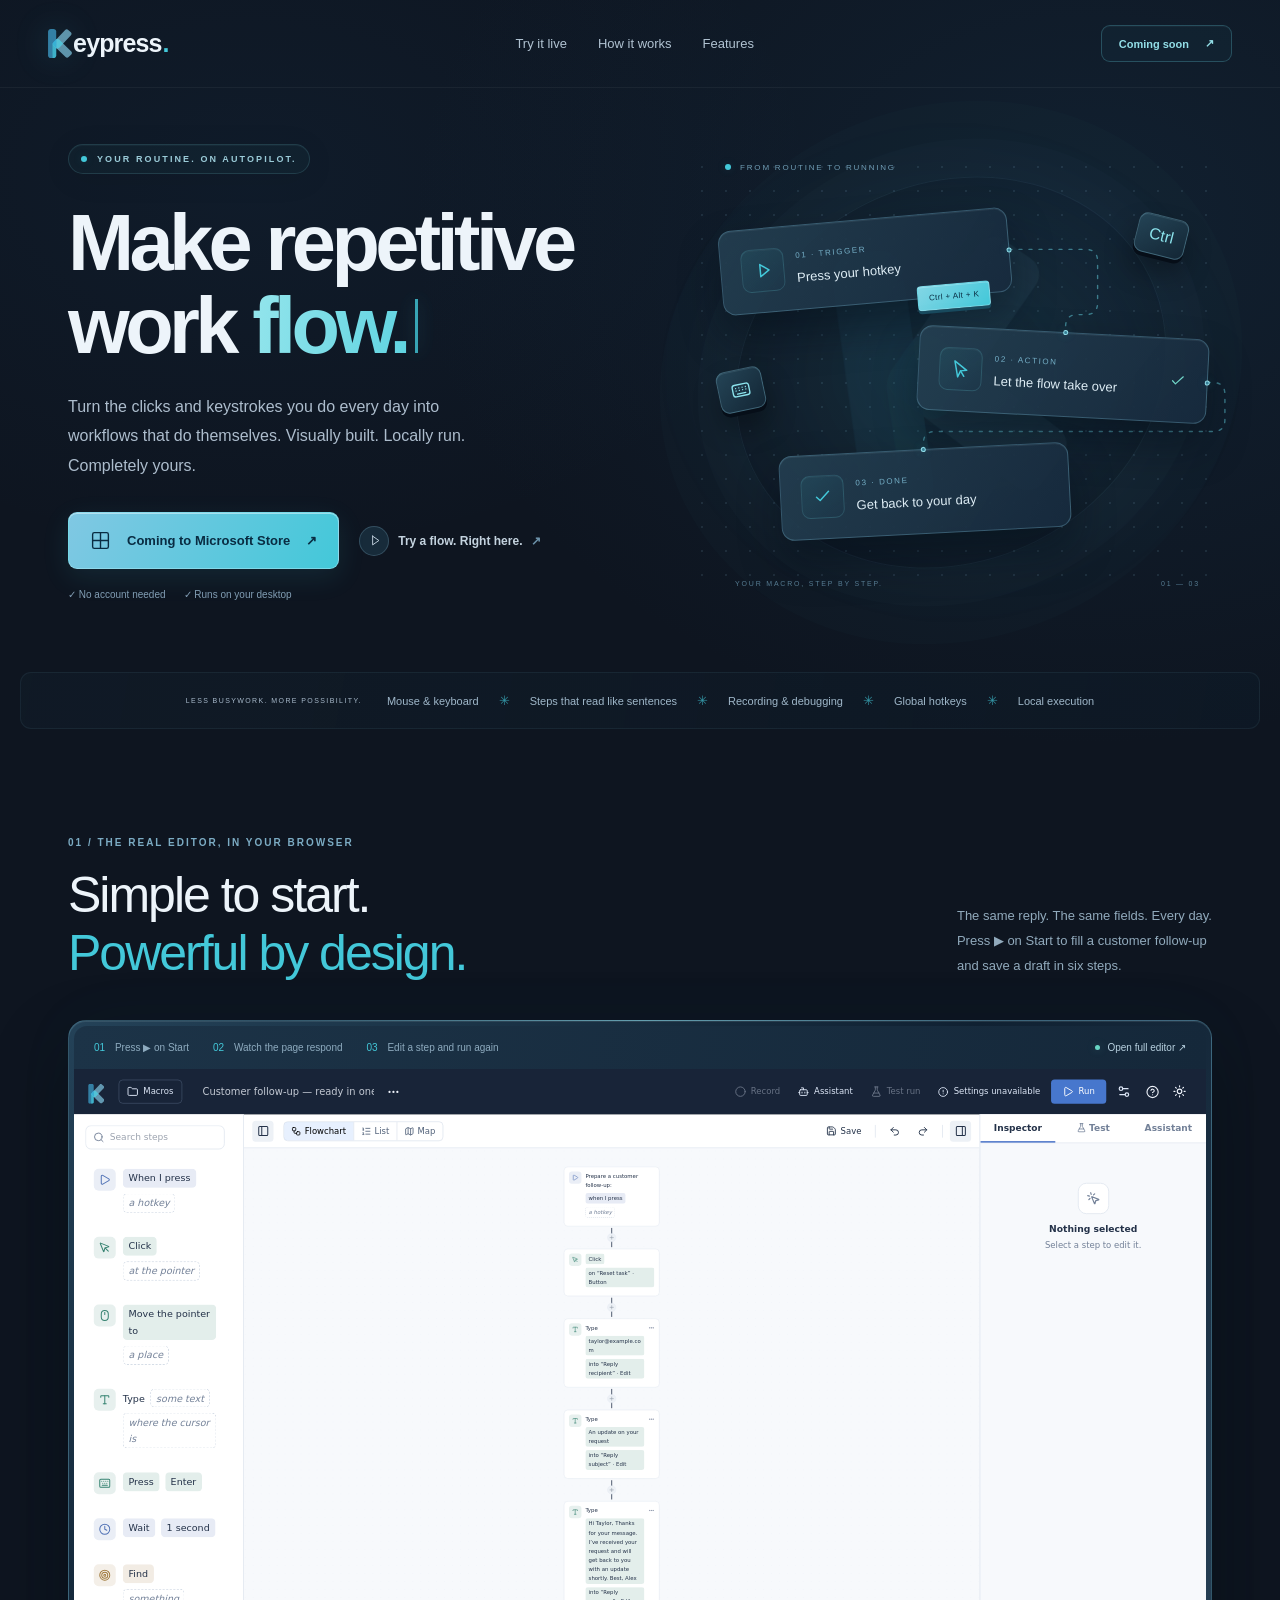
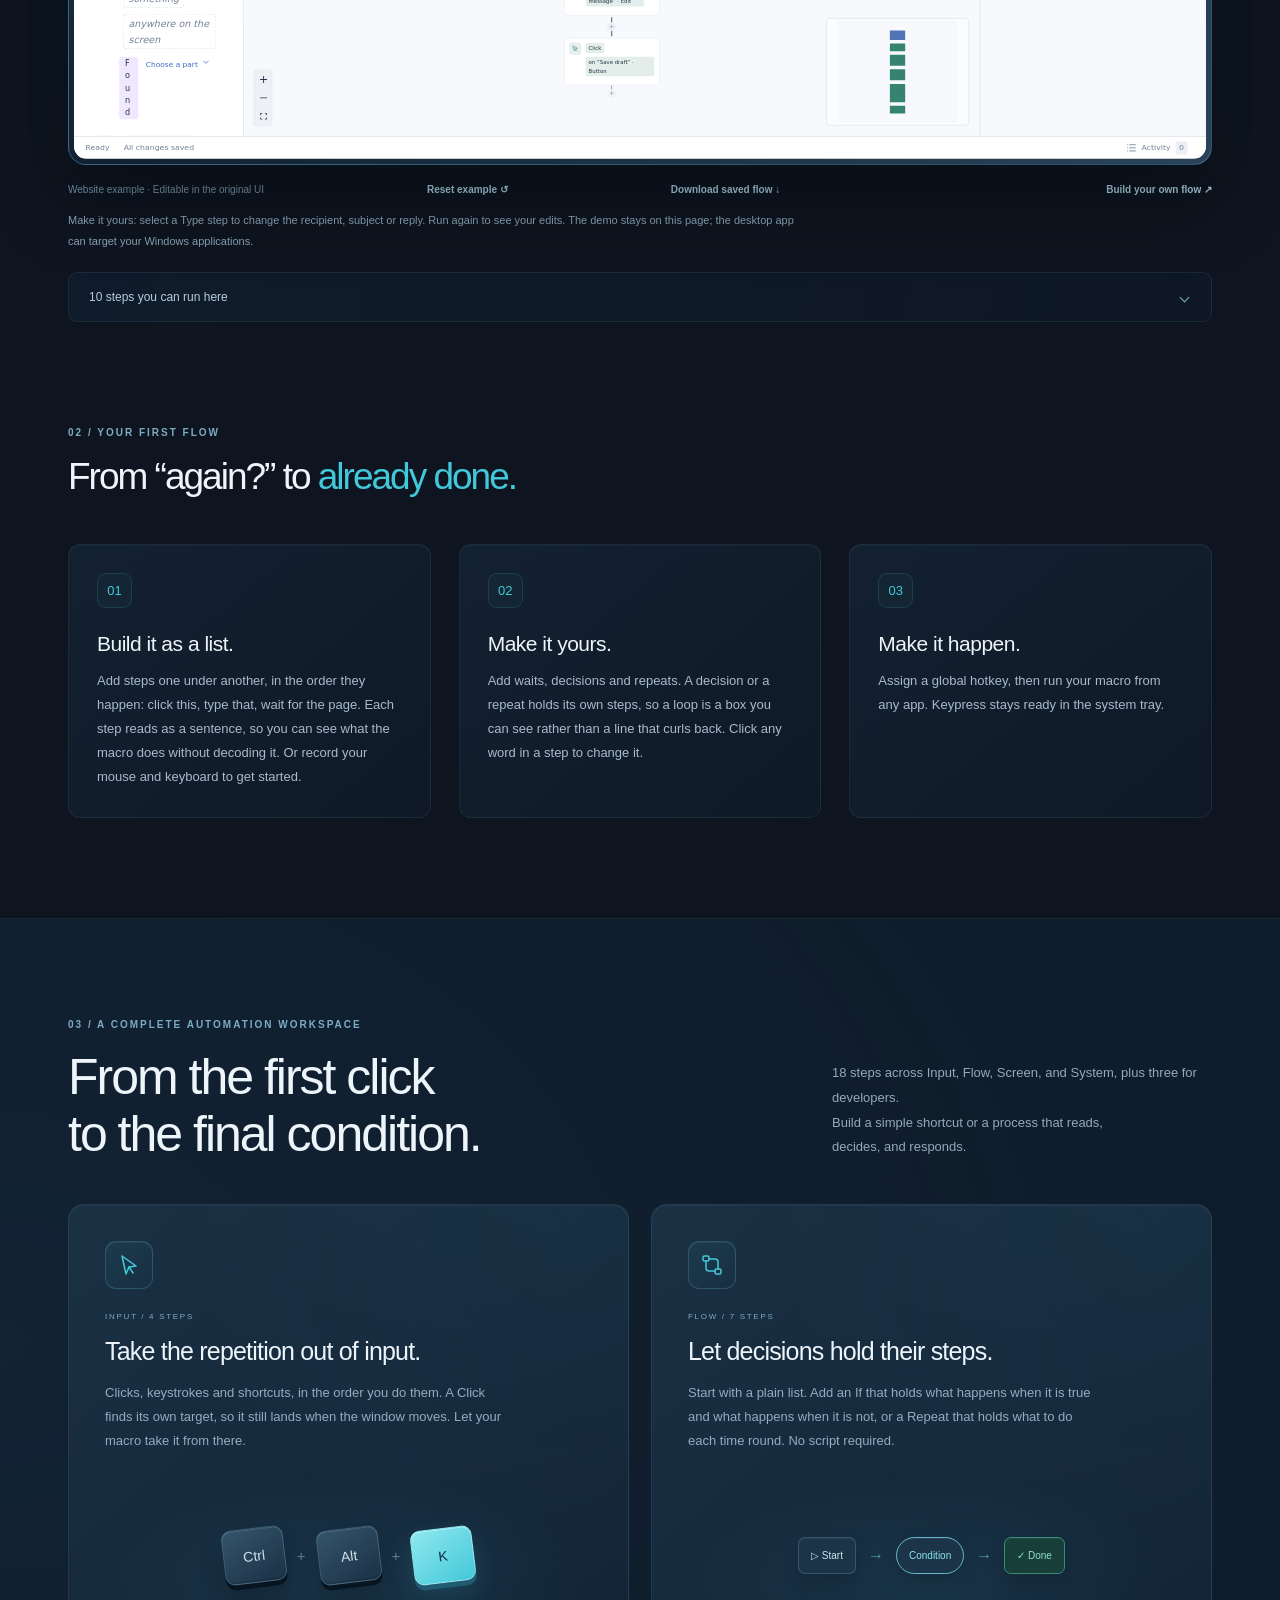
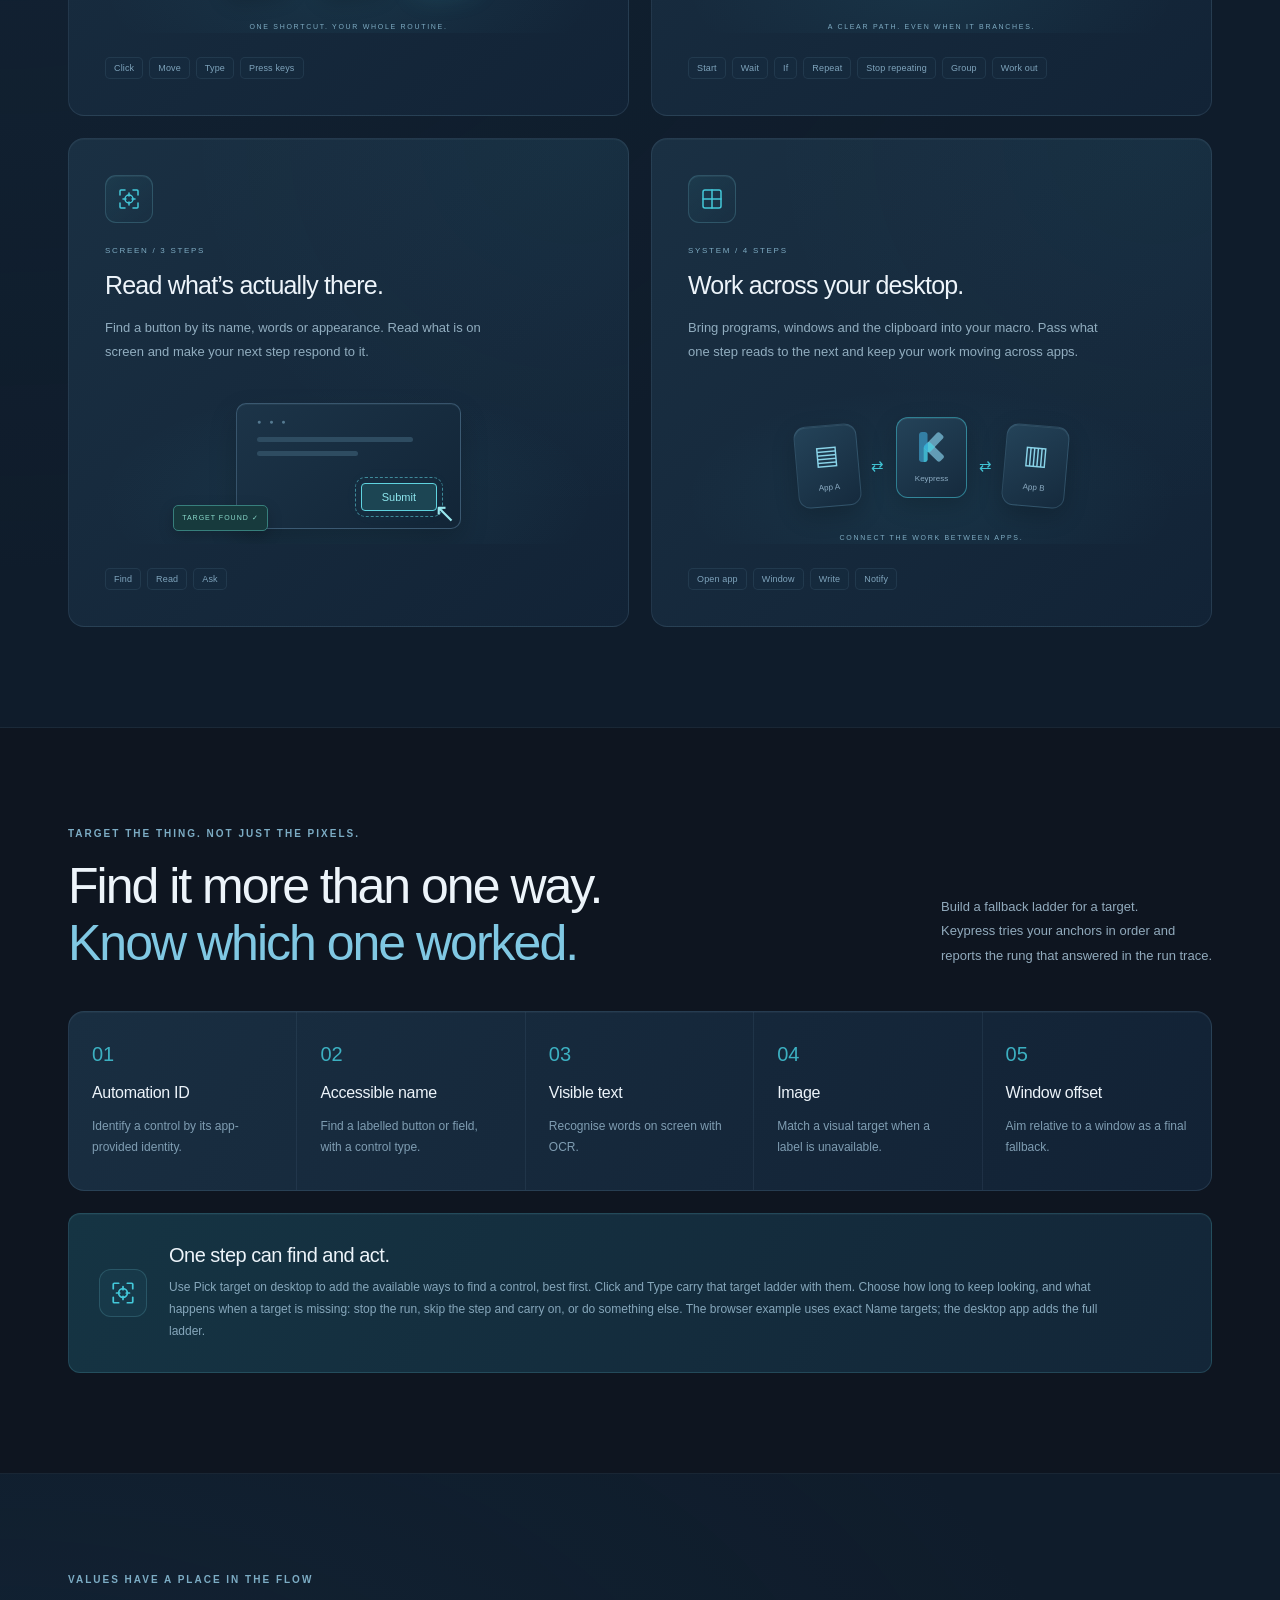
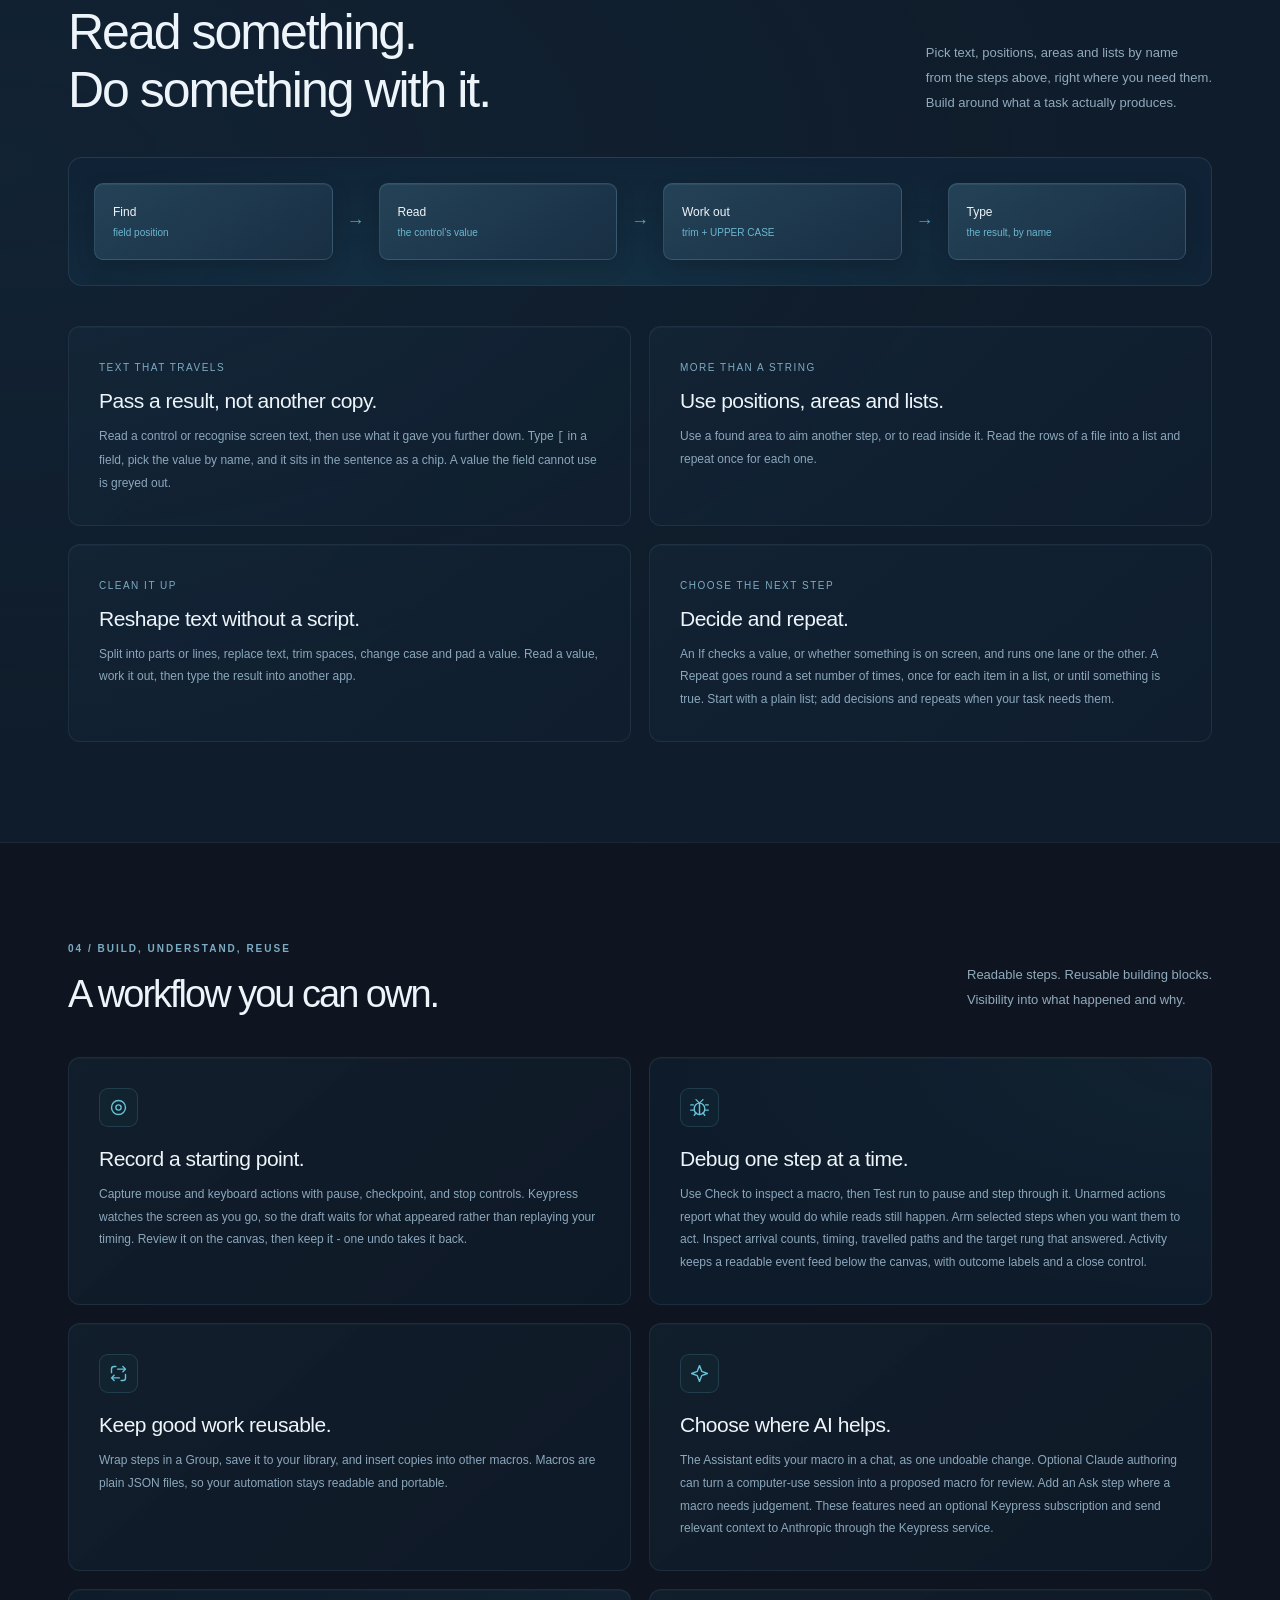
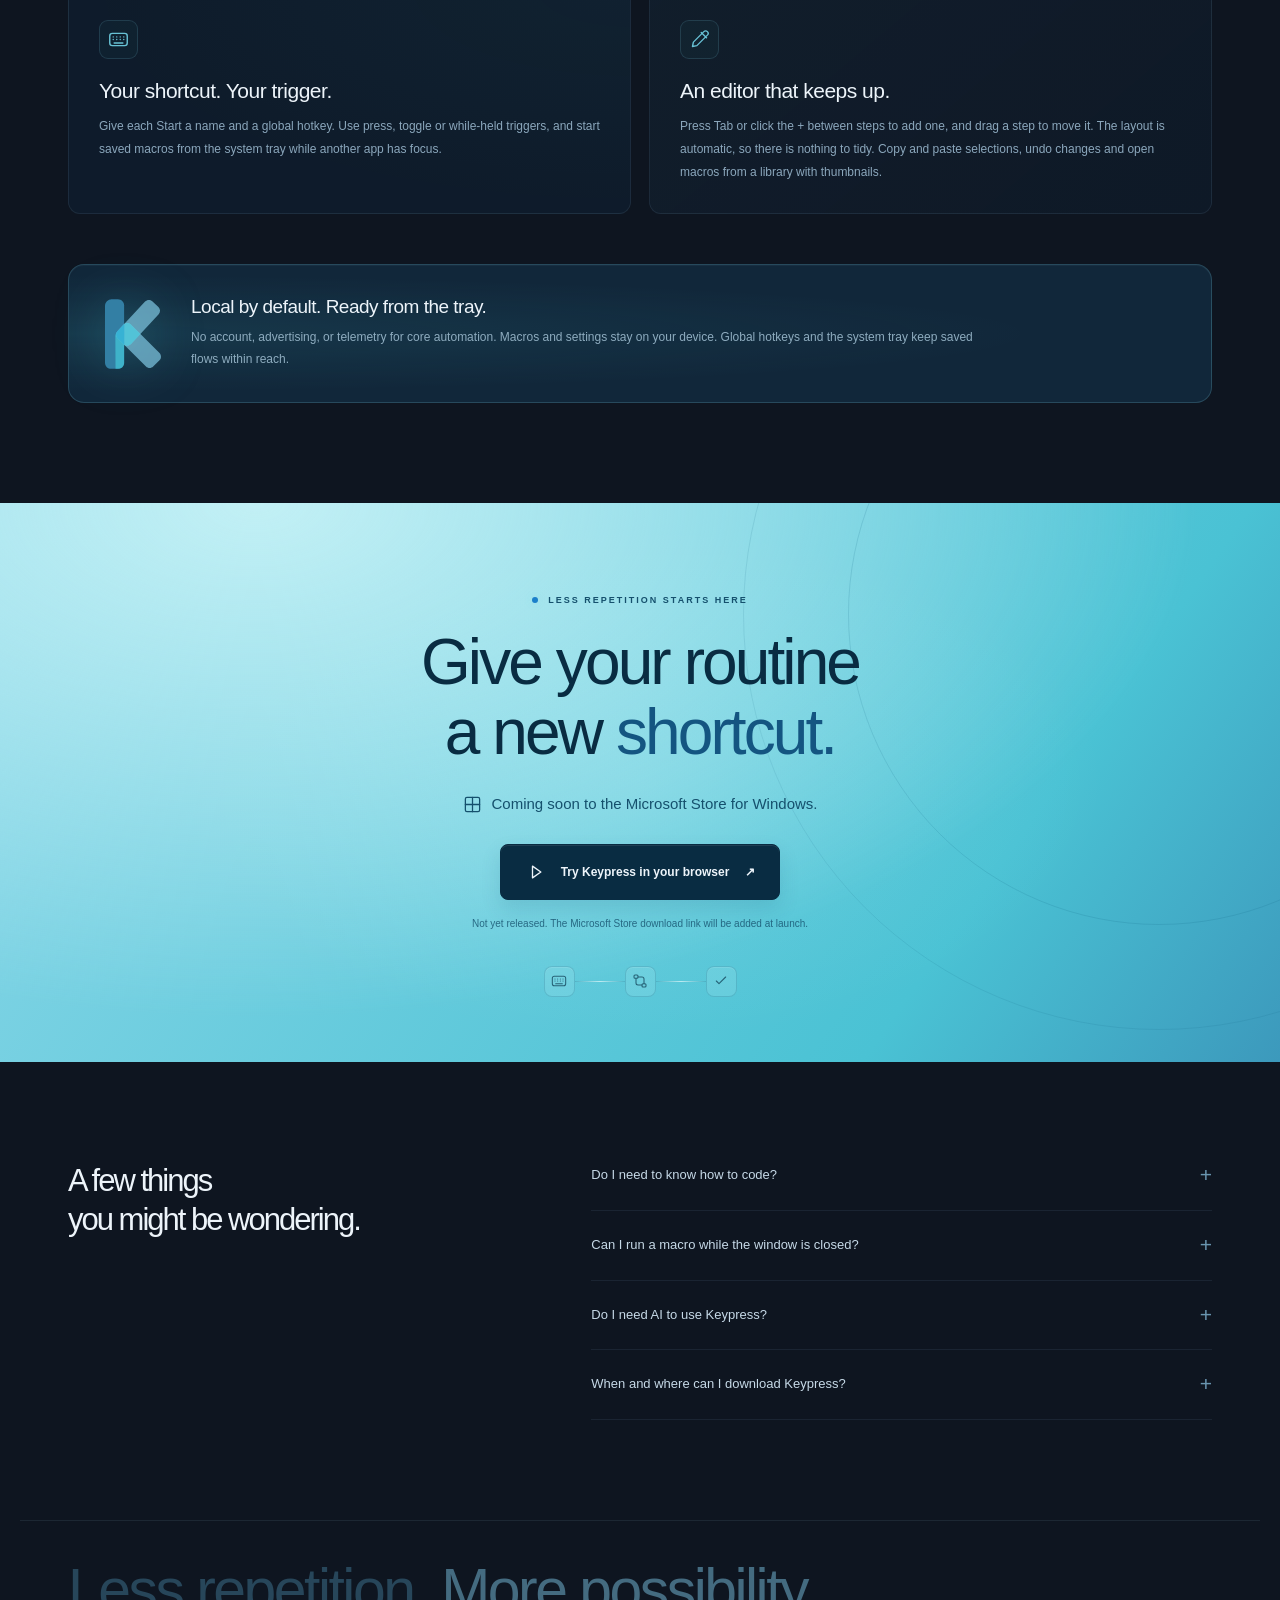
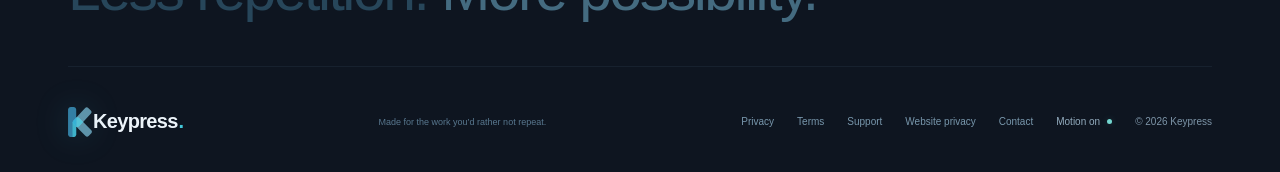
<file: index.html>
<!doctype html>
<html lang="en">
<head>
<meta http-equiv="Content-Security-Policy" content="default-src 'none'; script-src 'self'; style-src 'self' 'unsafe-inline' https://fonts.googleapis.com; font-src 'self' https://fonts.gstatic.com; img-src 'self' data: blob:; frame-src 'self'; connect-src 'none'; object-src 'none'; base-uri 'none'; form-action 'none'">
<meta name="referrer" content="no-referrer">
  <meta charset="UTF-8"><meta name="viewport" content="width=device-width,initial-scale=1">
  <title>Keypress — Make repetitive work flow.</title>
  <meta name="description" content="Turn clicks, keystrokes, and everyday desktop tasks into visual workflows. Meet Keypress, desktop automation you can see and control.">
  <meta name="theme-color" content="#0e1520"><meta property="og:title" content="Keypress — Make repetitive work flow."><meta property="og:description" content="Your routine, on autopilot. Visual desktop automation you can see and control.">
  <link rel="icon" href="assets/keypress-logo.svg"><link rel="stylesheet" href="style.css?v=015b497212e304e92a2a856e849895299030141f"><link rel="stylesheet" href="visual.css?v=015b497212e304e92a2a856e849895299030141f">
</head>
<body>
<svg class="icon-definitions" xmlns="http://www.w3.org/2000/svg" aria-hidden="true"><defs><symbol id="icon-play" viewBox="0 0 24 24"><path d="m9 5 10 7-10 7V5Z"/></symbol><symbol id="icon-pointer" viewBox="0 0 24 24"><path d="m5 3 14 10-7 1-3 7L5 3Z"/><path d="m12 14 4 6"/></symbol><symbol id="icon-check" viewBox="0 0 24 24"><path d="m5 12 4 4L19 6"/></symbol><symbol id="icon-flow" viewBox="0 0 24 24"><rect x="3" y="3" width="6" height="5" rx="1.5"/><rect x="15" y="16" width="6" height="5" rx="1.5"/><path d="M6 8v7a3 3 0 0 0 3 3h6M9 6h6a3 3 0 0 1 3 3v7"/></symbol><symbol id="icon-target" viewBox="0 0 24 24"><path d="M8 3H4a1 1 0 0 0-1 1v4m13-5h4a1 1 0 0 1 1 1v4M3 16v4a1 1 0 0 0 1 1h4m8 0h4a1 1 0 0 0 1-1v-4"/><circle cx="12" cy="12" r="4"/><path d="M12 6v3m0 6v3m-6-6h3m6 0h3"/></symbol><symbol id="icon-windows" viewBox="0 0 24 24"><rect x="3" y="3" width="18" height="18" rx="2"/><path d="M12 3v18M3 12h18"/></symbol><symbol id="icon-arrow" viewBox="0 0 24 24"><path d="M5 19 19 5M5 5h14v14"/></symbol><symbol id="icon-record" viewBox="0 0 24 24"><circle cx="12" cy="12" r="8"/><circle cx="12" cy="12" r="3"/></symbol><symbol id="icon-debug" viewBox="0 0 24 24"><path d="m8 3 4 4 4-4M5 9H2m20 0h-3M5 15H2m20 0h-3M6 21l2-3m10 3-2-3"/><rect x="6" y="7" width="12" height="13" rx="6"/><path d="M12 7v13"/></symbol><symbol id="icon-reuse" viewBox="0 0 24 24"><path d="M20 7h-9m9 0-3-3m3 3-3 3M4 17h9m-9 0 3-3m-3 3 3 3"/><path d="M4 11V7a3 3 0 0 1 3-3h2m11 9v4a3 3 0 0 1-3 3h-2"/></symbol><symbol id="icon-sparkle" viewBox="0 0 24 24"><path d="m12 3 2.5 6.5L21 12l-6.5 2.5L12 21l-2.5-6.5L3 12l6.5-2.5L12 3Z"/></symbol><symbol id="icon-keyboard" viewBox="0 0 24 24"><rect x="2" y="5" width="20" height="14" rx="3"/><path d="M6 9h.01M10 9h.01M14 9h.01M18 9h.01M6 12h.01M10 12h.01M14 12h.01M18 12h.01M7 16h10"/></symbol><symbol id="icon-edit" viewBox="0 0 24 24"><path d="m14 4 6 6M4 20l5-1L21 7a2.8 2.8 0 0 0-4-4L5 15l-1 5Z"/></symbol><symbol id="icon-shield" viewBox="0 0 24 24"><path d="m12 3 8 3v6c0 5-8 9-8 9s-8-4-8-9V6l8-3Z"/><path d="m8 12 3 3 5-6"/></symbol></defs></svg>
<header class="nav"><a class="brand" href="#" aria-label="Keypress home"><img class="brand-logo" src="assets/keypress-logo.svg" alt=""><span class="brand-word">eypress</span><span class="brand-dot">.</span></a><nav aria-label="Main navigation"><a href="#playground">Try it live</a><a href="#how-it-works">How it works</a><a href="#features">Features</a></nav><a class="button small" href="#download">Coming soon <span>↗</span></a></header>
<main>
<section class="hero section-wrap">
  <div class="hero-copy"><div class="eyebrow"><span class="status-dot"></span> YOUR ROUTINE. ON AUTOPILOT.</div><h1>Make repetitive<br>work <em>flow.</em><span class="heading-cursor"></span></h1><p>Turn the clicks and keystrokes you do every day into workflows that do themselves. Visually built. Locally run. Completely yours.</p><div class="hero-actions"><a class="button" href="#download"><svg class="site-icon" aria-hidden="true"><use href="#icon-windows"/></svg> Coming to Microsoft Store <span>↗</span></a><a class="text-link demo-cta" href="#playground"><span class="play-ring"><svg class="site-icon" aria-hidden="true"><use href="#icon-play"/></svg></span> Try a flow. Right here. <span class="link-arrow">↗</span></a></div><div class="hero-note"><span>✓ No account needed</span><span>✓ Runs on your desktop</span></div></div>
  <div class="hero-art" aria-label="Illustrative macro: three steps, one after another"><img class="hero-watermark" src="assets/keypress-logo.svg" alt=""><div class="orbit-label"><span class="status-dot"></span> FROM ROUTINE TO RUNNING</div><svg class="hero-lines" viewBox="0 0 550 420" aria-hidden="true"><path data-connection="first"/><path data-connection="second"/></svg><div class="mini-node start"><span class="hero-port out" data-port="output"></span><span class="node-icon"><svg class="site-icon" aria-hidden="true"><use href="#icon-play"/></svg></span><div><small>01 · TRIGGER</small><strong>Press your hotkey</strong></div><kbd>Ctrl + Alt + K</kbd></div><div class="mini-node middle"><span class="hero-port in" data-port="input"></span><span class="hero-port out" data-port="output"></span><span class="node-icon"><svg class="site-icon" aria-hidden="true"><use href="#icon-pointer"/></svg></span><div><small>02 · ACTION</small><strong>Let the flow take over</strong></div><span class="node-check"><svg class="site-icon" aria-hidden="true"><use href="#icon-check"/></svg></span></div><div class="mini-node end"><span class="hero-port in" data-port="input"></span><span class="node-icon"><svg class="site-icon" aria-hidden="true"><use href="#icon-check"/></svg></span><div><small>03 · DONE</small><strong>Get back to your day</strong></div></div><span class="floating-key key-one">Ctrl</span><span class="floating-key key-two"><svg class="site-icon" aria-hidden="true"><use href="#icon-keyboard"/></svg></span><div class="art-footer"><span>YOUR MACRO, STEP BY STEP.</span><span>01 — 03</span></div></div>
</section>
<div class="capability-strip"><span>LESS BUSYWORK. MORE POSSIBILITY.</span><div>Mouse & keyboard <i>✳</i> Steps that read like sentences <i>✳</i> Recording & debugging <i>✳</i> Global hotkeys <i>✳</i> Local execution</div></div>
<section class="section-wrap playground-section" id="playground"><span id="tour" class="tour-anchor"></span><div class="section-top"><div><div class="eyebrow">01 / THE REAL EDITOR, IN YOUR BROWSER</div><h2>Simple to start.<br><em>Powerful by design.</em></h2></div><p>The same reply. The same fields. Every day.<br>Press ▶ on Start to fill a customer follow-up<br>and save a draft in six steps.</p></div><div class="editor-shell"><div class="editor-intro"><span><b>01</b> Press ▶ on Start</span><span><b>02</b> Watch the page respond</span><span><b>03</b> Edit a step and run again</span><a href="flow-editor.html" target="_blank" rel="noopener"><span class="editor-live-dot"></span> Open full editor ↗</a></div><iframe class="live-editor" id="tour-editor" src="flow-editor.html?tour=1&v=015b497212e304e92a2a856e849895299030141f" title="Interactive Keypress flow editor"></iframe></div><div class="under-demo"><span>Website example · Editable in the original UI</span><button class="text-link" id="reset-tour" type="button">Reset example ↺</button><button class="text-link" id="export-flow" type="button">Download saved flow ↓</button><span id="export-status" role="status"></span><a href="flow-editor.html" target="_blank" rel="noopener" class="text-link">Build your own flow ↗</a></div><p class="editor-boundary">Make it yours: select a Type step to change the recipient, subject or reply. Run again to see your edits. The demo stays on this page; the desktop app can target your Windows applications.</p><details class="browser-coverage"><summary>10 steps you can run here</summary><p>Start · Click · Type · Wait · Find · Read · If · Repeat · Stop repeating · Group</p><p>Use exact page targets, fixed waits and counted repeats. Other steps can still be added and edited here, and run in the desktop app.</p></details></section>
<section class="section-wrap automation-lab" id="automation-lab" hidden><div class="section-top"><div><div class="eyebrow">YOUR FLOW. IN ACTION.</div><h2>The follow-up.<br><em>Already drafted.</em></h2></div><p>Three fields filled. A draft saved.<br>Watch the canvas do the repetitive part,<br>then review the result.</p></div><div class="lab-grid"><div class="lab-form reply-composer"><div class="composer-heading"><span>Customer follow-up</span><span class="demo-pill">Demo workspace</span></div><label for="reply-recipient">To</label><input id="reply-recipient" data-demo-field aria-label="Reply recipient" type="email" maxlength="400" autocomplete="off" placeholder="Recipient"><label for="reply-subject">Subject</label><input id="reply-subject" data-demo-field aria-label="Reply subject" maxlength="400" autocomplete="off" placeholder="Subject"><label for="task-output">Message</label><textarea id="task-output" data-demo-field aria-label="Reply message" rows="6" maxlength="400" placeholder="Your follow-up will be written here…"></textarea><div class="lab-tools"><button type="button" id="reply-save" data-demo-click="Save draft">Save draft</button><button type="button" id="task-reset" data-demo-click="Reset task">Clear fields</button></div><p class="composer-note">A demo draft on this page. No email is sent.</p></div><div class="lab-result"><span class="feature-kicker result-label"><span class="status-dot"></span> LIVE RESULT</span><strong id="task-state" role="status">Ready to draft</strong><div id="draft-preview" class="draft-preview" hidden><dl><dt>To</dt><dd id="draft-recipient"></dd><dt>Subject</dt><dd id="draft-subject"></dd></dl><p id="draft-message"></p><span class="draft-caption">Saved for review · Demo only</span></div><p id="task-log">Press Play on the canvas to fill the fields and save a follow-up for review.</p></div></div><details class="browser-coverage navigation-disclosure"><summary>Explore the available page targets ↗</summary><div class="lab-navigation" aria-label="Targets used by the canvas example"><span>Choose a destination for your flow</span><button type="button" data-tour-target="features" aria-label="Explore actions">Explore actions ↗</button><button type="button" data-tour-target="targeting" aria-label="Explore targeting">Explore targeting ↗</button><button type="button" data-tour-target="data-flow" aria-label="Explore data connections">Explore data connections ↗</button><button type="button" data-tour-target="real-app" aria-label="Explore the workspace">Explore the workspace ↗</button><button type="button" data-tour-target="automation-lab" aria-label="Explore the task result">Explore the task result ↗</button><button type="button" data-tour-target="download" aria-label="Explore downloads">Explore downloads ↗</button><button type="button" data-tour-target="playground" aria-label="Back to the flow">Back to the flow ↗</button></div></details></section>
<section class="section-wrap steps-section" id="how-it-works"><div class="eyebrow">02 / YOUR FIRST FLOW</div><h2>From “again?” to <em>already done.</em></h2><div class="steps"><article><span class="step-number">01</span><h3>Build it as a list.</h3><p>Add steps one under another, in the order they happen: click this, type that, wait for the page. Each step reads as a sentence, so you can see what the macro does without decoding it. Or record your mouse and keyboard to get started.</p></article><article><span class="step-number">02</span><h3>Make it yours.</h3><p>Add waits, decisions and repeats. A decision or a repeat holds its own steps, so a loop is a box you can see rather than a line that curls back. Click any word in a step to change it.</p></article><article><span class="step-number">03</span><h3>Make it happen.</h3><p>Assign a global hotkey, then run your macro from any app. Keypress stays ready in the system tray.</p></article></div></section>
<section class="features-section" id="features"><div class="section-wrap"><div class="section-top"><div><div class="eyebrow">03 / A COMPLETE AUTOMATION WORKSPACE</div><h2>From the first click<br>to the final condition.</h2></div><p>18 steps across Input, Flow, Screen, and System, plus three for developers.<br>Build a simple shortcut or a process that reads,<br>decides, and responds.</p></div><div class="feature-grid expanded-features">
<article class="feature"><span class="feature-icon"><svg class="site-icon" aria-hidden="true"><use href="#icon-pointer"/></svg></span><span class="feature-kicker">INPUT / 4 STEPS</span><h3>Take the repetition out of input.</h3><p>Clicks, keystrokes and shortcuts, in the order you do them. A Click finds its own target, so it still lands when the window moves. Let your macro take it from there.</p><div class="feature-art key-art" aria-hidden="true"><kbd>Ctrl</kbd><span>+</span><kbd>Alt</kbd><span>+</span><kbd class="lit-key">K</kbd><div class="art-caption">ONE SHORTCUT. YOUR WHOLE ROUTINE.</div></div><div class="feature-tags"><span>Click</span><span>Move</span><span>Type</span><span>Press keys</span></div></article>
<article class="feature"><span class="feature-icon"><svg class="site-icon" aria-hidden="true"><use href="#icon-flow"/></svg></span><span class="feature-kicker">FLOW / 7 STEPS</span><h3>Let decisions hold their steps.</h3><p>Start with a plain list. Add an If that holds what happens when it is true and what happens when it is not, or a Repeat that holds what to do each time round. No script required.</p><div class="feature-art route-art" aria-hidden="true"><span class="route-start">▷ Start</span><i>→</i><span class="route-decision">Condition</span><i>→</i><span class="route-result">✓ Done</span><div class="art-caption">A CLEAR PATH. EVEN WHEN IT BRANCHES.</div></div><div class="feature-tags"><span>Start</span><span>Wait</span><span>If</span><span>Repeat</span><span>Stop repeating</span><span>Group</span><span>Work out</span></div></article>
<article class="feature"><span class="feature-icon"><svg class="site-icon" aria-hidden="true"><use href="#icon-target"/></svg></span><span class="feature-kicker">SCREEN / 3 STEPS</span><h3>Read what’s actually there.</h3><p>Find a button by its name, words or appearance. Read what is on screen and make your next step respond to it.</p><div class="feature-art scan-art" aria-hidden="true"><div class="scan-window"><div class="scan-dots">● ● ●</div><span class="scan-line"></span><span class="scan-line short"></span><span class="scan-target">Submit <b>↖</b></span></div><span class="scan-badge">TARGET FOUND ✓</span></div><div class="feature-tags"><span>Find</span><span>Read</span><span>Ask</span></div></article>
<article class="feature"><span class="feature-icon"><svg class="site-icon" aria-hidden="true"><use href="#icon-windows"/></svg></span><span class="feature-kicker">SYSTEM / 4 STEPS</span><h3>Work across your desktop.</h3><p>Bring programs, windows and the clipboard into your macro. Pass what one step reads to the next and keep your work moving across apps.</p><div class="feature-art apps-art" aria-hidden="true"><span class="app-tile">▤<small>App A</small></span><i>⇄</i><span class="app-tile"><img src="assets/keypress-logo.svg" alt=""><small>Keypress</small></span><i>⇄</i><span class="app-tile">▥<small>App B</small></span><div class="art-caption">CONNECT THE WORK BETWEEN APPS.</div></div><div class="feature-tags"><span>Open app</span><span>Window</span><span>Write</span><span>Notify</span></div></article>
</div></div></section>
<section class="section-wrap targeting-section" id="targeting"><div class="section-top"><div><div class="eyebrow">TARGET THE THING. NOT JUST THE PIXELS.</div><h2>Find it more than one way.<br><em>Know which one worked.</em></h2></div><p>Build a fallback ladder for a target.<br>Keypress tries your anchors in order and<br>reports the rung that answered in the run trace.</p></div><div class="target-ladder"><article><b>01</b><h3>Automation ID</h3><p>Identify a control by its app-provided identity.</p></article><article><b>02</b><h3>Accessible name</h3><p>Find a labelled button or field, with a control type.</p></article><article><b>03</b><h3>Visible text</h3><p>Recognise words on screen with OCR.</p></article><article><b>04</b><h3>Image</h3><p>Match a visual target when a label is unavailable.</p></article><article><b>05</b><h3>Window offset</h3><p>Aim relative to a window as a final fallback.</p></article></div><div class="feature-callout"><span><svg class="site-icon" aria-hidden="true"><use href="#icon-target"/></svg></span><div><h3>One step can find and act.</h3><p>Use Pick target on desktop to add the available ways to find a control, best first. Click and Type carry that target ladder with them. Choose how long to keep looking, and what happens when a target is missing: stop the run, skip the step and carry on, or do something else. The browser example uses exact Name targets; the desktop app adds the full ladder.</p></div></div></section>
<section class="features-section" id="data-flow"><div class="section-wrap"><div class="section-top"><div><div class="eyebrow">VALUES HAVE A PLACE IN THE FLOW</div><h2>Read something.<br>Do something with it.</h2></div><p>Pick text, positions, areas and lists by name<br>from the steps above, right where you need them.<br>Build around what a task actually produces.</p></div><div class="value-pipeline" aria-label="A macro can read a value, reshape it and type it"><span>Find<small>field position</small></span><i>→</i><span>Read<small>the control’s value</small></span><i>→</i><span>Work out<small>trim + UPPER CASE</small></span><i>→</i><span>Type<small>the result, by name</small></span></div><div class="depth-grid"><article><span class="depth-number">TEXT THAT TRAVELS</span><h3>Pass a result, not another copy.</h3><p>Read a control or recognise screen text, then use what it gave you further down. Type <kbd>[</kbd> in a field, pick the value by name, and it sits in the sentence as a chip. A value the field cannot use is greyed out.</p></article><article><span class="depth-number">MORE THAN A STRING</span><h3>Use positions, areas and lists.</h3><p>Use a found area to aim another step, or to read inside it. Read the rows of a file into a list and repeat once for each one.</p></article><article><span class="depth-number">CLEAN IT UP</span><h3>Reshape text without a script.</h3><p>Split into parts or lines, replace text, trim spaces, change case and pad a value. Read a value, work it out, then type the result into another app.</p></article><article><span class="depth-number">CHOOSE THE NEXT STEP</span><h3>Decide and repeat.</h3><p>An If checks a value, or whether something is on screen, and runs one lane or the other. A Repeat goes round a set number of times, once for each item in a list, or until something is true. Start with a plain list; add decisions and repeats when your task needs them.</p></article></div></div></section>
<section class="section-wrap real-app" id="real-app"><div class="section-top"><div><div class="eyebrow">04 / BUILD, UNDERSTAND, REUSE</div><h2>A workflow you can own.</h2></div><p>Readable steps. Reusable building blocks.<br>Visibility into what happened and why.</p></div><div class="depth-grid"><article><span class="workspace-feature-icon"><svg class="site-icon" aria-hidden="true"><use href="#icon-record"/></svg></span><h3>Record a starting point.</h3><p>Capture mouse and keyboard actions with pause, checkpoint, and stop controls. Keypress watches the screen as you go, so the draft waits for what appeared rather than replaying your timing. Review it on the canvas, then keep it - one undo takes it back.</p></article><article><span class="workspace-feature-icon"><svg class="site-icon" aria-hidden="true"><use href="#icon-debug"/></svg></span><h3>Debug one step at a time.</h3><p>Use Check to inspect a macro, then Test run to pause and step through it. Unarmed actions report what they would do while reads still happen. Arm selected steps when you want them to act. Inspect arrival counts, timing, travelled paths and the target rung that answered. Activity keeps a readable event feed below the canvas, with outcome labels and a close control.</p></article><article><span class="workspace-feature-icon"><svg class="site-icon" aria-hidden="true"><use href="#icon-reuse"/></svg></span><h3>Keep good work reusable.</h3><p>Wrap steps in a Group, save it to your library, and insert copies into other macros. Macros are plain JSON files, so your automation stays readable and portable.</p></article><article><span class="workspace-feature-icon"><svg class="site-icon" aria-hidden="true"><use href="#icon-sparkle"/></svg></span><h3>Choose where AI helps.</h3><p>The Assistant edits your macro in a chat, as one undoable change. Optional Claude authoring can turn a computer-use session into a proposed macro for review. Add an Ask step where a macro needs judgement. These features need an optional Keypress subscription and send relevant context to Anthropic through the Keypress service.</p></article><article><span class="workspace-feature-icon"><svg class="site-icon" aria-hidden="true"><use href="#icon-keyboard"/></svg></span><h3>Your shortcut. Your trigger.</h3><p>Give each Start a name and a global hotkey. Use press, toggle or while-held triggers, and start saved macros from the system tray while another app has focus.</p></article><article><span class="workspace-feature-icon"><svg class="site-icon" aria-hidden="true"><use href="#icon-edit"/></svg></span><h3>An editor that keeps up.</h3><p>Press Tab or click the + between steps to add one, and drag a step to move it. The layout is automatic, so there is nothing to tidy. Copy and paste selections, undo changes and open macros from a library with thumbnails.</p></article></div><div class="privacy-band"><img src="assets/keypress-logo.svg" alt=""><div><h3>Local by default. Ready from the tray.</h3><p>No account, advertising, or telemetry for core automation. Macros and settings stay on your device. Global hotkeys and the system tray keep saved flows within reach.</p></div></div></section>
<section class="download-section" id="download"><div class="section-wrap download-inner"><div class="eyebrow"><span class="status-dot"></span> LESS REPETITION STARTS HERE</div><h2>Give your routine<br>a new <em>shortcut.</em></h2><p class="store-availability"><svg class="site-icon" aria-hidden="true"><use href="#icon-windows"/></svg>Coming soon to the Microsoft Store for Windows.</p><a class="button download-button" href="#playground"><svg class="site-icon" aria-hidden="true"><use href="#icon-play"/></svg> Try Keypress in your browser <span>↗</span></a><p class="download-note">Not yet released. The Microsoft Store download link will be added at launch.</p><div class="download-line" aria-hidden="true"><span><svg class="site-icon" aria-hidden="true"><use href="#icon-keyboard"/></svg></span><i></i><span><svg class="site-icon" aria-hidden="true"><use href="#icon-flow"/></svg></span><i></i><span><svg class="site-icon" aria-hidden="true"><use href="#icon-check"/></svg></span></div></div></section>
<section class="section-wrap faq-section"><h2>A few things<br>you might be wondering.</h2><div class="faq-list"><details><summary>Do I need to know how to code?<span>+</span></summary><p>No. A macro is a list of steps that read like sentences: add a step, then click the words in it to change what it does.</p></details><details><summary>Can I run a macro while the window is closed?<span>+</span></summary><p>Yes. Closing the window keeps Keypress running in the system tray. Start a saved macro from the tray or its global hotkey. Quit Keypress from the tray when you want to exit.</p></details><details><summary>Do I need AI to use Keypress?<span>+</span></summary><p>No. Build and run macros locally. Optional Claude features need an optional Keypress subscription, and send the context needed for those features to Anthropic through the Keypress service. Nothing is sent unless you use one of those features.</p></details><details><summary>When and where can I download Keypress?<span>+</span></summary><p>Keypress has not been released yet. It is planned for the Microsoft Store; a launch date has not been announced. The download link will appear here when Keypress launches. Until then, try the interactive editor above.</p></details></div></section>
</main>
<aside id="tour-panel" class="tour-panel" aria-label="Website flow progress" hidden><img src="assets/keypress-logo.svg" alt=""><div class="tour-panel-copy"><strong id="tour-title">Running from the canvas</strong><p id="tour-status" role="status" aria-live="polite"></p><progress id="tour-progress" max="9" value="0" aria-label="Flow progress"></progress></div><button id="tour-stop" type="button" class="tour-control">Stop</button><a href="#playground" class="tour-control" id="tour-return">View flow</a><button id="tour-dismiss" type="button" class="tour-dismiss" aria-label="Dismiss tour progress" hidden>×</button></aside>
<footer class="section-wrap"><div class="footer-signature" aria-hidden="true">Less repetition.<span>More possibility.</span></div><a class="brand" href="#"><img class="brand-logo" src="assets/keypress-logo.svg" alt="">Keypress<span class="brand-dot">.</span></a><span>Made for the work you’d rather not repeat.</span><div><a href="app-privacy.html">Privacy</a><a href="terms.html">Terms</a><a href="support.html">Support</a><a href="privacy.html">Website privacy</a><a href="mailto:alex@keypress.download">Contact</a><button class="motion-toggle" id="motion-toggle" type="button" aria-pressed="false" aria-label="Pause decorative animations">Motion on<span class="motion-indicator" aria-hidden="true"></span></button><span>© 2026 Keypress</span></div></footer>

<script type="module" src="site.js?v=015b497212e304e92a2a856e849895299030141f"></script></body></html>
</file>
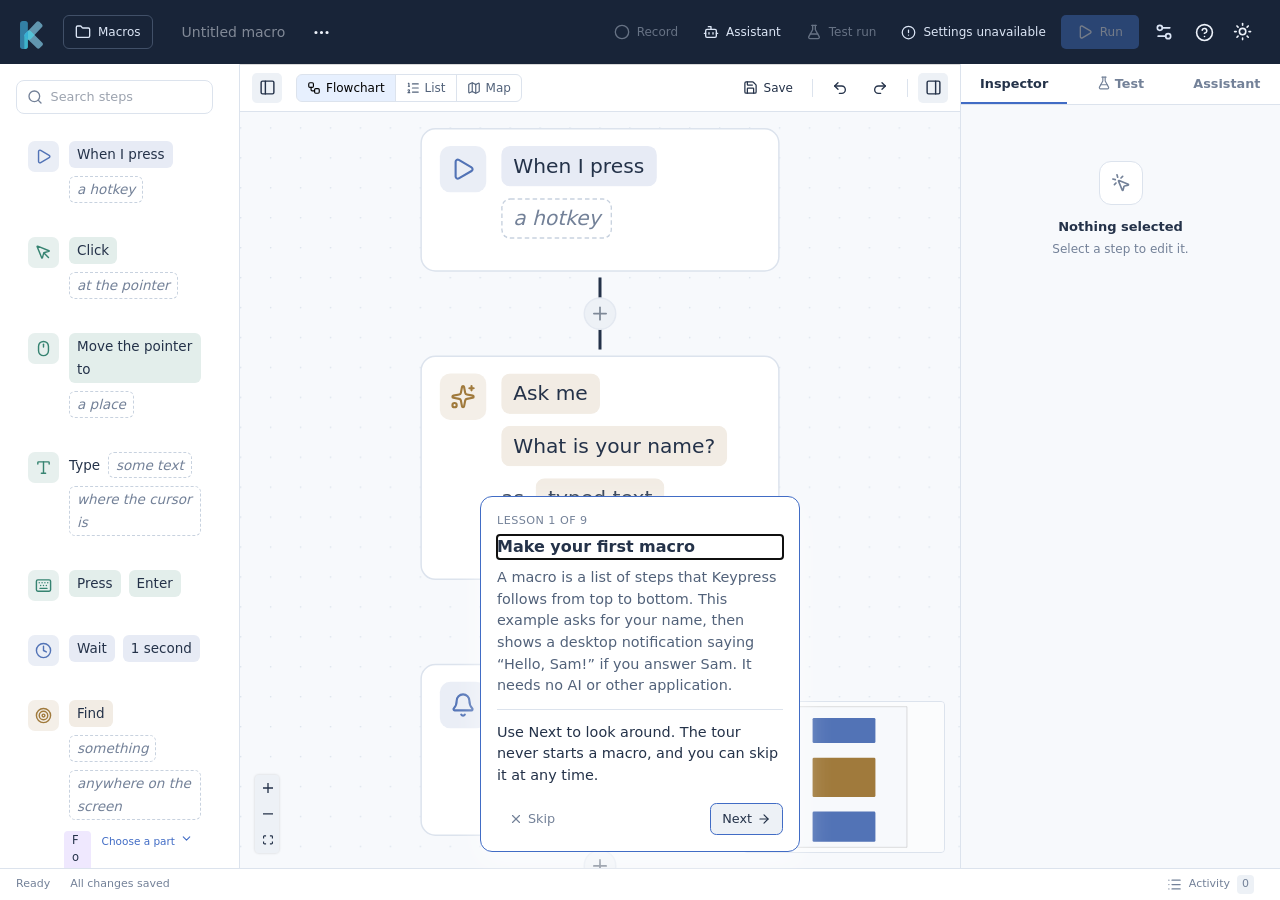
<file: editor/index.html>
<!doctype html><html lang="en" class="dark"><head>
<meta http-equiv="Content-Security-Policy" content="default-src 'none'; script-src 'self'; style-src 'self' 'unsafe-inline' https://fonts.googleapis.com; font-src 'self' https://fonts.gstatic.com; img-src 'self' data: blob:; frame-src 'self'; connect-src 'none'; object-src 'none'; base-uri 'none'; form-action 'none'">
<meta name="referrer" content="no-referrer"><meta charset="UTF-8"><meta name="viewport" content="width=device-width,initial-scale=1"><title>Try the Keypress flow editor</title>  <script type="module" crossorigin src="/editor/assets/index-2ybAHAB-.js"></script>
  <link rel="stylesheet" crossorigin href="/editor/assets/index-B3IIEtPk.css">
</head><body><div id="app"></div></body></html>
</file>
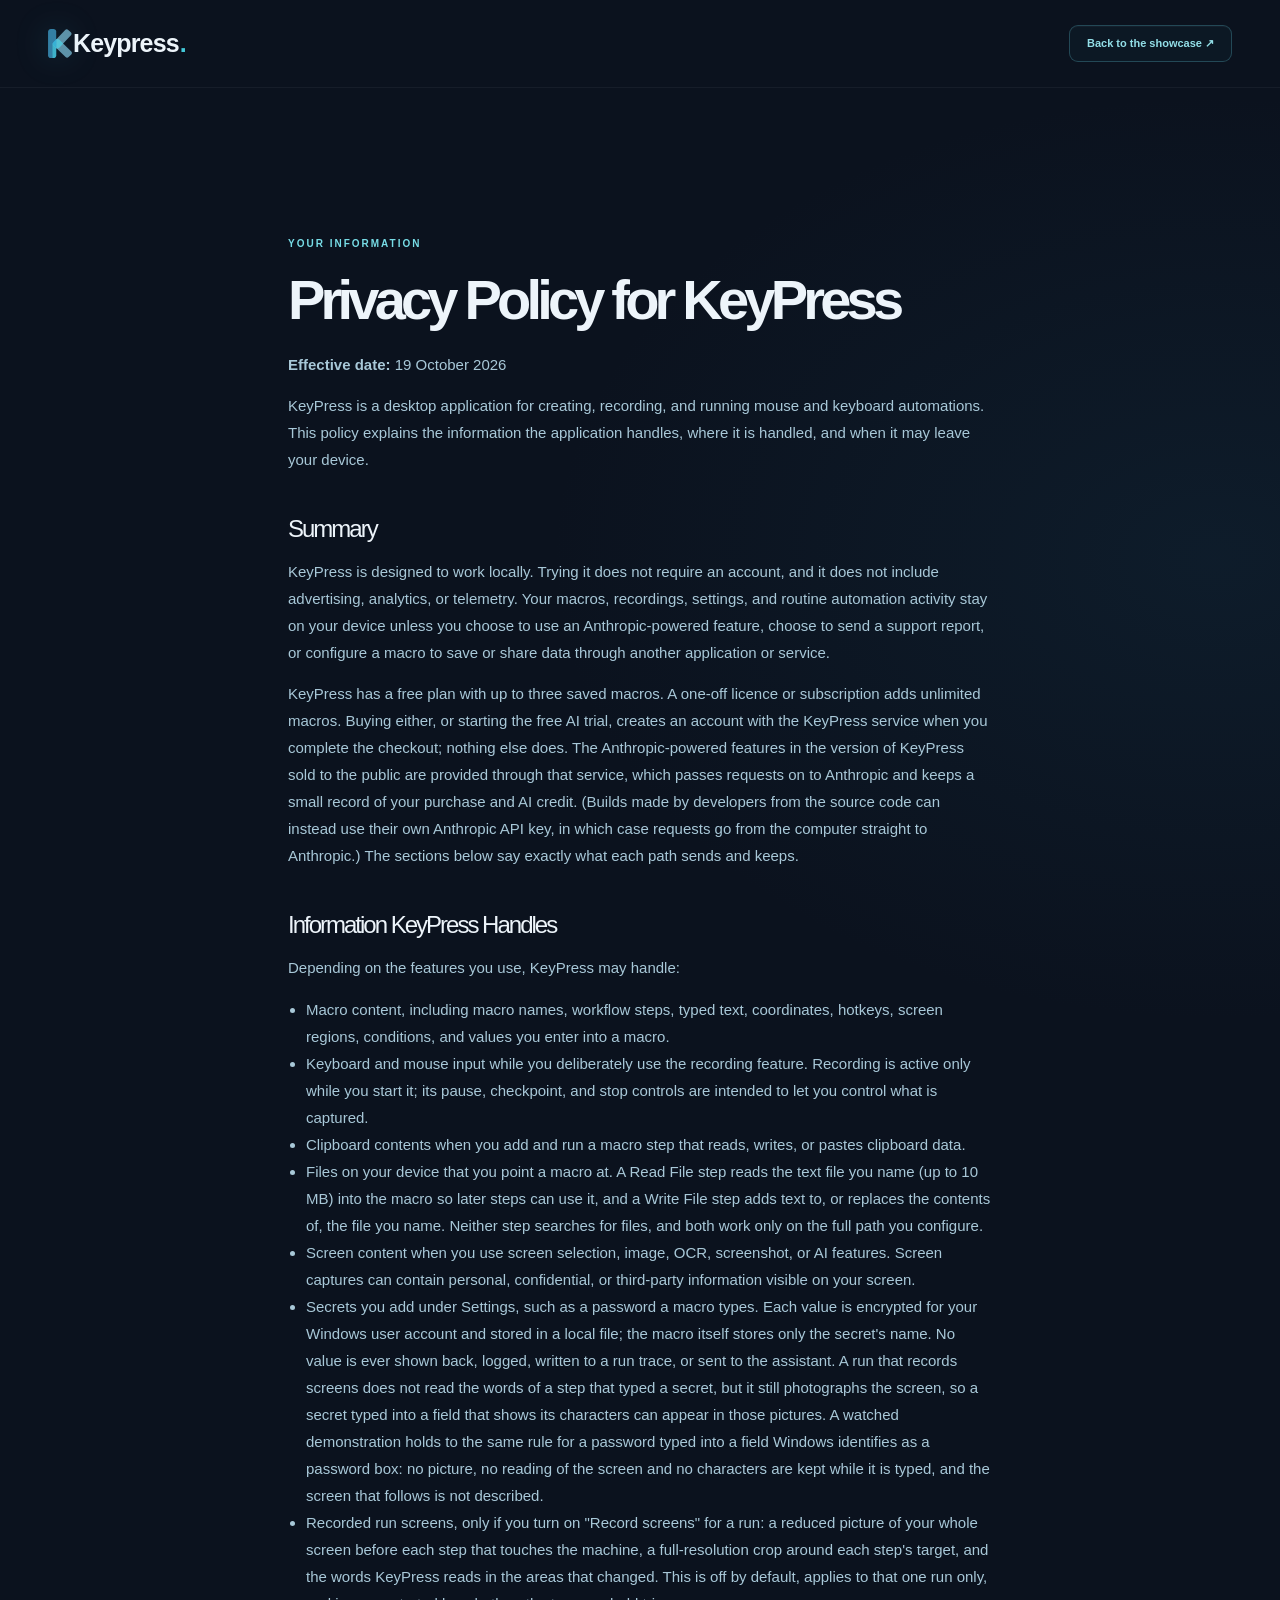
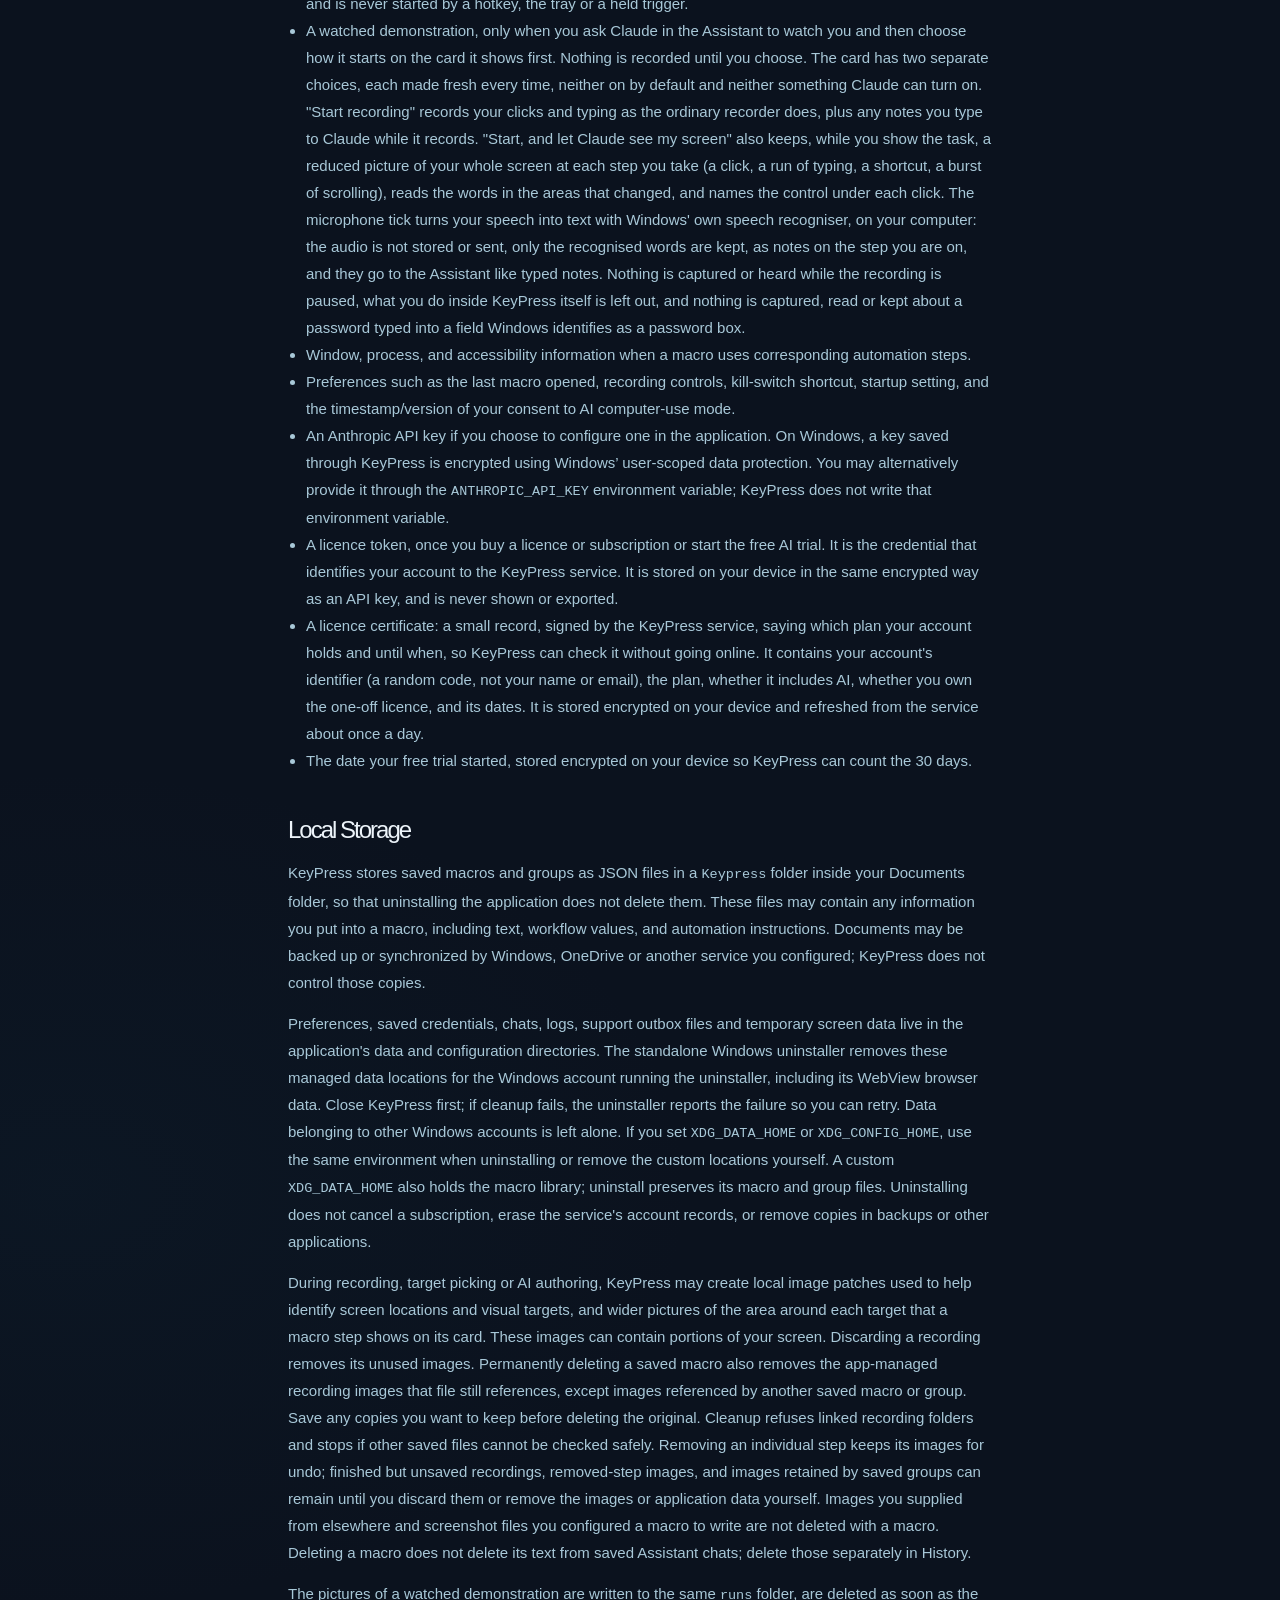
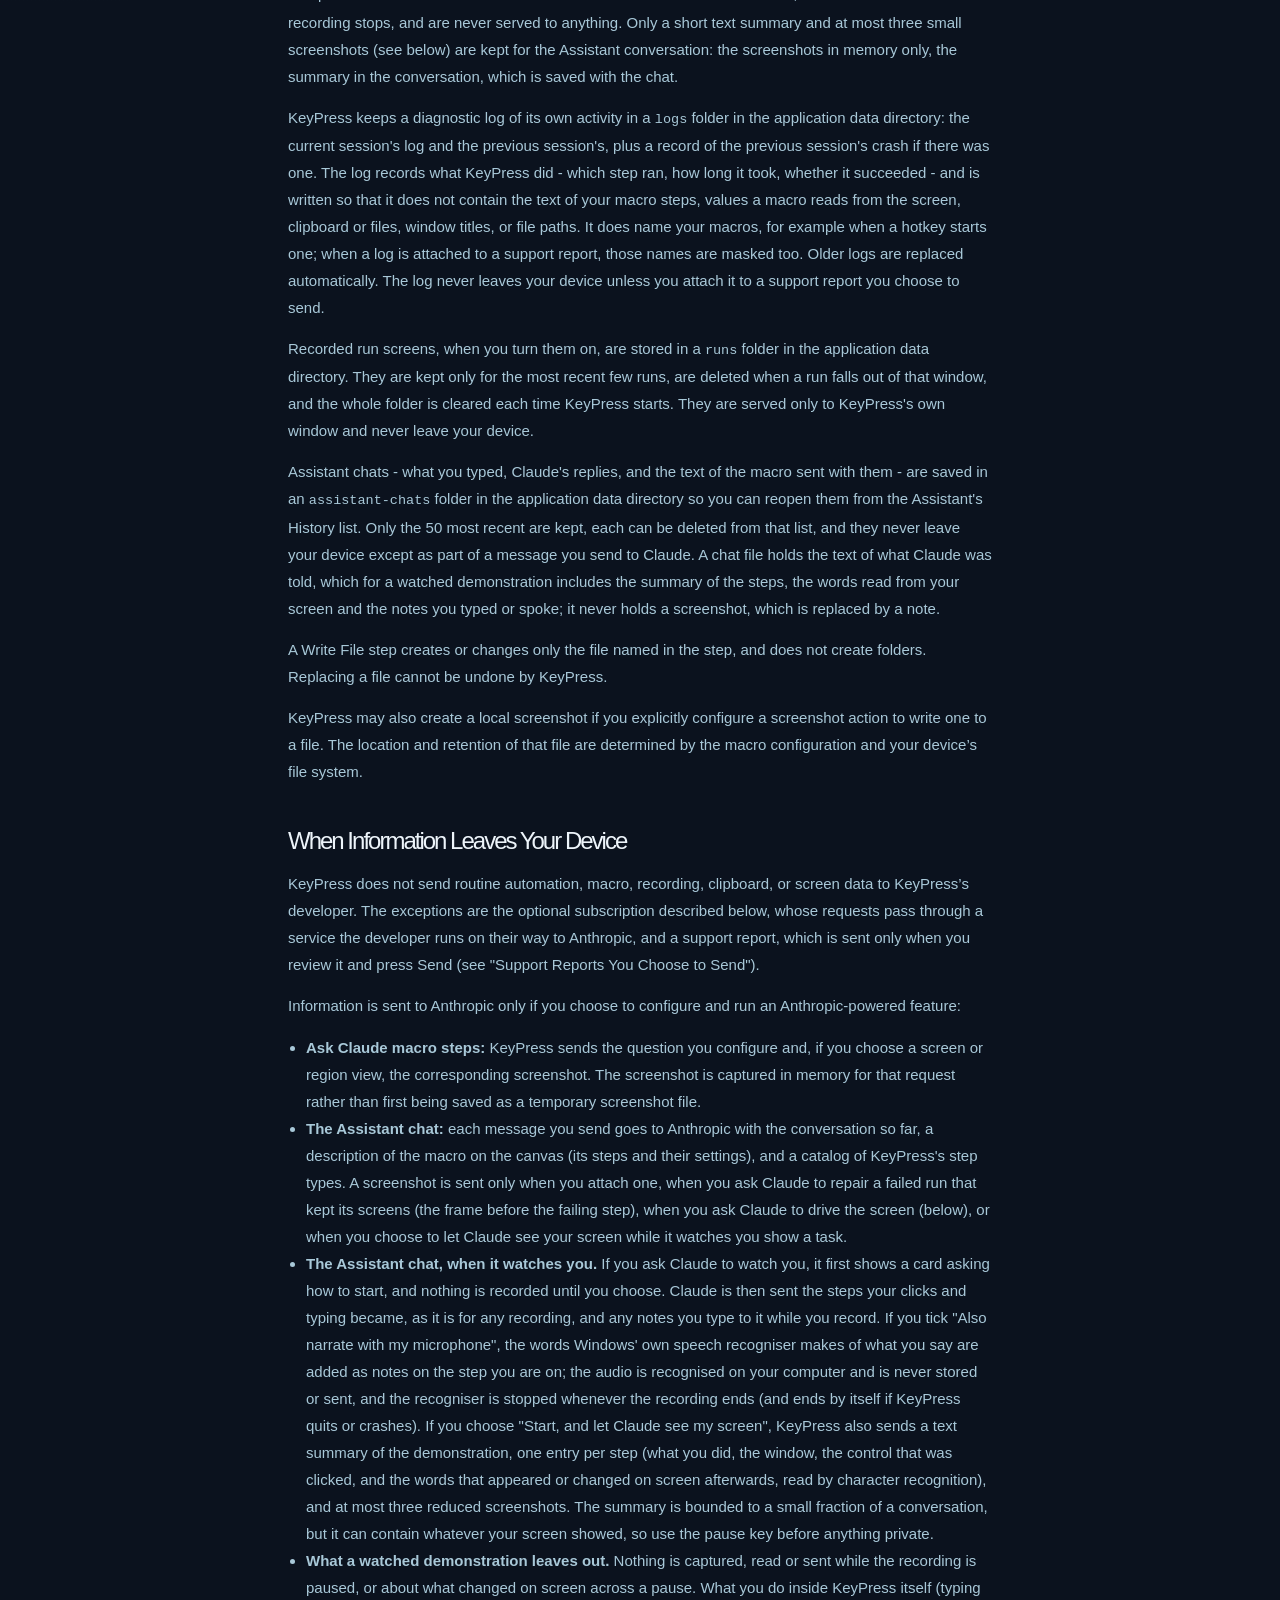
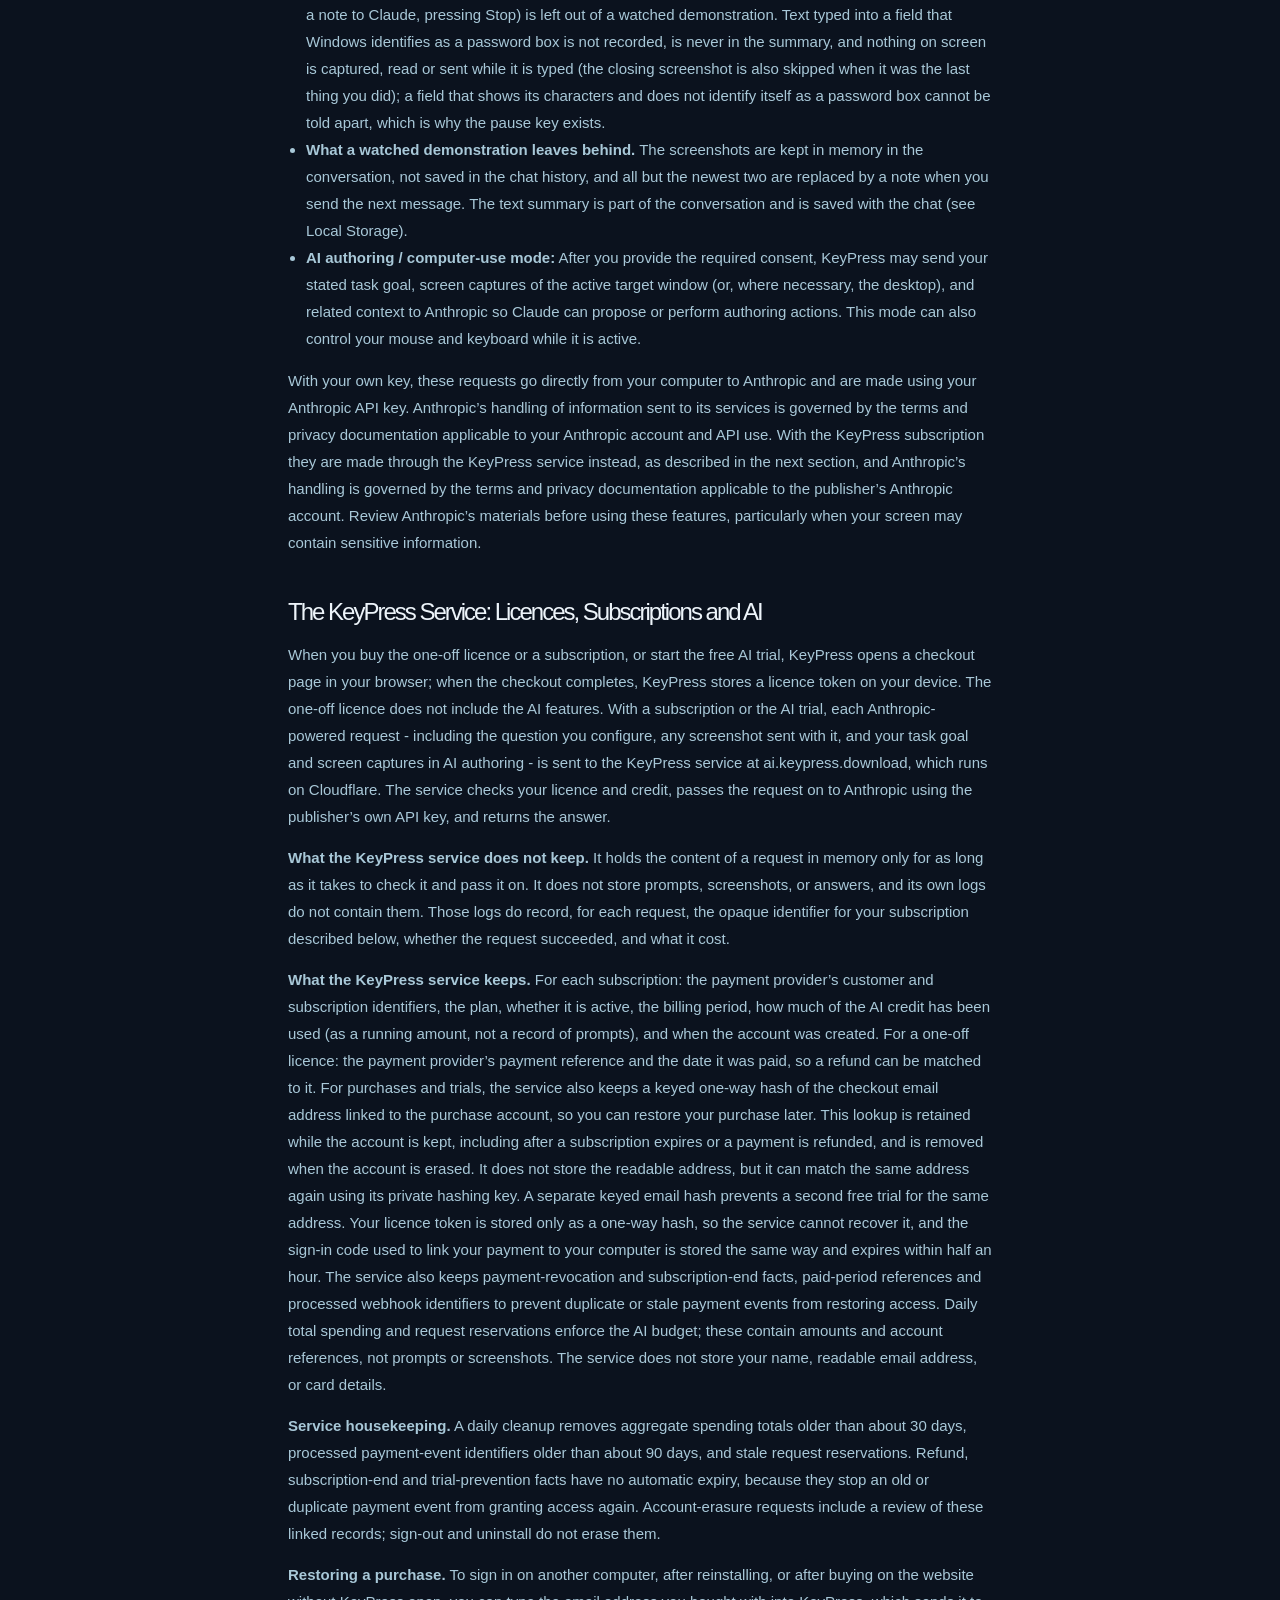
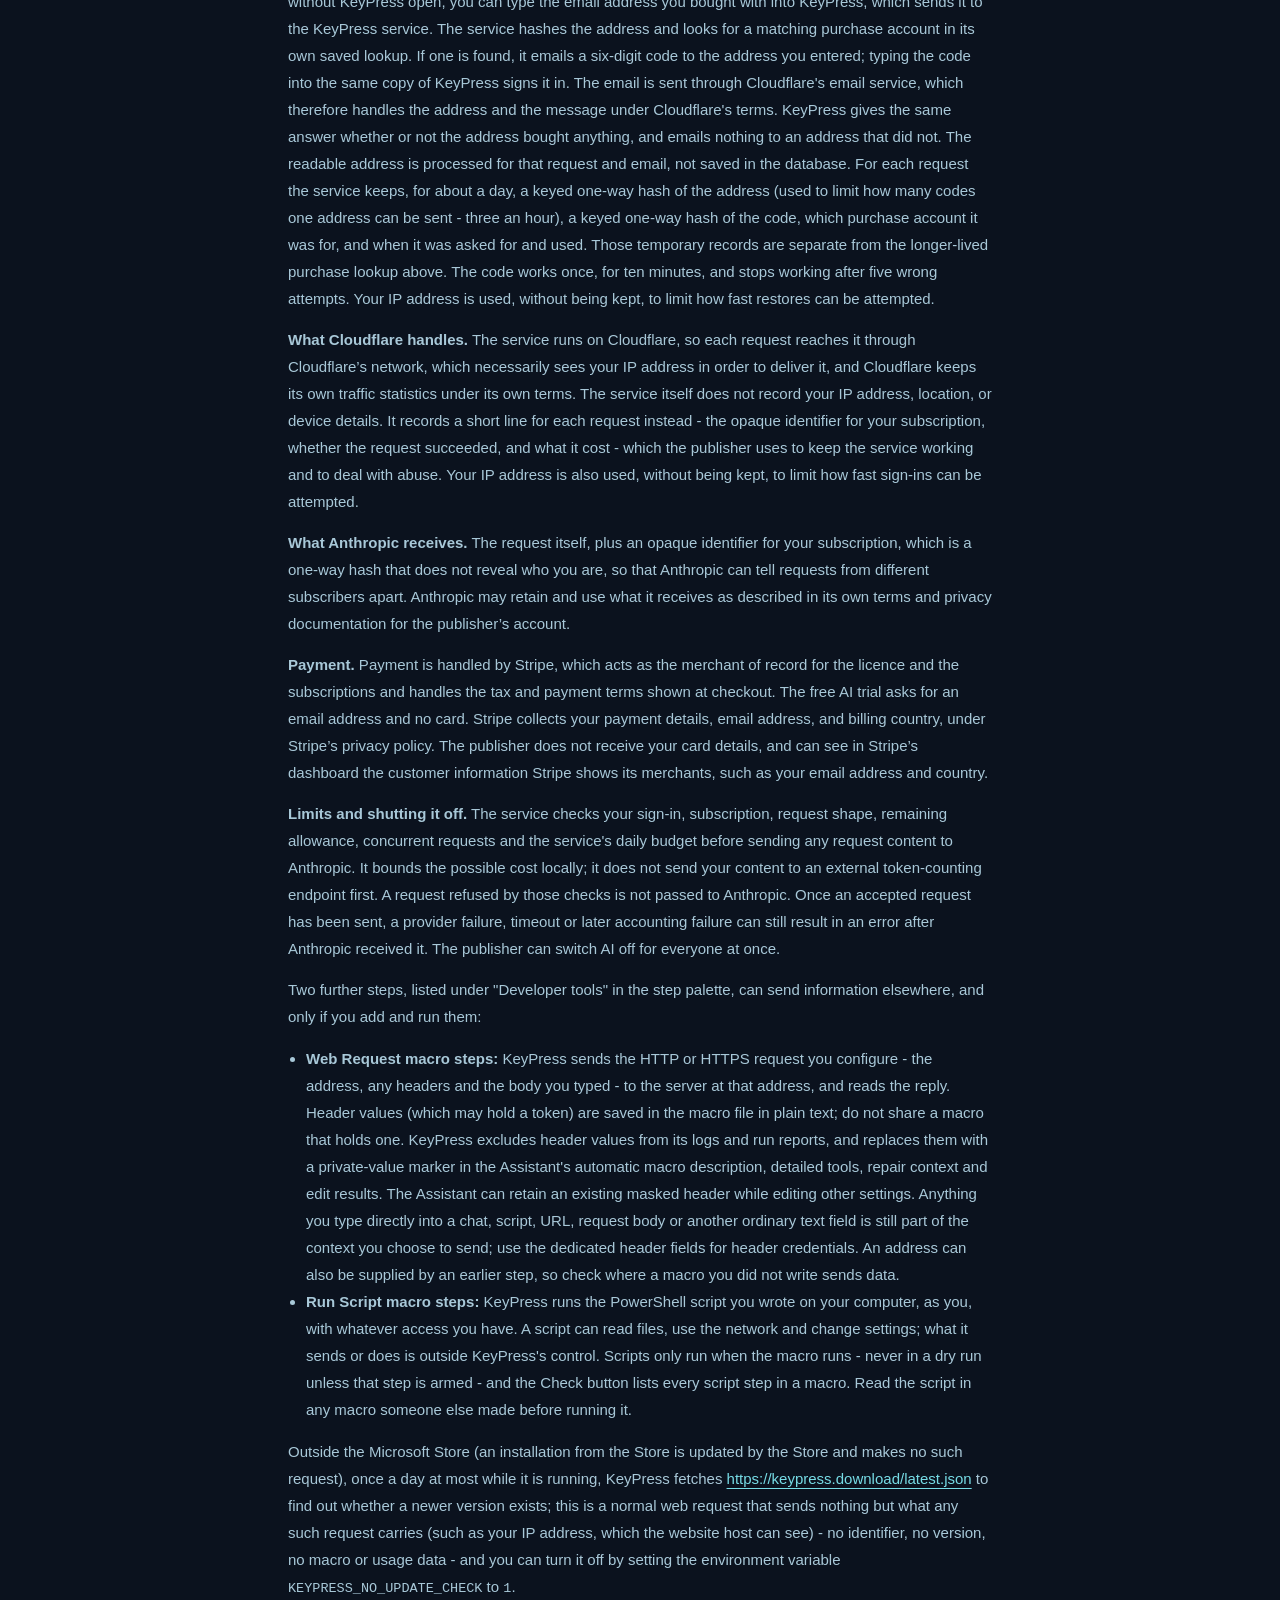
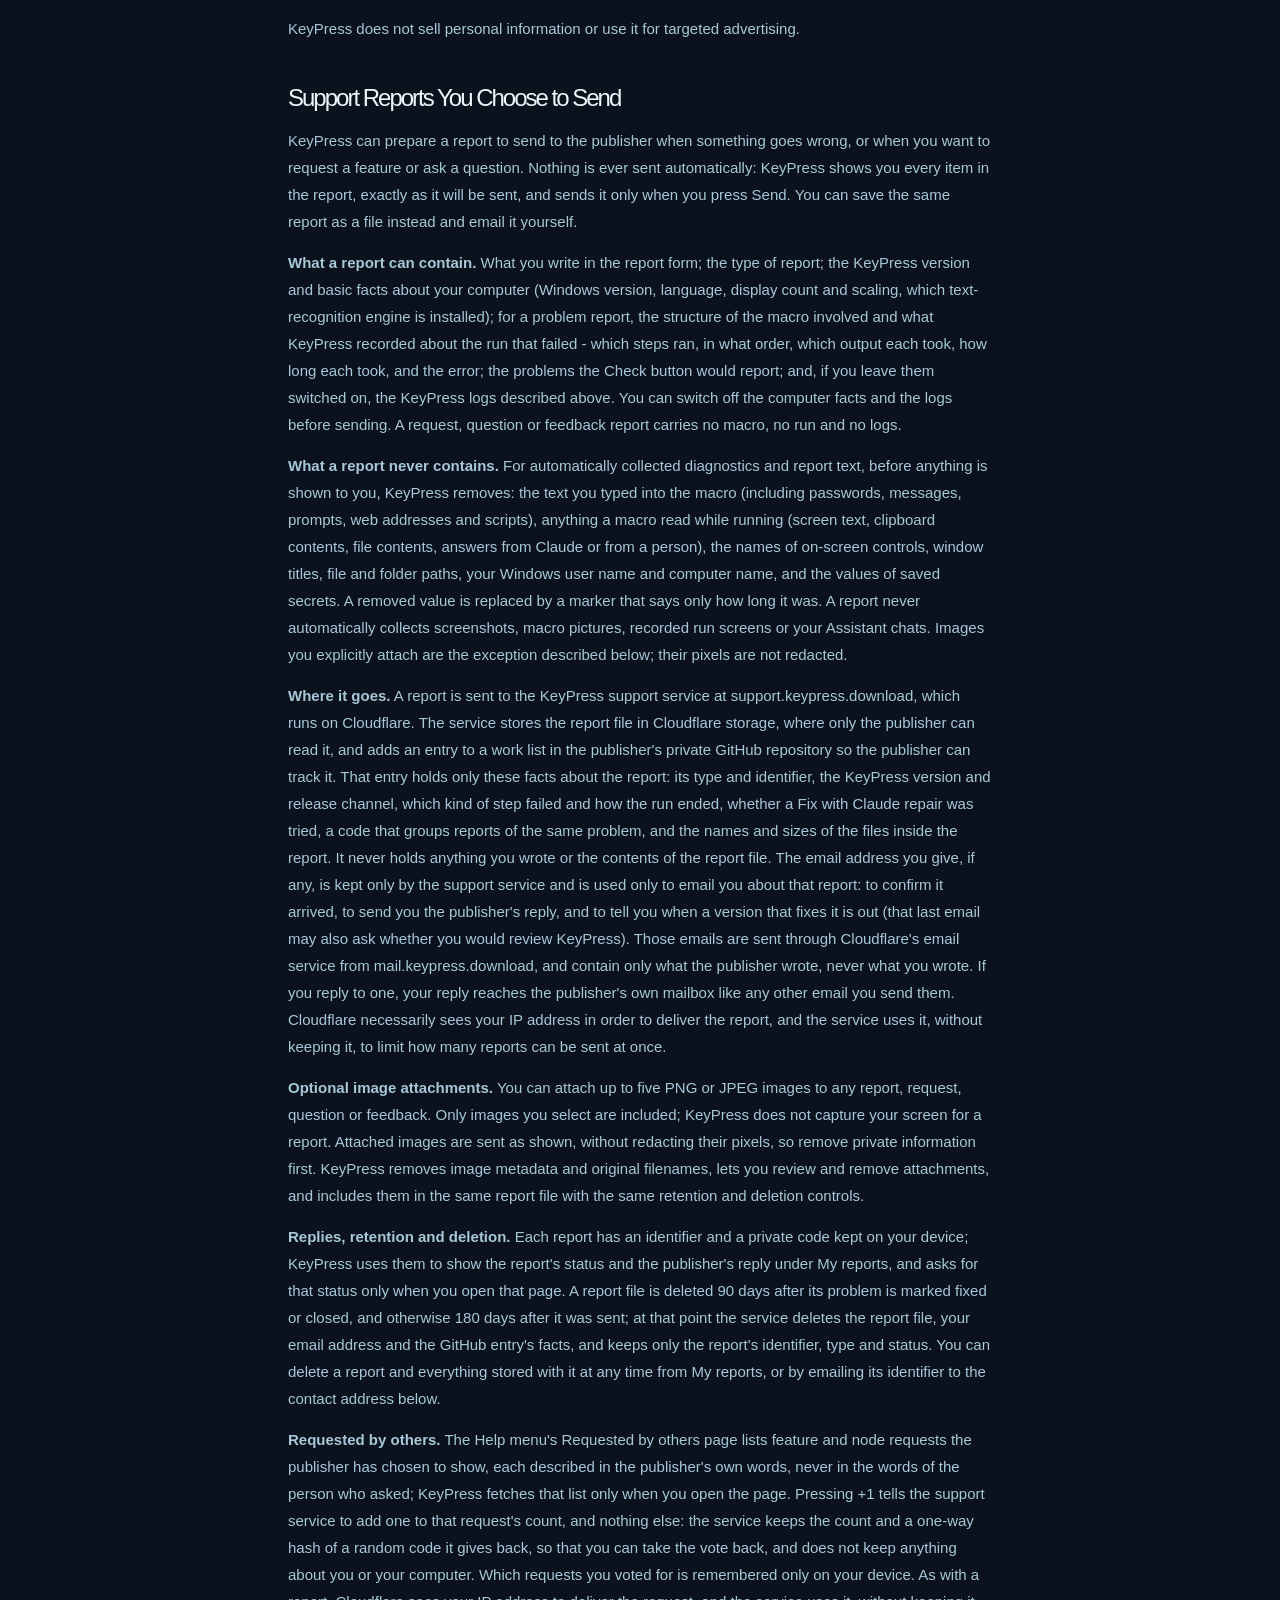
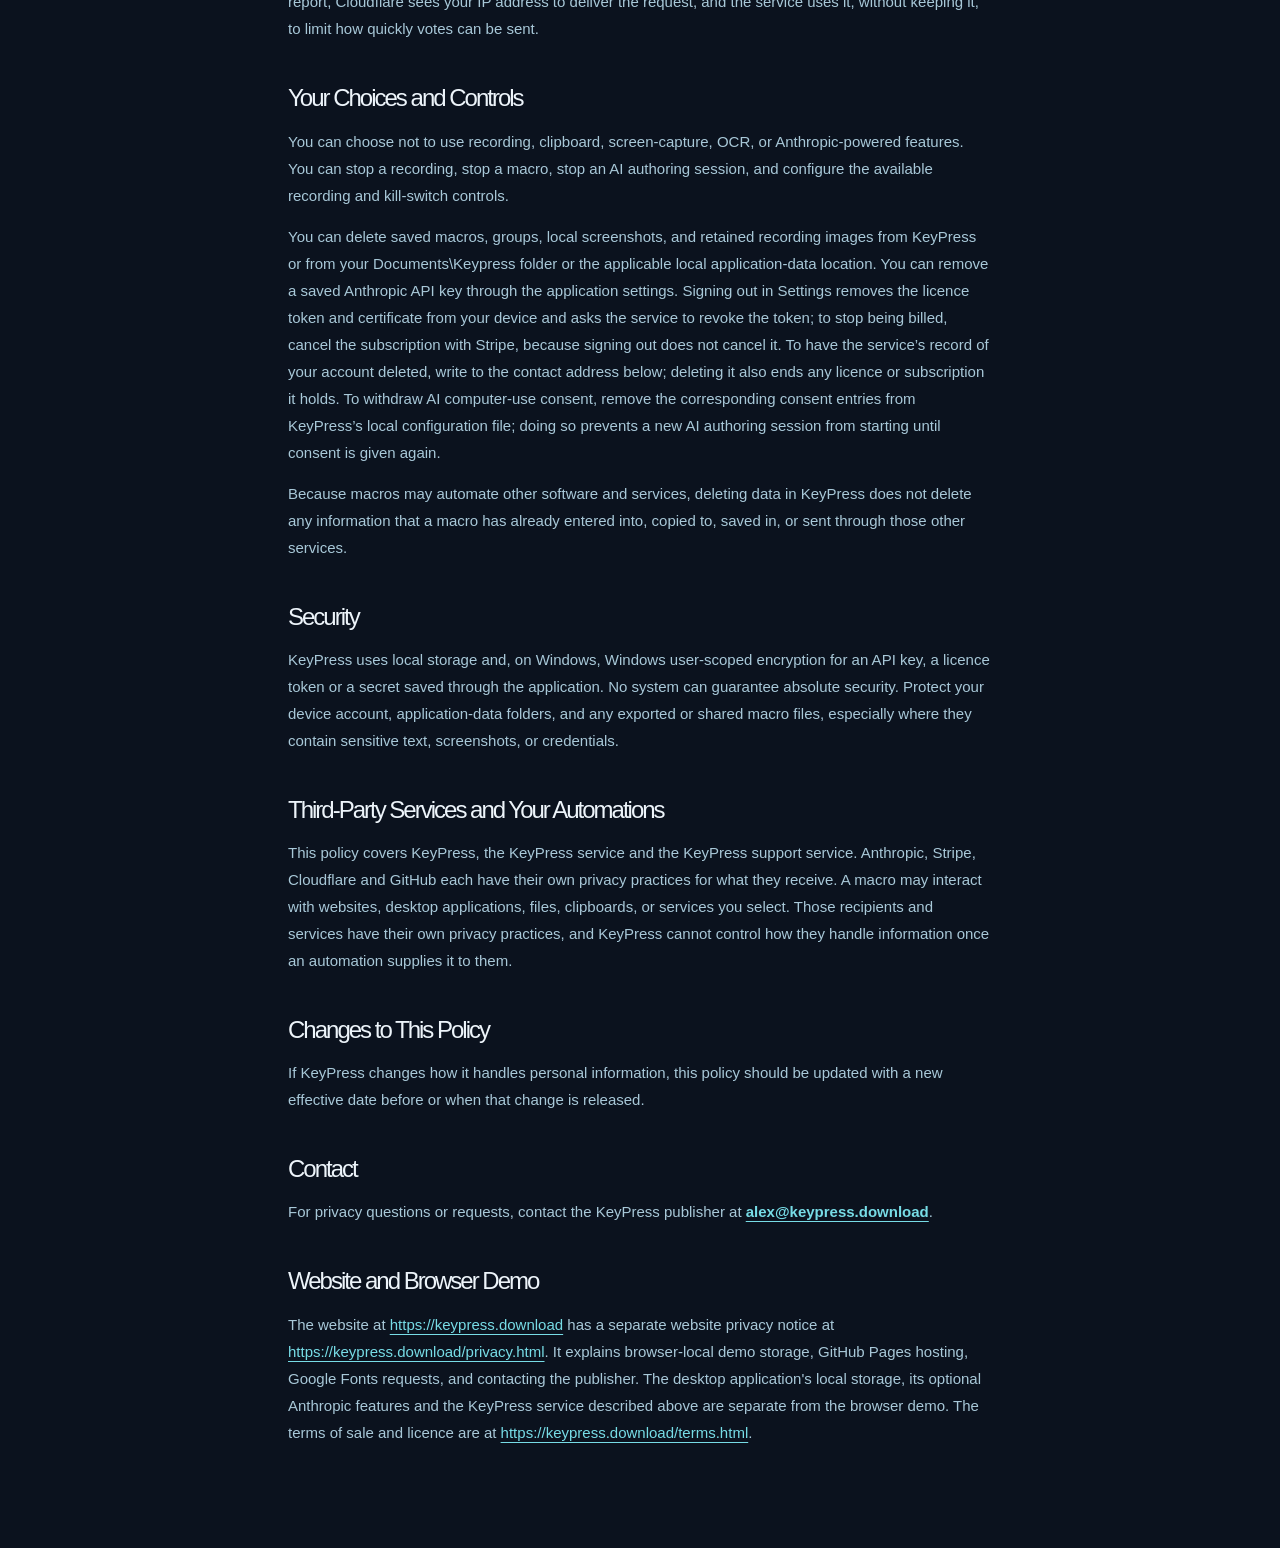
<file: app-privacy.html>
<!doctype html>
<html lang="en">
<head>
<meta http-equiv="Content-Security-Policy" content="default-src 'none'; script-src 'self'; style-src 'self' 'unsafe-inline' https://fonts.googleapis.com; font-src 'self' https://fonts.gstatic.com; img-src 'self' data: blob:; frame-src 'self'; connect-src 'none'; object-src 'none'; base-uri 'none'; form-action 'none'">
<meta name="referrer" content="no-referrer">
  <meta charset="UTF-8"><meta name="viewport" content="width=device-width,initial-scale=1">
  <title>Privacy policy — Keypress</title>
  <meta name="description" content="What the Keypress application handles, keeps and sends.">
  <link rel="icon" href="assets/keypress-logo.svg"><link rel="stylesheet" href="style.css?v=015b497212e304e92a2a856e849895299030141f">
  <style>
    .legal-content{max-width:800px;padding-top:150px;padding-bottom:100px}
    .legal-content h1{font-size:clamp(34px,6vw,56px);line-height:1.1;margin:20px 0}
    .legal-content h2{font-size:24px;line-height:1.3;margin:40px 0 14px}
    .legal-content p,.legal-content li,.legal-content td,.legal-content th{color:#a8c8d8;line-height:1.8}
    .legal-content p{margin:14px 0}
    .legal-content ul{padding-left:1.2em}
    .legal-content table{border-collapse:collapse;margin:14px 0;width:100%}
    .legal-content th,.legal-content td{border:1px solid #23414f;padding:8px 10px;text-align:left;vertical-align:top}
    .legal-content a{color:#77dce6;text-decoration:underline;text-underline-offset:4px}
    .legal-content code{font-size:.9em}
    .legal-content .eyebrow{color:#77dce6}
  </style>
</head>
<body>
  <header class="nav"><a class="brand" href="./" aria-label="Keypress home"><img class="brand-logo" src="assets/keypress-logo.svg" alt="">Keypress<span class="brand-dot">.</span></a><a class="button small" href="./#playground">Back to the showcase ↗</a></header>
  <main class="section-wrap legal-content">
    <div class="eyebrow">YOUR INFORMATION</div>
<h1>Privacy Policy for KeyPress</h1>
<p><strong>Effective date:</strong> 19 October 2026</p>
<p>KeyPress is a desktop application for creating, recording, and running mouse and keyboard automations. This policy explains the information the application handles, where it is handled, and when it may leave your device.</p>
<h2>Summary</h2>
<p>KeyPress is designed to work locally. Trying it does not require an account, and it does not include advertising, analytics, or telemetry. Your macros, recordings, settings, and routine automation activity stay on your device unless you choose to use an Anthropic-powered feature, choose to send a support report, or configure a macro to save or share data through another application or service.</p>
<p>KeyPress has a free plan with up to three saved macros. A one-off licence or subscription adds unlimited macros. Buying either, or starting the free AI trial, creates an account with the KeyPress service when you complete the checkout; nothing else does. The Anthropic-powered features in the version of KeyPress sold to the public are provided through that service, which passes requests on to Anthropic and keeps a small record of your purchase and AI credit. (Builds made by developers from the source code can instead use their own Anthropic API key, in which case requests go from the computer straight to Anthropic.) The sections below say exactly what each path sends and keeps.</p>
<h2>Information KeyPress Handles</h2>
<p>Depending on the features you use, KeyPress may handle:</p>
<ul><li>Macro content, including macro names, workflow steps, typed text, coordinates, hotkeys, screen regions, conditions, and values you enter into a macro.</li><li>Keyboard and mouse input while you deliberately use the recording feature. Recording is active only while you start it; its pause, checkpoint, and stop controls are intended to let you control what is captured.</li><li>Clipboard contents when you add and run a macro step that reads, writes, or pastes clipboard data.</li><li>Files on your device that you point a macro at. A Read File step reads the text file you name (up to 10 MB) into the macro so later steps can use it, and a Write File step adds text to, or replaces the contents of, the file you name. Neither step searches for files, and both work only on the full path you configure.</li><li>Screen content when you use screen selection, image, OCR, screenshot, or AI features. Screen captures can contain personal, confidential, or third-party information visible on your screen.</li><li>Secrets you add under Settings, such as a password a macro types. Each value is encrypted for your Windows user account and stored in a local file; the macro itself stores only the secret's name. No value is ever shown back, logged, written to a run trace, or sent to the assistant. A run that records screens does not read the words of a step that typed a secret, but it still photographs the screen, so a secret typed into a field that shows its characters can appear in those pictures. A watched demonstration holds to the same rule for a password typed into a field Windows identifies as a password box: no picture, no reading of the screen and no characters are kept while it is typed, and the screen that follows is not described.</li><li>Recorded run screens, only if you turn on &quot;Record screens&quot; for a run: a reduced picture of your whole screen before each step that touches the machine, a full-resolution crop around each step's target, and the words KeyPress reads in the areas that changed. This is off by default, applies to that one run only, and is never started by a hotkey, the tray or a held trigger.</li><li>A watched demonstration, only when you ask Claude in the Assistant to watch you and then choose how it starts on the card it shows first. Nothing is recorded until you choose. The card has two separate choices, each made fresh every time, neither on by default and neither something Claude can turn on. &quot;Start recording&quot; records your clicks and typing as the ordinary recorder does, plus any notes you type to Claude while it records. &quot;Start, and let Claude see my screen&quot; also keeps, while you show the task, a reduced picture of your whole screen at each step you take (a click, a run of typing, a shortcut, a burst of scrolling), reads the words in the areas that changed, and names the control under each click. The microphone tick turns your speech into text with Windows' own speech recogniser, on your computer: the audio is not stored or sent, only the recognised words are kept, as notes on the step you are on, and they go to the Assistant like typed notes. Nothing is captured or heard while the recording is paused, what you do inside KeyPress itself is left out, and nothing is captured, read or kept about a password typed into a field Windows identifies as a password box.</li><li>Window, process, and accessibility information when a macro uses corresponding automation steps.</li><li>Preferences such as the last macro opened, recording controls, kill-switch shortcut, startup setting, and the timestamp/version of your consent to AI computer-use mode.</li><li>An Anthropic API key if you choose to configure one in the application. On Windows, a key saved through KeyPress is encrypted using Windows’ user-scoped data protection. You may alternatively provide it through the <code>ANTHROPIC_API_KEY</code> environment variable; KeyPress does not write that environment variable.</li><li>A licence token, once you buy a licence or subscription or start the free AI trial. It is the credential that identifies your account to the KeyPress service. It is stored on your device in the same encrypted way as an API key, and is never shown or exported.</li><li>A licence certificate: a small record, signed by the KeyPress service, saying which plan your account holds and until when, so KeyPress can check it without going online. It contains your account's identifier (a random code, not your name or email), the plan, whether it includes AI, whether you own the one-off licence, and its dates. It is stored encrypted on your device and refreshed from the service about once a day.</li><li>The date your free trial started, stored encrypted on your device so KeyPress can count the 30 days.</li></ul>
<h2>Local Storage</h2>
<p>KeyPress stores saved macros and groups as JSON files in a <code>Keypress</code> folder inside your Documents folder, so that uninstalling the application does not delete them. These files may contain any information you put into a macro, including text, workflow values, and automation instructions. Documents may be backed up or synchronized by Windows, OneDrive or another service you configured; KeyPress does not control those copies.</p>
<p>Preferences, saved credentials, chats, logs, support outbox files and temporary screen data live in the application's data and configuration directories. The standalone Windows uninstaller removes these managed data locations for the Windows account running the uninstaller, including its WebView browser data. Close KeyPress first; if cleanup fails, the uninstaller reports the failure so you can retry. Data belonging to other Windows accounts is left alone. If you set <code>XDG_DATA_HOME</code> or <code>XDG_CONFIG_HOME</code>, use the same environment when uninstalling or remove the custom locations yourself. A custom <code>XDG_DATA_HOME</code> also holds the macro library; uninstall preserves its macro and group files. Uninstalling does not cancel a subscription, erase the service's account records, or remove copies in backups or other applications.</p>
<p>During recording, target picking or AI authoring, KeyPress may create local image patches used to help identify screen locations and visual targets, and wider pictures of the area around each target that a macro step shows on its card. These images can contain portions of your screen. Discarding a recording removes its unused images. Permanently deleting a saved macro also removes the app-managed recording images that file still references, except images referenced by another saved macro or group. Save any copies you want to keep before deleting the original. Cleanup refuses linked recording folders and stops if other saved files cannot be checked safely. Removing an individual step keeps its images for undo; finished but unsaved recordings, removed-step images, and images retained by saved groups can remain until you discard them or remove the images or application data yourself. Images you supplied from elsewhere and screenshot files you configured a macro to write are not deleted with a macro. Deleting a macro does not delete its text from saved Assistant chats; delete those separately in History.</p>
<p>The pictures of a watched demonstration are written to the same <code>runs</code> folder, are deleted as soon as the recording stops, and are never served to anything. Only a short text summary and at most three small screenshots (see below) are kept for the Assistant conversation: the screenshots in memory only, the summary in the conversation, which is saved with the chat.</p>
<p>KeyPress keeps a diagnostic log of its own activity in a <code>logs</code> folder in the application data directory: the current session's log and the previous session's, plus a record of the previous session's crash if there was one. The log records what KeyPress did - which step ran, how long it took, whether it succeeded - and is written so that it does not contain the text of your macro steps, values a macro reads from the screen, clipboard or files, window titles, or file paths. It does name your macros, for example when a hotkey starts one; when a log is attached to a support report, those names are masked too. Older logs are replaced automatically. The log never leaves your device unless you attach it to a support report you choose to send.</p>
<p>Recorded run screens, when you turn them on, are stored in a <code>runs</code> folder in the application data directory. They are kept only for the most recent few runs, are deleted when a run falls out of that window, and the whole folder is cleared each time KeyPress starts. They are served only to KeyPress's own window and never leave your device.</p>
<p>Assistant chats - what you typed, Claude's replies, and the text of the macro sent with them - are saved in an <code>assistant-chats</code> folder in the application data directory so you can reopen them from the Assistant's History list. Only the 50 most recent are kept, each can be deleted from that list, and they never leave your device except as part of a message you send to Claude. A chat file holds the text of what Claude was told, which for a watched demonstration includes the summary of the steps, the words read from your screen and the notes you typed or spoke; it never holds a screenshot, which is replaced by a note.</p>
<p>A Write File step creates or changes only the file named in the step, and does not create folders. Replacing a file cannot be undone by KeyPress.</p>
<p>KeyPress may also create a local screenshot if you explicitly configure a screenshot action to write one to a file. The location and retention of that file are determined by the macro configuration and your device’s file system.</p>
<h2>When Information Leaves Your Device</h2>
<p>KeyPress does not send routine automation, macro, recording, clipboard, or screen data to KeyPress’s developer. The exceptions are the optional subscription described below, whose requests pass through a service the developer runs on their way to Anthropic, and a support report, which is sent only when you review it and press Send (see &quot;Support Reports You Choose to Send&quot;).</p>
<p>Information is sent to Anthropic only if you choose to configure and run an Anthropic-powered feature:</p>
<ul><li><strong>Ask Claude macro steps:</strong> KeyPress sends the question you configure and, if you choose a screen or region view, the corresponding screenshot. The screenshot is captured in memory for that request rather than first being saved as a temporary screenshot file.</li><li><strong>The Assistant chat:</strong> each message you send goes to Anthropic with the conversation so far, a description of the macro on the canvas (its steps and their settings), and a catalog of KeyPress's step types. A screenshot is sent only when you attach one, when you ask Claude to repair a failed run that kept its screens (the frame before the failing step), when you ask Claude to drive the screen (below), or when you choose to let Claude see your screen while it watches you show a task.</li><li><strong>The Assistant chat, when it watches you.</strong> If you ask Claude to watch you, it first shows a card asking how to start, and nothing is recorded until you choose. Claude is then sent the steps your clicks and typing became, as it is for any recording, and any notes you type to it while you record. If you tick &quot;Also narrate with my microphone&quot;, the words Windows' own speech recogniser makes of what you say are added as notes on the step you are on; the audio is recognised on your computer and is never stored or sent, and the recogniser is stopped whenever the recording ends (and ends by itself if KeyPress quits or crashes). If you choose &quot;Start, and let Claude see my screen&quot;, KeyPress also sends a text summary of the demonstration, one entry per step (what you did, the window, the control that was clicked, and the words that appeared or changed on screen afterwards, read by character recognition), and at most three reduced screenshots. The summary is bounded to a small fraction of a conversation, but it can contain whatever your screen showed, so use the pause key before anything private.</li><li><strong>What a watched demonstration leaves out.</strong> Nothing is captured, read or sent while the recording is paused, or about what changed on screen across a pause. What you do inside KeyPress itself (typing a note to Claude, pressing Stop) is left out of a watched demonstration. Text typed into a field that Windows identifies as a password box is not recorded, is never in the summary, and nothing on screen is captured, read or sent while it is typed (the closing screenshot is also skipped when it was the last thing you did); a field that shows its characters and does not identify itself as a password box cannot be told apart, which is why the pause key exists.</li><li><strong>What a watched demonstration leaves behind.</strong> The screenshots are kept in memory in the conversation, not saved in the chat history, and all but the newest two are replaced by a note when you send the next message. The text summary is part of the conversation and is saved with the chat (see Local Storage).</li><li><strong>AI authoring / computer-use mode:</strong> After you provide the required consent, KeyPress may send your stated task goal, screen captures of the active target window (or, where necessary, the desktop), and related context to Anthropic so Claude can propose or perform authoring actions. This mode can also control your mouse and keyboard while it is active.</li></ul>
<p>With your own key, these requests go directly from your computer to Anthropic and are made using your Anthropic API key. Anthropic’s handling of information sent to its services is governed by the terms and privacy documentation applicable to your Anthropic account and API use. With the KeyPress subscription they are made through the KeyPress service instead, as described in the next section, and Anthropic’s handling is governed by the terms and privacy documentation applicable to the publisher’s Anthropic account. Review Anthropic’s materials before using these features, particularly when your screen may contain sensitive information.</p>
<h2>The KeyPress Service: Licences, Subscriptions and AI</h2>
<p>When you buy the one-off licence or a subscription, or start the free AI trial, KeyPress opens a checkout page in your browser; when the checkout completes, KeyPress stores a licence token on your device. The one-off licence does not include the AI features. With a subscription or the AI trial, each Anthropic-powered request - including the question you configure, any screenshot sent with it, and your task goal and screen captures in AI authoring - is sent to the KeyPress service at ai.keypress.download, which runs on Cloudflare. The service checks your licence and credit, passes the request on to Anthropic using the publisher’s own API key, and returns the answer.</p>
<p><strong>What the KeyPress service does not keep.</strong> It holds the content of a request in memory only for as long as it takes to check it and pass it on. It does not store prompts, screenshots, or answers, and its own logs do not contain them. Those logs do record, for each request, the opaque identifier for your subscription described below, whether the request succeeded, and what it cost.</p>
<p><strong>What the KeyPress service keeps.</strong> For each subscription: the payment provider’s customer and subscription identifiers, the plan, whether it is active, the billing period, how much of the AI credit has been used (as a running amount, not a record of prompts), and when the account was created. For a one-off licence: the payment provider’s payment reference and the date it was paid, so a refund can be matched to it. For purchases and trials, the service also keeps a keyed one-way hash of the checkout email address linked to the purchase account, so you can restore your purchase later. This lookup is retained while the account is kept, including after a subscription expires or a payment is refunded, and is removed when the account is erased. It does not store the readable address, but it can match the same address again using its private hashing key. A separate keyed email hash prevents a second free trial for the same address. Your licence token is stored only as a one-way hash, so the service cannot recover it, and the sign-in code used to link your payment to your computer is stored the same way and expires within half an hour. The service also keeps payment-revocation and subscription-end facts, paid-period references and processed webhook identifiers to prevent duplicate or stale payment events from restoring access. Daily total spending and request reservations enforce the AI budget; these contain amounts and account references, not prompts or screenshots. The service does not store your name, readable email address, or card details.</p>
<p><strong>Service housekeeping.</strong> A daily cleanup removes aggregate spending totals older than about 30 days, processed payment-event identifiers older than about 90 days, and stale request reservations. Refund, subscription-end and trial-prevention facts have no automatic expiry, because they stop an old or duplicate payment event from granting access again. Account-erasure requests include a review of these linked records; sign-out and uninstall do not erase them.</p>
<p><strong>Restoring a purchase.</strong> To sign in on another computer, after reinstalling, or after buying on the website without KeyPress open, you can type the email address you bought with into KeyPress, which sends it to the KeyPress service. The service hashes the address and looks for a matching purchase account in its own saved lookup. If one is found, it emails a six-digit code to the address you entered; typing the code into the same copy of KeyPress signs it in. The email is sent through Cloudflare's email service, which therefore handles the address and the message under Cloudflare's terms. KeyPress gives the same answer whether or not the address bought anything, and emails nothing to an address that did not. The readable address is processed for that request and email, not saved in the database. For each request the service keeps, for about a day, a keyed one-way hash of the address (used to limit how many codes one address can be sent - three an hour), a keyed one-way hash of the code, which purchase account it was for, and when it was asked for and used. Those temporary records are separate from the longer-lived purchase lookup above. The code works once, for ten minutes, and stops working after five wrong attempts. Your IP address is used, without being kept, to limit how fast restores can be attempted.</p>
<p><strong>What Cloudflare handles.</strong> The service runs on Cloudflare, so each request reaches it through Cloudflare’s network, which necessarily sees your IP address in order to deliver it, and Cloudflare keeps its own traffic statistics under its own terms. The service itself does not record your IP address, location, or device details. It records a short line for each request instead - the opaque identifier for your subscription, whether the request succeeded, and what it cost - which the publisher uses to keep the service working and to deal with abuse. Your IP address is also used, without being kept, to limit how fast sign-ins can be attempted.</p>
<p><strong>What Anthropic receives.</strong> The request itself, plus an opaque identifier for your subscription, which is a one-way hash that does not reveal who you are, so that Anthropic can tell requests from different subscribers apart. Anthropic may retain and use what it receives as described in its own terms and privacy documentation for the publisher’s account.</p>
<p><strong>Payment.</strong> Payment is handled by Stripe, which acts as the merchant of record for the licence and the subscriptions and handles the tax and payment terms shown at checkout. The free AI trial asks for an email address and no card. Stripe collects your payment details, email address, and billing country, under Stripe’s privacy policy. The publisher does not receive your card details, and can see in Stripe’s dashboard the customer information Stripe shows its merchants, such as your email address and country.</p>
<p><strong>Limits and shutting it off.</strong> The service checks your sign-in, subscription, request shape, remaining allowance, concurrent requests and the service's daily budget before sending any request content to Anthropic. It bounds the possible cost locally; it does not send your content to an external token-counting endpoint first. A request refused by those checks is not passed to Anthropic. Once an accepted request has been sent, a provider failure, timeout or later accounting failure can still result in an error after Anthropic received it. The publisher can switch AI off for everyone at once.</p>
<p>Two further steps, listed under &quot;Developer tools&quot; in the step palette, can send information elsewhere, and only if you add and run them:</p>
<ul><li><strong>Web Request macro steps:</strong> KeyPress sends the HTTP or HTTPS request you configure - the address, any headers and the body you typed - to the server at that address, and reads the reply. Header values (which may hold a token) are saved in the macro file in plain text; do not share a macro that holds one. KeyPress excludes header values from its logs and run reports, and replaces them with a private-value marker in the Assistant's automatic macro description, detailed tools, repair context and edit results. The Assistant can retain an existing masked header while editing other settings. Anything you type directly into a chat, script, URL, request body or another ordinary text field is still part of the context you choose to send; use the dedicated header fields for header credentials. An address can also be supplied by an earlier step, so check where a macro you did not write sends data.</li><li><strong>Run Script macro steps:</strong> KeyPress runs the PowerShell script you wrote on your computer, as you, with whatever access you have. A script can read files, use the network and change settings; what it sends or does is outside KeyPress's control. Scripts only run when the macro runs - never in a dry run unless that step is armed - and the Check button lists every script step in a macro. Read the script in any macro someone else made before running it.</li></ul>
<p>Outside the Microsoft Store (an installation from the Store is updated by the Store and makes no such request), once a day at most while it is running, KeyPress fetches <a href="https://keypress.download/latest.json" rel="noopener">https://keypress.download/latest.json</a> to find out whether a newer version exists; this is a normal web request that sends nothing but what any such request carries (such as your IP address, which the website host can see) - no identifier, no version, no macro or usage data - and you can turn it off by setting the environment variable <code>KEYPRESS_NO_UPDATE_CHECK</code> to <code>1</code>.</p>
<p>KeyPress does not sell personal information or use it for targeted advertising.</p>
<h2>Support Reports You Choose to Send</h2>
<p>KeyPress can prepare a report to send to the publisher when something goes wrong, or when you want to request a feature or ask a question. Nothing is ever sent automatically: KeyPress shows you every item in the report, exactly as it will be sent, and sends it only when you press Send. You can save the same report as a file instead and email it yourself.</p>
<p><strong>What a report can contain.</strong> What you write in the report form; the type of report; the KeyPress version and basic facts about your computer (Windows version, language, display count and scaling, which text-recognition engine is installed); for a problem report, the structure of the macro involved and what KeyPress recorded about the run that failed - which steps ran, in what order, which output each took, how long each took, and the error; the problems the Check button would report; and, if you leave them switched on, the KeyPress logs described above. You can switch off the computer facts and the logs before sending. A request, question or feedback report carries no macro, no run and no logs.</p>
<p><strong>What a report never contains.</strong> For automatically collected diagnostics and report text, before anything is shown to you, KeyPress removes: the text you typed into the macro (including passwords, messages, prompts, web addresses and scripts), anything a macro read while running (screen text, clipboard contents, file contents, answers from Claude or from a person), the names of on-screen controls, window titles, file and folder paths, your Windows user name and computer name, and the values of saved secrets. A removed value is replaced by a marker that says only how long it was. A report never automatically collects screenshots, macro pictures, recorded run screens or your Assistant chats. Images you explicitly attach are the exception described below; their pixels are not redacted.</p>
<p><strong>Where it goes.</strong> A report is sent to the KeyPress support service at support.keypress.download, which runs on Cloudflare. The service stores the report file in Cloudflare storage, where only the publisher can read it, and adds an entry to a work list in the publisher's private GitHub repository so the publisher can track it. That entry holds only these facts about the report: its type and identifier, the KeyPress version and release channel, which kind of step failed and how the run ended, whether a Fix with Claude repair was tried, a code that groups reports of the same problem, and the names and sizes of the files inside the report. It never holds anything you wrote or the contents of the report file. The email address you give, if any, is kept only by the support service and is used only to email you about that report: to confirm it arrived, to send you the publisher's reply, and to tell you when a version that fixes it is out (that last email may also ask whether you would review KeyPress). Those emails are sent through Cloudflare's email service from mail.keypress.download, and contain only what the publisher wrote, never what you wrote. If you reply to one, your reply reaches the publisher's own mailbox like any other email you send them. Cloudflare necessarily sees your IP address in order to deliver the report, and the service uses it, without keeping it, to limit how many reports can be sent at once.</p>
<p><strong>Optional image attachments.</strong> You can attach up to five PNG or JPEG images to any report, request, question or feedback. Only images you select are included; KeyPress does not capture your screen for a report. Attached images are sent as shown, without redacting their pixels, so remove private information first. KeyPress removes image metadata and original filenames, lets you review and remove attachments, and includes them in the same report file with the same retention and deletion controls.</p>
<p><strong>Replies, retention and deletion.</strong> Each report has an identifier and a private code kept on your device; KeyPress uses them to show the report's status and the publisher's reply under My reports, and asks for that status only when you open that page. A report file is deleted 90 days after its problem is marked fixed or closed, and otherwise 180 days after it was sent; at that point the service deletes the report file, your email address and the GitHub entry's facts, and keeps only the report's identifier, type and status. You can delete a report and everything stored with it at any time from My reports, or by emailing its identifier to the contact address below.</p>
<p><strong>Requested by others.</strong> The Help menu's Requested by others page lists feature and node requests the publisher has chosen to show, each described in the publisher's own words, never in the words of the person who asked; KeyPress fetches that list only when you open the page. Pressing +1 tells the support service to add one to that request's count, and nothing else: the service keeps the count and a one-way hash of a random code it gives back, so that you can take the vote back, and does not keep anything about you or your computer. Which requests you voted for is remembered only on your device. As with a report, Cloudflare sees your IP address to deliver the request, and the service uses it, without keeping it, to limit how quickly votes can be sent.</p>
<h2>Your Choices and Controls</h2>
<p>You can choose not to use recording, clipboard, screen-capture, OCR, or Anthropic-powered features. You can stop a recording, stop a macro, stop an AI authoring session, and configure the available recording and kill-switch controls.</p>
<p>You can delete saved macros, groups, local screenshots, and retained recording images from KeyPress or from your Documents\Keypress folder or the applicable local application-data location. You can remove a saved Anthropic API key through the application settings. Signing out in Settings removes the licence token and certificate from your device and asks the service to revoke the token; to stop being billed, cancel the subscription with Stripe, because signing out does not cancel it. To have the service’s record of your account deleted, write to the contact address below; deleting it also ends any licence or subscription it holds. To withdraw AI computer-use consent, remove the corresponding consent entries from KeyPress’s local configuration file; doing so prevents a new AI authoring session from starting until consent is given again.</p>
<p>Because macros may automate other software and services, deleting data in KeyPress does not delete any information that a macro has already entered into, copied to, saved in, or sent through those other services.</p>
<h2>Security</h2>
<p>KeyPress uses local storage and, on Windows, Windows user-scoped encryption for an API key, a licence token or a secret saved through the application. No system can guarantee absolute security. Protect your device account, application-data folders, and any exported or shared macro files, especially where they contain sensitive text, screenshots, or credentials.</p>
<h2>Third-Party Services and Your Automations</h2>
<p>This policy covers KeyPress, the KeyPress service and the KeyPress support service. Anthropic, Stripe, Cloudflare and GitHub each have their own privacy practices for what they receive. A macro may interact with websites, desktop applications, files, clipboards, or services you select. Those recipients and services have their own privacy practices, and KeyPress cannot control how they handle information once an automation supplies it to them.</p>
<h2>Changes to This Policy</h2>
<p>If KeyPress changes how it handles personal information, this policy should be updated with a new effective date before or when that change is released.</p>
<h2>Contact</h2>
<p>For privacy questions or requests, contact the KeyPress publisher at <strong><a href="mailto:alex@keypress.download" rel="noopener">alex@keypress.download</a></strong>.</p>
<h2>Website and Browser Demo</h2>
<p>The website at <a href="https://keypress.download" rel="noopener">https://keypress.download</a> has a separate website privacy notice at <a href="https://keypress.download/privacy.html" rel="noopener">https://keypress.download/privacy.html</a>. It explains browser-local demo storage, GitHub Pages hosting, Google Fonts requests, and contacting the publisher. The desktop application's local storage, its optional Anthropic features and the KeyPress service described above are separate from the browser demo. The terms of sale and licence are at <a href="https://keypress.download/terms.html" rel="noopener">https://keypress.download/terms.html</a>.</p>
  </main>
</body>
</html>
</file>
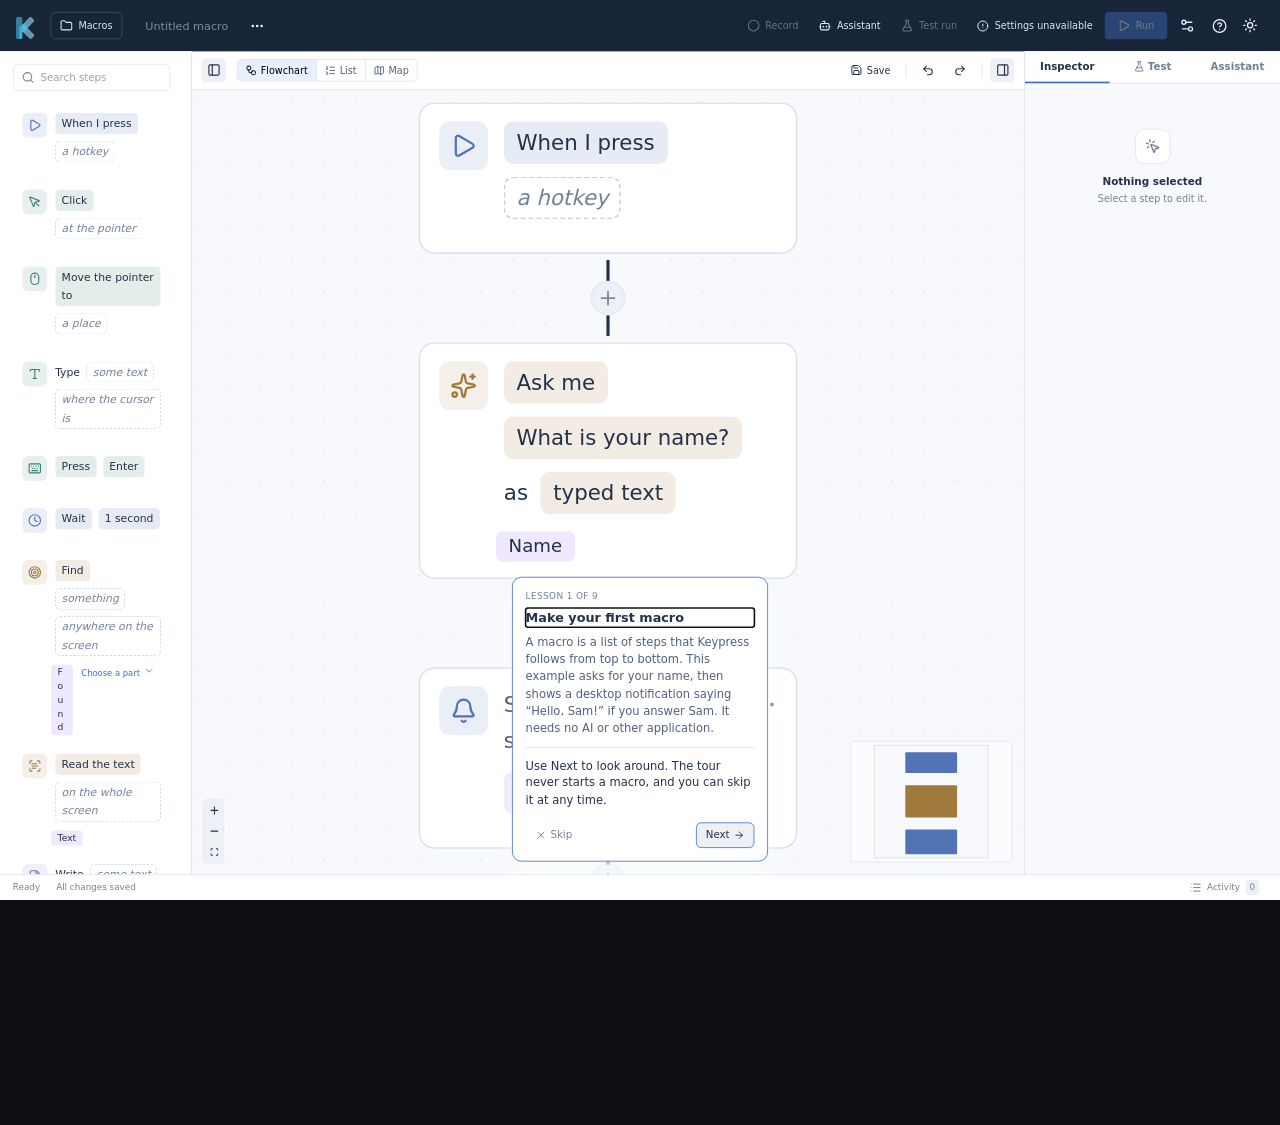
<file: flow-editor.html>
<!doctype html>
<html lang="en">
<head>
<meta http-equiv="Content-Security-Policy" content="default-src 'none'; script-src 'self'; style-src 'self' 'unsafe-inline' https://fonts.googleapis.com; font-src 'self' https://fonts.gstatic.com; img-src 'self' data: blob:; frame-src 'self'; connect-src 'none'; object-src 'none'; base-uri 'none'; form-action 'none'">
<meta name="referrer" content="no-referrer">
  <meta charset="utf-8">
  <meta name="viewport" content="width=device-width,initial-scale=1">
  <title>Keypress — Interactive workspace</title>
  <style>
    html,body {margin:0; width:100%; height:100%; overflow:hidden; background:#101014}
    iframe {display:block; border:0; transform-origin:top left}
  </style>
</head>
<body>
  <!-- A viewport adapter, with no replacement app controls. The entire frame
       is the original desktop layout; narrow browser panels scale it to fit. -->
  <iframe id="workspace" src="editor/index.html?v=015b497212e304e92a2a856e849895299030141f" title="Original Keypress application UI"></iframe>
  <script type="module" src="flow-editor.js?v=015b497212e304e92a2a856e849895299030141f"></script>
</body>
</html>
</file>
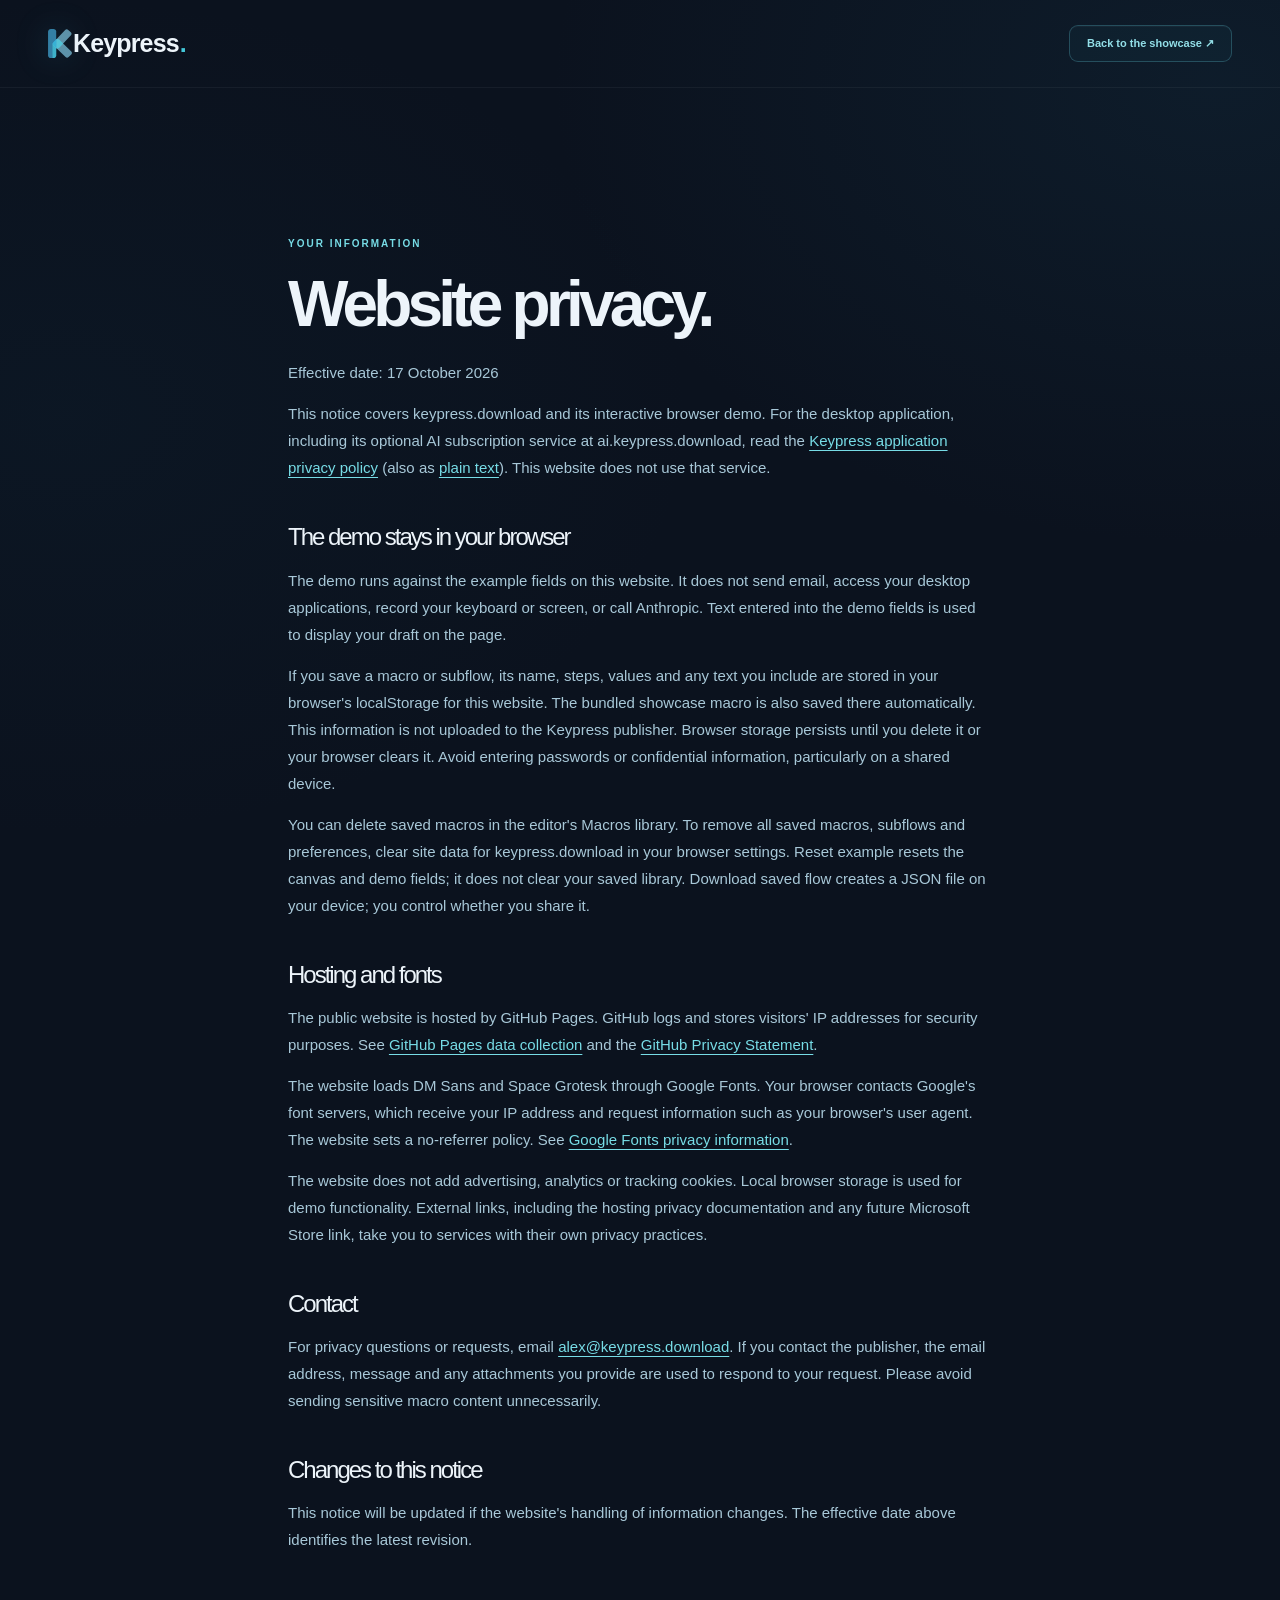
<file: privacy.html>
<!doctype html>
<html lang="en">
<head>
<meta http-equiv="Content-Security-Policy" content="default-src 'none'; script-src 'self'; style-src 'self' 'unsafe-inline' https://fonts.googleapis.com; font-src 'self' https://fonts.gstatic.com; img-src 'self' data: blob:; frame-src 'self'; connect-src 'none'; object-src 'none'; base-uri 'none'; form-action 'none'">
<meta name="referrer" content="no-referrer">
  <meta charset="UTF-8"><meta name="viewport" content="width=device-width,initial-scale=1">
  <title>Website privacy — Keypress</title>
  <meta name="description" content="How the Keypress website and browser demo handle your information.">
  <link rel="icon" href="assets/keypress-logo.svg"><link rel="stylesheet" href="style.css?v=015b497212e304e92a2a856e849895299030141f">
  <style>
    .privacy-content{max-width:800px;padding-top:150px;padding-bottom:100px}
    .privacy-content h1{font-size:clamp(38px,7vw,64px);line-height:1.1;margin:20px 0}
    .privacy-content h2{font-size:24px;line-height:1.3;margin:40px 0 14px}
    .privacy-content p{color:#a8c8d8;line-height:1.8;margin:14px 0}
    .privacy-content a{color:#77dce6;text-decoration:underline;text-underline-offset:4px}
    .privacy-content .eyebrow{color:#77dce6}
  </style>
</head>
<body>
  <header class="nav"><a class="brand" href="./" aria-label="Keypress home"><img class="brand-logo" src="assets/keypress-logo.svg" alt="">Keypress<span class="brand-dot">.</span></a><a class="button small" href="./#playground">Back to the showcase ↗</a></header>
  <main class="section-wrap privacy-content">
    <div class="eyebrow">YOUR INFORMATION</div>
    <h1>Website privacy.</h1>
    <p>Effective date: 17 October 2026</p>
    <p>This notice covers keypress.download and its interactive browser demo. For the desktop application, including its optional AI subscription service at ai.keypress.download, read the <a href="app-privacy.html">Keypress application privacy policy</a> (also as <a href="application-privacy.txt">plain text</a>). This website does not use that service.</p>
    <h2>The demo stays in your browser</h2>
    <p>The demo runs against the example fields on this website. It does not send email, access your desktop applications, record your keyboard or screen, or call Anthropic. Text entered into the demo fields is used to display your draft on the page.</p>
    <p>If you save a macro or subflow, its name, steps, values and any text you include are stored in your browser's localStorage for this website. The bundled showcase macro is also saved there automatically. This information is not uploaded to the Keypress publisher. Browser storage persists until you delete it or your browser clears it. Avoid entering passwords or confidential information, particularly on a shared device.</p>
    <p>You can delete saved macros in the editor's Macros library. To remove all saved macros, subflows and preferences, clear site data for keypress.download in your browser settings. Reset example resets the canvas and demo fields; it does not clear your saved library. Download saved flow creates a JSON file on your device; you control whether you share it.</p>
    <h2>Hosting and fonts</h2>
    <p>The public website is hosted by GitHub Pages. GitHub logs and stores visitors' IP addresses for security purposes. See <a href="https://docs.github.com/en/pages/getting-started-with-github-pages/what-is-github-pages#data-collection" rel="noopener">GitHub Pages data collection</a> and the <a href="https://docs.github.com/en/site-policy/privacy-policies/github-general-privacy-statement" rel="noopener">GitHub Privacy Statement</a>.</p>
    <p>The website loads DM Sans and Space Grotesk through Google Fonts. Your browser contacts Google's font servers, which receive your IP address and request information such as your browser's user agent. The website sets a no-referrer policy. See <a href="https://developers.google.com/fonts/faq/privacy" rel="noopener">Google Fonts privacy information</a>.</p>
    <p>The website does not add advertising, analytics or tracking cookies. Local browser storage is used for demo functionality. External links, including the hosting privacy documentation and any future Microsoft Store link, take you to services with their own privacy practices.</p>
    <h2>Contact</h2>
    <p>For privacy questions or requests, email <a href="mailto:alex@keypress.download">alex@keypress.download</a>. If you contact the publisher, the email address, message and any attachments you provide are used to respond to your request. Please avoid sending sensitive macro content unnecessarily.</p>
    <h2>Changes to this notice</h2>
    <p>This notice will be updated if the website's handling of information changes. The effective date above identifies the latest revision.</p>
  </main>
</body>
</html>
</file>
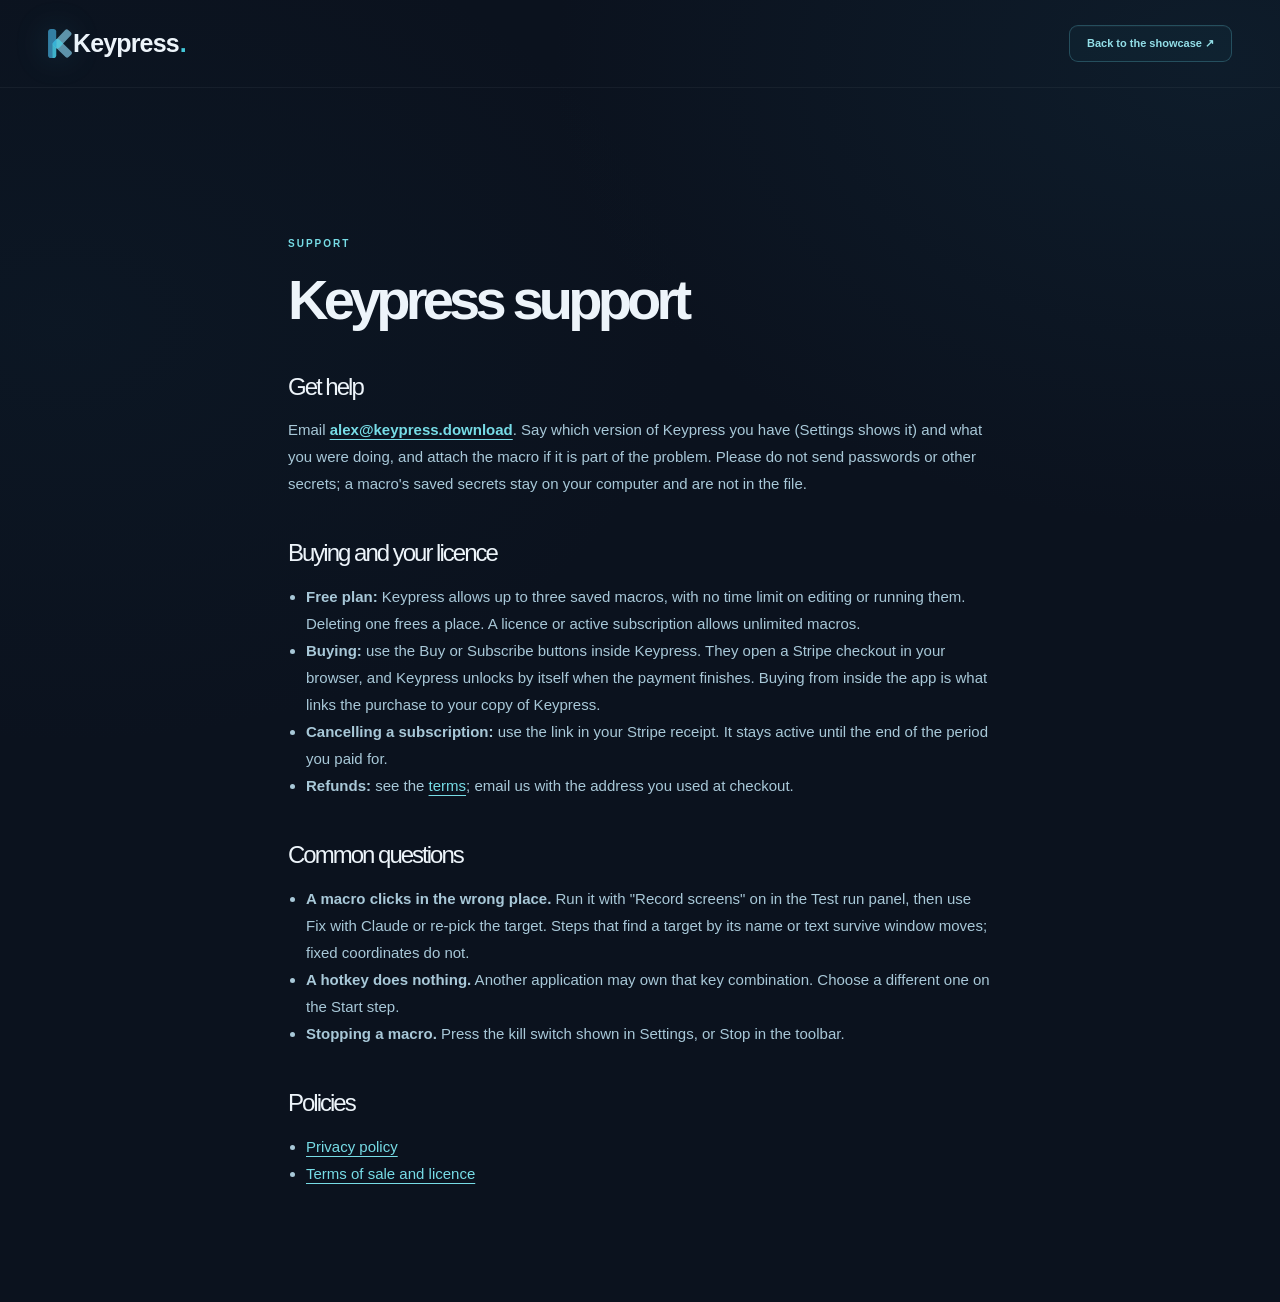
<file: support.html>
<!doctype html>
<html lang="en">
<head>
<meta http-equiv="Content-Security-Policy" content="default-src 'none'; script-src 'self'; style-src 'self' 'unsafe-inline' https://fonts.googleapis.com; font-src 'self' https://fonts.gstatic.com; img-src 'self' data: blob:; frame-src 'self'; connect-src 'none'; object-src 'none'; base-uri 'none'; form-action 'none'">
<meta name="referrer" content="no-referrer">
  <meta charset="UTF-8"><meta name="viewport" content="width=device-width,initial-scale=1">
  <title>Support — Keypress</title>
  <meta name="description" content="How to get help with Keypress.">
  <link rel="icon" href="assets/keypress-logo.svg"><link rel="stylesheet" href="style.css?v=015b497212e304e92a2a856e849895299030141f">
  <style>
    .legal-content{max-width:800px;padding-top:150px;padding-bottom:100px}
    .legal-content h1{font-size:clamp(34px,6vw,56px);line-height:1.1;margin:20px 0}
    .legal-content h2{font-size:24px;line-height:1.3;margin:40px 0 14px}
    .legal-content p,.legal-content li,.legal-content td,.legal-content th{color:#a8c8d8;line-height:1.8}
    .legal-content p{margin:14px 0}
    .legal-content ul{padding-left:1.2em}
    .legal-content table{border-collapse:collapse;margin:14px 0;width:100%}
    .legal-content th,.legal-content td{border:1px solid #23414f;padding:8px 10px;text-align:left;vertical-align:top}
    .legal-content a{color:#77dce6;text-decoration:underline;text-underline-offset:4px}
    .legal-content code{font-size:.9em}
    .legal-content .eyebrow{color:#77dce6}
  </style>
</head>
<body>
  <header class="nav"><a class="brand" href="./" aria-label="Keypress home"><img class="brand-logo" src="assets/keypress-logo.svg" alt="">Keypress<span class="brand-dot">.</span></a><a class="button small" href="./#playground">Back to the showcase ↗</a></header>
  <main class="section-wrap legal-content">
    <div class="eyebrow">SUPPORT</div>
<h1>Keypress support</h1>
<h2>Get help</h2>
<p>Email <strong><a href="mailto:alex@keypress.download" rel="noopener">alex@keypress.download</a></strong>. Say which version of Keypress you have (Settings shows it) and what you were doing, and attach the macro if it is part of the problem. Please do not send passwords or other secrets; a macro's saved secrets stay on your computer and are not in the file.</p>
<h2>Buying and your licence</h2>
<ul><li><strong>Free plan:</strong> Keypress allows up to three saved macros, with no time limit on editing or running them. Deleting one frees a place. A licence or active subscription allows unlimited macros.</li><li><strong>Buying:</strong> use the Buy or Subscribe buttons inside Keypress. They open a Stripe checkout in your browser, and Keypress unlocks by itself when the payment finishes. Buying from inside the app is what links the purchase to your copy of Keypress.</li><li><strong>Cancelling a subscription:</strong> use the link in your Stripe receipt. It stays active until the end of the period you paid for.</li><li><strong>Refunds:</strong> see the <a href="https://keypress.download/terms.html" rel="noopener">terms</a>; email us with the address you used at checkout.</li></ul>
<h2>Common questions</h2>
<ul><li><strong>A macro clicks in the wrong place.</strong> Run it with &quot;Record screens&quot; on in the Test run panel, then use Fix with Claude or re-pick the target. Steps that find a target by its name or text survive window moves; fixed coordinates do not.</li><li><strong>A hotkey does nothing.</strong> Another application may own that key combination. Choose a different one on the Start step.</li><li><strong>Stopping a macro.</strong> Press the kill switch shown in Settings, or Stop in the toolbar.</li></ul>
<h2>Policies</h2>
<ul><li><a href="https://keypress.download/app-privacy.html" rel="noopener">Privacy policy</a></li><li><a href="https://keypress.download/terms.html" rel="noopener">Terms of sale and licence</a></li></ul>
  </main>
</body>
</html>
</file>
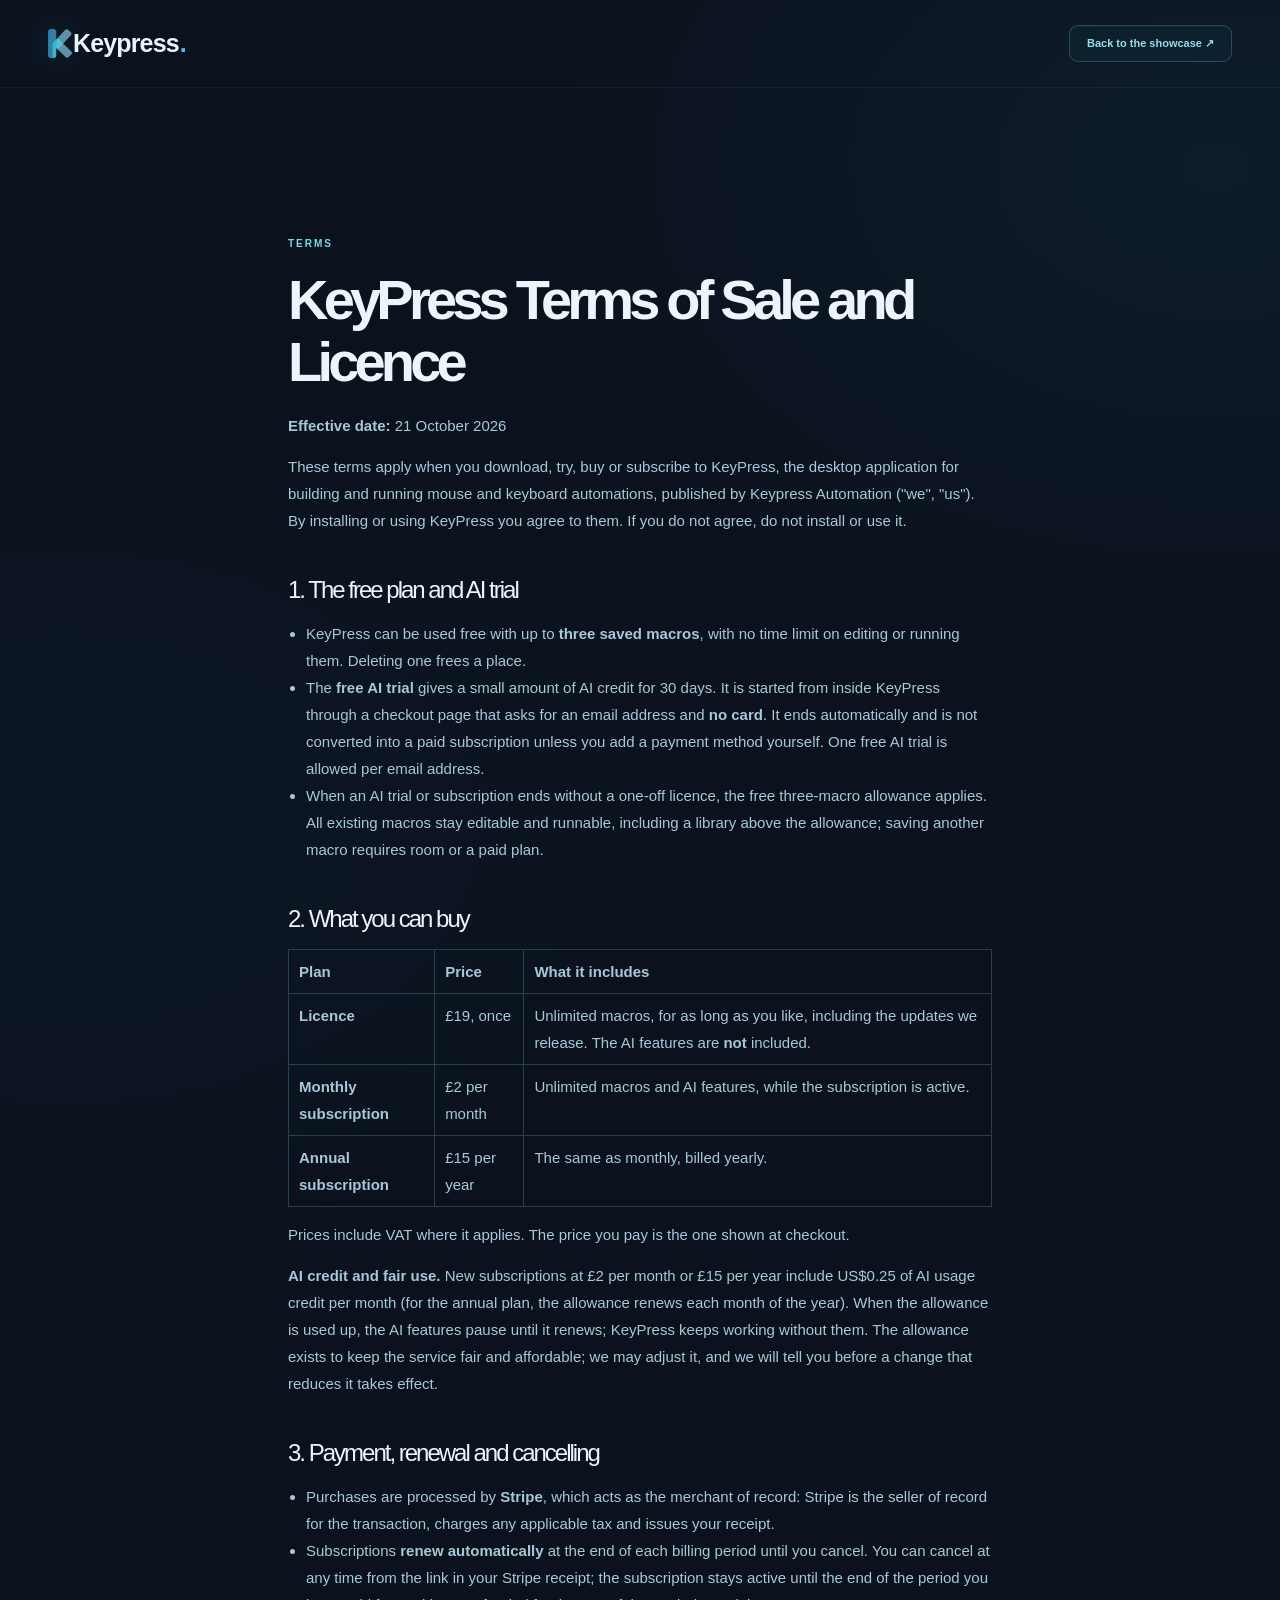
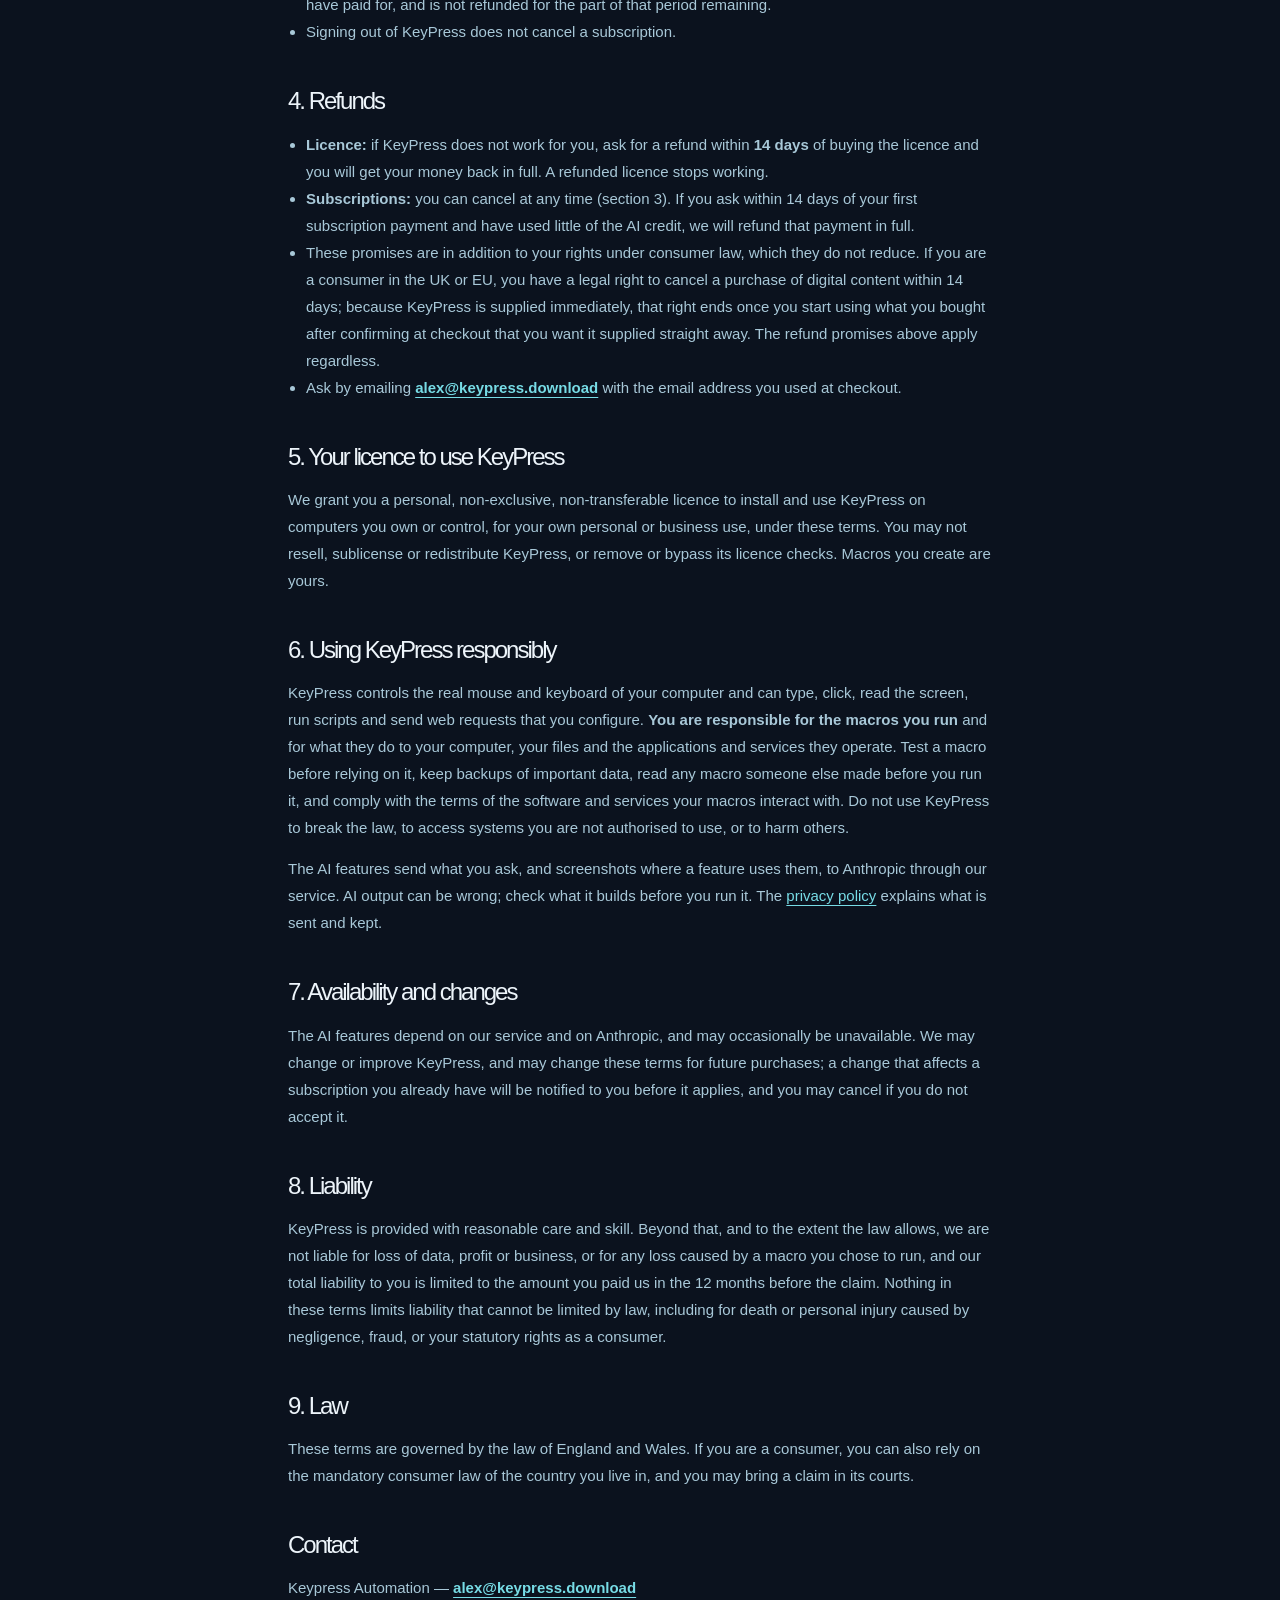
<file: terms.html>
<!doctype html>
<html lang="en">
<head>
<meta http-equiv="Content-Security-Policy" content="default-src 'none'; script-src 'self'; style-src 'self' 'unsafe-inline' https://fonts.googleapis.com; font-src 'self' https://fonts.gstatic.com; img-src 'self' data: blob:; frame-src 'self'; connect-src 'none'; object-src 'none'; base-uri 'none'; form-action 'none'">
<meta name="referrer" content="no-referrer">
  <meta charset="UTF-8"><meta name="viewport" content="width=device-width,initial-scale=1">
  <title>Terms of sale and licence — Keypress</title>
  <meta name="description" content="Keypress trial, prices, refunds and licence terms.">
  <link rel="icon" href="assets/keypress-logo.svg"><link rel="stylesheet" href="style.css?v=015b497212e304e92a2a856e849895299030141f">
  <style>
    .legal-content{max-width:800px;padding-top:150px;padding-bottom:100px}
    .legal-content h1{font-size:clamp(34px,6vw,56px);line-height:1.1;margin:20px 0}
    .legal-content h2{font-size:24px;line-height:1.3;margin:40px 0 14px}
    .legal-content p,.legal-content li,.legal-content td,.legal-content th{color:#a8c8d8;line-height:1.8}
    .legal-content p{margin:14px 0}
    .legal-content ul{padding-left:1.2em}
    .legal-content table{border-collapse:collapse;margin:14px 0;width:100%}
    .legal-content th,.legal-content td{border:1px solid #23414f;padding:8px 10px;text-align:left;vertical-align:top}
    .legal-content a{color:#77dce6;text-decoration:underline;text-underline-offset:4px}
    .legal-content code{font-size:.9em}
    .legal-content .eyebrow{color:#77dce6}
  </style>
</head>
<body>
  <header class="nav"><a class="brand" href="./" aria-label="Keypress home"><img class="brand-logo" src="assets/keypress-logo.svg" alt="">Keypress<span class="brand-dot">.</span></a><a class="button small" href="./#playground">Back to the showcase ↗</a></header>
  <main class="section-wrap legal-content">
    <div class="eyebrow">TERMS</div>
<h1>KeyPress Terms of Sale and Licence</h1>
<p><strong>Effective date:</strong> 21 October 2026</p>
<p>These terms apply when you download, try, buy or subscribe to KeyPress, the desktop application for building and running mouse and keyboard automations, published by Keypress Automation (&quot;we&quot;, &quot;us&quot;). By installing or using KeyPress you agree to them. If you do not agree, do not install or use it.</p>
<h2>1. The free plan and AI trial</h2>
<ul><li>KeyPress can be used free with up to <strong>three saved macros</strong>, with no time limit on editing or running them. Deleting one frees a place.</li><li>The <strong>free AI trial</strong> gives a small amount of AI credit for 30 days. It is started from inside KeyPress through a checkout page that asks for an email address and <strong>no card</strong>. It ends automatically and is not converted into a paid subscription unless you add a payment method yourself. One free AI trial is allowed per email address.</li><li>When an AI trial or subscription ends without a one-off licence, the free three-macro allowance applies. All existing macros stay editable and runnable, including a library above the allowance; saving another macro requires room or a paid plan.</li></ul>
<h2>2. What you can buy</h2>
<table><thead><tr><th>Plan</th><th>Price</th><th>What it includes</th></tr></thead><tbody><tr><td><strong>Licence</strong></td><td>£19, once</td><td>Unlimited macros, for as long as you like, including the updates we release. The AI features are <strong>not</strong> included.</td></tr><tr><td><strong>Monthly subscription</strong></td><td>£2 per month</td><td>Unlimited macros and AI features, while the subscription is active.</td></tr><tr><td><strong>Annual subscription</strong></td><td>£15 per year</td><td>The same as monthly, billed yearly.</td></tr></tbody></table>
<p>Prices include VAT where it applies. The price you pay is the one shown at checkout.</p>
<p><strong>AI credit and fair use.</strong> New subscriptions at £2 per month or £15 per year include US$0.25 of AI usage credit per month (for the annual plan, the allowance renews each month of the year). When the allowance is used up, the AI features pause until it renews; KeyPress keeps working without them. The allowance exists to keep the service fair and affordable; we may adjust it, and we will tell you before a change that reduces it takes effect.</p>
<h2>3. Payment, renewal and cancelling</h2>
<ul><li>Purchases are processed by <strong>Stripe</strong>, which acts as the merchant of record: Stripe is the seller of record for the transaction, charges any applicable tax and issues your receipt.</li><li>Subscriptions <strong>renew automatically</strong> at the end of each billing period until you cancel. You can cancel at any time from the link in your Stripe receipt; the subscription stays active until the end of the period you have paid for, and is not refunded for the part of that period remaining.</li><li>Signing out of KeyPress does not cancel a subscription.</li></ul>
<h2>4. Refunds</h2>
<ul><li><strong>Licence:</strong> if KeyPress does not work for you, ask for a refund within <strong>14 days</strong> of buying the licence and you will get your money back in full. A refunded licence stops working.</li><li><strong>Subscriptions:</strong> you can cancel at any time (section 3). If you ask within 14 days of your first subscription payment and have used little of the AI credit, we will refund that payment in full.</li><li>These promises are in addition to your rights under consumer law, which they do not reduce. If you are a consumer in the UK or EU, you have a legal right to cancel a purchase of digital content within 14 days; because KeyPress is supplied immediately, that right ends once you start using what you bought after confirming at checkout that you want it supplied straight away. The refund promises above apply regardless.</li><li>Ask by emailing <strong><a href="mailto:alex@keypress.download" rel="noopener">alex@keypress.download</a></strong> with the email address you used at checkout.</li></ul>
<h2>5. Your licence to use KeyPress</h2>
<p>We grant you a personal, non-exclusive, non-transferable licence to install and use KeyPress on computers you own or control, for your own personal or business use, under these terms. You may not resell, sublicense or redistribute KeyPress, or remove or bypass its licence checks. Macros you create are yours.</p>
<h2>6. Using KeyPress responsibly</h2>
<p>KeyPress controls the real mouse and keyboard of your computer and can type, click, read the screen, run scripts and send web requests that you configure. <strong>You are responsible for the macros you run</strong> and for what they do to your computer, your files and the applications and services they operate. Test a macro before relying on it, keep backups of important data, read any macro someone else made before you run it, and comply with the terms of the software and services your macros interact with. Do not use KeyPress to break the law, to access systems you are not authorised to use, or to harm others.</p>
<p>The AI features send what you ask, and screenshots where a feature uses them, to Anthropic through our service. AI output can be wrong; check what it builds before you run it. The <a href="https://keypress.download/app-privacy.html" rel="noopener">privacy policy</a> explains what is sent and kept.</p>
<h2>7. Availability and changes</h2>
<p>The AI features depend on our service and on Anthropic, and may occasionally be unavailable. We may change or improve KeyPress, and may change these terms for future purchases; a change that affects a subscription you already have will be notified to you before it applies, and you may cancel if you do not accept it.</p>
<h2>8. Liability</h2>
<p>KeyPress is provided with reasonable care and skill. Beyond that, and to the extent the law allows, we are not liable for loss of data, profit or business, or for any loss caused by a macro you chose to run, and our total liability to you is limited to the amount you paid us in the 12 months before the claim. Nothing in these terms limits liability that cannot be limited by law, including for death or personal injury caused by negligence, fraud, or your statutory rights as a consumer.</p>
<h2>9. Law</h2>
<p>These terms are governed by the law of England and Wales. If you are a consumer, you can also rely on the mandatory consumer law of the country you live in, and you may bring a claim in its courts.</p>
<h2>Contact</h2>
<p>Keypress Automation — <strong><a href="mailto:alex@keypress.download" rel="noopener">alex@keypress.download</a></strong></p>
  </main>
</body>
</html>
</file>
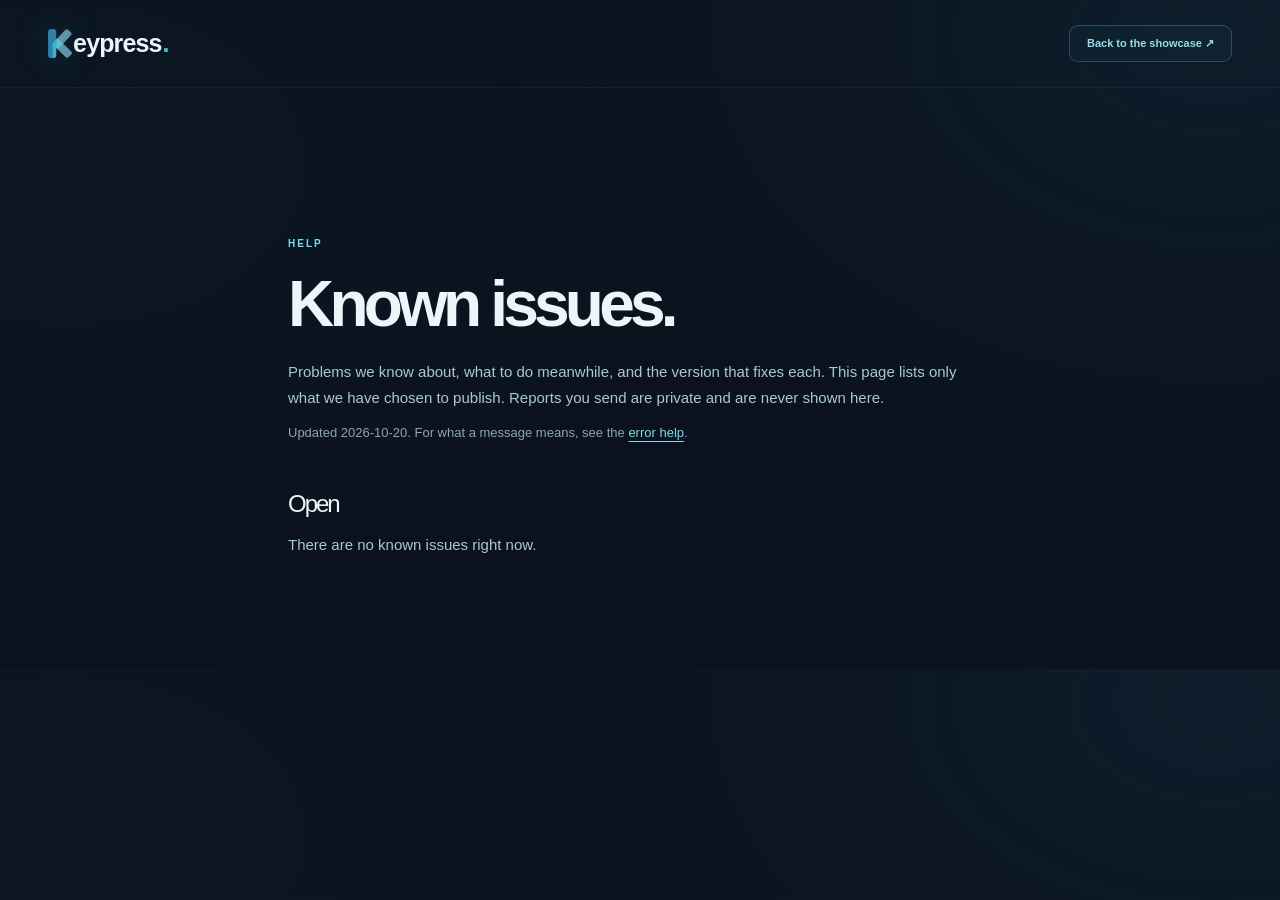
<file: help/known-issues.html>
<!doctype html>
<html lang="en">
<head>
<meta http-equiv="Content-Security-Policy" content="default-src 'none'; script-src 'self'; style-src 'self' 'unsafe-inline' https://fonts.googleapis.com; font-src 'self' https://fonts.gstatic.com; img-src 'self' data: blob:; frame-src 'self'; connect-src 'none'; object-src 'none'; base-uri 'none'; form-action 'none'">
<meta name="referrer" content="no-referrer">
  <meta charset="UTF-8"><meta name="viewport" content="width=device-width,initial-scale=1">
  <title>Known issues — Keypress</title>
  <meta name="description" content="Problems in Keypress that are known, with workarounds and the version that fixes them.">
  <link rel="icon" href="../assets/keypress-logo.svg"><link rel="stylesheet" href="../style.css?v=015b497212e304e92a2a856e849895299030141f">
  <style>
    .help-content{max-width:800px;padding-top:150px;padding-bottom:100px}
    .help-content h1{font-size:clamp(38px,7vw,64px);line-height:1.1;margin:20px 0}
    .help-content h2{font-size:24px;line-height:1.3;margin:44px 0 12px}
    .help-content h3{font-size:14px;letter-spacing:1px;text-transform:uppercase;color:#77dce6;margin:22px 0 8px}
    .help-content p,.help-content li{color:#a8c8d8;line-height:1.7}
    .help-content p{margin:12px 0}
    .help-content ul,.help-content ol{margin:8px 0;padding-left:22px}
    .help-content a{color:#77dce6;text-decoration:underline;text-underline-offset:4px}
    .help-content .eyebrow{color:#77dce6}
    .help-content code{font-family:ui-monospace,Consolas,monospace;font-size:.92em;color:#edf4fa}
    .help-content .sentence{border-left:3px solid #293a4b;padding:4px 0 4px 14px;margin:12px 0}
    .help-content .index{columns:2;column-gap:32px;padding-left:18px}
    .help-content .meta{font-size:13px;color:#8aa4b8}
    .help-content .issue{border:1px solid #293a4b;border-radius:8px;padding:6px 20px 14px;margin:18px 0;background:#182331}
    @media (max-width:640px){.help-content{padding-left:20px;padding-right:20px}.help-content .index{columns:1}}
  </style>
</head>
<body>
  <header class="nav"><a class="brand" href="../" aria-label="Keypress home"><img class="brand-logo" src="../assets/keypress-logo.svg" alt=""><span class="brand-word">eypress</span><span class="brand-dot">.</span></a><a class="button small" href="../">Back to the showcase ↗</a></header>
  <main class="section-wrap help-content">
    <div class="eyebrow">HELP</div>
    <h1>Known issues.</h1>
    <p>Problems we know about, what to do meanwhile, and the version that fixes each. This page lists only what we have chosen to publish. Reports you send are private and are never shown here.</p>
    <p class="meta">Updated 2026-10-20. For what a message means, see the <a href="errors.html">error help</a>.</p>
    <h2 class="group">Open</h2>
    <p>There are no known issues right now.</p>

  </main>
</body>
</html>
</file>
<file: style.css>
@import url('https://fonts.googleapis.com/css2?family=DM+Sans:wght@400;500;600;700&family=Space+Grotesk:wght@400;500;600;700&display=swap');
:root{--bg:#0e1520;--panel:#182331;--text:#edf4fa;--muted:#a5b9ca;--lime:#43c8d9;--line:#293a4b}*{box-sizing:border-box}html{scroll-behavior:smooth;scroll-padding-top:90px}body{margin:0;background:var(--bg);color:var(--text);font-family:'DM Sans',sans-serif;font-size:15px}a{color:inherit;text-decoration:none}button{font:inherit}button,a,summary{-webkit-tap-highlight-color:transparent}a:focus-visible,button:focus-visible,summary:focus-visible{outline:2px solid var(--lime);outline-offset:6px}h1,h2,h3,.brand{font-family:'Space Grotesk',sans-serif}h1,h2,h3,p{margin:0}em{font-style:normal;color:var(--lime)}.section-wrap{max-width:1240px;margin:auto;padding-left:48px;padding-right:48px}.nav{max-width:1344px;margin:auto;padding:26px 48px;display:flex;align-items:center;justify-content:space-between;border-bottom:1px solid var(--line);gap:30px}.brand{font-size:25px;font-weight:700;display:flex;align-items:center;letter-spacing:-1px;white-space:nowrap}.brand-mark{position:relative;display:inline-flex;width:34px;margin-right:9px;font-size:29px;color:var(--lime)}.brand-mark span{font-size:20px;position:absolute;left:12px;top:4px;background:var(--bg);line-height:20px}.brand-dot{color:var(--lime)}nav{display:flex;gap:31px;color:#b1c3d2;font-size:13px}nav a:hover,.text-link:hover,footer a:hover{color:var(--lime)}.button{display:inline-flex;align-items:center;justify-content:center;gap:16px;background:var(--lime);color:#092c42;padding:18px 24px;border:1px solid var(--lime);border-radius:7px;font-weight:700;font-size:14px;transition:background .2s,transform .2s}.button:hover{background:#80c8e3;transform:translateY(-2px)}.button.small{padding:12px 18px;font-size:12px}.hero{display:grid;grid-template-columns:1.1fr 1fr;gap:25px;padding-top:88px;padding-bottom:83px;align-items:center}.eyebrow{font-size:10px;letter-spacing:2px;font-weight:700;display:flex;align-items:center;gap:10px;color:#9ab6cb}.status-dot{height:6px;width:6px;border-radius:50%;display:inline-block;background:var(--lime);flex-shrink:0;box-shadow:0 0 10px #43c8d925}h1{font-size:clamp(48px,5.5vw,76px);line-height:1.04;letter-spacing:-4.8px;margin:25px 0}.heading-cursor{display:inline-block;height:.75em;width:4px;background:var(--lime);margin-left:9px;vertical-align:baseline}.hero-copy>p{font-size:16px;line-height:1.75;color:var(--muted);max-width:435px}.hero-actions{display:flex;gap:25px;align-items:center;margin-top:31px;flex-wrap:wrap}.windows-icon{font-size:24px;line-height:14px}.text-link{font-size:12px;font-weight:600}.hero-note{display:flex;gap:22px;font-size:10px;color:var(--muted);margin-top:20px}.hero-art{height:422px;position:relative;background-image:radial-gradient(#26475b 1px,transparent 1px);background-size:19px 19px;mask-image:linear-gradient(to right,transparent,#000 8%,#000 95%,transparent)}.orbit-label{position:absolute;top:12px;left:47px;font-size:9px;letter-spacing:2px;color:var(--muted);display:flex;gap:9px;align-items:center}.hero-lines{position:absolute;inset:0;width:100%;height:100%;fill:none;stroke:#337fa4;stroke-width:1.3;stroke-dasharray:5 5}.mini-node{position:absolute;display:flex;align-items:center;gap:12px;border:1px solid #337fa4;background:#172d40;box-shadow:0 12px 40px #0005;padding:18px 20px;border-radius:10px;width:290px}.mini-node small{display:block;font-size:8px;letter-spacing:1.5px;color:#80c8e3;margin-bottom:7px}.mini-node strong{font-size:12px;font-weight:500}.node-icon{background:#20425a;color:var(--lime);border-radius:7px;padding:9px;font-size:21px}.mini-node kbd{font-size:8px;position:absolute;bottom:-13px;right:22px;background:#43c8d9;color:#092c42;border-radius:4px;padding:6px 9px}.mini-node.start{top:64px;left:30px;transform:rotate(-5deg)}.mini-node.middle{top:177px;right:4px;transform:rotate(3deg)}.mini-node.end{top:294px;left:90px;transform:rotate(-3deg)}.node-check{margin-left:auto;color:var(--lime)}.floating-key{position:absolute;padding:8px 13px;border-radius:8px;background:#182c40;border:1px solid #337fa4;color:#80c8e3;font-size:27px;box-shadow:0 4px #060806}.key-one{right:25px;top:61px;transform:rotate(14deg)}.key-two{left:28px;top:214px;transform:rotate(-12deg)}.art-footer{position:absolute;bottom:2px;left:45px;right:12px;display:flex;justify-content:space-between;font-size:8px;letter-spacing:1.5px;color:#738fa5}.capability-strip{border-block:1px solid var(--line);padding:23px 48px;display:flex;gap:40px;align-items:center;justify-content:center}.capability-strip>span{font-size:8px;letter-spacing:1.5px;color:var(--muted)}.capability-strip>div{font-size:12px;display:flex;gap:23px;align-items:center}.capability-strip i{font-style:normal;color:var(--lime);font-size:15px}.playground-section{padding-top:90px;padding-bottom:67px}.section-top{display:flex;align-items:flex-end;justify-content:space-between;gap:35px;margin-bottom:35px}h2{font-size:44px;line-height:1.12;letter-spacing:-2px}.section-top h2{margin-top:20px}.section-top>p{font-size:13px;line-height:1.8;color:var(--muted);padding-bottom:4px}.demo-window{border:1px solid #3d4336;border-radius:12px;overflow:hidden;box-shadow:0 35px 75px #0003}.window-bar{height:39px;background:#1c201a;display:flex;align-items:center;padding:0 18px;font-size:9px;color:#a9af9f;gap:18px;border-bottom:1px solid #30362a}.window-dots{display:flex;gap:5px}.window-dots b{display:block;width:6px;height:6px;border-radius:50%;background:#555d4b}.window-bar i{font-style:normal;margin:0 8px;color:#59634e}.demo-label{margin-left:auto;font-size:7px;letter-spacing:1.5px;color:#727c67}.demo-toolbar{display:flex;justify-content:space-between;padding:17px 22px;background:#151914;border-bottom:1px solid #30362a;align-items:center;font-size:11px}.file-icon{color:var(--lime);margin-right:7px;font-size:16px}.pill{color:#939e86;background:#252b20;border-radius:4px;padding:4px 7px;margin-left:12px;font-size:8px}.run-button{background:var(--lime);border:0;border-radius:5px;padding:9px 14px;color:#243413;font-weight:600;font-size:10px;cursor:pointer}.run-button:disabled{opacity:.65;cursor:wait}.demo-body{display:flex;min-height:280px}.demo-body aside{width:157px;flex-shrink:0;border-right:1px solid #30362a;background:#181c16;padding:22px 17px;color:#98a38b}.palette-title{font-size:7px;letter-spacing:1.5px;color:#7e8a6e}.demo-body aside>div:not(.palette-note){margin-top:18px;display:flex;align-items:center;gap:13px;font-size:14px}.demo-body aside>div>span{font-size:10px;color:#b5bcaa}.palette-note{font-size:9px;line-height:1.7;margin-top:30px;color:#68775c}.flow-canvas{position:relative;flex:1;min-width:0;background-color:#131810;background-image:radial-gradient(#35412b 1px,transparent 1px);background-size:15px 15px;display:flex;align-items:center;justify-content:center;padding:30px 22px 55px}.flow-row{display:flex;align-items:center;width:100%;justify-content:center}.flow-node{width:153px;flex-shrink:1;min-width:0;border:1px solid #414f33;background:#20271b;border-radius:7px;position:relative;transition:box-shadow .3s,transform .3s}.flow-node:before,.flow-node:after{content:'';position:absolute;top:50%;width:5px;height:5px;background:#9daa8b;border-radius:50%;border:2px solid #151b10}.flow-node:before{left:-5px}.flow-node:after{right:-5px}.node-head{padding:11px 10px;font-size:9px;font-weight:600;border-bottom:1px solid #3b4432;border-radius:6px 6px 0 0;display:flex;gap:8px;align-items:center}.node-head span{font-size:14px}.lime{color:#43c8d9;background:#2e3b21}.blue{color:#a4c7df;background:#24313b}.violet{color:#c7b4e7;background:#332b40}.peach{color:#e6bea0;background:#3c3027}.node-content{padding:13px 10px 16px}.node-content small{font-size:6px;letter-spacing:1px;color:#8f9d82;display:block;margin-bottom:11px}.node-content div,.node-content kbd{font-family:inherit;font-size:8px;background:#151b11;border:1px solid #36422b;border-radius:3px;display:block;padding:7px;color:#c6cfba;white-space:nowrap;overflow:hidden;text-overflow:ellipsis}.connector{height:1px;background:#788b5c;flex:1;max-width:39px;min-width:12px}.flow-node.active{box-shadow:0 0 0 2px var(--lime),0 0 30px #43c8d930;transform:translateY(-4px)}.flow-node.done{border-color:#b3d576}.canvas-bottom{position:absolute;bottom:15px;left:20px;right:20px;display:flex;justify-content:space-between;align-items:center;font-size:6px;letter-spacing:1px;color:#738165}.canvas-bottom>span:first-child{font-size:14px;background:#1e2717;padding:5px 10px;border:1px solid #39462b;border-radius:4px}.canvas-bottom span span{font-size:7px;margin:0 9px}.demo-status{display:flex;justify-content:space-between;gap:12px;padding:13px 20px;background:#1b2116;border-top:1px solid #303b24;font-size:8px;color:#8f9f7e}.demo-status>span:first-child{display:flex;align-items:center;gap:8px}.under-demo{display:flex;justify-content:space-between;margin-top:18px;font-size:11px;color:var(--muted)}.under-demo .text-link{color:var(--lime);font-size:10px}.steps-section{padding-block:45px 92px}.steps-section h2{margin-top:18px;font-size:37px}.steps{display:grid;grid-template-columns:repeat(3,1fr);gap:45px;margin-top:45px}.steps article{border-top:1px solid #4d5840;padding-top:20px}.step-number{font-family:'Space Grotesk',sans-serif;font-size:13px;color:var(--lime)}h3{font-size:20px;letter-spacing:-.5px}.steps h3{margin:23px 0 13px}.steps p,.feature p{font-size:13px;line-height:1.8;color:var(--muted)}.features-section{border-block:1px solid var(--line);background:#111c29;padding:83px 0 88px}.feature-grid{display:grid;grid-template-columns:1.25fr 1fr;gap:16px;margin-top:40px}.feature{border:1px solid #2d4257;background:#172638;border-radius:10px;padding:31px;overflow:hidden;min-height:265px}.feature-icon{display:block;color:var(--lime);font-size:27px;margin-bottom:20px}.feature h3{margin-bottom:12px}.feature p{max-width:390px}.keyboard-art{display:flex;gap:10px;align-items:center;margin-top:29px;transform:rotate(-4deg);padding:12px}.keyboard-art kbd{font:12px 'DM Sans',sans-serif;white-space:nowrap;display:inline-flex;align-items:center;justify-content:center;min-height:46px;padding:10px 19px;background:#2b3325;border:1px solid #515f44;border-radius:7px;box-shadow:0 5px #0f140b;color:#bbc8ab}.keyboard-art span{font-size:10px;color:#78856c}.keyboard-art kbd.accent-key{color:#08243a;background:var(--lime);border-color:#e0ffab;box-shadow:0 5px #687d47}.target-art{display:flex;justify-content:center;margin-top:27px}.target-art span{border:1px solid #75944f;outline:1px dashed #59713e;outline-offset:8px;padding:12px 20px;font-size:11px;background:#26321d;color:#b9d797}.target-art b{margin-left:28px;color:var(--lime)}.logic-art{display:flex;align-items:center;flex-direction:column;font-size:9px;margin:20px auto 0;max-width:210px}.logic-art>span{border:1px solid #65794d;padding:8px 28px;border-radius:20px;color:#43c8d9}.logic-art i{color:#647a4d;font-size:25px;font-style:normal}.logic-art>div{display:flex;justify-content:space-between;width:100%}.logic-art b{border:1px solid #455437;padding:7px 16px;border-radius:4px;font-weight:400}.privacy-feature{background:radial-gradient(ellipse at 95% 95%,#35482555,transparent 65%),#172638}.local-tag{font-size:8px;letter-spacing:2px;display:flex;gap:9px;align-items:center;margin-top:29px;color:#b6caa2}.real-app{padding-block:85px}.real-app h2{font-size:38px}.screenshot-link{display:block;position:relative;border:1px solid #48513c;border-radius:10px;overflow:hidden}.screenshot-link img{display:block;width:100%;height:auto;filter:saturate(.65)}.screenshot-link>span{position:absolute;bottom:20px;right:20px;background:#43c8d9;color:#223011;font-size:11px;padding:11px 18px;border-radius:5px;box-shadow:0 4px 20px #0005}.screenshot-caption{margin-top:12px;color:#7f8876;font-size:10px}.download-section{background:#43c8d9;color:#092c42;position:relative;overflow:hidden}.download-inner{text-align:center;padding-block:72px 50px;position:relative}.download-inner .eyebrow{justify-content:center;color:#154a66}.download-inner .status-dot{background:#344d1c}.download-inner h2{font-size:62px;letter-spacing:-3px;margin:22px 0}.download-inner em{color:#145581}.download-inner>p{font-size:15px;color:#15506d}.download-button{background:#092c42;color:#eff8e6;border-color:#092c42;margin-top:27px}.download-button:hover{background:#1b7fca}.download-inner p.download-note{font-size:10px;margin:15px auto 0;max-width:440px;line-height:1.7}.other-platforms{display:inline-block;margin-top:18px;font-size:10px;border-bottom:1px solid #337fa4;padding-bottom:4px}.download-line{display:flex;justify-content:center;align-items:center;margin-top:40px;opacity:.6}.download-line>span{border:1px solid #1b7fca;border-radius:8px;width:36px;height:36px;display:grid;place-items:center;font-size:20px}.download-line i{height:1px;width:70px;background:#1b7fca}.faq-section{display:grid;grid-template-columns:1fr 1.4fr;gap:60px;padding-block:85px}.faq-section h2{font-size:30px}.faq-list details{border-bottom:1px solid var(--line);padding:20px 0}.faq-list details:first-child{padding-top:3px}.faq-list summary{cursor:pointer;list-style:none;font-size:12px;display:flex;justify-content:space-between;gap:15px}.faq-list summary::-webkit-details-marker{display:none}.faq-list summary span{color:var(--lime);font-size:18px;line-height:12px;transition:transform .2s}.faq-list details[open] summary span{transform:rotate(45deg)}.faq-list p{font-size:12px;line-height:1.8;color:var(--muted);padding:17px 20px 0 0}.faq-list p a{color:var(--lime);text-decoration:underline}footer{border-top:1px solid var(--line);padding-block:31px;display:flex;justify-content:space-between;align-items:center;gap:20px}footer .brand{font-size:20px}footer .brand-mark{font-size:25px}footer>span{font-size:9px;color:#91a8ba}footer>div{display:flex;gap:23px;font-size:9px;color:#a1aa96}footer>div>span{color:#7d95a8}
@media(min-width:1500px){.hero{padding-block:110px}.hero-art{transform:scale(1.08)}}
@media(max-width:1000px){.section-wrap{padding-left:30px;padding-right:30px}.nav{padding-inline:30px}.hero{gap:15px}h1{font-size:59px;letter-spacing:-3px}.hero-actions{gap:20px}.hero-actions .button{padding-inline:16px;font-size:12px}.hero-art{transform:scale(.9);transform-origin:center right}.capability-strip{padding-inline:25px;gap:20px}.capability-strip>span{display:none}.capability-strip>div{gap:15px;font-size:10px}.demo-body aside{width:120px;padding-inline:12px}.flow-canvas{padding-inline:15px}.node-head{font-size:8px;padding-inline:7px}.node-content{padding-inline:7px}.section-top>p{font-size:12px}.keyboard-art{gap:6px;padding-inline:0}.keyboard-art kbd{padding-inline:12px;font-size:10px}footer>span{display:none}}
@media(max-width:720px){.nav{padding:20px 22px;gap:12px}.nav .brand{font-size:22px}nav{gap:14px}nav a{font-size:11px}nav a:first-child,nav a:last-child{display:none}.button.small{padding:10px 12px;font-size:10px;gap:10px}.section-wrap{padding-inline:22px}.hero{grid-template-columns:1fr;padding-top:54px;padding-bottom:38px;gap:35px}h1{font-size:62px;letter-spacing:-3.5px}.hero-copy>p{font-size:14px;max-width:390px}.hero-actions{gap:22px}.hero-note{font-size:9px}.hero-art{width:min(100%,470px);height:380px;transform:none;justify-self:center}.mini-node{width:255px;padding:16px;gap:10px}.mini-node.middle{top:160px;right:7px}.mini-node.start{left:5px;top:57px}.mini-node.end{left:40px;top:265px}.key-one{right:15px;top:45px}.key-two{left:4px;top:186px}.orbit-label{left:13px;font-size:8px}.art-footer{left:15px}.capability-strip{padding:20px 22px;overflow:hidden;justify-content:flex-start}.capability-strip>div{white-space:nowrap;font-size:10px;gap:17px}.playground-section{padding-top:58px;padding-bottom:35px}.section-top{display:block;margin-bottom:25px}h2{font-size:36px}.section-top>p{margin-top:18px;font-size:12px}.section-top>p br{display:none}.demo-label{display:none}.demo-toolbar{padding:13px 12px;font-size:9px}.pill{display:none}.demo-body aside{display:none}.demo-body{min-height:360px}.flow-canvas{padding:26px 16px 50px}.flow-row{display:grid;grid-template-columns:1fr 25px 1fr;row-gap:26px;max-width:360px}.flow-node{width:100%}.flow-row>.connector:nth-child(4){display:none}.flow-row>.flow-node:nth-child(5){grid-column:1;grid-row:2}.flow-row>.connector:nth-child(6){grid-column:2;grid-row:2}.flow-row>.flow-node:nth-child(7){grid-column:3;grid-row:2}.node-head{font-size:10px}.node-content small{font-size:7px}.node-content div,.node-content kbd{font-size:9px}.canvas-bottom{font-size:5px;left:12px;right:12px;letter-spacing:.3px}.demo-status{padding-inline:12px;font-size:7px}.demo-status>span:last-child{display:none}.under-demo{gap:15px;font-size:9px}.under-demo .text-link{font-size:9px}.steps-section{padding-block:34px 55px}.steps-section h2{font-size:31px}.steps{grid-template-columns:1fr;gap:27px;margin-top:30px}.steps article{position:relative;padding-left:38px;padding-top:23px}.step-number{position:absolute;left:0;top:24px}.steps h3{margin-top:0;font-size:19px;margin-bottom:10px}.steps p{font-size:12px}.features-section{padding-block:55px}.feature-grid{grid-template-columns:1fr;margin-top:26px}.feature{padding:26px;min-height:230px}.feature p{font-size:12px}.keyboard-art{justify-content:center}.keyboard-art kbd{font-size:10px}.real-app{padding-block:55px}.real-app h2{font-size:32px}.screenshot-link>span{font-size:8px;bottom:10px;right:10px;padding:8px 10px}.screenshot-caption{font-size:8px;line-height:1.6}.download-inner{padding-block:56px 38px}.download-inner h2{font-size:46px;letter-spacing:-2px}.download-inner>p{font-size:13px}.download-inner .eyebrow{font-size:8px;letter-spacing:1.5px}.download-inner p.download-note{font-size:9px;max-width:280px}.faq-section{grid-template-columns:1fr;gap:32px;padding-block:55px}.faq-section h2{font-size:30px}footer{flex-wrap:wrap;padding-block:25px}footer>div{gap:17px;font-size:8px}}
@media(prefers-reduced-motion:reduce){html{scroll-behavior:auto}*,*:before,*:after{transition:none!important;animation:none!important}}

.brand-logo{width:27px;height:34px;object-fit:contain;margin-right:11px}.hero-art{background-image:radial-gradient(#26475b 1px,transparent 1px)}.hero-art .node-icon{background:#20425a}.hero .button{background:linear-gradient(120deg,#80c8e3,#43c8d9);color:#092c42}.hero h1 em{background:linear-gradient(100deg,#80c8e3,#43c8d9,#1b7fca);background-clip:text;color:transparent}.floating-key{font-size:17px}.editor-intro{display:flex;align-items:center;gap:24px;padding:17px 20px;border:1px solid #2d4257;border-bottom:0;border-radius:10px 10px 0 0;background:#172638;color:#a7c2d7;font-size:10px}.editor-intro b{color:#43c8d9;margin-right:7px}.editor-intro a{margin-left:auto;color:#80c8e3}.live-editor{width:100%;height:690px;display:block;border:1px solid #337fa4;border-radius:0 0 10px 10px;background:#14171c;box-shadow:0 20px 70px #0003}.editor-boundary{font-size:11px;line-height:1.8;color:#829caf;max-width:890px;margin-top:18px}.feature-kicker{display:block;font-size:9px;letter-spacing:1.8px;color:#80c8e3;margin-bottom:15px}.expanded-features{grid-template-columns:1fr 1fr}.expanded-features .feature{min-height:330px;background:linear-gradient(130deg,#172638,#142130);border-color:#2b4359}.expanded-features .feature p{max-width:none}.feature-tags{display:flex;flex-wrap:wrap;gap:7px;margin-top:23px}.feature-tags span{font-size:9px;color:#9ec7df;background:#20374b;border:1px solid #2d506a;border-radius:4px;padding:6px 9px}.depth-grid{display:grid;grid-template-columns:1fr 1fr;gap:35px 50px;margin-top:40px}.depth-grid article{border-top:1px solid #2d4257;padding-top:20px}.depth-number{color:#43c8d9;font-size:11px;font-family:'Space Grotesk',sans-serif}.depth-grid h3{margin:15px 0 12px}.depth-grid p{color:#a5b9ca;font-size:13px;line-height:1.8}.privacy-band{margin-top:50px;border:1px solid #337fa4;background:linear-gradient(100deg,#1c3449,#142333);border-radius:10px;padding:28px 32px;display:flex;align-items:center;gap:30px}.privacy-band img{height:70px;width:56px}.privacy-band h3{font-size:19px}.privacy-band p{font-size:12px;color:#a5b9ca;line-height:1.8;margin-top:9px;max-width:800px}.download-section{background:linear-gradient(120deg,#80c8e3,#43c8d9 60%,#337fa4);color:#092c42}.download-button{background:#092c42;color:#edf4fa}.download-inner .status-dot{background:#1b7fca}.steps article{border-color:#337fa4}footer>div{color:#a5b9ca}.under-demo{color:#a5b9ca}.feature-icon{color:#43c8d9}@media(max-width:900px){.live-editor{height:auto;aspect-ratio:16/10}.editor-intro{gap:12px;font-size:9px;padding:14px}.editor-intro span:last-of-type{display:none}}@media(max-width:720px){.expanded-features,.depth-grid{grid-template-columns:1fr}.editor-intro span:not(:first-child){display:none}.editor-intro a{font-size:10px}.live-editor{height:auto;aspect-ratio:16/10}.under-demo{flex-wrap:wrap;line-height:1.8}.privacy-band{padding:23px;gap:20px}.privacy-band img{width:35px;height:46px}.hero-art .mini-node{border-color:#337fa4}}
.tour-showcase{display:grid;grid-template-columns:1.15fr 1fr;gap:65px;padding-block:76px}.tour-copy>p{max-width:480px;line-height:1.9;color:#a5b9ca;font-size:14px;margin-block:23px}.tour-copy em{color:#80c8e3}.tour-actions{display:flex;align-items:center;gap:24px}.tour-copy .tour-caption{font-size:11px;color:#829caf}.tour-route{align-self:center;border:1px solid #337fa4;border-radius:14px;padding:27px;background:linear-gradient(140deg,#1c3449,#142130)}.tour-route-label{font-size:10px;letter-spacing:2px;color:#80c8e3}.tour-route button{display:flex;width:100%;align-items:center;gap:17px;text-align:left;border:1px solid #2d506a;border-radius:7px;background:#20374b;padding:15px;margin-top:12px;color:#edf4fa;font:inherit;font-size:13px;cursor:pointer}.tour-route button span:first-child{font-size:10px;color:#80c8e3}.tour-route button span:last-child{margin-left:auto;color:#43c8d9}.tour-route p{color:#a5b9ca;font-size:12px;line-height:1.8;margin-top:20px}.tour-panel{position:fixed;bottom:22px;left:50%;transform:translateX(-50%);z-index:100;display:flex;align-items:center;gap:18px;padding:18px 22px;width:min(780px,calc(100% - 32px));border:1px solid #43c8d9;border-radius:12px;background:#142333f5;box-shadow:0 18px 60px #0008;backdrop-filter:blur(18px);color:#edf4fa}.tour-panel[hidden],.tour-panel [hidden]{display:none}.tour-panel img{width:30px;height:38px}.tour-panel-copy{flex:1;min-width:0}.tour-panel strong{font-size:13px}.tour-panel p{font-size:12px;line-height:1.6;margin:4px 0 8px;color:#b9cfdf}.tour-panel progress{width:100%;height:4px;accent-color:#43c8d9;display:block}.tour-control{background:#20374b;border:1px solid #337fa4;border-radius:6px;padding:10px 13px;color:#edf4fa;font-size:12px;cursor:pointer;white-space:nowrap}.tour-dismiss{border:0;background:none;color:#b9cfdf;font-size:22px;cursor:pointer}.tour-highlight{outline:2px solid #43c8d9;outline-offset:-2px;box-shadow:inset 0 0 80px #43c8d910}#features,#real-app,#download,#playground,#tour{scroll-margin-top:30px}button:disabled{cursor:wait;opacity:.6}button:focus-visible,a:focus-visible{outline:2px solid #80c8e3;outline-offset:4px}.tour-route button:hover,.tour-control:hover{background:#2b5068}@media(max-width:720px){.tour-showcase{grid-template-columns:1fr;gap:24px;padding-block:45px}.tour-panel{bottom:12px;padding:14px;gap:10px;flex-wrap:wrap}.tour-panel img{display:none}.tour-panel-copy{flex-basis:100%}.tour-actions{gap:17px}.nav nav a:first-child{display:inline}}
.tour-anchor{display:block;scroll-margin-top:30px}.automation-lab{padding-block:68px}.lab-grid{display:grid;grid-template-columns:1.2fr 1fr;gap:24px;margin-top:30px}.lab-form,.lab-result{border:1px solid #337fa4;background:linear-gradient(140deg,#1c3449,#142130);border-radius:12px;padding:28px}.lab-form label{display:block;font-size:12px;letter-spacing:.5px;color:#b9cfdf;margin-bottom:9px}.lab-form input,.lab-form textarea{display:block;box-sizing:border-box;width:100%;border:1px solid #41657e;border-radius:6px;background:#0e1c2a;padding:14px;color:#edf4fa;font:inherit;font-size:14px}.lab-form p,.lab-result p{font-size:12px;line-height:1.8;color:#a5b9ca;margin:12px 0 23px}.lab-result>strong{font-size:28px;display:block;color:#80c8e3;margin:16px 0}.lab-result>strong[data-state=ready]{color:#6de1be}.lab-result>strong[data-state=review]{color:#ffd494}.lab-tools{display:flex;gap:10px;flex-wrap:wrap;margin-top:18px}.lab-tools button,.lab-navigation button{cursor:pointer;font:inherit;font-size:11px;padding:9px 12px;color:#b9cfdf;background:#20374b;border:1px solid #337fa4;border-radius:5px}.checkpoint-list{display:flex;gap:8px;flex-wrap:wrap;min-height:36px;margin:20px 0}.checkpoint-list span{padding:9px 12px;border-radius:5px;background:#133c3a;border:1px solid #287969;color:#82e2c5;font-size:11px}.lab-navigation{display:flex;align-items:center;flex-wrap:wrap;gap:9px;margin-top:20px}.lab-navigation>span{font-size:10px;color:#829caf;margin-right:10px}.target-ladder{display:grid;grid-template-columns:repeat(5,1fr);gap:14px;margin-top:36px}.target-ladder article{border:1px solid #337fa4;border-radius:9px;background:#172638;padding:24px 19px}.target-ladder b{font-size:11px;color:#43c8d9}.target-ladder h3{font-size:16px;margin:17px 0 12px}.target-ladder p{font-size:12px;line-height:1.8;color:#a5b9ca}.feature-callout{display:flex;gap:25px;align-items:center;border:1px solid #2d506a;border-radius:9px;background:#142333;padding:26px;margin-top:22px}.feature-callout>span{font-size:32px;color:#43c8d9}.feature-callout p{color:#a5b9ca;font-size:13px;line-height:1.9;max-width:940px;margin-top:9px}.value-pipeline{display:flex;align-items:center;gap:14px;margin-top:35px}.value-pipeline>span{flex:1;border:1px solid #41657e;border-radius:8px;background:#20374b;padding:20px;color:#edf4fa;font-size:14px}.value-pipeline small{display:block;font-size:11px;color:#80c8e3;margin-top:10px}.value-pipeline i{color:#43c8d9;font-style:normal}.targeting-section em{color:#80c8e3}.lab-tools button:hover,.lab-navigation button:hover{background:#2b5068}@media(max-width:900px){.target-ladder{grid-template-columns:repeat(3,1fr)}.value-pipeline{gap:8px}.value-pipeline>span{padding:16px;font-size:12px}}@media(max-width:720px){.lab-grid{grid-template-columns:1fr}.lab-form,.lab-result{padding:22px}.target-ladder{grid-template-columns:1fr 1fr}.value-pipeline{flex-direction:column;align-items:stretch}.value-pipeline i{text-align:center;transform:rotate(90deg)}.value-pipeline>span{padding:18px}.feature-callout{padding:22px;gap:16px}.tour-panel-copy{flex-basis:100%}.lab-navigation>span{flex-basis:100%}.automation-lab{padding-block:48px}}
.browser-coverage{margin-top:20px;border:1px solid #2d506a;border-radius:8px;padding:16px 20px;color:#a5b9ca;font-size:12px}.browser-coverage summary{cursor:pointer;color:#80c8e3}.browser-coverage p{line-height:1.9;margin-top:12px}

/* Keypress presentation: deep navy, luminous cyan and visual examples. */
:root{--bg:#0b121e;--panel:#142234;--muted:#a8bacb;--line:#25384d}
body{background:radial-gradient(ellipse 900px 650px at 85% 200px,#15435b45,transparent 75%),radial-gradient(ellipse 600px 600px at -10% 1500px,#13596624,transparent 75%),var(--bg)}
.nav{border-color:#ffffff0c;padding-block:24px}.brand-logo{filter:drop-shadow(0 0 12px #43c8d940)}
.hero{padding-top:100px;padding-bottom:100px;gap:42px}.hero-copy .eyebrow{color:#7cdae4}.hero-copy h1{font-size:clamp(58px,6.2vw,86px);letter-spacing:-5px;line-height:1.04}.hero-copy h1 em{background:linear-gradient(100deg,#8ce4ed,#43c8d9 70%,#72bce8);background-clip:text;-webkit-background-clip:text;color:transparent}.hero-copy>p{font-size:17px;line-height:1.85;max-width:450px}.button{border-radius:9px;box-shadow:0 5px 24px #43c8d920;transition:transform .2s,box-shadow .2s,background .2s}.button:hover{box-shadow:0 8px 35px #43c8d945}.hero-note{font-size:11px;color:#90a7bc}.hero-art{overflow:visible;isolation:isolate;mask-image:none;background-image:radial-gradient(#37657b65 1px,transparent 1px);background-size:22px 22px}.hero-art:before{content:'';position:absolute;inset:0;border-radius:50%;background:radial-gradient(ellipse,#43c8d922,transparent 65%);filter:blur(24px);z-index:-1}.hero-watermark{position:absolute;width:210px;height:265px;object-fit:contain;left:50%;top:50%;transform:translate(-50%,-50%) rotate(-8deg);opacity:.09;filter:drop-shadow(0 0 36px #43c8d9)}.mini-node{background:linear-gradient(120deg,#20384af0,#142536f5);border-color:#67d7e354;box-shadow:0 18px 50px #0005,inset 0 1px #ffffff0c;border-radius:14px;padding-block:22px}.mini-node strong{font-size:14px}.node-icon{background:#43c8d914;border:1px solid #43c8d935}.hero-lines{stroke:#55d4df;stroke-width:1.5}.floating-key{background:linear-gradient(140deg,#244456,#132635);color:#8ce4ed;border-color:#67d7e360;box-shadow:0 5px #050a12,0 16px 35px #0005}.art-footer{color:#6c94ae}.capability-strip{border-color:#ffffff0b;background:#11223150;padding-block:22px}.capability-strip>div{color:#b9cddd;font-size:12px}
h2{font-size:clamp(36px,4vw,50px);letter-spacing:-2.5px}.section-top>p{font-size:14px;line-height:1.9;max-width:380px}.eyebrow{color:#7cacc4}.playground-section{padding-block:100px 60px;position:relative}.editor-intro{background:linear-gradient(120deg,#1b3347,#132234);border-color:#45b8cd50;border-radius:15px 15px 0 0;padding:20px 24px;color:#c2d9e7;font-size:11px}.live-editor{border-color:#45b8cd50;border-radius:0 0 15px 15px;box-shadow:0 30px 90px #0005,0 0 60px #43c8d908}.under-demo{align-items:center;gap:18px;flex-wrap:wrap}.under-demo button{border:0;background:none;padding:0;cursor:pointer}.editor-boundary{font-size:12px;line-height:1.9;max-width:800px;color:#9db5c8}.browser-coverage{border-color:#ffffff10;background:#15263865;border-radius:10px;padding:18px 22px}.browser-coverage summary{font-size:12px}.browser-coverage input{width:100%;max-width:580px;background:#0b1725;border:1px solid #41657e;border-radius:7px;color:#edf4fa;padding:12px;margin-top:12px;font:inherit}.browser-coverage label{display:block;margin-top:16px}
.automation-lab{padding-top:42px;padding-bottom:85px}.lab-grid{gap:18px}.lab-form,.lab-result{background:radial-gradient(ellipse at 100% 0,#43c8d916,transparent 70%),linear-gradient(130deg,#192d40,#112034);border-color:#37556d70;border-radius:16px;padding:32px}.lab-form label{font-size:10px;text-transform:uppercase;letter-spacing:2px;color:#7fb4cc}.lab-form textarea{border-color:#365970;background:#091728;border-radius:9px;min-height:130px;line-height:1.8;font-size:15px;resize:vertical}.lab-result>strong{font-size:30px;letter-spacing:-1px}.lab-result p{font-size:13px;max-width:340px}.checkpoint-list:empty{min-height:0;margin:0}.lab-tools button,.lab-navigation button{border-color:#42627780;background:#213b4c70;border-radius:7px}.lab-navigation{margin-top:18px}.steps-section{padding-bottom:100px}.steps{gap:28px}.steps article{padding:28px;border:1px solid #ffffff10;border-radius:14px;background:linear-gradient(135deg,#162739,#0f1c2b)}.steps h3{margin-top:24px}.step-number{font-size:20px}.features-section{background:radial-gradient(ellipse at 0 30%,#22496525,transparent 60%),#0f1c2b;border-color:#ffffff0b;padding-block:100px}.expanded-features{gap:22px}.expanded-features .feature{background:linear-gradient(140deg,#1b3043,#112134);border-color:#496d8950;padding:34px;border-radius:18px;min-height:0;transition:transform .25s,border-color .25s,box-shadow .25s}.expanded-features .feature:hover{transform:translateY(-4px);border-color:#43c8d980;box-shadow:0 18px 45px #0003}.feature-icon{font-size:30px;width:53px;height:53px;display:grid;place-items:center;border:1px solid #43c8d92b;background:#43c8d90e;border-radius:12px;margin-bottom:24px}.feature h3{font-size:25px;letter-spacing:-.8px;max-width:350px}.feature p{font-size:14px;line-height:1.8;max-width:410px!important}.feature-tags{gap:6px;margin-top:24px}.feature-tags span{border:1px solid #6c91a726;background:#263f512b;font-size:10px;padding:6px 9px;border-radius:5px;color:#a9c5d7}
.feature-art{position:relative;height:150px;margin-top:24px;display:flex;align-items:center;justify-content:center;gap:12px;border-radius:12px;background:radial-gradient(ellipse at 50% 100%,#43c8d912,transparent 75%);overflow:hidden}.art-caption{position:absolute;bottom:3px;font-size:8px;letter-spacing:1.8px;color:#6d94ab}.key-art kbd{font:15px 'Space Grotesk',sans-serif;display:grid;place-items:center;height:58px;min-width:65px;padding:0 14px;border:1px solid #57768c;border-radius:10px;background:linear-gradient(145deg,#284459,#172c40);box-shadow:0 6px #07121f,0 12px 20px #0003;transform:rotate(-7deg);color:#d2e1eb}.key-art>span{color:#617d91}.key-art .lit-key{background:linear-gradient(145deg,#8fe8ef,#43c8d9);color:#0d3245;border-color:#a9edf4;box-shadow:0 6px #216778,0 0 25px #43c8d925}.route-art>span{font-size:11px;padding:12px;border:1px solid #49758a;border-radius:7px;background:#1b3448;color:#cce3ee}.route-art .route-decision{border-radius:24px;border-color:#65b8cd;color:#8be4ec}.route-art i,.apps-art i{font-style:normal;color:#43c8d9}.route-art .route-result{color:#8de2c7;border-color:#3b8b78;background:#173e38}.scan-window{width:225px;padding:14px 20px;border:1px solid #466a82;border-radius:10px;background:#122638;position:relative;height:126px}.scan-dots{font-size:7px;letter-spacing:3px;color:#557a91;margin-bottom:12px}.scan-line{display:block;height:5px;width:85%;background:#2e4c61;border-radius:4px;margin-bottom:9px}.scan-line.short{width:55%}.scan-target{position:absolute;right:23px;bottom:17px;font-size:11px;color:#8ee7ee;background:#1c4553;border:1px solid #5fd3df;padding:7px 20px;outline:1px dashed #5fd3df90;outline-offset:5px;border-radius:4px}.scan-target b{position:absolute;right:-20px;bottom:-19px;font-size:26px;font-weight:400;color:#9ae8ef}.scan-badge{position:absolute;left:9%;bottom:18px;background:#173a3d;border:1px solid #377f7c;color:#8adacb;font-size:8px;letter-spacing:1px;padding:8px;border-radius:5px}.app-tile{display:flex;align-items:center;flex-direction:column;gap:12px;padding:14px 18px;color:#8ad4e9;font-size:26px;background:linear-gradient(145deg,#244359,#152a3d);border:1px solid #496d86;border-radius:12px;box-shadow:0 8px 25px #0003;transform:rotate(-5deg)}.app-tile:nth-of-type(2){transform:translateY(-9px);border-color:#43c8d985;color:#43c8d9}.app-tile:last-of-type{transform:rotate(5deg)}.app-tile small{font-size:9px;color:#c2d9e6}
.targeting-section{padding-block:100px}.target-ladder{gap:0;border:1px solid #41637a65;border-radius:16px;overflow:hidden;background:linear-gradient(120deg,#192e41,#122235)}.target-ladder article{border:0;border-right:1px solid #41637a45;border-radius:0;background:none;padding:30px 22px;position:relative}.target-ladder article:last-child{border-right:0}.target-ladder b{font-size:23px;font-weight:400;color:#43c8d9}.target-ladder h3{font-size:17px}.target-ladder p{font-size:13px}.feature-callout{border-radius:14px;border-color:#43c8d935;background:linear-gradient(120deg,#153443,#132638);padding:30px}.feature-callout>span{font-size:40px}.value-pipeline{padding:26px;border:1px solid #45657c50;border-radius:16px;background:radial-gradient(ellipse at 40% 100%,#43c8d913,transparent 75%),#102336;gap:16px}.value-pipeline>span{padding:24px 18px;background:linear-gradient(140deg,#284459,#193046);border-color:#5b829966;border-radius:10px;box-shadow:0 8px 24px #0002}.value-pipeline>i{font-size:22px}.depth-grid{gap:18px}.depth-grid article{padding:28px;border:1px solid #ffffff10;border-radius:14px;background:linear-gradient(140deg,#1b304140,#10203560)}.depth-number{font-size:10px;letter-spacing:1.5px}.depth-grid h3{font-size:22px;letter-spacing:-.6px}.depth-grid p{font-size:13px;line-height:1.85}.real-app{padding-block:100px}.privacy-band{border-radius:16px;border-color:#43c8d944;background:radial-gradient(ellipse at 0 50%,#43c8d917,transparent 65%),#13283b;padding:36px}.privacy-band img{filter:drop-shadow(0 0 24px #43c8d940)}.download-section{background:radial-gradient(ellipse at 20% 0,#c0f4f7,transparent 65%),linear-gradient(120deg,#81dae7,#43c8d9 70%,#3390b8)}.download-inner{padding-block:92px 65px}.download-inner h2{font-size:clamp(46px,5vw,68px);letter-spacing:-3px}.download-inner .eyebrow{color:#15506d}.download-line{opacity:.4}.faq-section{padding-block:100px}.faq-list summary{font-size:14px}.faq-list p{font-size:13px}.faq-list details{padding-block:24px}footer{padding-block:36px}.tour-highlight{outline-color:#43c8d940;box-shadow:inset 0 0 100px #43c8d907}
@media(max-width:1000px){.hero{gap:20px;padding-top:75px;padding-bottom:75px}.hero-copy h1{font-size:65px;letter-spacing:-4px}.hero-copy>p{font-size:15px}.hero-art{transform:scale(.87)}.feature h3{font-size:22px}.route-art{gap:8px}.route-art>span{padding:10px 8px;font-size:10px}.target-ladder{grid-template-columns:repeat(3,1fr)}.target-ladder article{border-bottom:1px solid #41637a45}}
@media(max-width:720px){.hero{padding-top:55px;padding-bottom:45px;gap:35px}.hero-copy h1{font-size:clamp(54px,9vw,68px);letter-spacing:-3.5px}.hero-art{transform:none}.mini-node{padding-block:18px}.mini-node strong{font-size:13px}.hero-watermark{width:185px;height:230px}.section-top>p{font-size:13px;line-height:1.85;max-width:440px}.playground-section{padding-top:65px;padding-bottom:40px}.editor-intro{padding:16px;gap:12px}.automation-lab{padding-block:25px 60px}.steps-section{padding-bottom:65px}.steps article{padding:26px 26px 26px 62px}.step-number{top:26px;left:22px}.steps h3{margin-top:0}.features-section,.targeting-section,.real-app{padding-block:65px}.expanded-features .feature{padding:28px}.feature h3{font-size:25px}.feature-art{margin-top:14px}.target-ladder{grid-template-columns:1fr 1fr}.target-ladder article{padding:25px 20px}.value-pipeline{padding:20px}.value-pipeline>span{padding:18px}.depth-grid article{padding:25px}.lab-form,.lab-result{padding:26px}.lab-result>strong{font-size:27px}.privacy-band{padding:26px}.download-inner{padding-block:65px 45px}.faq-section{padding-block:65px}.capability-strip>div{font-size:11px}}
@media(prefers-reduced-motion:reduce){html{scroll-behavior:auto}*,*:before,*:after{transition:none!important;animation:none!important}}

@media(max-width:480px){.nav{gap:12px}.nav nav a:not(:first-child){display:none}.nav nav{gap:0;white-space:nowrap;flex-shrink:0}.nav .brand{font-size:21px}.nav .brand-logo{width:25px}.nav .button.small{white-space:nowrap;padding:10px;font-size:9px;gap:5px}.hero-copy h1{font-size:54px}.hero-art{width:100%;max-width:360px}.orbit-label{font-size:7px}.feature h3{font-size:23px}.feature-art{gap:8px}.app-tile{padding:12px 15px}.route-art>span{font-size:10px;padding:10px 8px}}

/* Detail pass: one icon language, crisp layers and consistent controls. */
:root{--edge:rgba(121,175,200,.2);--edge-light:rgba(204,239,249,.12)}
::selection{background:#43c8d93d;color:#ecfcff}body{background:radial-gradient(ellipse 950px 660px at 95% 5%,#173c523e,transparent 70%),radial-gradient(ellipse 900px 600px at 5% 25%,#12384d1f,transparent 70%),#0b121e;-webkit-font-smoothing:antialiased}button,input,textarea{font:inherit}a,button,summary{touch-action:manipulation}input:focus-visible,textarea:focus-visible{outline:2px solid #60d5e0;outline-offset:4px}
.icon-definitions{position:absolute;width:0;height:0;overflow:hidden;pointer-events:none}.site-icon{display:block;width:22px;height:22px;fill:none;stroke:currentColor;stroke-width:1.6;stroke-linecap:round;stroke-linejoin:round;flex-shrink:0}
.nav{padding-block:25px}.nav nav a{position:relative;padding-block:9px;transition:color .2s}.nav nav a:after{content:'';position:absolute;bottom:0;left:0;width:100%;height:1px;background:#43c8d9;transform:scaleX(0);transform-origin:left;transition:transform .2s}.nav nav a:hover:after,.nav nav a:focus-visible:after{transform:scaleX(1)}.brand{letter-spacing:-.8px}.brand-logo{height:36px;width:29px;filter:drop-shadow(0 0 16px #43c8d930)}.nav .button.small{border:1px solid #65cddb44;background:#43c8d909;color:#93dfe8;box-shadow:inset 0 1px #ffffff08;font-size:11px;padding:11px 17px}.nav .button.small:hover{background:#43c8d918;color:#dcfcff}
.hero{padding-block:104px 92px;gap:48px}.hero-copy{min-width:0}.hero-copy .eyebrow{font-size:9px;letter-spacing:2.1px;width:fit-content;padding:9px 12px;border:1px solid #73c9d02b;border-radius:30px;background:#43c8d908;color:#9bcbd8}.hero-copy h1{font-weight:600;letter-spacing:-4.6px;margin-top:27px;margin-bottom:24px;line-height:1.05}.hero-copy h1 em{background-image:linear-gradient(100deg,#94e5ec,#49ccdc 75%,#6fafd7)}.heading-cursor{height:.68em;width:3px;opacity:.8;margin-left:8px}.hero-copy>p{font-size:16px;line-height:1.85;max-width:415px;color:#adbdcd}.hero-actions{gap:20px;margin-top:32px}.hero-actions .button{padding:17px 21px;font-size:13px;border-color:#a4ebf580;box-shadow:0 8px 28px #43c8d91c,inset 0 1px #eafcff80}.hero-actions .button>.site-icon{width:21px;height:21px}.hero .demo-cta{display:flex;align-items:center;gap:9px;font-size:12px;color:#c4d3df}.play-ring{display:grid;place-items:center;height:30px;width:30px;border:1px solid #81b0c546;border-radius:50%;background:#172b3a}.play-ring .site-icon{width:15px;height:15px;stroke-width:1.5}.demo-cta:hover{color:#8ae1e9}.demo-cta:hover .play-ring{background:#224453;border-color:#60c8d5}.link-arrow{color:#6d92aa;transition:transform .2s}.demo-cta:hover .link-arrow{transform:translate(2px,-2px)}.hero-note{gap:18px;color:#839eb4;font-size:10px;margin-top:20px}.hero-art{height:435px;background-size:24px 24px;background-image:radial-gradient(#688fa42c .8px,transparent .8px)}.hero-art:before{inset:-30px;background:radial-gradient(ellipse,#43c8d91c,transparent 68%)}.orbit-label{font-size:8px;letter-spacing:1.8px;left:35px;top:8px;color:#6f9cb4}.mini-node{border-color:#76b6ce50;background:linear-gradient(125deg,#243f51e6,#172a3df5);box-shadow:inset 0 1px #d9f9ff12,0 22px 42px #03091366;padding:20px;border-radius:13px;width:290px}.mini-node .node-icon{padding:10px;border:1px solid #71cfdb2c;background:linear-gradient(145deg,#24546470,#1b354960);border-radius:9px;box-shadow:inset 0 1px #ffffff09}.node-icon .site-icon{width:21px;height:21px;stroke-width:1.7}.mini-node small{font-size:8px;letter-spacing:1.6px;margin-bottom:8px;color:#75afc7}.mini-node strong{font-size:13px;font-weight:500;color:#deedf5}.mini-node kbd{background:linear-gradient(135deg,#82d6e5,#43c8d9);box-shadow:0 3px 0 #194b5f,inset 0 1px #d5f9ff50;font:8px 'Space Grotesk',sans-serif;letter-spacing:.4px;padding:7px 10px;border:1px solid #98e1ed70}.node-check .site-icon{width:18px;height:18px;color:#71d7c9}.mini-node:after{content:'';height:5px;width:5px;position:absolute;right:-3px;top:50%;background:#7ed2df;border-radius:50%;box-shadow:0 0 10px #43c8d970}.hero-lines{stroke:#62cddd85;stroke-width:1.4;stroke-linecap:round;stroke-dasharray:3 7}.floating-key{border-radius:9px;font:16px 'Space Grotesk',sans-serif;border-color:#8acbdd4d;padding:10px 12px;box-shadow:inset 0 1px #c9f5ff18,0 4px #060e18,0 16px 28px #0005}.floating-key .site-icon{width:20px;height:20px}.art-footer{font-size:7px;letter-spacing:1.8px;bottom:3px;color:#557b91}.capability-strip{max-width:1240px;margin:auto;border:1px solid #688fa41c;border-radius:11px;background:linear-gradient(100deg,#172a383c,#0e1d2b70);padding:20px 32px;gap:25px}.capability-strip>span{font-size:7px;letter-spacing:1.4px}.capability-strip>div{font-size:11px;gap:20px;color:#9fb7c9}.capability-strip i{font-size:13px;opacity:.7}
h2{text-wrap:balance;font-weight:500;letter-spacing:-2px;line-height:1.15}.section-top{margin-bottom:38px}.section-top h2{margin-top:19px}.section-top>.eyebrow{color:#72a8bf}.section-top>p{font-size:13px;color:#91aabc;line-height:1.9}.playground-section{padding-top:108px}.editor-shell{position:relative;border:1px solid #72b9cf50;background:linear-gradient(140deg,#244258,#102132 45%,#29445a);padding:5px;border-radius:18px;box-shadow:0 35px 80px #0005,inset 0 1px #deffff18}.editor-shell:before{content:'';position:absolute;pointer-events:none;left:18%;right:18%;height:1px;top:-1px;background:linear-gradient(90deg,transparent,#91e0ec80,transparent)}.editor-intro{border:0;border-radius:13px 13px 0 0;background:linear-gradient(100deg,#1c3347,#15283a);padding:16px 20px;font-size:10px;color:#8eabbf}.editor-intro b{font-weight:500;font-family:'Space Grotesk',sans-serif}.editor-intro a{display:flex;align-items:center;gap:7px;color:#b7d0df}.editor-live-dot{width:5px;height:5px;border-radius:50%;background:#68d5c4;box-shadow:0 0 8px #68d5c440}.live-editor{border:0;border-radius:0 0 13px 13px;box-shadow:none}.under-demo{font-size:10px;gap:15px;margin-top:19px}.under-demo>span:first-child{color:#7894ab}.under-demo .text-link{font-size:10px;color:#a6cbdc}.under-demo .text-link:hover{color:#8be6ed}.editor-boundary{max-width:740px;margin-top:15px;font-size:11px;color:#718da4}.browser-coverage{padding:17px 20px;border:1px solid #56768e2c;background:linear-gradient(100deg,#14253870,#10203150);border-radius:9px}.browser-coverage summary{list-style:none;display:flex;align-items:center;justify-content:space-between;gap:20px;color:#b5ccdc;font-size:12px}.browser-coverage summary::-webkit-details-marker{display:none}.browser-coverage summary:after{content:'';border-right:1px solid #74b5cc;border-bottom:1px solid #74b5cc;width:6px;height:6px;transform:rotate(45deg);transition:transform .2s;flex-shrink:0;margin-right:3px}.browser-coverage[open] summary:after{transform:rotate(225deg)}.browser-coverage[open]{border-color:#5898b04a}.browser-coverage p{color:#8fa8bc}.browser-coverage input{font-size:13px;border-color:#42647a}.lab-grid{gap:16px}.lab-form,.lab-result{border:1px solid var(--edge);background:radial-gradient(ellipse at 0 0,#58b9d30d,transparent 65%),linear-gradient(125deg,#162a3d,#101f30);box-shadow:inset 0 1px #e5faff07;border-radius:14px;padding:30px}.lab-form label,.result-label{font-size:9px;letter-spacing:1.8px;color:#7fabc2}.result-label{display:flex;align-items:center;gap:8px}.result-label .status-dot{width:4px;height:4px}.lab-form textarea{min-height:125px;border-color:#54829c40;box-shadow:inset 0 2px 8px #0002;background:#0b1a2a;font-size:14px;line-height:1.8;color:#d1e5f0;padding:18px}.lab-form textarea::placeholder{color:#58788f}.lab-result>strong{font-family:'Space Grotesk',sans-serif;font-size:27px;letter-spacing:-.8px;color:#a9d4e5;margin-top:18px}.lab-result p{font-size:12px;color:#7694ac;line-height:1.85}.lab-tools button,.lab-navigation button{font-size:10px;color:#9dbdd1;background:#1c344780;border:1px solid #53789146;transition:background .2s,border-color .2s}.lab-tools button:hover,.lab-navigation button:hover{background:#28485c;border-color:#6aacbf70}.automation-lab{padding-top:36px}.steps article{border-color:#56778d2c;background:linear-gradient(140deg,#192d3f80,#101e2e80);box-shadow:inset 0 1px #c5f5ff08;border-radius:12px;padding:28px}.steps h3{font-size:21px;font-weight:500}.steps p{font-size:13px;line-height:1.85}.step-number{display:grid;place-items:center;height:35px;width:35px;font-size:13px;border:1px solid #43c8d928;background:#43c8d908;border-radius:9px}
.expanded-features .feature{border-color:#67879c32;background:radial-gradient(ellipse at 90% 0,#4ac5d509,transparent 55%),linear-gradient(140deg,#1a3043,#122336);box-shadow:inset 0 1px #d0f5ff0a;padding:36px;border-radius:16px;display:flex;flex-direction:column}.expanded-features .feature:hover{box-shadow:inset 0 1px #d0f5ff14,0 24px 50px #0002;transform:translateY(-3px);border-color:#66c6d563}.feature-icon{width:48px;height:48px;border-color:#72b8cc3b;background:linear-gradient(140deg,#24546550,#1a35492e);border-radius:11px;box-shadow:inset 0 1px #b8efff10;margin-bottom:23px}.feature-icon .site-icon{width:24px;height:24px;stroke-width:1.5}.feature-kicker{font-size:8px;letter-spacing:1.7px;color:#689bb5}.feature h3{font-size:25px;font-weight:500;letter-spacing:-.8px;line-height:1.25;margin-bottom:14px;max-width:380px}.feature p{font-size:13px;color:#91adbf;line-height:1.85}.feature-art{height:155px;margin-top:25px;flex-shrink:0;background:radial-gradient(ellipse at 50% 70%,#42c5da13,transparent 72%)}.feature-tags{margin-top:24px;gap:6px}.feature-tags span{font-size:9px;letter-spacing:.15px;color:#7fa4bc;border-color:#6994ae24;padding:5px 8px;background:#1a344733}.art-caption{font-size:7px;letter-spacing:1.7px;color:#517f98}.key-art kbd{box-shadow:inset 0 1px #d5efff22,inset 0 -2px #0002,0 5px #071521,0 16px 22px #0003;border-color:#6d99b55e;background:linear-gradient(150deg,#34546a,#1b3146);font-size:14px;min-width:62px;height:55px}.key-art .lit-key{box-shadow:inset 0 1px #e7ffff70,0 5px #215b71,0 12px 28px #43c8d927;border-color:#b9edf580}.route-art>span{box-shadow:inset 0 1px #b3f0ff10,0 9px 18px #0002;font-size:10px;border-color:#5c839e70}.route-art i{color:#5897b2;font-size:16px}.scan-window{background:linear-gradient(140deg,#1c3448,#122537);border-color:#6b95b369;box-shadow:inset 0 1px #c6f2ff0d,0 12px 28px #0003}.scan-target{box-shadow:0 0 20px #43c8d90e}.scan-badge{font-size:7px;left:14%;bottom:13px;box-shadow:0 5px 15px #0003}.app-tile{border-color:#547e9859;box-shadow:inset 0 1px #caedff15,0 8px 24px #0003}.app-tile img{width:26px;height:30px;object-fit:contain}.app-tile small{font-size:8px;color:#8cacc3}
.target-ladder{border-color:#5e849c3b;box-shadow:inset 0 1px #d3f4ff0a}.target-ladder article{padding:31px 23px;border-color:#60839b24}.target-ladder b{font:20px 'Space Grotesk',sans-serif;opacity:.85}.target-ladder h3{font-size:16px;font-weight:500;letter-spacing:-.3px;line-height:1.3}.target-ladder p{font-size:12px;line-height:1.8;color:#7f9db2}.feature-callout{border-color:#5db5c535;box-shadow:inset 0 1px #d6ffff09;border-radius:12px;gap:22px}.feature-callout>span{height:48px;width:48px;display:grid;place-items:center;flex-shrink:0;border:1px solid #72c5d335;border-radius:12px;background:#43c8d90b}.feature-callout>span .site-icon{width:26px;height:26px}.feature-callout h3{font-size:20px;font-weight:500}.feature-callout p{font-size:12px;color:#86a7bb;line-height:1.85}.value-pipeline{border-color:#5b839c36;padding:25px;border-radius:14px;gap:14px}.value-pipeline>span{border-color:#6892ac4d;background:linear-gradient(145deg,#244257,#182e43);font-size:12px;border-radius:9px;padding:21px 18px;box-shadow:inset 0 1px #d6f6ff10,0 6px 20px #0002}.value-pipeline small{font-size:10px;color:#6cb7d0;margin-top:8px}.value-pipeline i{font-size:18px;color:#599db9}.depth-grid article{border-color:#65869c29;background:linear-gradient(140deg,#19314550,#10203260);box-shadow:inset 0 1px #c9f5ff07;padding:30px;border-radius:12px}.depth-grid h3{font-size:21px;font-weight:500;letter-spacing:-.5px}.depth-grid p{font-size:12px;color:#8ba7bc;line-height:1.9}.workspace-feature-icon{display:grid;place-items:center;height:39px;width:39px;color:#68c2d5;border:1px solid #64a9bc33;background:#43c8d908;border-radius:9px;margin-bottom:20px}.workspace-feature-icon .site-icon{width:21px;height:21px}.real-app .depth-grid article:nth-child(2),.real-app .depth-grid article:nth-child(5){background:radial-gradient(ellipse at 100% 0,#43c8d909,transparent 70%),#12263970}.privacy-band{padding:31px 36px;border-color:#72b8ca3b;box-shadow:inset 0 1px #d1faff0a;background:radial-gradient(ellipse at 0 50%,#43c8d91b,transparent 60%),#11273a}.privacy-band p{font-size:12px;color:#8eacbf}.privacy-band h3{font-weight:500}
.download-section{isolation:isolate;background:radial-gradient(ellipse at 20% 0,#c2f0f5,transparent 65%),linear-gradient(125deg,#8bd7e8,#4ac2d4 75%,#3c99bc)}.download-section:before,.download-section:after{content:'';width:620px;height:620px;border:1px solid #1162801c;border-radius:50%;position:absolute;right:-190px;top:-200px;z-index:-1}.download-section:after{width:830px;height:830px;right:-295px;top:-305px}.download-inner .eyebrow{font-size:9px;letter-spacing:2px}.download-inner h2{font-weight:500;line-height:1.1;letter-spacing:-2.9px;margin-bottom:24px}.download-button{padding:17px 24px;border-radius:8px;box-shadow:0 9px 20px #0a446521,inset 0 1px #ffffff18;font-size:12px}.download-button .site-icon{width:20px;height:20px}.download-inner p.download-note{font-size:10px;opacity:.8}.other-platforms{opacity:.8;border-color:#13557540}.download-line{gap:0;opacity:.65;margin-top:34px}.download-line>span{width:31px;height:31px;border-radius:8px;border-color:#165e7b50;background:#c5f3f516}.download-line .site-icon{width:16px;height:16px}.download-line i{background:#165e7b50;width:50px}.faq-section{gap:80px}.faq-section h2{font-weight:500;line-height:1.25;font-size:31px}.faq-list summary{font-size:13px;color:#c6d9e7;line-height:1.6}.faq-list summary span{font-size:21px;font-weight:400;color:#6995af;line-height:20px}.faq-list details{border-color:#63839a24}.faq-list p{font-size:12px;color:#809fb5;line-height:1.9}.faq-list details[open] summary{color:#8ddde7}.faq-list details[open] summary span{color:#73d0db}footer{position:relative;display:flex;flex-wrap:wrap;padding-top:34px;padding-bottom:36px;border-color:#6e90a225}footer .footer-signature{display:block;flex-basis:100%;font:500 clamp(32px,4.6vw,62px) 'Space Grotesk',sans-serif;letter-spacing:-2.5px;color:#27465a;padding:0 0 40px;margin-bottom:20px;border-bottom:1px solid #63839a1c;line-height:1.2}footer .footer-signature span{margin-left:14px;color:#446b80}footer>span{font-size:9px;color:#58778e}footer>div:not(.footer-signature){font-size:10px;color:#7897ac}.tour-panel{border-color:#74c7d26b;background:linear-gradient(120deg,#193345f5,#122536f5);box-shadow:0 12px 55px #0008,inset 0 1px #c7f8ff10;border-radius:13px;padding:17px 20px}.tour-panel strong{font-size:12px;font-weight:500}.tour-panel p{font-size:11px;color:#9ec3d7}.tour-control{border-color:#6594ad45;font-size:11px;background:#28475a60}.tour-panel progress{height:3px}.tour-dismiss{font-size:20px;color:#7b9eb5}
@media(min-width:1500px){.hero{padding-block:116px 108px}}
@media(max-width:1000px){.hero{padding-block:80px;gap:28px}.hero-copy h1{font-size:63px;letter-spacing:-3.8px}.hero-actions{gap:16px}.hero-actions .button{padding:16px 18px;font-size:12px}.hero-copy>p{font-size:15px}.hero .demo-cta{font-size:11px}.capability-strip{margin-inline:30px;padding-inline:22px}.capability-strip>div{gap:16px;font-size:10px}.value-pipeline{gap:10px;padding:20px}.value-pipeline>span{padding:18px 14px;font-size:11px}.feature h3{font-size:23px}.feature-art{gap:10px}.target-ladder article{padding:27px 21px}}
@media(max-width:720px){.hero{padding-block:55px 45px;gap:35px}.hero-copy h1{font-size:clamp(54px,9vw,66px);letter-spacing:-3.3px}.hero-copy>p{font-size:14px;line-height:1.9}.hero-copy .eyebrow{font-size:8px;letter-spacing:1.5px}.hero-actions .button{padding:17px 20px}.hero-art{height:397px}.mini-node{width:255px;padding:17px}.mini-node .node-icon{padding:9px}.hero-art .mini-node{border-color:#76b6ce50}.mini-node.start{top:62px}.mini-node.middle{top:177px}.mini-node.end{top:286px}.orbit-label{left:15px;top:8px}.key-one{right:9px;top:44px}.key-two{top:218px;left:3px}.art-footer{left:13px;right:10px;font-size:6px}.capability-strip{margin-inline:22px;padding:18px;border-radius:9px}.capability-strip>div{gap:16px;font-size:10px}.playground-section{padding-top:65px}.editor-shell{border-radius:13px;padding:3px}.editor-intro{padding:14px 13px;border-radius:10px 10px 0 0}.live-editor{border-radius:0 0 10px 10px}.section-top>p{font-size:12px;line-height:1.9}.under-demo{gap:12px;font-size:9px}.editor-boundary{font-size:10px}.browser-coverage{padding:16px 18px}.browser-coverage summary{font-size:11px}.lab-form,.lab-result{padding:25px}.steps article{padding:25px 25px 25px 75px}.step-number{position:absolute;left:23px;top:25px;height:33px;width:33px}.steps h3{font-size:20px;margin-top:0}.expanded-features .feature{padding:30px}.feature h3{font-size:24px}.feature p{font-size:13px}.feature-art{margin-top:22px}.target-ladder article{padding:25px 20px}.target-ladder h3{font-size:16px}.feature-callout{padding:24px;align-items:flex-start;gap:16px}.feature-callout h3{font-size:18px}.value-pipeline{padding:20px;gap:13px}.value-pipeline>span{padding:20px;font-size:13px}.value-pipeline small{font-size:11px}.depth-grid article{padding:27px}.privacy-band{padding:27px;align-items:flex-start}.privacy-band h3{font-size:18px}.download-inner h2{font-size:46px;letter-spacing:-2px}.faq-section{gap:32px}.faq-section h2{font-size:30px}footer .footer-signature{font-size:38px;letter-spacing:-1.7px;padding-bottom:30px}footer .footer-signature span{display:block;margin:4px 0 0}.tour-panel{padding:14px}}
@media(max-width:480px){.hero-copy h1{font-size:53px;letter-spacing:-3px}.hero .demo-cta{font-size:12px}.hero-actions{gap:20px}.hero-note{font-size:9px}.hero-art{height:385px;max-width:345px}.hero-art .mini-node{width:240px;padding:15px}.mini-node strong{font-size:12px}.mini-node small{font-size:7px}.mini-node .node-icon{padding:9px}.node-icon .site-icon{width:19px;height:19px}.hero-art .mini-node.middle{right:2px;top:173px}.hero-art .mini-node.end{left:30px;top:280px}.key-one{right:5px;top:48px;padding:9px}.key-two{left:0;top:215px;padding:9px}.hero-watermark{width:155px;height:195px}.art-footer{font-size:5px;letter-spacing:1.3px}.expanded-features .feature{padding:27px}.feature h3{font-size:23px}.route-art{gap:7px}.route-art>span{font-size:9px;padding:10px 8px}.key-art kbd{min-width:54px;height:53px;font-size:13px}.feature-art{height:150px}.app-tile{padding:12px 15px}.target-ladder h3{font-size:15px}.target-ladder p{font-size:11px}.feature-callout{padding:22px;gap:13px}.feature-callout>span{height:37px;width:37px;border-radius:9px}.feature-callout>span .site-icon{width:22px;height:22px}.nav .button.small{padding:10px;font-size:9px}.footer-signature span{white-space:normal}}

.mini-node:after{display:none}.hero-lines{overflow:visible;pointer-events:none}.hero-port{position:absolute;width:5px;height:5px;border:1px solid #91dde8;background:#367f96;border-radius:50%;box-shadow:0 0 9px #43c8d940}.hero-port.out{right:-3px;top:calc(50% - 2px)}.hero-port.in{top:-3px;left:calc(50% - 2px)}

/* Decorative SVG strokes must never create horizontal page scrolling. */
html{overflow-x:clip}

.automation-lab[hidden]{display:none}

.composer-heading{display:flex;align-items:center;justify-content:space-between;gap:12px;border-bottom:1px solid #63839a26;padding-bottom:18px;margin-bottom:22px;font-family:'Space Grotesk',sans-serif;font-size:15px;color:#cce1ed}.demo-pill{font:9px 'DM Sans',sans-serif;border:1px solid #59829b44;border-radius:5px;padding:5px 7px;white-space:nowrap;color:#7da7be}.reply-composer label{margin-top:18px}.reply-composer input{font-size:13px;line-height:1.5;background:#0b1a2a;border-color:#54829c40;padding:12px 15px;border-radius:7px}.reply-composer textarea{min-height:260px;resize:vertical}.lab-tools #reply-save{background:#43c8d9;color:#0a3246;border-color:#8be1ed70;font-weight:600;padding:10px 15px}.lab-tools #reply-save:hover{background:#89e2ec}.reply-composer .composer-note{font-size:10px;color:#708fa6;margin:15px 0 0}.draft-preview{margin:24px 0 16px;padding:18px;border:1px solid #4f8a8b50;border-radius:10px;background:linear-gradient(135deg,#14313880,#10273360)}.draft-preview[hidden]{display:none}.draft-preview dl{display:grid;grid-template-columns:48px 1fr;gap:10px;margin:0;padding-bottom:16px;border-bottom:1px solid #63839a24;font-size:11px}.draft-preview dt{color:#658b9e}.draft-preview dd{margin:0;color:#bed6e3;overflow-wrap:anywhere}.draft-preview #draft-message{white-space:pre-wrap;color:#a8c8d8;margin:16px 0;font-size:12px;line-height:1.8}.draft-caption{display:block;font-size:9px;color:#69bcb4}.lab-result{align-self:stretch}@media(max-width:480px){.composer-heading{font-size:14px}.reply-composer textarea{min-height:280px}.draft-preview{padding:16px}}

/* The logo mark supplies the capital K; the closely spaced word completes Keypress. */
.brand { gap: 1px; letter-spacing: -0.035em; }
.brand-logo { display: block; width: auto; height: 30px; margin-right: 0; object-fit: contain; }
.brand-word { font-family: 'Space Grotesk', 'DM Sans', sans-serif; font-size: 25px; font-weight: 700; letter-spacing: inherit; }
</file>
<file: visual.css>
/* Light follows a workflow: quiet ambience, clear actions, purposeful motion. */
body{background:radial-gradient(ellipse 900px 700px at 85% 220px,#17375155,transparent 75%),radial-gradient(ellipse 750px 500px at 20% 180px,#236aa514,transparent 75%),#0e1520}
.hero{position:relative;isolation:isolate;padding-block:56px 72px}
.hero:before{content:none}
.hero-copy h1 em{background-size:200% 100%;animation:light-shift 12s ease-in-out infinite;animation-play-state:paused}
.hero-copy .eyebrow{box-shadow:inset 0 1px #b4faff0a,0 5px 30px #00000015}
.heading-cursor{animation:cursor-breathe 3s ease-in-out infinite;box-shadow:0 0 18px #43c8d955;animation-play-state:paused}
.hero-copy.motion-visible h1 em,.hero-copy.motion-visible .heading-cursor{animation-play-state:running}
.hero-art:before{animation:ambient-breathe 8s ease-in-out infinite;animation-play-state:paused}
.hero-art.motion-visible:before{animation-play-state:running}
.hero-art:after{content:'';position:absolute;pointer-events:none;z-index:-1;inset:28px 40px;border:1px solid #79b7d015;border-radius:50%;transform:rotate(-26deg);box-shadow:0 0 0 38px #73c8df04,0 0 0 76px #73c8df03}
.hero-watermark{filter:drop-shadow(0 0 25px #43c8d910)}
.mini-node{animation:node-arrival 9s ease-in-out infinite;animation-play-state:paused}
.mini-node.middle{animation-delay:2.5s}
.mini-node.end{animation-delay:5s}
.hero-art.motion-visible .mini-node{animation-play-state:running}
.hero-lines path{animation:wire-travel 2s linear infinite;animation-play-state:paused}
.hero-art.motion-visible .hero-lines path{animation-play-state:running}
.hero-lines path[data-connection=second]{animation-delay:.7s}
.hero-port{animation:port-breathe 3s ease-in-out infinite;animation-play-state:paused}
.hero-art.motion-visible .hero-port{animation-play-state:running}
.hero .button,.download-button{position:relative;overflow:hidden;transition:transform .25s,box-shadow .25s,background .25s}
.hero .button:after,.download-button:after{content:'';position:absolute;inset:-80% auto -80% -100%;width:55%;background:linear-gradient(90deg,transparent,#eaffff30,transparent);transform:skewX(-25deg);pointer-events:none;transition:left .6s ease}
.hero .button:hover:after,.download-button:hover:after{left:150%}
.hero .button:hover{box-shadow:0 10px 35px #43c8d933,inset 0 1px #eaffff80}
.button>span:last-child{transition:transform .2s}
.button:hover>span:last-child{transform:translate(2px,-2px)}
.reveal{transition:opacity .7s ease,translate .7s cubic-bezier(.2,.7,.2,1)}
.reveal:not(.revealed){opacity:0;translate:0 22px}
.reveal.revealed{opacity:1;translate:0 0}
.steps article:nth-child(2),.expanded-features .feature:nth-child(2),.depth-grid article:nth-child(2){transition-delay:65ms}
.steps article:nth-child(3),.expanded-features .feature:nth-child(4),.depth-grid article:nth-child(4){transition-delay:110ms}
.steps article,.target-ladder article,.depth-grid article{position:relative;transition:border-color .25s,background .25s,opacity .7s,translate .7s}
.steps article:hover,.target-ladder article:hover,.depth-grid article:hover{border-color:#67cad064;background-color:#18384a66}
.steps article:after{content:'';position:absolute;left:28px;right:28px;bottom:0;height:1px;background:linear-gradient(90deg,transparent,#63d1d755,transparent);opacity:0;transition:opacity .25s}
.steps article:hover:after{opacity:1}
.expanded-features .feature{position:relative;isolation:isolate;transition:transform .25s,border-color .25s,box-shadow .25s,opacity .7s,translate .7s}
.expanded-features .feature:after{content:'';position:absolute;z-index:-1;inset:0;pointer-events:none;background:radial-gradient(ellipse at 75% 15%,#6bd7e412,transparent 65%);opacity:0;transition:opacity .4s}
.expanded-features .feature:hover:after{opacity:1}
.feature-tags span{transition:color .2s,border-color .2s}
.feature:hover .feature-tags span{color:#9dc5d8;border-color:#6994ae40}
.feature-art .lit-key{animation:shortcut-press 6s ease-in-out infinite;animation-play-state:paused}
.feature-art.motion-visible .lit-key{animation-play-state:running}
.scan-window{position:relative;overflow:hidden}
.scan-window:after{content:'';position:absolute;inset:0 0 auto;height:2px;pointer-events:none;background:linear-gradient(90deg,transparent,#80e9e6,transparent);box-shadow:0 0 14px #43c8d970;opacity:0;animation:target-scan 6s ease-in-out infinite;animation-play-state:paused}
.feature-art.motion-visible .scan-window:after{animation-play-state:running}
.route-art i,.apps-art i{animation:signal-pass 6s ease-in-out infinite;animation-play-state:paused}
.route-art i:nth-of-type(2),.apps-art i:nth-of-type(2){animation-delay:.6s}
.feature-art.motion-visible i{animation-play-state:running}
.value-pipeline>span{animation:value-arrival 10s ease-in-out infinite;animation-play-state:paused}
.value-pipeline>span:nth-of-type(2){animation-delay:1.5s}
.value-pipeline>span:nth-of-type(3){animation-delay:3s}
.value-pipeline>span:nth-of-type(4){animation-delay:4.5s}
.value-pipeline.motion-visible>span{animation-play-state:running}
.editor-shell{box-shadow:0 35px 80px #0005,0 0 70px #3ab6d009,inset 0 1px #deffff18}
.editor-intro a:hover{color:#96edf1}
.editor-boundary{color:#88a2b6}
.feature-kicker,.art-caption,.depth-number{color:#7eabc2}
.store-availability{display:flex;align-items:center;justify-content:center;gap:10px;line-height:1.7}
.store-availability .site-icon{width:19px;height:19px;flex-shrink:0}
.download-section:before{border-color:#11628028}
.download-section:after{border-color:#11628020}
.download-inner:before{content:'';position:absolute;z-index:-1;pointer-events:none;left:12%;right:12%;top:20px;bottom:20px;background:radial-gradient(ellipse,#d5fbfc24,transparent 70%)}
.download-line>span{background:#dbfcff33;box-shadow:inset 0 1px #edffff30}
.download-line i{position:relative;overflow:hidden}
.download-line i:after{content:'';position:absolute;inset:0;background:linear-gradient(90deg,transparent,#efffff,transparent);animation:download-signal 3s linear infinite;animation-play-state:paused}
.download-line.motion-visible i:after{animation-play-state:running}
.faq-list summary{transition:color .2s}
.faq-list summary:hover,.faq-list details[open] summary{color:#b2edf2}
footer>div{align-items:center;flex-wrap:wrap;row-gap:16px}
.motion-toggle{display:inline-flex;align-items:center;gap:7px;padding:0;border:0;background:none;color:#93acbe;font-size:inherit;cursor:pointer;white-space:nowrap}
.motion-toggle:hover{color:#a5e4e9}
.motion-indicator{width:5px;height:5px;border-radius:50%;background:#73d6cf;box-shadow:0 0 7px #73d6cf33}
.motion-toggle[aria-pressed=true] .motion-indicator{background:#73899b;box-shadow:none}
.motion-paused *,.motion-paused *:before,.motion-paused *:after{animation-play-state:paused!important}
.motion-paused .reveal{transition:none;opacity:1;translate:none}
@keyframes light-shift{0%,100%{background-position:0% 50%}50%{background-position:100% 50%}}
@keyframes cursor-breathe{0%,100%{opacity:.35}50%{opacity:.9}}
@keyframes ambient-breathe{0%,100%{opacity:.6;scale:.95}50%{opacity:1;scale:1.04}}
@keyframes node-arrival{0%,5%,42%,100%{border-color:#76b6ce50;box-shadow:inset 0 1px #d9f9ff12,0 22px 42px #03091366}12%,30%{border-color:#91e7eaba;box-shadow:inset 0 1px #e4ffff30,0 0 28px #43c8d918,0 22px 42px #03091366}}
@keyframes wire-travel{to{stroke-dashoffset:-20}}
@keyframes port-breathe{0%,100%{box-shadow:0 0 4px #43c8d930}50%{box-shadow:0 0 12px #78e8ec99}}
@keyframes shortcut-press{0%,20%,40%,100%{translate:0 0}26%,32%{translate:0 3px;box-shadow:inset 0 1px #e7ffff70,0 2px #215b71,0 8px 25px #43c8d944}}
@keyframes target-scan{0%,12%{top:0;opacity:0}18%{opacity:.7}45%{top:100%;opacity:.7}48%,100%{top:100%;opacity:0}}
@keyframes signal-pass{0%,15%,70%,100%{opacity:.45}35%,50%{opacity:1;color:#8de8ec}}
@keyframes value-arrival{0%,5%,40%,100%{border-color:#5a819c70}15%,25%{border-color:#8bdde4aa;box-shadow:inset 0 1px #b7ffff25,0 0 22px #43c8d911}}
@keyframes download-signal{from{translate:-100% 0}to{translate:100% 0}}
@media(min-width:1500px){.hero{padding-block:60px 76px}}
@media(max-width:1000px){.hero{padding-block:48px 60px}}
@media(max-width:720px){.hero{padding-block:36px 40px}.hero-art:after{inset:30px 20px}.store-availability{font-size:12px!important;gap:8px}.store-availability .site-icon{width:17px;height:17px}.reveal:not(.revealed){translate:0 14px}footer>div{gap:17px}.download-inner:before{left:0;right:0}}
@media(prefers-reduced-motion:reduce){.reveal,.reveal:not(.revealed){opacity:1;translate:none;transition:none}.motion-toggle{display:none}*,*:before,*:after{animation:none!important;transition:none!important}}
</file>
<file: editor/assets/index-B3IIEtPk.css>
.theme-toggle-btn.svelte-6upawv{cursor:pointer;background:0 0;border:none;border-radius:.5rem;padding:.5rem}.spin.svelte-6upawv{animation:.3s linear infinite svelte-6upawv-spin}@keyframes svelte-6upawv-spin{0%{transform:rotate(0)}to{transform:rotate(360deg)}}.crash-banner.svelte-qzesfv{z-index:30;max-width:calc(100vw - 2rem);color:var(--main-text);background:var(--main);border:1px solid var(--border);box-shadow:0 6px 20px var(--main-60);border-radius:.6rem;align-items:center;gap:.6rem;padding:.5rem .75rem;font-size:.8rem;display:flex;position:fixed;bottom:1rem;left:1rem}.crash-text.svelte-qzesfv{flex:1}.crash-button.svelte-qzesfv{color:var(--main-text);background:var(--tertiary);border:1px solid var(--border);cursor:pointer;border-radius:.4rem;padding:.25rem .6rem;font-size:.75rem}.crash-button.svelte-qzesfv:hover{background:var(--tertiary-hover)}.crash-button.quiet.svelte-qzesfv{color:var(--tertiary-text);background:0 0;border-color:#0000}.button-group.svelte-1onqvn5{background:var(--tertiary);border-radius:7px;flex-wrap:wrap;align-items:stretch;gap:2px;width:100%;min-width:0;min-height:30px;padding:2px;display:flex}.segment.svelte-ij90e0{min-width:0;min-height:26px;color:var(--secondary-text);text-align:center;overflow-wrap:anywhere;cursor:pointer;background:0 0;border-radius:5px;flex:auto;justify-content:center;align-items:center;gap:5px;padding:3px 8px;font-size:12px;font-weight:500;line-height:1.25;transition:background-color .12s,color .12s;display:flex}.segment.svelte-ij90e0:hover:not(:disabled){color:var(--main-text)}.segment-active.svelte-ij90e0{background:var(--main);color:var(--main-text);font-weight:600;box-shadow:0 1px 2px #0f1e321f,0 0 0 1px #0f1e320a}html.dark .segment-active.svelte-ij90e0{background:var(--tertiary-hover);box-shadow:0 1px 2px #0000004d}.segment-danger.segment-active.svelte-ij90e0{color:var(--danger,#c2414b)}.segment.svelte-ij90e0:disabled{opacity:.45;cursor:not-allowed}.segment.svelte-ij90e0:focus-visible{outline:2px solid var(--link);outline-offset:1px}.report-images.svelte-1p5mcxo{flex-wrap:wrap;gap:12px;display:flex}.report-images.svelte-1p5mcxo>div:where(.svelte-1p5mcxo){flex-direction:column;align-items:flex-start;display:flex}.report-images.svelte-1p5mcxo img:where(.svelte-1p5mcxo){object-fit:contain;width:120px;height:90px}.report-image-preview.svelte-1p5mcxo{object-fit:contain;max-width:100%;max-height:24rem}.report-row.svelte-1p5mcxo{border-top:1px solid var(--border);align-items:center;gap:6px;padding:6px 0;display:flex}.report-row.svelte-1p5mcxo:first-child{border-top:none;padding-top:0}.report-row-name.svelte-1p5mcxo{font-weight:500}.report-row-size.svelte-1p5mcxo{font-variant-numeric:tabular-nums;color:var(--tertiary-text);margin-left:auto;font-size:12px}.report-switches.svelte-1p5mcxo{border-top:1px solid var(--border);flex-direction:column;gap:8px;padding-top:10px;display:flex}.report-contents.svelte-1p5mcxo{flex-direction:column;gap:10px;display:flex}.report-item-name.svelte-1p5mcxo{margin:0 0 4px;font-size:12px;font-weight:600}.report-item-text.svelte-1p5mcxo{white-space:pre-wrap;word-break:break-word;background:var(--main);border:1px solid var(--border);border-radius:6px;max-height:10rem;margin:0;padding:8px;overflow:auto}.report-help.svelte-1p5mcxo{flex-direction:column;gap:8px;display:flex}.report-other-ways.svelte-1p5mcxo{flex-direction:column;gap:8px;padding-left:2px;display:flex}.report-quiet-actions.svelte-1p5mcxo{flex-wrap:wrap;gap:4px;margin-left:-8px;display:flex}.report-diagnostics.svelte-1p5mcxo summary:where(.svelte-1p5mcxo){color:var(--tertiary-text);cursor:pointer;font-size:12px}.report-diagnostics.svelte-1p5mcxo .dlg-field:where(.svelte-1p5mcxo){margin-top:8px}.is-error.svelte-1p5mcxo{color:var(--danger)}.report-result.svelte-1p5mcxo{text-align:center;flex-direction:column;align-items:center;gap:8px;padding:12px 0 4px;display:flex}.report-result-icon.svelte-1p5mcxo{display:flex}.report-result-icon.is-ok.svelte-1p5mcxo{color:var(--node-family-input)}.report-result-icon.is-waiting.svelte-1p5mcxo{color:var(--warn-ink)}.report-result-title.svelte-1p5mcxo{margin:0;font-size:16px;font-weight:600}.report-result-text.svelte-1p5mcxo{max-width:26rem;color:var(--secondary-text);overflow-wrap:anywhere;margin:0}.report-path.svelte-1p5mcxo{word-break:break-all}.report-id.svelte-1p5mcxo{color:var(--secondary-text);flex-wrap:wrap;justify-content:center;align-items:center;gap:6px;margin:4px 0 0;display:flex}.mine-list.svelte-jp1ken{flex-direction:column;gap:10px;display:flex}.mine-row.svelte-jp1ken{gap:6px}.mine-row-head.svelte-jp1ken{align-items:baseline;gap:8px;display:flex}.mine-row-title.svelte-jp1ken{word-break:break-word;flex:1;font-size:13px;font-weight:600}.mine-meta.svelte-jp1ken{color:var(--tertiary-text);gap:12px;font-size:12px;display:flex}.mine-state.svelte-jp1ken{color:var(--secondary-text)}.mine-fixed.svelte-jp1ken,.mine-pending.svelte-jp1ken{margin:0;font-size:12.5px}.mine-reply.svelte-jp1ken{white-space:pre-wrap;word-break:break-word;background:var(--main);border-left:3px solid var(--link);border-radius:5px;margin:0;padding:7px 10px;font-size:12.5px;line-height:1.45}.mine-actions.svelte-jp1ken{flex-wrap:wrap;align-items:center;gap:8px;margin-top:2px;display:flex}.mine-confirm.svelte-jp1ken{font-size:12px}.req-list.svelte-1a2gtbc{flex-direction:column;gap:10px;display:flex}.req-error.svelte-1a2gtbc p:where(.svelte-1a2gtbc){margin:0}.req-error.svelte-1a2gtbc{flex-wrap:wrap;align-items:center;gap:8px;display:flex}.req-row.svelte-1a2gtbc{gap:6px}.req-row-head.svelte-1a2gtbc{align-items:baseline;gap:8px;display:flex}.req-row-title.svelte-1a2gtbc{word-break:break-word;flex:1;font-size:13px;font-weight:600}.req-summary.svelte-1a2gtbc{word-break:break-word;margin:0;font-size:12.5px;line-height:1.45}.req-meta.svelte-1a2gtbc{color:var(--tertiary-text);gap:12px;font-size:12px;display:flex}.req-state.svelte-1a2gtbc{color:var(--secondary-text)}.req-state.is-shipped.svelte-1a2gtbc{color:var(--link)}.req-actions.svelte-1a2gtbc{margin-top:2px;display:flex}.req-foot.svelte-1a2gtbc{justify-content:flex-start}.req-foot-label.svelte-1a2gtbc{color:var(--tertiary-text);font-size:12.5px}.ai-access-notice.svelte-7l1gfo{z-index:60;border:1px solid var(--border);background:var(--main);width:min(420px,100vw - 40px);max-height:calc(100vh - 40px);color:var(--main-text);border-radius:14px;padding:20px;font-size:13px;position:fixed;bottom:20px;right:20px;overflow:auto;box-shadow:0 8px 32px #0003}p.svelte-7l1gfo{margin:10px 0;line-height:1.5}div.svelte-7l1gfo{flex-wrap:wrap;gap:10px;margin-top:16px;display:flex}button.svelte-7l1gfo{border:1px solid var(--border);border-radius:8px;padding:8px 12px}.upgrade.svelte-7l1gfo{background:var(--main-text);color:var(--main)}button.svelte-7l1gfo:focus-visible{outline:2px solid var(--main-text);outline-offset:3px}.restore.svelte-hn1ub5{flex-direction:column;gap:.4rem;margin-top:.5rem;display:flex}.restore.compact.svelte-hn1ub5{gap:.3rem;margin-top:.3rem}.restore-field.svelte-hn1ub5{display:block}.restore-label.svelte-hn1ub5{color:var(--tertiary-text);margin-bottom:.25rem;font-size:.75rem;display:block}.restore-input.svelte-hn1ub5{box-sizing:border-box;width:100%;color:var(--main-text);background:var(--tertiary);border:1px solid var(--border);border-radius:.4rem;padding:.3rem .5rem;font-family:inherit;font-size:.8rem}.restore-actions.svelte-hn1ub5{flex-wrap:wrap;align-items:center;gap:.4rem .8rem;display:flex}.restore-button.svelte-hn1ub5{color:var(--main-text);background:var(--tertiary);border:1px solid var(--border);cursor:pointer;border-radius:.4rem;padding:.3rem .7rem;font-size:.8rem}.restore-button.svelte-hn1ub5:disabled{opacity:.5;cursor:default}.restore-link.svelte-hn1ub5{color:var(--link);cursor:pointer;background:0 0;border:0;padding:0;font-size:.75rem;text-decoration:underline}.restore-link.svelte-hn1ub5:disabled{opacity:.6;cursor:default}.restore-text.svelte-hn1ub5{color:var(--tertiary-text);margin:0;font-size:.75rem;line-height:1.5}.restore-done.svelte-hn1ub5{color:var(--main-text);margin-top:.4rem}.restore-error.svelte-hn1ub5{color:var(--error);margin:.4rem 0 0;font-size:.75rem}.upgrade-backdrop.svelte-158ibgs{z-index:70;-webkit-backdrop-filter:blur(5px);backdrop-filter:blur(5px);background:#0912208f;position:fixed;inset:0}.upgrade-dialog.svelte-158ibgs{z-index:71;border:1px solid var(--border);background:var(--main);width:min(760px,100vw - 32px);max-height:calc(100vh - 40px);color:var(--main-text);text-align:left;isolation:isolate;border-radius:20px;font-size:13px;position:fixed;inset:50% auto auto 50%;overflow:auto;transform:translate(-50%,-50%);box-shadow:0 28px 90px #0000004d}header.svelte-158ibgs{justify-content:space-between;align-items:center;padding:18px 22px 0;display:flex}.upgrade-brand.svelte-158ibgs{color:var(--link);align-items:center;gap:7px;font-weight:650;display:flex}.upgrade-close.svelte-158ibgs{color:var(--tertiary-text);cursor:pointer;background:0 0;border:0;border-radius:7px;place-items:center;padding:5px;display:grid}.upgrade-close.svelte-158ibgs:hover{background:var(--secondary);color:var(--main-text)}.upgrade-intro.svelte-158ibgs{text-align:center;padding:22px 20px 24px}.upgrade-eyebrow.svelte-158ibgs{color:var(--link);letter-spacing:.035em;font-size:11px;font-weight:600}h1.svelte-158ibgs{letter-spacing:-.8px;margin:10px 0;font-size:28px;font-weight:650;line-height:1.2}p.svelte-158ibgs{color:var(--tertiary-text);margin:8px 0 0;line-height:1.55}.upgrade-intro.svelte-158ibgs p:where(.svelte-158ibgs){font-size:13px}.upgrade-trial.svelte-158ibgs{border:1px solid color-mix(in srgb, var(--link) 38%, var(--border));background:linear-gradient(110deg, color-mix(in srgb, var(--link) 12%, var(--main)), var(--main));border-radius:13px;justify-content:space-between;align-items:center;gap:16px;margin:0 22px 20px;padding:16px;display:flex}.upgrade-trial.svelte-158ibgs strong:where(.svelte-158ibgs){font-size:13px;display:block}.upgrade-trial.svelte-158ibgs span:where(.svelte-158ibgs){color:var(--tertiary-text);margin-top:5px;font-size:11px;display:block}.upgrade-plans.ai-plans.svelte-158ibgs{grid-template-columns:repeat(2,minmax(0,1fr))}.owner-offer.svelte-158ibgs{border:1px solid var(--border);background:var(--secondary);text-align:center;border-radius:10px;margin:0 22px 24px;padding:12px 16px;font-size:12px}.upgrade-plans.svelte-158ibgs{grid-template-columns:repeat(3,minmax(0,1fr));gap:12px;padding:0 22px;display:grid}article.svelte-158ibgs{border:1px solid var(--border);background:var(--secondary);border-radius:13px;flex-direction:column;padding:20px 16px 16px;display:flex;position:relative}.plan-featured.svelte-158ibgs{border-color:var(--link);background:color-mix(in srgb, var(--link) 6%, var(--main));box-shadow:0 0 0 1px color-mix(in srgb, var(--link) 14%, transparent)}.plan-saving.svelte-158ibgs{background:var(--link);color:var(--main);border-radius:20px;padding:3px 9px;font-size:10px;font-weight:650;position:absolute;top:-10px;right:12px}.plan-name.svelte-158ibgs{font-size:12px;font-weight:600}.plan-price.svelte-158ibgs{letter-spacing:-1px;color:var(--main-text);margin:12px 0 0;font-size:29px;font-weight:650;line-height:1.2}.plan-price.svelte-158ibgs span:where(.svelte-158ibgs){letter-spacing:0;color:var(--tertiary-text);margin-left:5px;font-size:11px;font-weight:400}article.svelte-158ibgs p:where(.svelte-158ibgs):not(.plan-price){min-height:35px;font-size:11px}ul.svelte-158ibgs{gap:9px;margin:0 0 5px;padding:15px 0;font-size:11px;list-style:none;display:grid}li.svelte-158ibgs{align-items:center;gap:6px;display:flex}li.svelte-158ibgs svg{color:var(--link);flex-shrink:0}.plan-muted.svelte-158ibgs{color:var(--tertiary-text);padding-left:19px}.upgrade-primary.svelte-158ibgs,.upgrade-secondary.svelte-158ibgs{cursor:pointer;border-radius:8px;justify-content:center;align-items:center;gap:7px;padding:9px 13px;font-size:12px;font-weight:600;transition:background .15s,transform .15s;display:inline-flex}.upgrade-primary.svelte-158ibgs{border:1px solid var(--link);background:var(--link);color:var(--main)}.upgrade-secondary.svelte-158ibgs{border:1px solid var(--border);background:var(--main);color:var(--main-text)}.upgrade-primary.svelte-158ibgs:hover,.upgrade-secondary.svelte-158ibgs:hover{filter:brightness(1.08);transform:translateY(-1px)}article.svelte-158ibgs button:where(.svelte-158ibgs){width:100%;margin-top:auto}button.svelte-158ibgs:focus-visible,input.svelte-158ibgs:focus-visible{outline:2px solid var(--link);outline-offset:3px}button.svelte-158ibgs:disabled{opacity:.6;cursor:wait;transform:none}.upgrade-text.svelte-158ibgs{color:var(--link);cursor:pointer;background:0 0;border:0;padding:5px 2px;font-size:11px}.upgrade-text.svelte-158ibgs:hover{text-decoration:underline}footer.svelte-158ibgs{text-align:center;color:var(--tertiary-text);padding:20px 28px 18px;font-size:11px}footer.svelte-158ibgs p:where(.svelte-158ibgs){max-width:560px;margin:7px auto;font-size:10px}.upgrade-progress.svelte-158ibgs{text-align:center;padding:24px 32px 30px}.progress-emblem.svelte-158ibgs{background:color-mix(in srgb, var(--link) 12%, var(--main));width:54px;height:54px;color:var(--link);border-radius:17px;place-items:center;margin:0 auto 16px;display:grid}h2.svelte-158ibgs{letter-spacing:-.4px;margin:0;font-size:22px;font-weight:650}.upgrade-progress.svelte-158ibgs>p:where(.svelte-158ibgs){max-width:440px;margin:10px auto;font-size:13px}.upgrade-steps.svelte-158ibgs{color:var(--tertiary-text);justify-content:center;gap:22px;margin:0;padding:20px 0;list-style:none;display:flex}.upgrade-steps.svelte-158ibgs li:where(.svelte-158ibgs){flex-direction:column;gap:7px;font-size:10px;display:flex}.upgrade-steps.svelte-158ibgs span:where(.svelte-158ibgs){border:1px solid var(--border);border-radius:50%;place-items:center;width:23px;height:23px;margin:auto;display:grid}.upgrade-steps.svelte-158ibgs .done:where(.svelte-158ibgs){color:var(--link)}.upgrade-steps.svelte-158ibgs .done:where(.svelte-158ibgs) span:where(.svelte-158ibgs){background:var(--link);color:var(--main);border-color:var(--link)}.progress-actions.svelte-158ibgs{flex-wrap:wrap;justify-content:center;align-items:center;gap:9px;margin-top:17px;display:flex}.upgrade-progress.svelte-158ibgs .upgrade-error:where(.svelte-158ibgs){color:var(--error);background:var(--secondary);border-radius:8px;padding:10px 12px;font-size:12px}.upgrade-progress.svelte-158ibgs input:where(.svelte-158ibgs){box-sizing:border-box;border:1px solid var(--border);background:var(--secondary);width:100%;color:var(--main-text);border-radius:7px;margin-top:15px;padding:8px;font-size:11px}.stop-waiting.svelte-158ibgs{color:var(--tertiary-text);margin-top:12px}.upgrade-toast.svelte-158ibgs{z-index:65;border:1px solid color-mix(in srgb, var(--link) 45%, var(--border));background:var(--main);max-width:min(360px,100vw - 40px);color:var(--link);border-radius:13px;align-items:center;gap:11px;padding:13px 14px;display:flex;position:fixed;bottom:48px;right:20px;box-shadow:0 12px 38px #0003}.toast-content.svelte-158ibgs{text-align:left;color:var(--main-text);cursor:pointer;background:0 0;border:0;flex-direction:column;align-items:flex-start;gap:3px;display:flex}.toast-content.svelte-158ibgs strong:where(.svelte-158ibgs){font-size:12px;font-weight:600}.toast-content.svelte-158ibgs span:where(.svelte-158ibgs){color:var(--tertiary-text);font-size:10px}svg.upgrade-spin{animation:1.4s linear infinite svelte-158ibgs-upgrade-spin}@keyframes svelte-158ibgs-upgrade-spin{to{transform:rotate(360deg)}}@media (width<=620px){.upgrade-plans.svelte-158ibgs,.upgrade-plans.ai-plans.svelte-158ibgs{grid-template-columns:1fr;gap:16px}.upgrade-trial.svelte-158ibgs{flex-direction:column;align-items:stretch}.upgrade-intro.svelte-158ibgs h1:where(.svelte-158ibgs){font-size:23px}article.svelte-158ibgs{padding:16px}article.svelte-158ibgs p:where(.svelte-158ibgs):not(.plan-price){min-height:0}ul.svelte-158ibgs{padding:10px 0}.upgrade-steps.svelte-158ibgs{gap:12px}.upgrade-progress.svelte-158ibgs{padding:24px 20px}}@media (prefers-reduced-motion:reduce){svg.upgrade-spin{animation:none}.upgrade-primary.svelte-158ibgs,.upgrade-secondary.svelte-158ibgs{transition:none}}@layer properties{@supports (((-webkit-hyphens:none)) and (not (margin-trim:inline))) or ((-moz-orient:inline) and (not (color:rgb(from red r g b)))){*,:before,:after,::backdrop{--tw-scale-x:1;--tw-scale-y:1;--tw-scale-z:1;--tw-rotate-x:initial;--tw-rotate-y:initial;--tw-rotate-z:initial;--tw-skew-x:initial;--tw-skew-y:initial;--tw-border-style:solid;--tw-shadow:0 0 #0000;--tw-shadow-color:initial;--tw-shadow-alpha:100%;--tw-inset-shadow:0 0 #0000;--tw-inset-shadow-color:initial;--tw-inset-shadow-alpha:100%;--tw-ring-color:initial;--tw-ring-shadow:0 0 #0000;--tw-inset-ring-color:initial;--tw-inset-ring-shadow:0 0 #0000;--tw-ring-inset:initial;--tw-ring-offset-width:0px;--tw-ring-offset-color:#fff;--tw-ring-offset-shadow:0 0 #0000;--tw-outline-style:solid;--tw-blur:initial;--tw-brightness:initial;--tw-contrast:initial;--tw-grayscale:initial;--tw-hue-rotate:initial;--tw-invert:initial;--tw-opacity:initial;--tw-saturate:initial;--tw-sepia:initial;--tw-drop-shadow:initial;--tw-drop-shadow-color:initial;--tw-drop-shadow-alpha:100%;--tw-drop-shadow-size:initial;--tw-backdrop-blur:initial;--tw-backdrop-brightness:initial;--tw-backdrop-contrast:initial;--tw-backdrop-grayscale:initial;--tw-backdrop-hue-rotate:initial;--tw-backdrop-invert:initial;--tw-backdrop-opacity:initial;--tw-backdrop-saturate:initial;--tw-backdrop-sepia:initial;--tw-duration:initial;--tw-ease:initial}}}@layer theme{:root,:host{--font-sans:-apple-system, BlinkMacSystemFont, "Segoe UI", Roboto, "Helvetica Neue", "Noto Sans", Arial, sans-serif, "Apple Color Emoji", "Segoe UI Emoji", "Segoe UI Symbol", "Noto Color Emoji";--font-mono:ui-monospace, SFMono-Regular, Menlo, Monaco, Consolas, "Liberation Mono", "Courier New", monospace;--color-red-500:#ef4444;--color-yellow-500:#eab308;--color-green-500:#22c55e;--color-blue-500:#3b82f6;--color-gray-200:#e5e7eb;--color-gray-400:#9ca3af;--color-white:#fff;--spacing:.25rem;--text-sm:.875rem;--text-sm--line-height:calc(1.25 / .875);--ease-out:cubic-bezier(0, 0, .2, 1);--ease-in-out:cubic-bezier(.4, 0, .2, 1);--default-transition-duration:.15s;--default-transition-timing-function:cubic-bezier(.4, 0, .2, 1);--default-font-family:var(--font-sans);--default-mono-font-family:var(--font-mono)}}@layer base{*,:after,:before,::backdrop{box-sizing:border-box;border:0 solid;margin:0;padding:0}::file-selector-button{box-sizing:border-box;border:0 solid;margin:0;padding:0}html,:host{-webkit-text-size-adjust:100%;tab-size:4;line-height:1.5;font-family:var(--default-font-family,-apple-system, BlinkMacSystemFont, "Segoe UI", Roboto, "Helvetica Neue", "Noto Sans", Arial, sans-serif, "Apple Color Emoji", "Segoe UI Emoji", "Segoe UI Symbol", "Noto Color Emoji");font-feature-settings:var(--default-font-feature-settings,normal);font-variation-settings:var(--default-font-variation-settings,normal);-webkit-tap-highlight-color:transparent}hr{height:0;color:inherit;border-top-width:1px}abbr:where([title]){-webkit-text-decoration:underline dotted;text-decoration:underline dotted}h1,h2,h3,h4,h5,h6{font-size:inherit;font-weight:inherit}a{color:inherit;-webkit-text-decoration:inherit;-webkit-text-decoration:inherit;-webkit-text-decoration:inherit;-webkit-text-decoration:inherit;text-decoration:inherit}b,strong{font-weight:bolder}code,kbd,samp,pre{font-family:var(--default-mono-font-family,ui-monospace, SFMono-Regular, Menlo, Monaco, Consolas, "Liberation Mono", "Courier New", monospace);font-feature-settings:var(--default-mono-font-feature-settings,normal);font-variation-settings:var(--default-mono-font-variation-settings,normal);font-size:1em}small{font-size:80%}sub,sup{vertical-align:baseline;font-size:75%;line-height:0;position:relative}sub{bottom:-.25em}sup{top:-.5em}table{text-indent:0;border-color:inherit;border-collapse:collapse}:-moz-focusring:where(:not(iframe)){outline:auto}progress{vertical-align:baseline}summary{display:list-item}ol,ul,menu{list-style:none}img,svg,video,canvas,audio,iframe,embed,object{vertical-align:middle;display:block}img,video{max-width:100%;height:auto}button,input,select,optgroup,textarea{font:inherit;font-feature-settings:inherit;font-variation-settings:inherit;letter-spacing:inherit;color:inherit;opacity:1;background-color:#0000;border-radius:0}::file-selector-button{font:inherit;font-feature-settings:inherit;font-variation-settings:inherit;letter-spacing:inherit;color:inherit;opacity:1;background-color:#0000;border-radius:0}:where(select:is([multiple],[size])) optgroup{font-weight:bolder}:where(select:is([multiple],[size])) optgroup option{padding-inline-start:20px}::file-selector-button{margin-inline-end:4px}::placeholder{opacity:1}@supports (not ((-webkit-appearance:-apple-pay-button))) or (contain-intrinsic-size:1px){::placeholder{color:currentColor}@supports (color:color-mix(in lab, red, red)){::placeholder{color:color-mix(in oklab, currentcolor 50%, transparent)}}}textarea{resize:vertical}::-webkit-search-decoration{-webkit-appearance:none}::-webkit-date-and-time-value{min-height:1lh;text-align:inherit}::-webkit-datetime-edit{display:inline-flex}::-webkit-datetime-edit-fields-wrapper{padding:0}::-webkit-datetime-edit{padding-block:0}::-webkit-datetime-edit-year-field{padding-block:0}::-webkit-datetime-edit-month-field{padding-block:0}::-webkit-datetime-edit-day-field{padding-block:0}::-webkit-datetime-edit-hour-field{padding-block:0}::-webkit-datetime-edit-minute-field{padding-block:0}::-webkit-datetime-edit-second-field{padding-block:0}::-webkit-datetime-edit-millisecond-field{padding-block:0}::-webkit-datetime-edit-meridiem-field{padding-block:0}::-webkit-calendar-picker-indicator{line-height:1}:-moz-ui-invalid{box-shadow:none}button,input:where([type=button],[type=reset],[type=submit]){appearance:button}::file-selector-button{appearance:button}::-webkit-inner-spin-button{height:auto}::-webkit-outer-spin-button{height:auto}[hidden]:where(:not([hidden=until-found])){display:none!important}*,:after,:before,::backdrop{border-color:var(--color-gray-200,currentcolor)}::file-selector-button{border-color:var(--color-gray-200,currentcolor)}input::placeholder,textarea::placeholder{color:var(--color-gray-400)}button:not(:disabled),[role=button]:not(:disabled){cursor:pointer}html{font-family:Inter,"system-ui"}@supports (font-variation-settings:normal){html{font-family:InterVariable,"system-ui"}}body{margin:0}*{transition-property:background,border-color,opacity,box-shadow,top,bottom,left,margin,right;transition-duration:.2s}body,h1,h2,h3,h4,h5,h6{font-family:InterVariable,"system-ui"}}@layer components;@layer utilities{.\@container{container-type:inline-size}.collapse{visibility:collapse}.invisible{visibility:hidden}.visible{visibility:visible}.sr-only{clip-path:inset(50%);white-space:nowrap;border-width:0;width:1px;height:1px;margin:-1px;padding:0;position:absolute;overflow:hidden}.absolute{position:absolute}.fixed{position:fixed}.relative{position:relative}.static{position:static}.container{width:100%}@media (width>=40rem){.container{max-width:40rem}}@media (width>=48rem){.container{max-width:48rem}}@media (width>=64rem){.container{max-width:64rem}}@media (width>=80rem){.container{max-width:80rem}}@media (width>=96rem){.container{max-width:96rem}}.mr-1{margin-right:var(--spacing)}.mr-6{margin-right:calc(var(--spacing) * 6)}.ml-4{margin-left:calc(var(--spacing) * 4)}.\!hidden{display:none!important}.block{display:block}.contents{display:contents}.flex{display:flex}.grid{display:grid}.hidden{display:none}.inline{display:inline}.inline-block{display:inline-block}.table{display:table}.h-3\.5{height:calc(var(--spacing) * 3.5)}.h-4{height:calc(var(--spacing) * 4)}.h-5{height:calc(var(--spacing) * 5)}.h-8{height:calc(var(--spacing) * 8)}.h-\[1\.2rem\]{height:1.2rem}.h-full{height:100%}.h-screen{height:100vh}.w-3\.5{width:calc(var(--spacing) * 3.5)}.w-4{width:calc(var(--spacing) * 4)}.w-5{width:calc(var(--spacing) * 5)}.w-8{width:calc(var(--spacing) * 8)}.w-\[1\.2rem\]{width:1.2rem}.w-auto{width:auto}.w-full{width:100%}.max-w-full{max-width:100%}.flex-1{flex:1}.flex-shrink,.shrink{flex-shrink:1}.shrink-0{flex-shrink:0}.grow{flex-grow:1}.border-collapse{border-collapse:collapse}.scale-0{--tw-scale-x:0%;--tw-scale-y:0%;--tw-scale-z:0%;scale:var(--tw-scale-x) var(--tw-scale-y)}.scale-100{--tw-scale-x:100%;--tw-scale-y:100%;--tw-scale-z:100%;scale:var(--tw-scale-x) var(--tw-scale-y)}.rotate-0{rotate:0deg}.rotate-90{rotate:90deg}.transform{transform:var(--tw-rotate-x,) var(--tw-rotate-y,) var(--tw-rotate-z,) var(--tw-skew-x,) var(--tw-skew-y,)}.resize{resize:both}.flex-wrap{flex-wrap:wrap}.items-center{align-items:center}.justify-center{justify-content:center}.gap-1{gap:var(--spacing)}.gap-1\.5{gap:calc(var(--spacing) * 1.5)}.gap-2{gap:calc(var(--spacing) * 2)}.gap-3{gap:calc(var(--spacing) * 3)}.gap-4{gap:calc(var(--spacing) * 4)}.overflow-hidden{overflow:hidden}.rounded{border-radius:.25rem}.border{border-style:var(--tw-border-style);border-width:1px}.stroke-white{stroke:var(--color-white)}.object-contain{object-fit:contain}.pr-0{padding-right:0}.pl-0{padding-left:0}.pl-80{padding-left:calc(var(--spacing) * 80)}.text-sm{font-size:var(--text-sm);line-height:var(--tw-leading,var(--text-sm--line-height))}.text-\[var\(--accent-text\)\]{color:var(--accent-text)}.text-\[var\(--main-text\)\]{color:var(--main-text)}.text-\[var\(--tertiary-text\)\]{color:var(--tertiary-text)}.text-blue-500{color:var(--color-blue-500)}.text-green-500{color:var(--color-green-500)}.text-red-500{color:var(--color-red-500)}.text-white{color:var(--color-white)}.text-yellow-500{color:var(--color-yellow-500)}.italic{font-style:italic}.underline{text-decoration-line:underline}.shadow{--tw-shadow:0 1px 3px 0 var(--tw-shadow-color,#0000001a), 0 1px 2px -1px var(--tw-shadow-color,#0000001a);box-shadow:var(--tw-inset-shadow), var(--tw-inset-ring-shadow), var(--tw-ring-offset-shadow), var(--tw-ring-shadow), var(--tw-shadow)}.ring{--tw-ring-shadow:var(--tw-ring-inset,) 0 0 0 calc(1px + var(--tw-ring-offset-width)) var(--tw-ring-color,currentcolor);box-shadow:var(--tw-inset-shadow), var(--tw-inset-ring-shadow), var(--tw-ring-offset-shadow), var(--tw-ring-shadow), var(--tw-shadow)}.outline{outline-style:var(--tw-outline-style);outline-width:1px}.blur{--tw-blur:blur(8px);filter:var(--tw-blur,) var(--tw-brightness,) var(--tw-contrast,) var(--tw-grayscale,) var(--tw-hue-rotate,) var(--tw-invert,) var(--tw-saturate,) var(--tw-sepia,) var(--tw-drop-shadow,)}.invert{--tw-invert:invert(100%);filter:var(--tw-blur,) var(--tw-brightness,) var(--tw-contrast,) var(--tw-grayscale,) var(--tw-hue-rotate,) var(--tw-invert,) var(--tw-saturate,) var(--tw-sepia,) var(--tw-drop-shadow,)}.filter{filter:var(--tw-blur,) var(--tw-brightness,) var(--tw-contrast,) var(--tw-grayscale,) var(--tw-hue-rotate,) var(--tw-invert,) var(--tw-saturate,) var(--tw-sepia,) var(--tw-drop-shadow,)}.backdrop-filter{-webkit-backdrop-filter:var(--tw-backdrop-blur,) var(--tw-backdrop-brightness,) var(--tw-backdrop-contrast,) var(--tw-backdrop-grayscale,) var(--tw-backdrop-hue-rotate,) var(--tw-backdrop-invert,) var(--tw-backdrop-opacity,) var(--tw-backdrop-saturate,) var(--tw-backdrop-sepia,);backdrop-filter:var(--tw-backdrop-blur,) var(--tw-backdrop-brightness,) var(--tw-backdrop-contrast,) var(--tw-backdrop-grayscale,) var(--tw-backdrop-hue-rotate,) var(--tw-backdrop-invert,) var(--tw-backdrop-opacity,) var(--tw-backdrop-saturate,) var(--tw-backdrop-sepia,)}.transition{transition-property:color,background-color,border-color,outline-color,text-decoration-color,fill,stroke,--tw-gradient-from,--tw-gradient-via,--tw-gradient-to,opacity,box-shadow,transform,translate,scale,rotate,filter,-webkit-backdrop-filter,backdrop-filter,display,content-visibility,overlay,pointer-events;transition-timing-function:var(--tw-ease,var(--default-transition-timing-function));transition-duration:var(--tw-duration,var(--default-transition-duration))}.transition-all{transition-property:all;transition-timing-function:var(--tw-ease,var(--default-transition-timing-function));transition-duration:var(--tw-duration,var(--default-transition-duration))}.duration-300{--tw-duration:.3s;transition-duration:.3s}.ease-in-out{--tw-ease:var(--ease-in-out);transition-timing-function:var(--ease-in-out)}.ease-out{--tw-ease:var(--ease-out);transition-timing-function:var(--ease-out)}.select-all{-webkit-user-select:all;user-select:all}.dark\:scale-0:where(.dark,.dark *){--tw-scale-x:0%;--tw-scale-y:0%;--tw-scale-z:0%;scale:var(--tw-scale-x) var(--tw-scale-y)}.dark\:scale-100:where(.dark,.dark *){--tw-scale-x:100%;--tw-scale-y:100%;--tw-scale-z:100%;scale:var(--tw-scale-x) var(--tw-scale-y)}.dark\:-rotate-90:where(.dark,.dark *){rotate:-90deg}.dark\:rotate-0:where(.dark,.dark *){rotate:0deg}}*{scrollbar-width:thin;scrollbar-color:var(--tertiary-text) transparent}@supports (color:color-mix(in lab, red, red)){*{scrollbar-color:color-mix(in srgb, var(--tertiary-text) 38%, transparent) transparent}}::-webkit-scrollbar{width:12px;height:12px}::-webkit-scrollbar-track{background:0 0}::-webkit-scrollbar-thumb{background-color:var(--tertiary-text);border:3px solid #0000;border-radius:2px;min-width:28px;min-height:28px}@supports (color:color-mix(in lab, red, red)){::-webkit-scrollbar-thumb{background-color:color-mix(in srgb, var(--tertiary-text) 38%, transparent)}}::-webkit-scrollbar-thumb{background-image:linear-gradient(var(--main), var(--main)), linear-gradient(var(--main), var(--main)), linear-gradient(var(--main), var(--main))}@supports (color:color-mix(in lab, red, red)){::-webkit-scrollbar-thumb{background-image:linear-gradient(color-mix(in srgb, var(--main) 78%, transparent), color-mix(in srgb, var(--main) 78%, transparent)), linear-gradient(color-mix(in srgb, var(--main) 78%, transparent), color-mix(in srgb, var(--main) 78%, transparent)), linear-gradient(color-mix(in srgb, var(--main) 78%, transparent), color-mix(in srgb, var(--main) 78%, transparent))}}::-webkit-scrollbar-thumb{background-position:50% calc(50% - 3px),50%,50% calc(50% + 3px);background-repeat:no-repeat;background-size:8px 1px;background-clip:padding-box}::-webkit-scrollbar-thumb:hover{background-color:var(--tertiary-text)}@supports (color:color-mix(in lab, red, red)){::-webkit-scrollbar-thumb:hover{background-color:color-mix(in srgb, var(--tertiary-text) 58%, transparent)}}::-webkit-scrollbar-thumb:horizontal{background-position:calc(50% - 3px),50%,calc(50% + 3px);background-size:1px 8px}::-webkit-scrollbar-corner{background:0 0}:root{--dark-0:#000;--dark-00:#3b3b3b;--dark-1:#1e1e1e;--dark-2:#2e2e2e;--dark-3:#3e3e3e;--dark-4:#4e4e4e;--dark-5:#5e5e5e;--dark-6:#6e6e6e;--dark-7:#7e7e7e;--dark-8:#8e8e8e;--light-0:#fff;--light-00:#fffffff5;--light-1:#e1e1e1;--light-2:#d1d1d1;--light-3:#c1c1c1;--light-4:#b1b1b1;--light-5:#a1a1a1;--light-6:#919191;--light-7:#818181;--light-8:#717171;--link-light:#2563eb;--link-dark:#3b82f6;--error-color-light:#dc2626;--error-color-dark:#f87171;--unreachable-glow-light:#71717a;--unreachable-glow-soft-light:#71717a73;--unreachable-glow-dark:#a1a1aa;--unreachable-glow-soft-dark:#a1a1aa8c;--assistant-glow-light:#0891b2;--assistant-glow-soft-light:#0891b259;--assistant-glow-dark:#22d3ee;--assistant-glow-soft-dark:#22d3ee66;--succeeded-glow-light:#16a34a;--succeeded-glow-soft-light:#16a34a59;--succeeded-glow-dark:#4ade80;--succeeded-glow-soft-dark:#4ade8066;--failed-glow-light:#dc2626;--failed-glow-soft-light:#dc262673;--failed-glow-dark:#f87171;--failed-glow-soft-dark:#f871718c;--armed-outline-light:#e11d48;--armed-outline-dark:#fb7185;--travelled-edge-light:#0f172abf;--travelled-edge-soft-light:#0f172a66;--travelled-edge-dark:#fffc;--travelled-edge-soft-dark:#ffffff73;--skipped-mark-light:#475569;--skipped-mark-dark:#94a3b8;--dark-0-60:#0009;--light-0-60:#fff9;--keypress-1-dark:#000020;--keypress-1-light:#000020;--radius:.5rem}@keyframes spin{0%{transform:rotate(0)}to{transform:rotate(360deg)}}[data-popover]{transition-property:background,border-color,opacity,box-shadow}:root{--lightningcss-light:initial;--lightningcss-dark: ;color-scheme:light;--main:var(--light-0);--main-close:var(--light-0);--main-hover:var(--light-1);--secondary:var(--light-1);--secondary-hover:var(--light-2);--tertiary:var(--light-2);--tertiary-hover:var(--light-3);--accent:var(--light-3);--accent-hover:var(--light-4);--main-text:var(--dark-0);--main-text-hover:var(--dark-1);--secondary-text:var(--dark-1);--secondary-text-hover:var(--dark-2);--tertiary-text:var(--dark-2);--tertiary-text-hover:var(--dark-3);--accent-text:var(--dark-3);--accent-text-hover:var(--dark-4);--border:var(--dark-2);--border-hover:var(--light-7);--main-60:var(--light-0-60);--link:var(--link-light);--error:var(--error-color-light);--keypress-1:var(--keypress-1-light);--keypress-1-text:var(--light-0);--unreachable-glow:var(--unreachable-glow-light);--unreachable-glow-soft:var(--unreachable-glow-soft-light);--failed-glow:var(--failed-glow-light);--assistant-glow:var(--assistant-glow-light);--assistant-glow-soft:var(--assistant-glow-soft-light);--succeeded-glow:var(--succeeded-glow-light);--succeeded-glow-soft:var(--succeeded-glow-soft-light);--failed-glow-soft:var(--failed-glow-soft-light);--armed-outline:var(--armed-outline-light);--travelled-edge:var(--travelled-edge-light);--travelled-edge-soft:var(--travelled-edge-soft-light);--skipped-mark:var(--skipped-mark-light);--node-family-flow:#5273b6;--node-family-input:#368371;--node-family-screen:#a07a3c;--node-family-system:#8873ae}:root.dark{--lightningcss-light: ;--lightningcss-dark:initial;color-scheme:dark;--main:var(--dark-0);--main-close:var(--dark-00);--main-hover:var(--dark-1);--secondary:var(--dark-1);--secondary-hover:var(--dark-2);--tertiary:var(--dark-2);--tertiary-hover:var(--dark-3);--accent:var(--dark-3);--accent-hover:var(--dark-4);--main-text:var(--light-0);--main-text-hover:var(--light-1);--secondary-text:var(--light-1);--secondary-text-hover:var(--light-2);--tertiary-text:var(--light-2);--tertiary-text-hover:var(--light-3);--accent-text:var(--light-3);--accent-text-hover:var(--light-4);--border:var(--light-1);--border-hover:var(--dark-8);--main-60:var(--dark-0-60);--link:var(--link-dark);--error:var(--error-color-dark);--keypress-1:var(--keypress-1-dark);--keypress-1-text:var(--light-0);--unreachable-glow:var(--unreachable-glow-dark);--unreachable-glow-soft:var(--unreachable-glow-soft-dark);--failed-glow:var(--failed-glow-dark);--assistant-glow:var(--assistant-glow-dark);--assistant-glow-soft:var(--assistant-glow-soft-dark);--succeeded-glow:var(--succeeded-glow-dark);--succeeded-glow-soft:var(--succeeded-glow-soft-dark);--failed-glow-soft:var(--failed-glow-soft-dark);--armed-outline:var(--armed-outline-dark);--travelled-edge:var(--travelled-edge-dark);--travelled-edge-soft:var(--travelled-edge-soft-dark);--skipped-mark:var(--skipped-mark-dark);--node-family-flow:#92b1f2;--node-family-input:#73c8ae;--node-family-screen:#ddbc7b;--node-family-system:#baa6e0}.assistant-edited-field.assistant-edited-field.assistant-edited-field{box-shadow:0 0 0 1px var(--assistant-glow), 0 0 10px 2px var(--assistant-glow-soft);border-radius:5px}.assistant-edited-field:focus-visible{outline:2px solid var(--link);outline-offset:3px}@property --tw-scale-x{syntax:"*";inherits:false;initial-value:1}@property --tw-scale-y{syntax:"*";inherits:false;initial-value:1}@property --tw-scale-z{syntax:"*";inherits:false;initial-value:1}@property --tw-rotate-x{syntax:"*";inherits:false}@property --tw-rotate-y{syntax:"*";inherits:false}@property --tw-rotate-z{syntax:"*";inherits:false}@property --tw-skew-x{syntax:"*";inherits:false}@property --tw-skew-y{syntax:"*";inherits:false}@property --tw-border-style{syntax:"*";inherits:false;initial-value:solid}@property --tw-shadow{syntax:"*";inherits:false;initial-value:0 0 #0000}@property --tw-shadow-color{syntax:"*";inherits:false}@property --tw-shadow-alpha{syntax:"<percentage>";inherits:false;initial-value:100%}@property --tw-inset-shadow{syntax:"*";inherits:false;initial-value:0 0 #0000}@property --tw-inset-shadow-color{syntax:"*";inherits:false}@property --tw-inset-shadow-alpha{syntax:"<percentage>";inherits:false;initial-value:100%}@property --tw-ring-color{syntax:"*";inherits:false}@property --tw-ring-shadow{syntax:"*";inherits:false;initial-value:0 0 #0000}@property --tw-inset-ring-color{syntax:"*";inherits:false}@property --tw-inset-ring-shadow{syntax:"*";inherits:false;initial-value:0 0 #0000}@property --tw-ring-inset{syntax:"*";inherits:false}@property --tw-ring-offset-width{syntax:"<length>";inherits:false;initial-value:0}@property --tw-ring-offset-color{syntax:"*";inherits:false;initial-value:#fff}@property --tw-ring-offset-shadow{syntax:"*";inherits:false;initial-value:0 0 #0000}@property --tw-outline-style{syntax:"*";inherits:false;initial-value:solid}@property --tw-blur{syntax:"*";inherits:false}@property --tw-brightness{syntax:"*";inherits:false}@property --tw-contrast{syntax:"*";inherits:false}@property --tw-grayscale{syntax:"*";inherits:false}@property --tw-hue-rotate{syntax:"*";inherits:false}@property --tw-invert{syntax:"*";inherits:false}@property --tw-opacity{syntax:"*";inherits:false}@property --tw-saturate{syntax:"*";inherits:false}@property --tw-sepia{syntax:"*";inherits:false}@property --tw-drop-shadow{syntax:"*";inherits:false}@property --tw-drop-shadow-color{syntax:"*";inherits:false}@property --tw-drop-shadow-alpha{syntax:"<percentage>";inherits:false;initial-value:100%}@property --tw-drop-shadow-size{syntax:"*";inherits:false}@property --tw-backdrop-blur{syntax:"*";inherits:false}@property --tw-backdrop-brightness{syntax:"*";inherits:false}@property --tw-backdrop-contrast{syntax:"*";inherits:false}@property --tw-backdrop-grayscale{syntax:"*";inherits:false}@property --tw-backdrop-hue-rotate{syntax:"*";inherits:false}@property --tw-backdrop-invert{syntax:"*";inherits:false}@property --tw-backdrop-opacity{syntax:"*";inherits:false}@property --tw-backdrop-saturate{syntax:"*";inherits:false}@property --tw-backdrop-sepia{syntax:"*";inherits:false}@property --tw-duration{syntax:"*";inherits:false}@property --tw-ease{syntax:"*";inherits:false}.navbar-container{z-index:10;background-color:var(--keypress-1);justify-content:space-between;align-items:center;height:4rem;padding:0 1.5rem;display:flex;position:fixed;top:0;left:0;right:0}.navbar-left{flex-wrap:nowrap;align-items:center;display:flex}.nav-btn{transition:background-color all .3s ease;-webkit-backdrop-filter:blur(10px);backdrop-filter:blur(10px);color:var(--keypress-1-text);background:#ffffff26;border-radius:.375rem;flex-shrink:0;margin-right:1rem;padding:.5rem 1rem;box-shadow:0 4px 30px #0003}.nav-btn:hover{background-color:#ffffff40}.nav-btn:focus-visible{outline:2px solid var(--keypress-1-text);outline-offset:2px}.navbar-left .logo{flex-shrink:0;margin-right:1rem;transition:opacity .3s,margin-right .3s}@media (width<=500px){.navbar-left .logo{opacity:0;width:0;margin-right:0;overflow:hidden}.nav-btn{margin-right:.5rem}}:root{--main:#fff;--secondary:#f7f9fc;--tertiary:#edf1f6;--tertiary-hover:#e3eaf3;--main-text:#243249;--secondary-text:#52627a;--tertiary-text:#738198;--border:#dce3ed;--glass-fill:#fafcffa3;--glass-line:#96a6be42;--glass-sheen:#ffffff9e;--glass-highlight:#ffffffe6;--glass-rim:#8294b214;--glass-shadow:#1c305014;--glass-header:var(--main);--link:#416cc5;--accent:#d6dfe9;--main-hover:var(--secondary);--secondary-hover:var(--tertiary);--border-strong:#c8d2df;--danger:#c2414b;--warn-ink:#8a5a14;--warn-bg:#fdf6e9;--warn-line:#f0dcb4}:root.dark{--main:#202a39;--secondary:#182231;--tertiary:#2b3749;--tertiary-hover:#354258;--main-text:#e1e7f1;--secondary-text:#b3bfd1;--tertiary-text:#94a3ba;--border:#354154;--glass-fill:#24283052;--glass-line:#ebf1ff24;--glass-sheen:#f5f8ff21;--glass-highlight:#fafcff61;--glass-rim:#e6edff0f;--glass-shadow:#0307104d;--link:#7b9de0;--accent:#344154;--border-strong:#445169;--danger:#f07983;--warn-ink:#f1cd8a;--warn-bg:#2e2a22;--warn-line:#5a4a2c}.navbar-container{background:#182438}.navbar-container .nav-btn{-webkit-backdrop-filter:none;backdrop-filter:none;box-shadow:none;background:0 0;border:1px solid #415068;border-radius:6px}.navbar-container .logo img{width:26px;margin:0}.dlg-backdrop{z-index:50;background:var(--main-60);position:fixed;inset:0}.dlg{z-index:51;text-align:left;width:min(34rem,100vw - 2rem);max-height:88vh;color:var(--main-text);background:var(--main);border:1px solid var(--border);border-radius:12px;flex-direction:column;font-size:13px;line-height:1.4;display:flex;position:fixed;top:50%;left:50%;transform:translate(-50%,-50%);box-shadow:0 18px 48px #0f1e3247}.dlg-head{align-items:flex-start;gap:8px;padding:14px 16px 10px;display:flex}.dlg-head-text{flex:1;min-width:0}.dlg-title{margin:0;font-size:15px;font-weight:600}.dlg-sub{color:var(--tertiary-text);overflow-wrap:anywhere;margin:2px 0 0;font-size:12px}.dlg-close{color:var(--tertiary-text);cursor:pointer;border-radius:6px;flex:none;margin-left:auto;padding:4px;display:flex}.dlg-close:hover{background:var(--tertiary);color:var(--main-text)}.dlg-body{flex-direction:column;flex:auto;gap:14px;min-height:0;padding:4px 16px 16px;display:flex;overflow-y:auto}.dlg-foot{border-top:1px solid var(--border);flex-wrap:wrap;justify-content:flex-end;align-items:center;gap:8px;padding:12px 16px;display:flex}.dlg-foot-note{flex:12rem;min-width:0}.dlg-field{flex-direction:column;gap:5px;display:flex}.dlg-label{color:var(--secondary-text);font-size:12px;font-weight:500}.dlg-input{width:100%;color:var(--main-text);background:var(--main);border:1px solid var(--border-strong,var(--border));border-radius:7px;padding:7px 9px;font-size:13px;line-height:1.4}.dlg-input:focus{border-color:var(--link);box-shadow:0 0 0 2px color-mix(in srgb, var(--link) 28%, transparent);outline:none}.dlg-input::placeholder{color:var(--tertiary-text)}textarea.dlg-input{resize:vertical}.dlg-mono{font-family:ui-monospace,Cascadia Mono,Consolas,monospace;font-size:11.5px;line-height:1.45}.dlg-help{color:var(--tertiary-text);margin:0;font-size:11.5px;line-height:1.45}.dlg-help strong{color:var(--secondary-text);font-weight:600}.dlg-error{color:var(--danger);margin:0;font-size:12px;line-height:1.45}.dlg-quiet{color:var(--tertiary-text);margin:0;font-size:12px;line-height:1.5}.dlg-switch-row{cursor:pointer;align-items:center;gap:9px;font-size:13px;display:flex}.dlg-btn{height:32px;color:var(--secondary-text);border:1px solid var(--border-strong,var(--border));cursor:pointer;background:0 0;border-radius:7px;justify-content:center;align-items:center;gap:6px;padding:0 12px;font-size:12.5px;font-weight:500;display:inline-flex}.dlg-btn:hover:not(:disabled){color:var(--link);border-color:var(--link);background:color-mix(in srgb, var(--link) 5%, transparent)}.dlg-btn:disabled{opacity:.5;cursor:default}.dlg-btn:focus-visible,.dlg-link:focus-visible,.dlg-close:focus-visible,.dlg-disclosure:focus-visible{outline:2px solid var(--link);outline-offset:2px}.dlg-btn-primary{color:#fff;background:#4777cd;border-color:#4777cd}.dlg-btn-primary:hover:not(:disabled){color:#fff;background:#5688e0;border-color:#5688e0}.dlg-btn-quiet{border-color:#0000;height:28px;padding:0 8px}.dlg-btn-quiet:hover:not(:disabled){color:var(--main-text);background:var(--tertiary);border-color:#0000}.dlg-btn-small{height:24px;padding:0 8px;font-size:12px}.dlg-btn-danger{color:var(--danger);border-color:var(--danger)}.dlg-btn-danger:hover:not(:disabled){color:var(--danger);border-color:var(--danger);background:color-mix(in srgb, var(--danger) 8%, transparent)}.dlg-link{font-size:inherit;color:var(--link);cursor:pointer;text-decoration:underline}.dlg-disclosure{color:var(--secondary-text);cursor:pointer;align-self:flex-start;align-items:center;gap:4px;padding:2px 4px 2px 0;font-size:12.5px;font-weight:500;display:inline-flex}.dlg-disclosure:hover{color:var(--main-text)}.dlg-card{background:var(--secondary);border:1px solid var(--border);border-radius:8px;flex-direction:column;gap:10px;padding:12px;display:flex}.dlg-card-head{align-items:baseline;gap:8px;display:flex}.dlg-card-title{flex:1;margin:0;font-size:13px;font-weight:600}.dlg-list{margin:0;padding:0;list-style:none}.dlg-tag{color:var(--tertiary-text);background:var(--tertiary);white-space:nowrap;border-radius:999px;padding:1px 7px;font-size:10.5px;font-weight:500;line-height:1.5;display:inline-block}.dlg-code{color:var(--main-text);background:var(--tertiary);-webkit-user-select:all;user-select:all;border-radius:5px;padding:2px 7px;font-family:ui-monospace,Cascadia Mono,Consolas,monospace;font-size:12px}input.switch{appearance:none;background:var(--border-strong,var(--border));cursor:pointer;border-radius:9px;flex:none;width:30px;height:18px;margin:1px 0 0;transition:background-color .15s;position:relative}input.switch:after{content:"";background:#fff;border-radius:50%;width:14px;height:14px;transition:transform .15s;position:absolute;top:2px;left:2px;box-shadow:0 1px 2px #00000040}input.switch:checked{background:var(--link)}input.switch:checked:after{transform:translate(12px)}input.switch:focus-visible{outline:2px solid var(--link);outline-offset:2px}input.switch:disabled{opacity:.4;cursor:not-allowed}.transparent.svelte-15a703b{background:0 0}.a11y-hidden.svelte-eimof7{display:none}.a11y-live-msg.svelte-eimof7{clip:rect(0px, 0px, 0px, 0px);clip-path:inset(100%);border:0;width:1px;height:1px;margin:-1px;padding:0;position:absolute;overflow:hidden}.svelte-flow__selection.svelte-1sjun5r{position:absolute;top:0;left:0}.svelte-flow__selection-wrapper.svelte-1yh2bar{z-index:2000;pointer-events:all;position:absolute;top:0;left:0}.svelte-flow__selection-wrapper.svelte-1yh2bar:focus,.svelte-flow__selection-wrapper.svelte-1yh2bar:focus-visible{outline:none}.svelte-flow.svelte-174kh4s{z-index:0;width:100%;height:100%;position:relative;overflow:hidden}.svelte-flow{--xy-edge-stroke-default:#b1b1b7;--xy-edge-stroke-width-default:1;--xy-edge-stroke-selected-default:#555;--xy-connectionline-stroke-default:#b1b1b7;--xy-connectionline-stroke-width-default:1;--xy-attribution-background-color-default:#ffffff80;--xy-minimap-background-color-default:#fff;--xy-minimap-mask-background-color-default:#f0f0f099;--xy-minimap-mask-stroke-color-default:transparent;--xy-minimap-mask-stroke-width-default:1;--xy-minimap-node-background-color-default:#e2e2e2;--xy-minimap-node-stroke-color-default:transparent;--xy-minimap-node-stroke-width-default:2;--xy-background-color-default:transparent;--xy-background-pattern-dots-color-default:#91919a;--xy-background-pattern-lines-color-default:#eee;--xy-background-pattern-cross-color-default:#e2e2e2;background-color:var(--xy-background-color,var(--xy-background-color-default));--xy-node-color-default:inherit;--xy-node-border-default:1px solid #1a192b;--xy-node-background-color-default:#fff;--xy-node-group-background-color-default:#f0f0f040;--xy-node-boxshadow-hover-default:0 1px 4px 1px #00000014;--xy-node-boxshadow-selected-default:0 0 0 .5px #1a192b;--xy-node-border-radius-default:3px;--xy-handle-background-color-default:#1a192b;--xy-handle-border-color-default:#fff;--xy-selection-background-color-default:#0059dc14;--xy-selection-border-default:1px dotted #0059dccc;--xy-controls-button-background-color-default:#fefefe;--xy-controls-button-background-color-hover-default:#f4f4f4;--xy-controls-button-color-default:inherit;--xy-controls-button-color-hover-default:inherit;--xy-controls-button-border-color-default:#eee;--xy-controls-box-shadow-default:0 0 2px 1px #00000014;--xy-edge-label-background-color-default:#fff;--xy-edge-label-color-default:inherit;--xy-resize-background-color-default:#3367d9;direction:ltr}.svelte-flow.dark{--xy-edge-stroke-default:#3e3e3e;--xy-edge-stroke-width-default:1;--xy-edge-stroke-selected-default:#727272;--xy-connectionline-stroke-default:#b1b1b7;--xy-connectionline-stroke-width-default:1;--xy-attribution-background-color-default:#96969640;--xy-minimap-background-color-default:#141414;--xy-minimap-mask-background-color-default:#3c3c3c99;--xy-minimap-mask-stroke-color-default:transparent;--xy-minimap-mask-stroke-width-default:1;--xy-minimap-node-background-color-default:#2b2b2b;--xy-minimap-node-stroke-color-default:transparent;--xy-minimap-node-stroke-width-default:2;--xy-background-color-default:#141414;--xy-background-pattern-dots-color-default:#555;--xy-background-pattern-lines-color-default:#333;--xy-background-pattern-cross-color-default:#333;--xy-node-color-default:#f8f8f8;--xy-node-border-default:1px solid #3c3c3c;--xy-node-background-color-default:#1e1e1e;--xy-node-group-background-color-default:#f0f0f040;--xy-node-boxshadow-hover-default:0 1px 4px 1px #ffffff14;--xy-node-boxshadow-selected-default:0 0 0 .5px #999;--xy-handle-background-color-default:#bebebe;--xy-handle-border-color-default:#1e1e1e;--xy-selection-background-color-default:#c8c8dc14;--xy-selection-border-default:1px dotted #c8c8dccc;--xy-controls-button-background-color-default:#2b2b2b;--xy-controls-button-background-color-hover-default:#3e3e3e;--xy-controls-button-color-default:#f8f8f8;--xy-controls-button-color-hover-default:#fff;--xy-controls-button-border-color-default:#5b5b5b;--xy-controls-box-shadow-default:0 0 2px 1px #00000014;--xy-edge-label-background-color-default:#141414;--xy-edge-label-color-default:#f8f8f8}.svelte-flow__background{background-color:var(--xy-background-color-props,var(--xy-background-color,var(--xy-background-color-default)));pointer-events:none;z-index:-1}.svelte-flow__container{width:100%;height:100%;position:absolute;top:0;left:0}.svelte-flow__pane{z-index:1;touch-action:none}.svelte-flow__pane.draggable{cursor:grab}.svelte-flow__pane.dragging{cursor:grabbing}.svelte-flow__pane.selection{cursor:pointer}.svelte-flow__viewport{transform-origin:0 0;z-index:2;pointer-events:none}.svelte-flow__renderer{z-index:4}.svelte-flow__selection{z-index:6}.svelte-flow__nodesselection-rect:focus,.svelte-flow__nodesselection-rect:focus-visible{outline:none}.svelte-flow__edge-path{stroke:var(--xy-edge-stroke,var(--xy-edge-stroke-default));stroke-width:var(--xy-edge-stroke-width,var(--xy-edge-stroke-width-default));fill:none}.svelte-flow__connection-path{stroke:var(--xy-connectionline-stroke,var(--xy-connectionline-stroke-default));stroke-width:var(--xy-connectionline-stroke-width,var(--xy-connectionline-stroke-width-default));fill:none}.svelte-flow .svelte-flow__edges{position:absolute}.svelte-flow .svelte-flow__edges svg{pointer-events:none;position:absolute;overflow:visible}.svelte-flow__edge{pointer-events:visibleStroke}.svelte-flow__edge.selectable{cursor:pointer}.svelte-flow__edge.animated path{stroke-dasharray:5;animation:.5s linear infinite dashdraw}.svelte-flow__edge.animated path.svelte-flow__edge-interaction{stroke-dasharray:none;animation:none}.svelte-flow__edge.inactive{pointer-events:none}.svelte-flow__edge.selected,.svelte-flow__edge:focus,.svelte-flow__edge:focus-visible{outline:none}.svelte-flow__edge.selected .svelte-flow__edge-path,.svelte-flow__edge.selectable:focus .svelte-flow__edge-path,.svelte-flow__edge.selectable:focus-visible .svelte-flow__edge-path{stroke:var(--xy-edge-stroke-selected,var(--xy-edge-stroke-selected-default))}.svelte-flow__edge-textwrapper{pointer-events:all}.svelte-flow__edge .svelte-flow__edge-text{pointer-events:none;-webkit-user-select:none;user-select:none}.svelte-flow__arrowhead polyline{stroke:var(--xy-edge-stroke,var(--xy-edge-stroke-default))}.svelte-flow__arrowhead polyline.arrowclosed{fill:var(--xy-edge-stroke,var(--xy-edge-stroke-default))}.svelte-flow__connection{pointer-events:none}.svelte-flow__connection .animated{stroke-dasharray:5;animation:.5s linear infinite dashdraw}svg.svelte-flow__connectionline{z-index:1001;position:absolute;overflow:visible}.svelte-flow__nodes{pointer-events:none;transform-origin:0 0}.svelte-flow__node{-webkit-user-select:none;user-select:none;pointer-events:all;transform-origin:0 0;box-sizing:border-box;cursor:default;position:absolute}.svelte-flow__node.selectable{cursor:pointer}.svelte-flow__node.draggable{cursor:grab;pointer-events:all}.svelte-flow__node.draggable.dragging{cursor:grabbing}.svelte-flow__nodesselection{z-index:3;transform-origin:0 0;pointer-events:none}.svelte-flow__nodesselection-rect{pointer-events:all;cursor:grab;position:absolute}.svelte-flow__handle{pointer-events:none;background-color:var(--xy-handle-background-color,var(--xy-handle-background-color-default));border:1px solid var(--xy-handle-border-color,var(--xy-handle-border-color-default));border-radius:100%;width:6px;min-width:5px;height:6px;min-height:5px;position:absolute}.svelte-flow__handle.connectingfrom{pointer-events:all}.svelte-flow__handle.connectionindicator{pointer-events:all;cursor:crosshair}.svelte-flow__handle-bottom{top:auto;bottom:0;left:50%;transform:translate(-50%,50%)}.svelte-flow__handle-top{top:0;left:50%;transform:translate(-50%,-50%)}.svelte-flow__handle-left{top:50%;left:0;transform:translate(-50%,-50%)}.svelte-flow__handle-right{top:50%;right:0;transform:translate(50%,-50%)}.svelte-flow__edgeupdater{cursor:move;pointer-events:all}.svelte-flow__pane.selection .svelte-flow__panel{pointer-events:none}.svelte-flow__panel{z-index:5;margin:15px;position:absolute}.svelte-flow__panel.top{top:0}.svelte-flow__panel.bottom{bottom:0}.svelte-flow__panel.top.center,.svelte-flow__panel.bottom.center{left:50%;transform:translate(-15px)translate(-50%)}.svelte-flow__panel.left{left:0}.svelte-flow__panel.right{right:0}.svelte-flow__panel.left.center,.svelte-flow__panel.right.center{top:50%;transform:translateY(-15px)translateY(-50%)}.svelte-flow__attribution{background:var(--xy-attribution-background-color,var(--xy-attribution-background-color-default));margin:0;padding:2px 3px;font-size:10px}.svelte-flow__attribution a{color:#999;text-decoration:none}@keyframes dashdraw{0%{stroke-dashoffset:10px}}.svelte-flow__edgelabel-renderer{pointer-events:none;-webkit-user-select:none;user-select:none;width:100%;height:100%;position:absolute;top:0;left:0}.svelte-flow__viewport-portal{-webkit-user-select:none;user-select:none;width:100%;height:100%;position:absolute;top:0;left:0}.svelte-flow__minimap{background:var(--xy-minimap-background-color-props,var(--xy-minimap-background-color,var(--xy-minimap-background-color-default)))}.svelte-flow__minimap-svg{display:block}.svelte-flow__minimap-mask{fill:var(--xy-minimap-mask-background-color-props,var(--xy-minimap-mask-background-color,var(--xy-minimap-mask-background-color-default)));stroke:var(--xy-minimap-mask-stroke-color-props,var(--xy-minimap-mask-stroke-color,var(--xy-minimap-mask-stroke-color-default)));stroke-width:var(--xy-minimap-mask-stroke-width-props,var(--xy-minimap-mask-stroke-width,var(--xy-minimap-mask-stroke-width-default)))}.svelte-flow__minimap-node{fill:var(--xy-minimap-node-background-color-props,var(--xy-minimap-node-background-color,var(--xy-minimap-node-background-color-default)));stroke:var(--xy-minimap-node-stroke-color-props,var(--xy-minimap-node-stroke-color,var(--xy-minimap-node-stroke-color-default)));stroke-width:var(--xy-minimap-node-stroke-width-props,var(--xy-minimap-node-stroke-width,var(--xy-minimap-node-stroke-width-default)))}.svelte-flow__background-pattern.dots{fill:var(--xy-background-pattern-color-props,var(--xy-background-pattern-color,var(--xy-background-pattern-dots-color-default)))}.svelte-flow__background-pattern.lines{stroke:var(--xy-background-pattern-color-props,var(--xy-background-pattern-color,var(--xy-background-pattern-lines-color-default)))}.svelte-flow__background-pattern.cross{stroke:var(--xy-background-pattern-color-props,var(--xy-background-pattern-color,var(--xy-background-pattern-cross-color-default)))}.svelte-flow__controls{box-shadow:var(--xy-controls-box-shadow,var(--xy-controls-box-shadow-default));flex-direction:column;display:flex}.svelte-flow__controls.horizontal{flex-direction:row}.svelte-flow__controls-button{background:var(--xy-controls-button-background-color,var(--xy-controls-button-background-color-default));border:none;border-bottom:1px solid var(--xy-controls-button-border-color-props,var(--xy-controls-button-border-color,var(--xy-controls-button-border-color-default)));width:26px;height:26px;color:var(--xy-controls-button-color-props,var(--xy-controls-button-color,var(--xy-controls-button-color-default)));cursor:pointer;-webkit-user-select:none;user-select:none;justify-content:center;align-items:center;padding:4px;display:flex}.svelte-flow__controls-button svg{fill:currentColor;width:100%;max-width:12px;max-height:12px}.svelte-flow__edge.updating .svelte-flow__edge-path{stroke:#777}.svelte-flow__edge-text{font-size:10px}.svelte-flow__node.selectable:focus,.svelte-flow__node.selectable:focus-visible{outline:none}.svelte-flow__node-input,.svelte-flow__node-default,.svelte-flow__node-output,.svelte-flow__node-group{border-radius:var(--xy-node-border-radius,var(--xy-node-border-radius-default));width:150px;color:var(--xy-node-color,var(--xy-node-color-default));text-align:center;border:var(--xy-node-border,var(--xy-node-border-default));background-color:var(--xy-node-background-color,var(--xy-node-background-color-default));padding:10px;font-size:12px}.svelte-flow__node-input.selectable:hover,.svelte-flow__node-default.selectable:hover,.svelte-flow__node-output.selectable:hover,.svelte-flow__node-group.selectable:hover{box-shadow:var(--xy-node-boxshadow-hover,var(--xy-node-boxshadow-hover-default))}.svelte-flow__node-input.selectable.selected,.svelte-flow__node-input.selectable:focus,.svelte-flow__node-input.selectable:focus-visible,.svelte-flow__node-default.selectable.selected,.svelte-flow__node-default.selectable:focus,.svelte-flow__node-default.selectable:focus-visible,.svelte-flow__node-output.selectable.selected,.svelte-flow__node-output.selectable:focus,.svelte-flow__node-output.selectable:focus-visible,.svelte-flow__node-group.selectable.selected,.svelte-flow__node-group.selectable:focus,.svelte-flow__node-group.selectable:focus-visible{box-shadow:var(--xy-node-boxshadow-selected,var(--xy-node-boxshadow-selected-default))}.svelte-flow__node-group{background-color:var(--xy-node-group-background-color,var(--xy-node-group-background-color-default))}.svelte-flow__nodesselection-rect,.svelte-flow__selection{background:var(--xy-selection-background-color,var(--xy-selection-background-color-default));border:var(--xy-selection-border,var(--xy-selection-border-default))}.svelte-flow__nodesselection-rect:focus,.svelte-flow__nodesselection-rect:focus-visible,.svelte-flow__selection:focus,.svelte-flow__selection:focus-visible{outline:none}.svelte-flow__controls-button:hover{background:var(--xy-controls-button-background-color-hover-props,var(--xy-controls-button-background-color-hover,var(--xy-controls-button-background-color-hover-default)));color:var(--xy-controls-button-color-hover-props,var(--xy-controls-button-color-hover,var(--xy-controls-button-color-hover-default)))}.svelte-flow__controls-button:disabled{pointer-events:none}.svelte-flow__controls-button:disabled svg{fill-opacity:.4}.svelte-flow__controls-button:last-child{border-bottom:none}.svelte-flow__controls.horizontal .svelte-flow__controls-button{border-bottom:none;border-right:1px solid var(--xy-controls-button-border-color-props,var(--xy-controls-button-border-color,var(--xy-controls-button-border-color-default)))}.svelte-flow__controls.horizontal .svelte-flow__controls-button:last-child{border-right:none}.svelte-flow__resize-control{position:absolute}.svelte-flow__resize-control.left,.svelte-flow__resize-control.right{cursor:ew-resize}.svelte-flow__resize-control.top,.svelte-flow__resize-control.bottom{cursor:ns-resize}.svelte-flow__resize-control.top.left,.svelte-flow__resize-control.bottom.right{cursor:nwse-resize}.svelte-flow__resize-control.bottom.left,.svelte-flow__resize-control.top.right{cursor:nesw-resize}.svelte-flow__resize-control.handle{background-color:var(--xy-resize-background-color,var(--xy-resize-background-color-default));border:1px solid #fff;border-radius:1px;width:5px;height:5px;translate:-50% -50%}.svelte-flow__resize-control.handle.left{top:50%;left:0}.svelte-flow__resize-control.handle.right{top:50%;left:100%}.svelte-flow__resize-control.handle.top{top:0;left:50%}.svelte-flow__resize-control.handle.bottom{top:100%;left:50%}.svelte-flow__resize-control.handle.top.left,.svelte-flow__resize-control.handle.bottom.left{left:0}.svelte-flow__resize-control.handle.top.right,.svelte-flow__resize-control.handle.bottom.right{left:100%}.svelte-flow__resize-control.line{border-color:var(--xy-resize-background-color,var(--xy-resize-background-color-default));border-style:solid;border-width:0}.svelte-flow__resize-control.line.left,.svelte-flow__resize-control.line.right{width:1px;height:100%;top:0;transform:translate(-50%)}.svelte-flow__resize-control.line.left{border-left-width:1px;left:0}.svelte-flow__resize-control.line.right{border-right-width:1px;left:100%}.svelte-flow__resize-control.line.top,.svelte-flow__resize-control.line.bottom{width:100%;height:1px;left:0;transform:translateY(-50%)}.svelte-flow__resize-control.line.top{border-top-width:1px;top:0}.svelte-flow__resize-control.line.bottom{border-bottom-width:1px;top:100%}.svelte-flow__edge-label{text-align:center;color:var(--xy-edge-label-color,var(--xy-edge-label-color-default));background:var(--xy-edge-label-background-color,var(--xy-edge-label-background-color-default));padding:2px;font-size:10px;position:absolute}.svelte-flow__container{-webkit-user-select:none;user-select:none}.issue-marker.svelte-r6hxpz{vertical-align:middle;color:var(--warn-ink);cursor:pointer;border-radius:5px;margin-inline:5px;padding:3px;display:inline-flex}.blocked.svelte-r6hxpz{color:var(--danger)}button.svelte-r6hxpz:hover{background:var(--secondary)}button.svelte-r6hxpz:focus-visible{outline:2px solid var(--link);outline-offset:2px}.context-menu.svelte-3r0ee4{box-sizing:border-box;border:1px solid var(--border-strong,var(--border));background:var(--main);border-radius:8px;align-items:center;min-width:fit-content;height:28px;padding:0 2px;display:inline-flex;box-shadow:0 2px 8px #0f1e3229}.group.svelte-3r0ee4{align-items:center;display:flex}.group.svelte-3r0ee4+.group:where(.svelte-3r0ee4){border-left:1px solid var(--border);margin-left:1px;padding-left:1px}.icon-button.svelte-3r0ee4{box-sizing:border-box;width:26px;height:24px;color:var(--secondary-text);cursor:pointer;background:0 0;border:0;border-radius:6px;justify-content:center;align-items:center;padding:0;transition:background-color .12s,color .12s;display:inline-flex}.icon-button.svelte-3r0ee4 .icon{width:15px;height:15px}.icon-button.svelte-3r0ee4:hover:not(:disabled),.icon-button.open.svelte-3r0ee4{background:var(--tertiary);color:var(--main-text)}.icon-button.svelte-3r0ee4:focus-visible,.more-item.svelte-3r0ee4:focus-visible{outline:2px solid var(--link);outline-offset:-1px}.icon-button.danger.svelte-3r0ee4:hover:not(:disabled){color:var(--danger,#c2414b)}.icon-button.svelte-3r0ee4:disabled,.more-item.svelte-3r0ee4:disabled{cursor:not-allowed;opacity:.4}.context-menu.compact.svelte-3r0ee4 .icon-button:where(.svelte-3r0ee4){width:24px}.more-menu.svelte-3r0ee4{border:1px solid var(--border-strong,var(--border));background:var(--main);min-width:190px;color:var(--main-text);border-radius:8px;gap:1px;padding:4px;font-size:12.5px;display:grid;box-shadow:0 6px 18px #0f1e3233}.more-item.svelte-3r0ee4{width:100%;color:inherit;font:inherit;text-align:left;cursor:pointer;background:0 0;border:0;border-radius:6px;align-items:center;gap:8px;padding:6px 8px;display:flex}.more-item.svelte-3r0ee4 svg{color:var(--secondary-text);flex-shrink:0}.more-item.svelte-3r0ee4:hover:not(:disabled){background:var(--tertiary)}.step.value-source.svelte-1cl6k49{outline:2px solid var(--link);outline-offset:4px}.step.svelte-1cl6k49{box-sizing:border-box;background:var(--main);width:240px;color:var(--main-text);border:1px solid var(--border);box-shadow:none;border-radius:10px;flex-direction:column;display:flex;position:relative}.step-selected.svelte-1cl6k49{border-color:var(--node-tone);box-shadow:0 0 0 2px color-mix(in srgb, var(--node-tone) 35%, transparent)}.step-frame.svelte-1cl6k49{width:100%;height:100%;box-shadow:none;background:0 0;border:0;border-radius:0}.step-preview.svelte-1cl6k49{width:100%;height:auto;box-shadow:none;background:0 0;border:0}.step-main.svelte-1cl6k49{align-items:flex-start;gap:10px;padding:11px 12px;display:flex;position:relative}.step-icon.svelte-1cl6k49{background:color-mix(in srgb, var(--node-tone) 12%, var(--main));color:var(--node-tone);border-radius:7px;flex-shrink:0;justify-content:center;align-items:center;padding:7px;display:flex}.step-icon-button.svelte-1cl6k49{cursor:pointer;border:0}.step-icon-button.svelte-1cl6k49:hover{background:color-mix(in srgb, var(--node-tone) 22%, var(--main))}.step-icon-button.svelte-1cl6k49:focus-visible{outline:2px solid var(--link);outline-offset:2px}.step-icon.svelte-1cl6k49 svg{width:17px;height:17px}.step-sentence.svelte-1cl6k49{overflow-wrap:anywhere;flex:1;min-width:0;font-size:13.5px;line-height:1.7}.step-more.svelte-1cl6k49{color:var(--tertiary-text);flex-shrink:0;align-items:center;margin-top:4px;display:flex}.step-arm.svelte-1cl6k49{color:var(--tertiary-text);cursor:pointer;background:0 0;border:0;border-radius:4px;flex-shrink:0;align-items:center;padding:4px;display:flex}.step-arm.svelte-1cl6k49:hover{background:var(--secondary)}.step-arm-on.svelte-1cl6k49{color:var(--armed-outline)}.step-picture.svelte-1cl6k49{padding:0 12px 10px 48px}.step-values.svelte-1cl6k49{flex-wrap:wrap;gap:5px;padding:0 12px 10px 48px;display:flex}.step-screen-result.svelte-1cl6k49{opacity:.7;margin:0;padding:0 12px 10px 48px;font-size:.75rem;line-height:1.1rem}.step-skipped.svelte-1cl6k49 .step-main:where(.svelte-1cl6k49),.step-skipped.svelte-1cl6k49 .step-values:where(.svelte-1cl6k49){opacity:.45}.context-menu-wrapper.svelte-1cl6k49{z-index:100;transform-origin:100% 100%;padding-bottom:6px;animation:.12s ease-out svelte-1cl6k49-bar-in;position:absolute;bottom:100%;right:0}@keyframes svelte-1cl6k49-bar-in{0%{opacity:0}to{opacity:1}}@media (prefers-reduced-motion:reduce){.context-menu-wrapper.svelte-1cl6k49{animation:none}}.picture-heading.svelte-71mwen{color:var(--main-text);font-size:.875rem;font-weight:500}.target-picture.svelte-71mwen{border:1px solid var(--border);max-width:100%;image-rendering:pixelated;border-radius:.375rem;justify-self:center}.target-picture-stale.svelte-71mwen{opacity:.6}.screen-pick.svelte-eo4d3h{border:1px solid var(--border);background:var(--main);max-width:100%;color:var(--main-text);text-align:left;cursor:pointer;border-radius:6px;justify-content:center;align-items:center;gap:6px;padding:6px 9px;font-size:12px;display:inline-flex}.screen-pick.svelte-eo4d3h:hover:not(:disabled){background:var(--main-hover)}.screen-pick.svelte-eo4d3h:disabled{cursor:default;opacity:.7}.screen-pick.svelte-eo4d3h svg{flex-shrink:0}.screen-pick.svelte-eo4d3h .pick-spinner{animation:1s linear infinite spin}@media (prefers-reduced-motion:reduce){.screen-pick.svelte-eo4d3h .pick-spinner{animation:none}}.field-row{flex-wrap:wrap;flex:auto;justify-content:space-between;align-items:center;gap:4px 10px;min-width:0;display:flex}.field-stack{gap:6px;min-width:0;display:grid}.field-pair{grid-template-columns:repeat(2,minmax(0,1fr));gap:8px;min-width:0;display:grid}.field-pair>.field-row{flex-flow:column;justify-content:flex-start;align-items:stretch;gap:4px}.field-pair .field-control{width:100%}.field-label{min-width:0;color:var(--secondary-text);overflow-wrap:anywhere;font-size:12px}.field-input{border:1px solid var(--border-strong,var(--border));background:var(--main);width:100%;height:30px;color:var(--main-text);text-overflow:ellipsis;border-radius:6px;padding:0 9px;font-size:13px;transition:border-color .12s,box-shadow .12s}textarea.field-input{resize:vertical;height:auto;min-height:76px;padding:7px 9px;line-height:1.45}select.field-input{appearance:none;background-image:url("data:image/svg+xml,%3Csvg xmlns='http://www.w3.org/2000/svg' width='12' height='12' viewBox='0 0 24 24' fill='none' stroke='%23738198' stroke-width='2.4' stroke-linecap='round' stroke-linejoin='round'%3E%3Cpath d='m6 9 6 6 6-6'/%3E%3C/svg%3E");background-position:right 9px center;background-repeat:no-repeat;padding-right:28px}select.field-input option{background-color:var(--main);color:var(--main-text)}.field-input::placeholder{color:var(--tertiary-text)}.field-control{border:1px solid var(--border-strong,var(--border));background:var(--main);border-radius:6px;flex:0 auto;align-items:stretch;width:112px;max-width:100%;height:30px;transition:border-color .12s,box-shadow .12s;display:flex;overflow:hidden}.field-control input{min-width:0;color:var(--main-text);font-variant-numeric:tabular-nums;appearance:textfield;background:0 0;border:0;border-radius:0;outline:none;flex:1;padding:0 4px 0 9px;font-size:13px}.field-control input::-webkit-outer-spin-button{-webkit-appearance:none;margin:0}.field-control input::-webkit-inner-spin-button{-webkit-appearance:none;margin:0}.field-input:hover,.field-control:hover{border-color:color-mix(in srgb, var(--link) 35%, var(--border-strong,var(--border)))}.field-input:focus,.field-control:focus-within{border-color:var(--link);box-shadow:0 0 0 3px color-mix(in srgb, var(--link) 22%, transparent);outline:none}.field-control.field-invalid,.field-control.field-invalid:focus-within{border-color:var(--danger,#c2414b);box-shadow:0 0 0 3px color-mix(in srgb, var(--danger,#c2414b) 16%, transparent)}.field-step{opacity:.45;flex-direction:column;width:18px;transition:opacity .12s;display:flex}.field-control:hover .field-step,.field-control:focus-within .field-step{opacity:1}.field-step button{color:var(--tertiary-text);cursor:pointer;flex:1;place-items:center;padding:0;display:grid}.field-step button:hover{background:var(--tertiary);color:var(--main-text)}.field-unit{border-left:1px solid var(--border);background:var(--secondary);color:var(--secondary-text);white-space:nowrap;cursor:pointer;align-items:center;padding:0 9px;font-size:12px;font-weight:500;display:flex}.field-unit:hover{background:var(--tertiary);color:var(--main-text)}.field-unit:focus-visible{outline:2px solid var(--link);outline-offset:-2px}.field-suffix{color:var(--tertiary-text);white-space:nowrap;pointer-events:none;align-items:center;padding:0 8px 0 2px;font-size:12px;display:flex}.coordinate-pair.svelte-pusj1a{align-items:center;gap:10px;min-width:0;display:flex}.coordinate-pair.svelte-pusj1a .field-row{flex:1 1 0;min-width:0}.coordinate-pair.svelte-pusj1a .field-control{flex:1;width:auto;min-width:64px}.coordinate-head.svelte-pusj1a{flex-wrap:wrap;justify-content:space-between;align-items:center;gap:.5rem;display:flex}.coordinate-label.svelte-pusj1a{color:var(--secondary-text);margin-right:auto;font-size:.75rem;font-weight:500}.coordinate-hex.svelte-pusj1a{color:var(--main-text);font-family:monospace;font-size:.75rem}.coordinate-swatch.svelte-pusj1a{cursor:pointer;background:var(--main);border:1px solid var(--border);border-radius:.375rem;flex:1;min-width:2.5rem;height:2rem;padding:0}.coordinate-swatch.svelte-pusj1a:hover{border-color:var(--main-hover)}.coordinate-pick.svelte-pusj1a{cursor:pointer;color:var(--main-text);background:var(--main);border:1px solid var(--border);border-radius:.375rem;align-items:center;gap:.3rem;padding:.2rem .5rem;font-size:.7rem;display:flex}.coordinate-pick.svelte-pusj1a:hover:not(:disabled){background:var(--main-hover)}.coordinate-aiming.svelte-pusj1a{color:#22d3ee;border-color:#22d3ee99}.coordinate-pick.svelte-pusj1a:disabled{cursor:default;opacity:.8}.coordinate-error.svelte-pusj1a{color:var(--error);font-size:.7rem}.file-head.svelte-rs3cap{flex-wrap:wrap;justify-content:space-between;align-items:center;gap:.5rem;display:flex}.file-label.svelte-rs3cap{color:var(--main-text);margin-right:auto;font-size:.8rem}.file-input.svelte-rs3cap{border:1px solid var(--border);background-color:var(--main);width:100%;height:2rem;color:var(--main-text);text-overflow:ellipsis;border-radius:.375rem;padding:0 .5rem;font-size:.8rem;transition:background-color .3s}.file-input.svelte-rs3cap:hover{background-color:var(--main-hover)}.file-input.svelte-rs3cap:focus{outline:none}.file-browse.svelte-rs3cap{cursor:pointer;color:var(--main-text);background:var(--main);border:1px solid var(--border);border-radius:.375rem;align-items:center;gap:.3rem;padding:.2rem .5rem;font-size:.7rem;display:flex}.file-browse.svelte-rs3cap:hover:not(:disabled){background:var(--main-hover)}.file-browse.svelte-rs3cap:disabled{cursor:default;opacity:.8}.file-error.svelte-rs3cap{color:var(--error);font-size:.7rem}.more.svelte-yq9jbo{gap:12px;min-width:0;display:grid}.more-toggle.svelte-yq9jbo{color:var(--tertiary-text);letter-spacing:.06em;text-transform:uppercase;cursor:pointer;justify-self:start;align-items:center;gap:4px;padding:2px 4px 2px 0;font-size:11px;font-weight:600;display:inline-flex}.more-toggle.svelte-yq9jbo:hover{color:var(--main-text)}.more-toggle.svelte-yq9jbo:focus-visible{outline:2px solid var(--link);outline-offset:2px;border-radius:4px}.more-toggle.svelte-yq9jbo .more-chevron{transition:transform .12s}.more-toggle[aria-expanded=true].svelte-yq9jbo .more-chevron{transform:rotate(90deg)}.more-body.svelte-yq9jbo{grid-template-columns:minmax(0,1fr);min-width:0}.picture-thumb.svelte-u1btqa{vertical-align:middle;align-items:center;gap:5px;display:inline-flex}.picture-thumb.svelte-u1btqa img:where(.svelte-u1btqa){border:1px solid var(--border);background:var(--main);max-width:44px;max-height:18px;image-rendering:pixelated;border-radius:3px;display:block}.region-head.svelte-hlkahw{flex-wrap:wrap;justify-content:space-between;align-items:center;gap:.5rem;display:flex}.region-label.svelte-hlkahw{color:var(--secondary-text);margin-right:auto;font-size:.75rem;font-weight:500}.region-pick.svelte-hlkahw{cursor:pointer;color:var(--main-text);background:var(--main);border:1px solid var(--border);border-radius:.375rem;align-items:center;gap:.3rem;padding:.2rem .5rem;font-size:.7rem;display:flex}.region-pick.svelte-hlkahw:hover:not(:disabled){background:var(--main-hover)}.region-aiming.svelte-hlkahw{color:#22d3ee;border-color:#22d3ee99}.region-pick.svelte-hlkahw:disabled{cursor:default;opacity:.8}.region-error.svelte-hlkahw{color:var(--error);font-size:.7rem}.select-wrap.svelte-wwfnfk{position:relative}.select-icon.svelte-wwfnfk{color:var(--tertiary-text);pointer-events:none;display:grid;position:absolute;top:50%;left:9px;transform:translateY(-50%)}.with-icon.svelte-wwfnfk{padding-left:32px}.ladder-editor.svelte-1xc7cih{width:100%;min-width:0;max-width:440px;margin-inline:auto}.target-reliability.svelte-1xc7cih{color:var(--secondary-text);border-radius:6px;margin-bottom:6px;padding:8px 10px;font-size:12px;line-height:1.4}.target-reliability.svelte-1xc7cih strong:where(.svelte-1xc7cih){color:var(--main-text)}.target-reliability.svelte-1xc7cih p:where(.svelte-1xc7cih){margin:4px 0 0}.ladder.svelte-1xc7cih{border:1px solid var(--border);border-radius:8px;margin:0;padding:0;list-style:none;overflow:hidden}.rung.svelte-1xc7cih+.rung:where(.svelte-1xc7cih){border-top:1px solid var(--border)}.rung-head.svelte-1xc7cih{align-items:center;display:flex}.rung-dragging.svelte-1xc7cih .rung-head:where(.svelte-1xc7cih){opacity:.5}.drop-before.svelte-1xc7cih .rung-head:where(.svelte-1xc7cih){box-shadow:inset 0 2px var(--link)}.drop-after.svelte-1xc7cih .rung-head:where(.svelte-1xc7cih){box-shadow:inset 0 -2px var(--link)}.rung-toggle.svelte-1xc7cih{text-align:left;cursor:pointer;flex:1;align-items:center;gap:8px;min-width:0;height:40px;padding:0 6px 0 8px;display:flex}.rung-toggle.svelte-1xc7cih:focus-visible{outline:2px solid var(--link);outline-offset:-2px}.rung-index.svelte-1xc7cih{background:var(--tertiary);width:18px;height:18px;color:var(--secondary-text);font-variant-numeric:tabular-nums;border-radius:5px;flex:none;place-items:center;font-size:10.5px;font-weight:650;display:grid}.rung-first.svelte-1xc7cih .rung-index:where(.svelte-1xc7cih){background:color-mix(in srgb, var(--tone,var(--link)) 16%, var(--main));color:var(--tone,var(--link))}.rung-kind.svelte-1xc7cih{color:var(--tertiary-text);flex:none;place-items:center;display:grid}.rung-text.svelte-1xc7cih{flex-direction:column;flex:1;min-width:0;line-height:1.25;display:flex}.rung-label.svelte-1xc7cih{color:var(--main-text);text-overflow:ellipsis;white-space:nowrap;font-size:12px;font-weight:600;overflow:hidden}.rung-summary.svelte-1xc7cih{color:var(--tertiary-text);text-overflow:ellipsis;white-space:nowrap;font-size:11.5px;overflow:hidden}.rung-empty.svelte-1xc7cih{font-style:italic}.rung-chevron.svelte-1xc7cih{color:var(--tertiary-text);flex:none;display:grid}.rung-chevron.svelte-1xc7cih svg{transition:transform .15s}.rung-open.svelte-1xc7cih .rung-chevron:where(.svelte-1xc7cih) svg{transform:rotate(180deg)}.rung-tools.svelte-1xc7cih{opacity:0;pointer-events:none;flex:none;align-items:center;padding-right:4px;display:flex}.rung-head.svelte-1xc7cih:hover .rung-tools:where(.svelte-1xc7cih),.rung-head.svelte-1xc7cih:focus-within .rung-tools:where(.svelte-1xc7cih),.rung-open.svelte-1xc7cih .rung-tools:where(.svelte-1xc7cih){opacity:1;pointer-events:auto}@media (hover:none){.rung-tools.svelte-1xc7cih{opacity:1;pointer-events:auto}}.rung-tools.svelte-1xc7cih button:where(.svelte-1xc7cih){width:24px;height:24px;color:var(--tertiary-text);cursor:pointer;border-radius:5px;place-items:center;display:grid}.rung-tools.svelte-1xc7cih button:where(.svelte-1xc7cih):hover:not(:disabled){background:var(--tertiary);color:var(--main-text)}.rung-tools.svelte-1xc7cih button.danger:where(.svelte-1xc7cih):hover{background:color-mix(in srgb, var(--danger,#c2414b) 12%, transparent);color:var(--danger,#c2414b)}.rung-tools.svelte-1xc7cih button:where(.svelte-1xc7cih):disabled{opacity:.35;cursor:not-allowed}.rung-body.svelte-1xc7cih>*{min-width:0}.rung-body.svelte-1xc7cih{border-top:1px solid var(--border);grid-template-columns:minmax(0,1fr);gap:10px;padding:10px 12px 12px;display:grid}.add-way.svelte-1xc7cih{gap:6px;margin-top:6px;display:grid}.add-button.svelte-1xc7cih{border:1px dashed var(--border-strong,var(--border));height:32px;color:var(--secondary-text);cursor:pointer;border-radius:7px;justify-content:center;align-items:center;gap:6px;font-size:12.5px;font-weight:500;display:flex}.add-button.svelte-1xc7cih:hover,.add-button[aria-expanded=true].svelte-1xc7cih{border-color:var(--link);background:color-mix(in srgb, var(--link) 5%, transparent);color:var(--link)}.changed-note.svelte-1xc7cih{background:var(--warn-bg);color:var(--warn-ink);box-shadow:inset 0 0 0 1px var(--warn-line);border-radius:.375rem;gap:.5rem;margin-bottom:.5rem;padding:.5rem .625rem;display:grid}.add-menu.svelte-1xc7cih{border:1px solid var(--border);background:var(--main);border-radius:8px;padding:4px;display:grid;box-shadow:0 6px 18px #0f1e321f}.menu-item.svelte-1xc7cih{text-align:left;cursor:pointer;border-radius:6px;align-items:flex-start;gap:10px;padding:7px 8px;display:flex}.menu-item.svelte-1xc7cih:hover,.menu-item.svelte-1xc7cih:focus-visible{background:var(--secondary);outline:none}.menu-item.svelte-1xc7cih .rung-kind:where(.svelte-1xc7cih){color:var(--secondary-text);margin-top:2px}.menu-text.svelte-1xc7cih{display:grid}.menu-label.svelte-1xc7cih{color:var(--main-text);font-size:12.5px;font-weight:600}.menu-hint.svelte-1xc7cih{color:var(--tertiary-text);font-size:11.5px;line-height:1.4}.ladder-warning.svelte-1xc7cih{border:1px solid var(--warn-line,#f0dcb4);background:var(--warn-bg,#fdf6e9);color:var(--warn-ink,#8a5a14);border-radius:6px;margin:0;padding:8px 10px;font-size:11.5px;line-height:1.45}.menu-rule.svelte-1xc7cih{background:var(--border);height:1px;margin:4px 6px}.vp-result.svelte-lu4xx5{border:1px solid var(--border);border-radius:4px;overflow:hidden}.vp-result-parts.svelte-lu4xx5{width:100%;color:var(--link);text-align:left;border-top:1px solid var(--border);justify-content:space-between;align-items:center;padding:4px 8px;font-size:11px;display:flex}.vp-result-parts.svelte-lu4xx5:hover{background:var(--secondary)}.vp-other-parts.svelte-lu4xx5{border-top:1px solid var(--border);background:var(--secondary);padding:4px}.value-picker.svelte-lu4xx5{border:1px solid var(--border);background:var(--main);min-width:230px;max-width:320px;max-height:300px;color:var(--main-text);border-radius:8px;grid-auto-rows:max-content;align-content:start;gap:6px;padding:6px;font-size:12.5px;display:grid;overflow-y:auto;box-shadow:0 6px 18px #0f1e322e}.vp-list.svelte-lu4xx5{gap:2px;margin:0;padding:0;list-style:none;display:grid}.vp-row.svelte-lu4xx5{width:100%;color:inherit;text-align:left;cursor:pointer;background:0 0;border:0;border-radius:6px;grid-template-columns:1fr auto;grid-template-areas:"name type""from from";align-items:center;gap:0 8px;padding:5px 8px;line-height:1.4;display:grid}.vp-row.svelte-lu4xx5:hover:not(:disabled),.vp-field.svelte-lu4xx5:hover{background:var(--secondary)}.vp-row.svelte-lu4xx5:disabled{opacity:.45;cursor:not-allowed}.vp-title.svelte-lu4xx5{grid-area:name;align-items:baseline;gap:6px;min-width:0;display:flex}.vp-name.svelte-lu4xx5{font-weight:600}.vp-maybe.svelte-lu4xx5{color:var(--tertiary-text);font-size:11px;font-style:italic}.vp-group.svelte-lu4xx5{border-top:1px solid var(--border);gap:2px;padding-top:4px;display:grid}.vp-heading.svelte-lu4xx5,.vp-caption.svelte-lu4xx5{color:var(--tertiary-text);margin:0;padding:2px 8px;font-size:11.5px;font-weight:600}.vp-type.svelte-lu4xx5{color:var(--tertiary-text);grid-area:type}.vp-from.svelte-lu4xx5{color:var(--tertiary-text);text-overflow:ellipsis;white-space:nowrap;grid-area:from;font-size:11.5px;overflow:hidden}.vp-fields.svelte-lu4xx5{grid-template-columns:repeat(2,minmax(0,1fr));gap:3px;padding:0 8px 4px;display:grid}.vp-field.svelte-lu4xx5{border:1px solid var(--border);color:inherit;cursor:pointer;background:0 0;border-radius:6px;align-items:center;gap:5px;padding:6px 7px;font-size:11.5px;display:flex}.vp-parts-toggle.svelte-lu4xx5,.vp-parts-hint.svelte-lu4xx5{color:var(--link);align-items:center;gap:4px;font-size:11px;display:flex}.vp-parts-hint.svelte-lu4xx5{grid-column:1/-1}.vp-parts-toggle.svelte-lu4xx5{cursor:pointer;padding:3px 8px 6px}.vp-row.svelte-lu4xx5:focus-visible,.vp-field.svelte-lu4xx5:focus-visible,.vp-parts-toggle.svelte-lu4xx5:focus-visible{outline:2px solid var(--link);outline-offset:-2px}.vp-empty.svelte-lu4xx5{color:var(--tertiary-text);margin:0;padding:6px 8px}.vp-filter.svelte-lu4xx5{border:1px solid var(--border);background:var(--main);color:inherit;border-radius:6px;padding:4px 8px}.vp-cancel.svelte-lu4xx5{color:var(--tertiary-text);cursor:pointer;background:0 0;border:0;justify-self:end;padding:2px 8px}.value-explanation.svelte-1c20ptw{color:var(--secondary-text);flex-basis:100%;font-size:12px;line-height:1.4}.warning.svelte-1c20ptw{color:var(--warn-ink)}.source.svelte-1c20ptw{color:var(--secondary-text);overflow-wrap:anywhere}.source-row.svelte-1c20ptw{flex-wrap:wrap;align-items:center;gap:.25rem .6rem;display:flex}.source-row.svelte-1c20ptw .source:where(.svelte-1c20ptw){flex:10rem}.replacement.svelte-1c20ptw{margin-top:6px}p.svelte-1c20ptw{margin:0}button.svelte-1c20ptw{text-align:left;color:var(--link);margin-top:4px;text-decoration:underline}.source-row.svelte-1c20ptw button:where(.svelte-1c20ptw){margin-top:0}.vf.svelte-sqty1b{grid-template-columns:minmax(0,1fr);gap:6px;min-width:0;display:grid}.vf-heading.svelte-sqty1b{justify-content:space-between;align-items:center;gap:8px;display:flex}.vf-heading.svelte-sqty1b .form-heading:where(.svelte-sqty1b){overflow-wrap:anywhere;flex:1;min-width:0}.vf-row.svelte-sqty1b{flex-wrap:wrap;align-items:center;gap:6px;min-width:0;display:flex}.vf-typed.svelte-sqty1b,.vf-literal.svelte-sqty1b{width:100%;min-width:0}.vf-words.svelte-sqty1b{color:var(--secondary-text);font-size:12.5px}.vf-pill.svelte-sqty1b{background:color-mix(in srgb, #8b5cf6 16%, var(--main));max-width:100%;color:var(--main-text);border:1px solid color-mix(in srgb, #8b5cf6 35%, var(--border));border-radius:4px;align-items:center;gap:2px;padding:1px 3px 1px 8px;font-size:12px;display:inline-flex}.vf-problem.svelte-sqty1b{outline:1px dashed #dc2626}.vf-name.svelte-sqty1b{overflow-wrap:anywhere;text-align:left;cursor:pointer;align-items:center;gap:5px;min-width:0;display:inline-flex}.vf-clear.svelte-sqty1b,.vf-add.svelte-sqty1b{color:var(--secondary-text);cursor:pointer;border-radius:7px;flex:none;align-items:center;display:inline-flex}.vf-clear.svelte-sqty1b{padding:2px}.vf-add.svelte-sqty1b{border:1px solid var(--border);background:var(--main);white-space:nowrap;gap:5px;min-height:28px;padding:0 7px;font-size:11.5px}.vf-clear.svelte-sqty1b:hover,.vf-add.svelte-sqty1b:hover{background:var(--secondary);color:var(--main-text)}.vf-empty.svelte-sqty1b{border:1px dashed var(--border-strong,var(--border));min-height:30px;color:var(--secondary-text);cursor:pointer;border-radius:6px;justify-self:start;align-items:center;gap:6px;padding:0 10px;font-size:12.5px;display:inline-flex}.vf-empty.svelte-sqty1b:hover{border-color:var(--link);color:var(--link)}.vf-literals.svelte-sqty1b{flex-wrap:wrap;gap:5px;display:flex}.vf-literals.svelte-sqty1b button:where(.svelte-sqty1b){border:1px solid var(--border);background:var(--main);color:var(--link);cursor:pointer;overflow-wrap:anywhere;border-radius:7px;padding:5px 9px;font-size:12px}.vf-literals.svelte-sqty1b button:where(.svelte-sqty1b):hover{border-color:var(--link)}.vf-suggestion.svelte-sqty1b{color:var(--secondary-text);margin:0;font-size:12px}.area.svelte-bvbu6h{gap:8px;display:grid}.area-actions.svelte-bvbu6h,.area-details-actions.svelte-bvbu6h{flex-wrap:wrap;align-items:start;gap:6px;display:flex}.checkbox-row.svelte-1oft8ed{cursor:pointer;-webkit-user-select:none;user-select:none;align-items:center;gap:12px;width:100%;display:flex}.checkbox-disabled.svelte-1oft8ed{opacity:.5;cursor:not-allowed}.checkbox-label.svelte-1oft8ed{min-width:0;color:var(--main-text);flex:1;font-size:12.5px;font-weight:500}.hotkey{gap:12px;min-width:0;display:grid}.hotkey-compact{width:304px;max-width:100%}.hotkey-preview{border:1px solid var(--border);background:var(--secondary);border-radius:10px;padding:12px}.hotkey-caption{color:var(--secondary-text);align-items:center;gap:7px;font-size:11px;font-weight:500;display:flex}.hotkey-caption span:first-of-type{flex:1}.hotkey-dot{background:var(--link);border-radius:50%;width:6px;height:6px}.hotkey-active{border-color:var(--link);background:color-mix(in srgb, var(--link) 5%, var(--main))}.hotkey-active .hotkey-caption{color:var(--link)}.hotkey-display{flex-wrap:wrap;justify-content:center;align-items:center;gap:4px;min-height:58px;padding:12px 0 4px;display:flex}.hotkey-part{align-items:center;gap:4px;display:inline-flex}.hotkey-cap{border:1px solid var(--border-strong,var(--border));background:var(--main);min-width:28px;color:var(--main-text);text-align:center;border-radius:6px;padding:6px 7px;font-family:inherit;font-size:12px;font-weight:600;line-height:1.2}.hotkey-plus{color:var(--tertiary-text);font-size:11px}.hotkey-prompt{color:var(--link);font-size:13px;font-weight:500}.hotkey-none{color:var(--secondary-text);font-size:13px}.hotkey-empty-help,.hotkey-footnote{color:var(--secondary-text);margin:0;font-size:11px;line-height:1.5}.hotkey-empty-help{text-align:center}.hotkey-methods{border:1px solid var(--border);background:var(--secondary);border-radius:8px;grid-template-columns:repeat(2,minmax(0,1fr));gap:3px;padding:3px;display:grid}.hotkey-method{min-height:30px;color:var(--secondary-text);cursor:pointer;border:1px solid #0000;border-radius:5px;justify-content:center;align-items:center;gap:5px;padding:5px;font-size:11.5px;display:flex}.hotkey-method[aria-pressed=true]{border-color:var(--border-strong);background:var(--main);color:var(--main-text)}.hotkey-builder{border:0;gap:10px;min-width:0;margin:0;padding:0;display:grid}.hotkey-builder legend{color:var(--secondary-text);padding:0 0 8px;font-size:11px}.hotkey-modifiers{grid-template-columns:repeat(4,minmax(0,1fr));gap:5px;display:grid}.hotkey-modifier{padding-inline:4px}.hotkey-modifier[aria-pressed=true]{border-color:var(--link);background:color-mix(in srgb, var(--link) 8%, var(--main));color:var(--link)}.hotkey-key-label{color:var(--secondary-text);align-items:center;gap:12px;font-size:12px;display:flex}.hotkey-key-label select{border:1px solid var(--border-strong);background:var(--main);width:100%;min-width:0;min-height:34px;color:var(--main-text);font:inherit;border-radius:6px;flex:1;padding:6px 8px}.hotkey-feedback{background:var(--secondary);color:var(--secondary-text);border-radius:6px;margin:0;padding:9px 10px;font-size:11.5px;line-height:1.5}.hotkey-problem{border-left:2px solid var(--error);color:var(--error)}.hotkey-check-failed{flex-wrap:wrap;align-items:center;gap:8px;display:flex}.hotkey-check-failed p{flex:12rem;margin:0}.hotkey-available{color:var(--link);margin:0;font-size:11.5px}.hotkey-suggestions{border-top:1px solid var(--border);gap:8px;padding-top:12px;display:grid}.hotkey-suggestion-heading{color:var(--secondary-text);flex-wrap:wrap;align-items:baseline;gap:4px 8px;font-size:11px;font-weight:500;display:flex}.hotkey-or{color:var(--tertiary-text);margin-left:auto;font-weight:400}.hotkey-suggestion-list,.hotkey-actions{flex-wrap:wrap;gap:6px;display:flex}.hotkey-button{border:1px solid var(--border-strong,var(--border));background:var(--main);min-height:32px;color:var(--secondary-text);cursor:pointer;border-radius:6px;justify-content:center;align-items:center;gap:6px;padding:6px 10px;font-size:12px;font-weight:500;display:inline-flex}.hotkey-button:hover:not(:disabled),.hotkey-method:hover{border-color:var(--link);color:var(--link)}.hotkey-suggestion{white-space:nowrap;flex:auto;padding:6px 8px;font-size:11px}.hotkey-primary{border-color:var(--link);background:var(--link);color:var(--main);flex:auto;font-weight:600}.hotkey-primary:hover:not(:disabled){background:color-mix(in srgb, var(--link) 88%, black);color:var(--main)}.hotkey-button:disabled{opacity:.5;cursor:default}.hotkey-clear{padding-inline:8px}.hotkey-button:focus-visible,.hotkey-method:focus-visible,select:focus-visible{outline:2px solid var(--link);outline-offset:2px}.hotkey-key-label input{border:1px solid var(--border-strong);background:var(--main);width:100%;min-width:0;min-height:34px;color:var(--main-text);font:inherit;border-radius:6px;flex:1;padding:6px 8px}.hotkey-key-label input:focus-visible{outline:2px solid var(--link);outline-offset:2px}.shortcut-use.svelte-57vh9h{color:var(--secondary-text);align-items:flex-start;gap:7px;font-size:11px;line-height:1.5;display:flex}.shortcut-use.svelte-57vh9h svg{color:var(--link);flex-shrink:0;margin-top:2px}p.svelte-57vh9h{margin:0}strong.svelte-57vh9h{color:var(--main-text);font-weight:500}.effect.svelte-57vh9h{margin-top:2px}.place.svelte-yge1e9{gap:8px;display:grid}.place-none.svelte-yge1e9{color:var(--secondary-text);margin:0;font-size:12.5px}.template-field.svelte-16ldqtm{grid-template-columns:minmax(0,1fr);gap:6px;display:grid}.tf-row.svelte-16ldqtm{border:1px solid var(--border);background:var(--main);border-radius:7px;flex-wrap:wrap;align-items:center;gap:4px;padding:4px 6px;display:flex}.tf-text.svelte-16ldqtm{min-width:2ch;max-width:100%;color:inherit;font:inherit;resize:none;background:0 0;border:0;outline:0;padding:2px 0}textarea.tf-text.svelte-16ldqtm{field-sizing:content;flex:100%;min-height:1.6em}.tf-value.svelte-16ldqtm{background:color-mix(in srgb, #8b5cf6 16%, var(--main));max-width:100%;color:var(--main-text);border:1px solid color-mix(in srgb, #8b5cf6 35%, var(--border));border-radius:4px;align-items:center;gap:3px;padding:1px 3px 1px 8px;font-size:12px;display:inline-flex}.tf-problem.svelte-16ldqtm{outline:1px dashed #dc2626}.tf-remove.svelte-16ldqtm,.tf-add.svelte-16ldqtm{color:var(--tertiary-text);cursor:pointer;background:0 0;border:0;align-items:center;gap:4px;display:inline-flex}.tf-add.svelte-16ldqtm{border-radius:5px;margin-left:auto;padding:1px 6px;font-size:11.5px}.tf-add.svelte-16ldqtm:hover{background:var(--secondary)}.search-choices.svelte-c4mwt4{grid-auto-rows:max-content;gap:6px;min-width:0;display:grid}.choices-heading.svelte-c4mwt4{justify-content:space-between;align-items:center;gap:8px;display:flex}.search-choices.svelte-c4mwt4 .template-field,.search-choices.svelte-c4mwt4 .tf-row{width:100%}.search-choices.svelte-c4mwt4 .tf-text{flex:8ch}input.svelte-c4mwt4{border:1px solid var(--border);background:var(--main);width:100%;min-width:0;color:inherit;font:inherit;border-radius:6px;padding:5px 8px}button.svelte-c4mwt4,.choices-list.svelte-c4mwt4 button{color:inherit;font:inherit;cursor:pointer;text-align:left;background:0 0;border:0;border-radius:5px;padding:5px 8px}button.svelte-c4mwt4:hover,button.svelte-c4mwt4:focus-visible,.choices-list.svelte-c4mwt4 button:hover,.choices-list.svelte-c4mwt4 button:focus-visible{background:var(--secondary)}button.svelte-c4mwt4:disabled{cursor:default;opacity:.5}.choices-list.svelte-c4mwt4{grid-auto-rows:max-content;max-height:220px;display:grid;overflow:auto}.choices-list.svelte-c4mwt4 button{overflow-wrap:anywhere}p.svelte-c4mwt4{color:var(--secondary-text);margin:0;font-size:11.5px}.program-open.svelte-1aemzf6{border:1px solid var(--border);background:var(--main);color:inherit;font:inherit;cursor:pointer;border-radius:6px;padding:5px 8px}.program-picked.svelte-1aemzf6{color:var(--secondary-text);margin:0;font-size:11.5px}.program-choice.svelte-1aemzf6{align-items:center;gap:8px;width:100%;min-width:0;display:flex}.program-choice.svelte-1aemzf6 img:where(.svelte-1aemzf6),.program-choice.svelte-1aemzf6 svg{object-fit:contain;flex:0 0 16px;width:16px;height:16px}.program-copy.svelte-1aemzf6{min-width:0;display:grid}.program-path.svelte-1aemzf6{color:var(--secondary-text);overflow-wrap:anywhere;font-size:11.5px}.time-control.svelte-1lljc6l{width:124px}.chip-editor.svelte-l9xxb7{gap:6px;min-width:200px;display:grid}.ce-hint.svelte-l9xxb7{color:var(--secondary-text);margin:0}.ce-choices.svelte-l9xxb7{gap:1px;margin:0;padding:0;list-style:none;display:grid}.ce-choice.svelte-l9xxb7{width:100%;color:inherit;font:inherit;text-align:left;cursor:pointer;background:0 0;border:0;border-radius:6px;padding:5px 10px}.ce-choice.svelte-l9xxb7:hover{background:var(--secondary)}.ce-chosen.svelte-l9xxb7{background:var(--secondary);font-weight:600}.ce-text.svelte-l9xxb7{box-sizing:border-box;border:1px solid var(--border);background:var(--main);width:100%;color:inherit;font:inherit;border-radius:6px;padding:5px 8px}.ce-clear.svelte-l9xxb7{color:var(--tertiary-text);cursor:pointer;background:0 0;border:0;border-radius:5px;justify-self:start;align-items:center;gap:3px;padding:2px 6px;font-size:11.5px;display:inline-flex}.chip-wrap.svelte-1l8jnb6{margin-inline:4px;display:inline-block;position:relative}.chip.svelte-1l8jnb6{background:color-mix(in srgb, var(--node-tone,#5273b6) 14%, var(--main));color:var(--main-text);font:inherit;line-height:inherit;text-align:left;cursor:pointer;white-space:normal;box-sizing:border-box;overflow-wrap:anywhere;border:1px solid #0000;border-radius:6px;max-width:100%;margin:0;padding:1px 7px;display:inline}.chip.svelte-1l8jnb6:hover,.chip-open.svelte-1l8jnb6{border-color:color-mix(in srgb, var(--node-tone,#5273b6) 55%, transparent)}.chip-plain.svelte-1l8jnb6{cursor:default}.chip-empty.svelte-1l8jnb6{border:1px dashed var(--border-strong,var(--border));color:var(--tertiary-text);background:0 0;font-style:italic}.chip-picking.svelte-1l8jnb6{outline:1px solid color-mix(in srgb, var(--link) 60%, transparent)}.chip-pick-status.svelte-1l8jnb6,.chip-pick-error.svelte-1l8jnb6{font-size:11.5px;display:block}.chip-pick-status.svelte-1l8jnb6{color:var(--secondary-text)}.chip-pick-error.svelte-1l8jnb6{color:#dc2626}.chip-problem.svelte-1l8jnb6{border:1px dashed #dc2626}.chip-value.svelte-1l8jnb6{background:color-mix(in srgb, #8b5cf6 20%, var(--main));border:1px solid color-mix(in srgb, #8b5cf6 35%, var(--border));border-radius:4px;padding:0 6px;font-size:.92em}.chip-pop.svelte-1l8jnb6:has(.ladder-editor){width:min(464px,100vw - 24px);min-width:0;box-shadow:none}.chip-pop.svelte-1l8jnb6{border:1px solid var(--border);background:var(--main);min-width:220px;max-width:320px;color:var(--main-text);white-space:normal;border-radius:8px;padding:8px;font-size:12.5px;line-height:1.4;box-shadow:0 6px 18px #0f1e322e}.sentence.svelte-knd2gl{white-space:normal;flex-wrap:wrap;align-items:center;gap:8px;max-width:100%;line-height:1.7;display:inline-flex}.sentence.svelte-knd2gl .chip-wrap{max-width:100%;margin:0}.sentence.svelte-knd2gl .chip{display:inline-block}.sentence-drop.svelte-knd2gl{border:1px solid var(--border);background:var(--main);width:270px;max-width:calc(100vw - 24px);max-height:320px;color:var(--main-text);border-radius:10px;gap:4px;padding:10px;font-size:12.5px;display:grid;overflow-y:auto;box-shadow:0 8px 24px #0f1e322e}.sentence-drop.svelte-knd2gl p:where(.svelte-knd2gl){margin:0 0 5px}.sentence-drop.svelte-knd2gl button:where(.svelte-knd2gl){text-align:left;cursor:pointer;border-radius:6px;justify-content:space-between;gap:8px;padding:7px 8px;display:flex}.sentence-drop.svelte-knd2gl button:where(.svelte-knd2gl):hover{background:var(--secondary)}.sentence-drop.svelte-knd2gl small:where(.svelte-knd2gl){color:var(--tertiary-text)}.sentence-drop.svelte-knd2gl .cancel:where(.svelte-knd2gl){color:var(--secondary-text);justify-self:end}.value-result.svelte-10wwhqb{gap:5px;min-width:0;max-width:100%;display:grid}.result-main.svelte-10wwhqb{align-items:stretch;gap:3px;min-width:0;display:flex}.result-parts.svelte-10wwhqb{border:1px solid var(--border);background:var(--main);border-radius:4px;justify-items:start;gap:5px;padding:7px;display:grid}.result-parts.svelte-10wwhqb p:where(.svelte-10wwhqb){color:var(--secondary-text);margin:0;font-size:10.5px}.rename-value.svelte-10wwhqb{flex-wrap:wrap;gap:4px;min-width:0;display:flex}.name-suggestion.svelte-10wwhqb{color:var(--link);text-align:left;overflow-wrap:anywhere;border-radius:6px;padding:2px 6px;font-size:11.5px}.name-suggestion.svelte-10wwhqb:hover{background:var(--secondary)}.badge.svelte-10wwhqb{box-sizing:border-box;white-space:normal;overflow-wrap:anywhere;text-align:left;background:color-mix(in srgb, #8b5cf6 14%, var(--main));min-width:0;max-width:100%;color:var(--main-text);cursor:grab;border:0;border-radius:4px;flex-wrap:wrap;align-items:baseline;gap:0 5px;padding:1px 8px;font-size:11.5px;display:inline-flex}.badge.svelte-10wwhqb:hover{background:color-mix(in srgb, #8b5cf6 24%, var(--main))}.result-parts-toggle.badge.svelte-10wwhqb{color:var(--link);cursor:pointer;background:0 0;flex:none;font-size:10.5px}.badge-input.svelte-10wwhqb{background:var(--main);width:120px;color:inherit;border:1px solid #8b5cf6;border-radius:4px;padding:1px 6px;font-size:11.5px}.unknown.svelte-1ptr5qs{color:var(--tertiary-text);font-style:italic}.inspector-visual{border:1px solid var(--border);background:var(--secondary);border-radius:12px;gap:8px;min-width:0;margin:0;padding:12px;display:grid}.inspector-visual>svg{width:100%;height:auto;display:block;overflow:visible}.inspector-visual figcaption{color:var(--secondary-text);overflow-wrap:anywhere;font-size:11px;line-height:1.45}.inspector-visual .visual-guide{fill:none;stroke:var(--border-strong);stroke-width:1.5px}.inspector-visual .visual-line{fill:none;stroke:var(--link);stroke-width:2px;stroke-linecap:round}.inspector-visual .visual-fill{fill:color-mix(in srgb, var(--link) 12%, var(--main));stroke:var(--link);stroke-width:1.5px}.inspector-visual .visual-dot{fill:var(--link)}.inspector-visual .visual-hollow{fill:var(--main);stroke:var(--link);stroke-width:1.5px}.preview-slider.svelte-6ztdsb{gap:7px;min-width:0;display:grid}.slider-heading.svelte-6ztdsb{color:var(--secondary-text);flex-wrap:wrap;justify-content:space-between;align-items:baseline;gap:3px 8px;font-size:10px;display:flex}output.svelte-6ztdsb{color:var(--main-text);font-variant-numeric:tabular-nums}input.svelte-6ztdsb{width:100%;min-width:0;height:18px;accent-color:var(--link);cursor:ew-resize;margin:0}input.svelte-6ztdsb:focus-visible{outline:2px solid var(--link);outline-offset:3px;border-radius:6px}.failure-choices.svelte-5eofrw{gap:6px;min-width:0;display:grid}.failure-choice.svelte-5eofrw,.failure-condition.svelte-5eofrw{border:1px solid var(--border);background:var(--main);min-width:0;min-height:36px;color:var(--secondary-text);text-align:left;overflow-wrap:anywhere;cursor:pointer;border-radius:9px;align-items:center;gap:9px;padding:8px 10px;font-size:12px;font-weight:500;line-height:1.4;transition:border-color .12s,background-color .12s;display:flex}.failure-choice.svelte-5eofrw:hover,.failure-condition.svelte-5eofrw:hover{border-color:var(--link);color:var(--main-text)}.failure-choice[aria-pressed=true].svelte-5eofrw{border-color:color-mix(in srgb, var(--link) 65%, var(--border));background:color-mix(in srgb, var(--link) 8%, var(--main));color:var(--main-text)}.choice-indicator.svelte-5eofrw{border:1px solid var(--border-strong);border-radius:50%;flex:none;width:14px;height:14px}[aria-pressed=true].svelte-5eofrw .choice-indicator:where(.svelte-5eofrw){border:4px solid var(--link);background:var(--main)}.failure-condition.svelte-5eofrw{color:var(--link);background:0 0}.failure-condition.svelte-5eofrw span:where(.svelte-5eofrw){flex:1}.failure-condition.svelte-5eofrw svg{flex:none}.failure-choice.svelte-5eofrw:focus-visible,.failure-condition.svelte-5eofrw:focus-visible{outline:2px solid var(--link);outline-offset:2px}.form-link.svelte-5eofrw{color:inherit;cursor:pointer;text-decoration:underline}.asking.svelte-5eofrw{gap:6px;display:grid}.asking-buttons.svelte-5eofrw{gap:8px;display:flex}.asking-buttons.svelte-5eofrw .form-action:where(.svelte-5eofrw){flex:1}.retry.svelte-5eofrw{flex-wrap:wrap;align-items:center;gap:4px 6px;display:flex}.retry-text.svelte-5eofrw{color:var(--secondary-text);font-size:12.5px}.retry.svelte-5eofrw .field-row{width:auto;display:inline-flex}.keys.svelte-18zjoqd{gap:5px;display:flex}.key.svelte-18zjoqd{border:1px solid var(--border-strong,var(--border));background:var(--main);height:28px;color:var(--secondary-text);cursor:pointer;-webkit-user-select:none;user-select:none;border-bottom-width:2px;border-radius:6px;flex:1;place-items:center;font-size:11.5px;font-weight:600;display:grid}.key.svelte-18zjoqd:hover{color:var(--main-text);border-color:color-mix(in srgb, var(--link) 35%, var(--border-strong,var(--border)))}.key.svelte-18zjoqd:focus-within{outline:2px solid var(--link);outline-offset:1px}.key-held.svelte-18zjoqd{border-color:color-mix(in srgb, var(--link) 55%, transparent);background:color-mix(in srgb, var(--link) 12%, var(--main));color:var(--link)}.mouse.svelte-g7bykt{width:100%;max-width:250px;margin:0 auto;display:block;overflow:visible}.shell.svelte-g7bykt{fill:var(--secondary);stroke:var(--border-strong);stroke-width:1.25px}.surface.svelte-g7bykt{fill:var(--main);stroke:var(--border);stroke-width:1px}.hit-area.svelte-g7bykt{fill:#0000}.mouse-button.svelte-g7bykt{cursor:pointer;outline:none}.surface.svelte-g7bykt{transition:fill .12s,stroke .12s}.mouse-button.svelte-g7bykt:hover .surface:where(.svelte-g7bykt),.mouse-button.svelte-g7bykt:focus-visible .surface:where(.svelte-g7bykt){stroke:var(--link);stroke-width:2px}.mouse-button[aria-pressed=true].svelte-g7bykt .surface:where(.svelte-g7bykt){fill:color-mix(in srgb, var(--link) 12%, var(--main));stroke:var(--link);stroke-width:1.5px}.offset-head.svelte-jp37dv{justify-content:space-between;align-items:center;gap:8px;display:flex}.nudge-pad.svelte-jp37dv{border:1px solid var(--border);background:var(--secondary);border-radius:12px;place-items:center;height:128px;margin:2px 0 5px;display:grid;position:relative}.nudge-pad.svelte-jp37dv>svg:where(.svelte-jp37dv){width:120px;height:96px}.guides.svelte-jp37dv{fill:none;stroke:var(--border);stroke-dasharray:2 4}.reference.svelte-jp37dv{fill:var(--main);stroke:var(--border-strong)}.displacement.svelte-jp37dv{stroke:var(--link);stroke-width:1.5px}.destination.svelte-jp37dv{fill:var(--link)}.origin.svelte-jp37dv{fill:var(--main);stroke:var(--secondary-text);stroke-width:1.5px}.direction.svelte-jp37dv,.reset.svelte-jp37dv{border:1px solid var(--border);background:var(--main);width:26px;height:26px;color:var(--secondary-text);cursor:pointer;border-radius:7px;place-items:center;padding:0;display:grid}.direction.svelte-jp37dv{position:absolute}.up.svelte-jp37dv{top:6px;left:calc(50% - 13px)}.down.svelte-jp37dv{bottom:6px;left:calc(50% - 13px)}.left.svelte-jp37dv{top:calc(50% - 13px);left:6px}.right.svelte-jp37dv{top:calc(50% - 13px);right:6px}button.svelte-jp37dv:hover:not(:disabled){border-color:var(--link);color:var(--link)}button.svelte-jp37dv:focus-visible{outline:2px solid var(--link);outline-offset:2px}button.svelte-jp37dv:disabled{opacity:.35;cursor:default}.movement-options.svelte-fe6uyt{grid-template-columns:repeat(2,minmax(0,1fr));gap:6px;display:grid}button.svelte-fe6uyt{border:1px solid var(--border);background:var(--main);color:var(--secondary-text);cursor:pointer;border-radius:8px;padding:7px;font-size:11px}button[aria-pressed=true].svelte-fe6uyt{color:var(--link);border-color:var(--link);background:color-mix(in srgb, var(--link) 10%, var(--main))}button.svelte-fe6uyt:focus-visible{outline:2px solid var(--link);outline-offset:2px}.trail.svelte-fe6uyt{fill:var(--border-strong)}.moving.svelte-fe6uyt{animation:2.4s ease-in-out infinite svelte-fe6uyt-inspector-glide}@keyframes svelte-fe6uyt-inspector-glide{0%,10%{opacity:0;transform:translate(0)}20%{opacity:1}75%{opacity:1;transform:translate(146px,-30px)}90%,to{opacity:0;transform:translate(146px,-30px)}}@media (prefers-reduced-motion:reduce){.moving.svelte-fe6uyt{animation:none;transform:translate(146px,-30px)}}.file-head.svelte-1v6dmc{justify-content:space-between;align-items:center;gap:.5rem;display:flex}.file-label.svelte-1v6dmc{color:var(--main-text);margin-right:auto;font-size:.8rem}.file-browse.svelte-1v6dmc{cursor:pointer;color:var(--main-text);background:var(--main);border:1px solid var(--border);border-radius:.375rem;align-items:center;gap:.3rem;padding:.2rem .5rem;font-size:.7rem;display:flex}.file-browse.svelte-1v6dmc:hover:not(:disabled){background:var(--main-hover)}.file-browse.svelte-1v6dmc:disabled{cursor:default;opacity:.8}.file-error.svelte-1v6dmc{color:var(--error);font-size:.7rem}.helptip.svelte-1oay6bg{gap:6px;min-width:0;display:grid}.helptip-button.svelte-1oay6bg{border:1px solid var(--border-strong,var(--border));width:20px;height:20px;color:var(--tertiary-text);cursor:pointer;border-radius:50%;justify-self:start;place-items:center;font-size:11px;font-weight:600;display:grid}.helptip-button.svelte-1oay6bg:hover,.helptip-button[aria-expanded=true].svelte-1oay6bg{border-color:var(--link);color:var(--link)}.helptip-body.svelte-1oay6bg{background:var(--secondary);border-radius:7px;padding:8px 10px}.ocr.svelte-2kdqea{background-color:#d9770614;border:1px solid #d97706;border-radius:.375rem;gap:.4rem;padding:.5rem .6rem;display:grid}.ocr-text.svelte-2kdqea{color:var(--main-text);font-size:.7rem;line-height:1.35}.ocr-note.svelte-2kdqea{opacity:.8;color:var(--main-text);font-size:.65rem;line-height:1.3}.ocr-error.svelte-2kdqea{color:#dc2626;font-size:.65rem;line-height:1.3}.ocr-button.svelte-2kdqea{color:#fff;cursor:pointer;background-color:#d97706;border:1px solid #d97706;border-radius:.25rem;justify-self:start;padding:.25rem .6rem;font-size:.7rem;font-weight:600;transition:background-color .2s}.ocr-button.svelte-2kdqea:hover:not(:disabled){background-color:#b45309}.ocr-button.svelte-2kdqea:disabled{opacity:.6;cursor:default}.comparison-operator.svelte-1maukyd{border:1px solid var(--border);background:var(--main);min-width:84px;max-width:100%;min-height:34px;color:var(--link);border-radius:10px;justify-content:center;align-items:center;gap:8px;padding:6px 12px;font-size:12px;line-height:1.2;display:flex;position:relative}select.svelte-1maukyd{opacity:0;cursor:pointer;width:100%;height:100%;position:absolute;inset:0}svg.svelte-1maukyd{pointer-events:none;width:12px;height:8px}path.svelte-1maukyd{fill:none;stroke:currentColor;stroke-width:1.25px}.comparison-operator.svelte-1maukyd:focus-within{outline:2px solid var(--link);outline-offset:2px}.comparison-operator.svelte-1maukyd:hover{border-color:var(--link)}.condition-heading.svelte-29ps81{justify-content:space-between;align-items:center;gap:8px;display:flex}.comparison-tools.svelte-29ps81{gap:4px;display:flex}.comparison-tools.svelte-29ps81 button:where(.svelte-29ps81){border:1px solid var(--border);background:var(--main);width:25px;height:25px;color:var(--secondary-text);cursor:pointer;border-radius:6px;place-items:center;display:grid}.comparison-tools.svelte-29ps81 button:where(.svelte-29ps81):disabled{opacity:.35;cursor:default}.comparison-tools.svelte-29ps81 button:where(.svelte-29ps81):focus-visible{outline:2px solid var(--link);outline-offset:2px}.comparison-tools.svelte-29ps81 svg:where(.svelte-29ps81){fill:none;stroke:currentColor;stroke-width:1.25px;width:14px;height:14px}.comparison.svelte-29ps81{border:1px solid var(--border);background:var(--secondary);border-radius:12px;grid-template-columns:minmax(0,1fr);align-items:center;gap:7px;min-width:0;padding:10px;display:grid}.comparison.unary.svelte-29ps81{grid-template-columns:minmax(0,1fr)}.comparison.unary.svelte-29ps81 .comparison-side:where(.svelte-29ps81):last-child{display:none}.comparison-side.svelte-29ps81{gap:5px;min-width:0;display:grid}.comparison-label.svelte-29ps81{color:var(--secondary-text);font-size:11px}.comparison-side.svelte-29ps81 .vf-empty{text-align:left;gap:4px;width:100%;padding:5px;font-size:11px}.comparison-side.svelte-29ps81 .vf-pill{padding-left:5px;font-size:11px}.comparison-side.svelte-29ps81 .vf-add{padding:0 3px}.comparison-side.svelte-29ps81 .vf-literal{flex-basis:40px}.join-row.svelte-l9jciq{align-items:center;gap:.5rem;display:flex}.join-row.svelte-l9jciq .field-input:where(.svelte-l9jciq){flex:1;min-width:0}.join-remove.svelte-l9jciq{background:var(--main);border-radius:.375rem;flex:none;justify-content:center;align-items:center;width:1.75rem;height:1.75rem;transition:background-color .2s;display:flex}.join-remove.svelte-l9jciq:hover{background:var(--main-hover)}.join-add.svelte-l9jciq{background:var(--main);border-radius:.375rem;justify-self:start;padding:.25rem .75rem;font-size:12.5px}.join-add.svelte-l9jciq:hover:not(:disabled){background:var(--main-hover)}.join-add.svelte-l9jciq:disabled{opacity:.4;cursor:not-allowed}.join-problem.svelte-l9jciq{color:var(--warn-ink,#d97706)}.geometry-canvas.svelte-1oj3gmo{aspect-ratio:5/3;border-radius:7px;min-width:0;position:relative;overflow:hidden}.geometry-canvas.svelte-1oj3gmo>svg:where(.svelte-1oj3gmo){width:100%;height:100%;display:block}.model-window.svelte-1oj3gmo{border:1.5px solid var(--link);background:color-mix(in srgb, var(--link) 12%, var(--main));border-radius:4px;position:absolute;overflow:visible}.model-window.unset.svelte-1oj3gmo{border-style:dashed}.model-titlebar.svelte-1oj3gmo{border-bottom:1px solid var(--link);pointer-events:none;height:24%;position:absolute;top:0;left:0;right:0}.move-window.svelte-1oj3gmo{cursor:grab;touch-action:none;background:0 0;border:0;border-radius:3px;width:100%;height:100%;position:absolute;inset:0}.move-window.svelte-1oj3gmo:active{cursor:grabbing}.resize-window.svelte-1oj3gmo{border:1px solid var(--link);background:var(--main);width:20px;height:20px;color:var(--link);cursor:nwse-resize;touch-action:none;border-radius:5px;place-items:center;padding:3px;display:grid;position:absolute;bottom:-7px;right:-7px}.resize-window.svelte-1oj3gmo svg:where(.svelte-1oj3gmo){width:12px;height:12px}.resize-window.svelte-1oj3gmo path:where(.svelte-1oj3gmo){fill:none;stroke:currentColor;stroke-width:1.5px}button.svelte-1oj3gmo:focus-visible{outline:2px solid var(--link);outline-offset:3px}button.svelte-1oj3gmo:disabled{opacity:.35;cursor:default}.proportions.svelte-1oj3gmo{color:var(--secondary-text);align-items:center;gap:7px;font-size:11px;display:flex}.proportions.svelte-1oj3gmo input:where(.svelte-1oj3gmo){accent-color:var(--link)}.sizes.svelte-1oj3gmo{flex-wrap:wrap;gap:4px;display:flex}.sizes.svelte-1oj3gmo button:where(.svelte-1oj3gmo){border:1px solid var(--border);background:var(--main);color:var(--secondary-text);cursor:pointer;border-radius:6px;flex:auto;padding:5px;font-size:10px}.sizes.svelte-1oj3gmo button[aria-pressed=true]:where(.svelte-1oj3gmo){border-color:var(--link);color:var(--link)}.drag-help.svelte-1oj3gmo{color:var(--tertiary-text);font-size:10px}.form-button.svelte-psrkqy{background:var(--main);border-radius:.375rem;justify-content:center;align-items:center;width:1.75rem;height:1.75rem;transition:background-color .2s;display:flex}.form-button.svelte-psrkqy:hover:not(:disabled){background:var(--main-hover)}.form-button.svelte-psrkqy:disabled{opacity:.4;cursor:not-allowed}.ask-problem.svelte-psrkqy{color:#d97706}.header-row.svelte-1of38e{grid-template-columns:minmax(0,1fr) auto;align-items:center;gap:.5rem;display:grid}.header-fields.svelte-1of38e{grid-template-columns:minmax(0,1fr);gap:.375rem;display:grid}.form-button.svelte-1of38e{background:var(--main);border-radius:.375rem;justify-content:center;align-items:center;width:1.75rem;height:1.75rem;transition:background-color .2s;display:flex}.form-button.svelte-1of38e:hover:not(:disabled){background:var(--main-hover)}.form-button.svelte-1of38e:disabled{opacity:.4;cursor:not-allowed}.script.svelte-qng9fh textarea{white-space:pre;font-family:ui-monospace,Cascadia Mono,Consolas,monospace;font-size:12px}.step-node.svelte-4lkan2{position:relative}.step-node.svelte-4lkan2 .flow-handle{background:0 0;border:none;width:8px;min-width:0;height:8px;min-height:0}.frame.svelte-1h06y6t{box-sizing:border-box;border:1px solid var(--glass-line);width:100%;height:100%;box-shadow:none;background:0 0;border-radius:22px;transition-property:none;position:relative}.frame.open-frame.svelte-1h06y6t{-webkit-backdrop-filter:none;backdrop-filter:none;box-shadow:none;background:0 0;border-color:#0000}.frame.selected.svelte-1h06y6t{border-style:solid;border-color:var(--main-text)}.frame.open-frame.selected.svelte-1h06y6t{border-color:#0000}.open-frame.selected.svelte-1h06y6t .frame-head:where(.svelte-1h06y6t){outline:2px solid var(--link);outline-offset:2px;border-radius:10px}.frame-head.svelte-1h06y6t{position:absolute}.frame-head.svelte-1h06y6t:not(.frame-band){background:var(--main);border-radius:10px}.open-frame.svelte-1h06y6t .frame-head:where(.svelte-1h06y6t) .step-sentence:before{content:"";float:right;width:26px;height:22px}.open-frame.svelte-1h06y6t .frame-head:where(.svelte-1h06y6t) .sentence{display:inline}.open-frame.svelte-1h06y6t .frame-head:where(.svelte-1h06y6t) .chip-wrap{vertical-align:middle;margin:0 4px 4px 0}.frame-band.svelte-1h06y6t{padding-bottom:12px}.frame-band.svelte-1h06y6t:before{content:"";border-bottom:1px solid var(--glass-line);background:var(--main);pointer-events:none;border-radius:22px 22px 0 0;transition-property:none;position:absolute;inset:-16px -16px 0}.lane-lines.svelte-1h06y6t{pointer-events:none;fill:none;stroke:var(--main-text);stroke-width:2px;position:absolute;overflow:visible}.lane.svelte-1h06y6t{box-sizing:border-box;pointer-events:none;position:absolute}.lane-label.svelte-1h06y6t{text-align:center;letter-spacing:.04em;text-transform:uppercase;color:color-mix(in srgb, var(--main-text) 60%, transparent);font-size:.72rem;font-weight:600;position:absolute;top:4px;left:0;right:0}.fold.svelte-1h06y6t{z-index:2;width:22px;height:22px;color:var(--main-text);opacity:.55;cursor:pointer;background:0 0;border:none;border-radius:50%;justify-content:center;align-items:center;padding:0;display:flex;position:absolute;top:10px;right:10px}.fold.svelte-1h06y6t:hover{opacity:1;background:color-mix(in srgb, var(--main-text) 10%, transparent)}.folded-count.svelte-1h06y6t{opacity:.6;pointer-events:none;font-size:.7rem;position:absolute;bottom:4px;right:8px}.frame.svelte-1h06y6t .flow-handle{background:0 0;border:none;width:8px;min-width:0;height:8px;min-height:0}.end-add.svelte-rd1dh1,.empty-lane.svelte-rd1dh1{pointer-events:all;cursor:pointer;color:var(--main-text);background:var(--tertiary);border:1px solid var(--border);position:absolute}.end-add.svelte-rd1dh1{--end-connector-length:9px;opacity:.55;border-radius:50%;justify-content:center;align-items:center;width:22px;height:22px;padding:0;transition:opacity .12s,transform .12s;display:flex;transform:translate(-50%,-50%)}.end-add.svelte-rd1dh1:before{width:2px;height:var(--end-connector-length);background:var(--main-text);content:"";pointer-events:none;position:absolute;bottom:100%;left:50%;transform:translate(-50%)}.branch-add.svelte-rd1dh1{--end-connector-length:3px}.end-add.svelte-rd1dh1:hover,.end-add.svelte-rd1dh1:focus-visible{opacity:1;transform:translate(-50%,-50%)scale(1.15)}.empty-lane.svelte-rd1dh1{box-sizing:border-box;opacity:.6;background:0 0;border-color:#0000;border-radius:10px;justify-content:center;align-items:center;gap:6px;font-size:.8rem;display:flex}.empty-lane.svelte-rd1dh1:hover,.empty-lane.svelte-rd1dh1:focus-visible{opacity:1;background:var(--tertiary)}.drop-highlight.svelte-rd1dh1{pointer-events:none;box-sizing:border-box;border:2px solid var(--accent-strong,#3b82f6);background:color-mix(in srgb, var(--accent-strong,#3b82f6) 14%, transparent);border-radius:12px;position:absolute}.fail-title.svelte-jm32sr,.fail-end.svelte-jm32sr{color:var(--otherwise-colour,#f59e0b);font-size:.72rem;line-height:1.2;position:absolute}.fail-title.svelte-jm32sr{letter-spacing:.04em;text-transform:uppercase;pointer-events:none;white-space:nowrap;font-weight:600}.fail-end.svelte-jm32sr{pointer-events:none;align-items:center;gap:6px;max-width:220px;display:flex;transform:translateY(-50%)}.fail-end-text.svelte-jm32sr{text-overflow:ellipsis;white-space:nowrap;min-width:0;overflow:hidden}.fail-end-choice.svelte-jm32sr{border:1px solid color-mix(in srgb, var(--otherwise-colour,#f59e0b) 55%, transparent);background:var(--tertiary);color:var(--main-text);cursor:pointer;pointer-events:all;border-radius:999px;flex:none;padding:1px 7px;font-size:.7rem}.fail-end-choice.svelte-jm32sr:hover,.fail-end-choice.svelte-jm32sr:focus-visible{border-color:var(--otherwise-colour,#f59e0b)}.backdrop.svelte-14cj03a{z-index:1000;background:#0006;justify-content:center;align-items:center;display:flex;position:fixed;inset:0}.dialog.svelte-14cj03a{border:1px solid var(--border);background:var(--secondary,var(--main));width:min(26rem,100vw - 2rem);color:var(--main-text);border-radius:.75rem;padding:1.25rem;box-shadow:0 12px 40px #00000059}h2.svelte-14cj03a{margin:0 0 .5rem;font-size:1.05rem}p.svelte-14cj03a{opacity:.85;margin:0 0 1rem;font-size:.9rem;line-height:1.4}.buttons.svelte-14cj03a{flex-wrap:wrap;justify-content:flex-end;gap:.5rem;display:flex}button.svelte-14cj03a{border:1px solid var(--border);background:var(--tertiary);color:var(--main-text);cursor:pointer;border-radius:.4rem;padding:.45rem .9rem}button.svelte-14cj03a:hover,button.svelte-14cj03a:focus-visible{background:var(--tertiary-hover,var(--tertiary))}.danger.svelte-14cj03a{color:#ef4444;border-color:#ef4444}.add-position.svelte-52279f{pointer-events:all;position:absolute;transform:translate(-50%,-50%)}.add.svelte-52279f{border:1px solid color-mix(in srgb, var(--border) 55%, var(--tertiary));background:var(--tertiary);width:22px;height:22px;color:color-mix(in srgb, var(--main-text) 55%, var(--tertiary));cursor:pointer;border-radius:50%;justify-content:center;align-items:center;padding:0;transition:transform .12s;display:flex}.add.svelte-52279f:hover,.add.svelte-52279f:focus-visible{border-color:var(--border);color:var(--main-text);background:var(--tertiary-hover,var(--tertiary));transform:scale(1.15)}.selection-toolbar.svelte-15wi5uv{z-index:1000;position:absolute}.flow-container{width:100%;height:100vh;display:flex}.svelte-flow{--xy-background-color:var(--main);--xy-background-pattern-color:var(--accent)}.svelte-flow,.svelte-flow__background{transition-property:none}.flow-button{background-color:var(--tertiary);color:var(--main-text);opacity:.8;border-radius:.25rem;align-items:center;gap:.25rem;padding:.5rem 1rem;display:flex}.flow-button:hover{background-color:var(--tertiary-hover)}.flow-record-button-active{opacity:1;animation:1.6s ease-in-out infinite flow-record-pulse}@keyframes flow-record-pulse{0%,to{background-color:var(--tertiary)}50%{background-color:var(--tertiary-hover)}}.flow-record-button-paused{outline:1px dashed var(--border-hover);outline-offset:-2px;animation:none}@media (prefers-reduced-motion:reduce){.flow-record-button-active{animation:none}}.flow-name-input{background-color:var(--tertiary);color:var(--main-text);border:1px solid var(--border);opacity:.8;border-radius:.25rem;width:11rem;padding:.5rem .75rem}.flow-name-input:focus{outline:1px solid var(--border-hover);opacity:1}.flow-name-input-invalid,.flow-name-input-invalid:focus{border-color:var(--error);outline-color:var(--error);opacity:1}.flow-save-button{position:relative}.flow-save-button-dirty{opacity:1}.flow-save-dot{background-color:var(--link);width:.4rem;height:.4rem;box-shadow:0 0 0 1px var(--tertiary);border-radius:50%;position:absolute;top:.3rem;right:.3rem}.flow-run-button-active{opacity:1}.svelte-flow__node{--node-radius:10px;border-radius:var(--node-radius);box-shadow:var(--node-active-glow,var(--node-failed-glow,var(--node-succeeded-glow,var(--node-unreachable-glow,var(--node-assistant-glow,none)))));opacity:var(--node-skipped-fade,1);transition-property:none}.svelte-flow__node:has(>.step-node .context-menu-wrapper){z-index:999!important}.svelte-flow__node:has(>.frame){--node-radius:22px}.svelte-flow__node:after{content:"";border:var(--node-skipped-border,none);border-radius:var(--node-radius);pointer-events:none;position:absolute;inset:0}.svelte-flow__node.selected{outline:2px solid var(--link);outline-offset:2px}.svelte-flow__node.selected:has(>.frame.open-frame){outline:none}.svelte-flow__node .step{outline:var(--node-armed-outline,none);outline-offset:-2px}.svelte-flow__edge{filter:var(--edge-travelled-glow,none)}.flow-icon{width:1.25rem;height:1.25rem}.right-panel{background-color:var(--secondary);width:380px;margin-top:4rem;position:absolute;top:0;bottom:0;right:0;overflow-y:auto;transform:translate(100%)}.panel-spacing{padding:1rem}.left-panel{--palette-zoom:.85;--palette-width:calc(300px * var(--palette-zoom));background-color:var(--secondary);width:300px;margin-top:4rem;position:absolute;top:0;bottom:0;left:0;overflow-y:auto;transform:translate(-100%)}.left-panel,.right-panel{visibility:hidden;transition:transform .3s,visibility 0s linear .3s}.left-panel.panel-open,.right-panel.panel-open{visibility:visible;transition:transform .3s,visibility;transform:translate(0)}.pl-80{padding-left:300px}.pr-right-panel{padding-right:380px}.palette-search{width:var(--palette-width);z-index:5;background:var(--main);border:1px solid var(--border);box-shadow:0 0 0 1rem var(--secondary);border-radius:8px;align-items:center;gap:.5rem;margin-bottom:1rem;padding:.4rem .6rem;display:flex;position:sticky;top:0}.palette-search:focus-within{border-color:var(--link);box-shadow:0 0 0 1px var(--link), 0 0 0 1rem var(--secondary)}.palette-search-icon{color:var(--tertiary-text);flex-shrink:0}.palette-search-input{min-width:0;color:var(--main-text);background:0 0;border:none;outline:none;flex:1;font-size:.8rem;font-weight:300}.palette-search-input::-webkit-search-cancel-button{display:none}.palette-search-clear{cursor:pointer;color:var(--tertiary-text);flex-shrink:0;display:flex}.palette-search-clear:hover{color:var(--main-text)}.palette-empty{text-align:center;color:var(--tertiary-text);flex-direction:column;align-items:center;gap:.6rem;padding:2.5rem .5rem;font-size:.8rem;font-weight:300;display:flex}.palette-empty p{margin:0}.palette-request button{color:var(--link);cursor:pointer;text-decoration:underline}.node-list{width:var(--palette-width);flex-direction:column;gap:.25rem;display:flex}.node-group+.node-group{margin-top:1.25rem}.recent-divider{background:linear-gradient(90deg, transparent, var(--border) 12%, var(--border) 88%, transparent);opacity:.8;width:100%;height:1px;margin:1rem 0 1.1rem}.node-group-heading{color:var(--tertiary-text);letter-spacing:.06em;text-transform:uppercase;margin-bottom:.5rem;font-size:.7rem;font-weight:600}.node-group-toggle{color:inherit;font:inherit;letter-spacing:inherit;text-transform:inherit;cursor:pointer;background:0 0;border:0;align-items:center;gap:.25rem;padding:0;display:inline-flex}.node-group-toggle:hover{color:var(--primary-text,inherit)}.node-group-toggle:focus-visible{outline:2px solid var(--main,currentColor);outline-offset:2px;border-radius:.25rem}.subflow-list{width:var(--palette-width);flex-direction:column;gap:.25rem;display:flex}.subflow-row{align-items:stretch;gap:.25rem;display:flex}.subflow-insert{min-width:0;color:var(--main-text);text-align:left;background:var(--tertiary);border:1px solid var(--border);cursor:pointer;border-radius:6px;flex:1;justify-content:space-between;align-items:center;gap:.5rem;padding:.4rem .6rem;font-size:.8rem;transition:border-color .2s;display:flex}.subflow-insert:hover{border-color:var(--accent,var(--main-text))}.subflow-name{white-space:nowrap;text-overflow:ellipsis;overflow:hidden}.subflow-count{color:var(--tertiary-text);font-variant-numeric:tabular-nums;flex-shrink:0;font-size:.7rem}.subflow-delete{color:var(--tertiary-text);cursor:pointer;background:0 0;border:none;border-radius:6px;align-items:center;padding:0 .4rem;transition:color .2s;display:flex}.subflow-delete:hover{color:var(--main-text)}.panel-hint{color:var(--tertiary-text);margin-top:1.25rem;font-size:.75rem;font-weight:300;line-height:1.5}.panel-hint+.panel-hint{margin-top:.6rem}.panel-hint kbd{color:var(--main-text);background:var(--tertiary);border:1px solid var(--border);border-radius:4px;padding:.05rem .3rem;font-family:inherit;font-size:.7rem}.palette-locked .draggable-node{opacity:.45;cursor:not-allowed}.draggable-node{cursor:grab;-webkit-user-select:none;user-select:none;flex-direction:column;align-items:stretch;display:flex}.node-preview{zoom:var(--palette-zoom)}.draggable-node:active{cursor:grabbing}.node-drag-ghost{pointer-events:none;background-color:var(--secondary);border-radius:1rem;position:fixed;top:-10000px;left:0;overflow:hidden}.button-container{transform-origin:100%}.svelte-flow__controls{background-color:var(--tertiary);z-index:10;border-radius:.25rem;width:1.5rem;overflow:hidden}.svelte-flow__controls button{background-color:var(--tertiary);color:var(--main-text);cursor:pointer;border:none;border-radius:0;padding:.5rem;transition:background-color .3s}.svelte-flow__controls button:hover{background-color:var(--tertiary-hover)}.svelte-flow__controls svg{width:1rem;height:1rem}.svelte-flow__controls button:first-child{border-top-left-radius:.25rem;border-top-right-radius:.25rem}.svelte-flow__controls button:last-child{border-bottom-right-radius:.25rem;border-bottom-left-radius:.25rem}.svelte-flow{--xy-minimap-background-color:var(--secondary);--xy-minimap-mask-background-color:color-mix(in srgb, var(--main) 60%, transparent);--xy-minimap-mask-stroke-color:var(--border-hover);--xy-minimap-mask-stroke-width:1}.svelte-flow__minimap{border:1px solid var(--border);border-radius:.25rem;transition-property:none;overflow:hidden}.edit-notice{z-index:900;border:1px solid var(--border);background:var(--secondary,var(--main));max-width:min(32rem,100vw - 2rem);color:var(--main-text);pointer-events:none;border-radius:.5rem;padding:.55rem .9rem;font-size:.85rem;position:fixed;bottom:3.5rem;left:50%;transform:translate(-50%);box-shadow:0 6px 24px #0000004d}.svelte-flow__viewport-front{z-index:1001}.flow-container{--inspector-width:320px;box-sizing:border-box;background:var(--secondary);padding-top:64px;padding-bottom:32px;font-size:13px}.flow-container.activity-open{padding-bottom:calc(var(--activity-height) + 32px)}.flow-container .svelte-flow{--xy-background-color:var(--secondary)}.flow-container .left-panel,.flow-container .right-panel{background:var(--main);border-color:var(--border);box-shadow:none;z-index:10;margin-top:0;top:64px;bottom:32px}.flow-container.activity-open .left-panel,.flow-container.activity-open .right-panel{bottom:calc(var(--activity-height) + 32px)}.flow-container .left-panel{--palette-zoom:.7;border-right:1px solid var(--border);width:240px}.flow-container .right-panel{width:var(--inspector-width);border-left:1px solid var(--border);background:var(--secondary)}.flow-container .pl-80{padding-left:240px}.flow-container .pr-right-panel{padding-right:var(--inspector-width)}.flow-container:has(.right-panel-evidence.panel-open){--inspector-width:min(760px, 64vw)}@media (width<=800px){.flow-container:has(.right-panel-evidence.panel-open){--inspector-width:min(100vw, 520px)}}.flow-container .panel-spacing{padding:16px}.flow-container .palette-search{box-shadow:none;background:var(--main)}.workbench-header{z-index:40;color:#edf2fa;background:#182438;align-items:center;gap:20px;height:64px;padding:0 20px;display:flex;position:fixed;top:0;left:0;right:0;box-shadow:0 1px #00000026}.workbench-brand{white-space:nowrap;align-items:center;gap:9px;font-size:15px;font-weight:650;display:flex}.workbench-logo{width:23px;height:23px}.header-macros{color:#dce6f6;background:0 0;border:1px solid #415068;border-radius:6px;align-items:center;gap:7px;padding:7px 11px;font-size:12px;display:flex}.macro-identity{flex:1;align-items:center;gap:3px;min-width:150px;display:flex}.workbench-header .flow-name-input{color:#edf2fa;background:0 0;border:1px solid #0000;border-radius:5px;width:200px;min-width:80px;margin:0;padding:6px 8px;font-size:14px}.workbench-header .flow-name-input:hover,.workbench-header .flow-name-input:focus{background:#243249;border-color:#53617a;outline:none}.macro-menu{position:relative}.macro-menu summary{cursor:pointer;border-radius:4px;padding:6px;list-style:none;display:flex}.macro-menu summary:hover{background:#2b3950}.macro-menu:not([open]) .macro-menu-items{display:none}.macro-menu-items{background:var(--main);width:225px;color:var(--main-text);border:1px solid var(--border);border-radius:7px;padding:5px;position:absolute;top:36px;left:0;box-shadow:0 8px 25px #0000002e}.macro-menu-items button{text-align:left;border-radius:4px;align-items:center;gap:9px;width:100%;padding:10px;display:flex}.macro-menu-items button:hover{background:var(--secondary)}.workbench-actions{align-items:center;gap:5px;display:flex}.workbench-header .flow-button{color:#dce6f6;opacity:1;white-space:nowrap;background:0 0;border-radius:5px;gap:7px;padding:8px 10px;font-size:12px}.workbench-header .flow-button:hover{background:#2b3950}.workbench-header .primary-run{color:#fff;background:#4777cd;padding:8px 16px}.workbench-header .primary-run:hover{background:#5688e0}.workbench-header .flow-run-button-active,.workbench-header .flow-record-button-active{background:#733a45}.workbench-header button:disabled,.macro-menu-items button:disabled{opacity:.4}.workbench-editbar{background:var(--main);border:1px solid var(--border);border-radius:7px;align-items:center;gap:4px;padding:5px;display:flex;box-shadow:0 2px 5px #0f1e320a}.workbench-editbar .flow-button{opacity:1;background:0 0;gap:6px;padding:6px 9px;font-size:12px}.workbench-editbar .flow-icon{width:16px;height:16px}.editbar-divider{background:var(--border);width:1px;height:18px;margin:0 4px}.activity-dock{height:var(--activity-height);z-index:20;background:var(--main);border-top:1px solid var(--border);display:block;position:absolute;bottom:32px;left:0;right:0;overflow:hidden}.activity-dock:not(.activity-visible){visibility:hidden;pointer-events:none;border-top-color:#0000}.activity-resize-handle{left:0;right:0;bottom:calc(var(--activity-height) + 27px);z-index:22;cursor:ns-resize;touch-action:none;background:0 0;border:0;border-radius:0;height:10px;padding:0;transition-property:none;position:absolute}.flow-container:not(.activity-open) .activity-resize-handle{display:none}.activity-resize-handle:after{content:"";background:var(--border-strong);opacity:.75;border-radius:2px;width:44px;height:2px;position:absolute;top:4px;left:50%;transform:translate(-50%)}.activity-resize-handle:hover:after,.activity-resize-handle:focus-visible:after,.flow-container.activity-resizing .activity-resize-handle:after{background:var(--link);opacity:1}.activity-resize-handle:focus-visible{outline:2px solid var(--link);outline-offset:-2px}.flow-container.activity-resizing,.flow-container.activity-resizing *{-webkit-user-select:none;user-select:none;cursor:ns-resize!important}.workbench-statusbar{z-index:25;background:var(--main);border-top:1px solid var(--border);height:32px;color:var(--tertiary-text);align-items:center;gap:20px;padding:0 16px;font-size:11px;display:flex;position:absolute;bottom:0;left:0;right:0}.workbench-statusbar button{align-items:center;gap:7px;height:100%;margin-left:auto;padding:0 10px;display:flex}.workbench-statusbar button:hover{background:var(--secondary)}.workbench-statusbar button span{background:var(--tertiary);border-radius:4px;padding:1px 5px}.workbench-statusbar button span.count-error{color:var(--danger);background:color-mix(in srgb, var(--danger) 12%, var(--main))}.workbench-statusbar button span.count-warning{color:var(--warn-ink);background:color-mix(in srgb, var(--warn-ink) 12%, var(--main))}.flow-container input,.flow-container select,.flow-container textarea{border-radius:6px}@media (width<=1150px){.workbench-header{gap:12px;padding:0 12px}.workbench-header .flow-name-input{width:160px}.workbench-header .flow-button{gap:5px;padding:8px}.flow-container{--inspector-width:280px}.flow-container .right-panel{width:var(--inspector-width)}.flow-container .pr-right-panel{padding-right:var(--inspector-width)}}@media (width<=900px){.workbench-actions .flow-button span{display:none}}.flow-container .left-panel{scrollbar-gutter:stable;--palette-width:100%;overflow-x:hidden}.flow-container .left-panel .node-preview{zoom:1;width:100%}.flow-container .left-panel .palette-search{width:100%}.flow-container .left-panel .node-list{gap:2px}.workbench-brand img{width:24px;height:28px;margin:0}.flow-container .workbench-graph-header{width:100%;margin:0;top:0;left:0;right:0;container:editbar/inline-size}.workbench-graph-header .workbench-editbar{border:0;border-bottom:1px solid var(--border);height:48px;box-shadow:none;border-radius:0;gap:6px;padding:0 12px}.workbench-editbar>*{flex-shrink:0}.workbench-graph-header .workbench-editbar>.graph-header-space{flex-shrink:1;min-width:0}@container editbar (width<=440px){.workbench-graph-header .workbench-editbar{gap:2px;padding-inline:8px}.workbench-editbar .flow-save-label,.workbench-editbar .editbar-divider{display:none}}.graph-panel-toggle{width:30px;height:30px;color:var(--secondary-text);background:0 0;border-radius:5px;justify-content:center;align-items:center;display:flex}.graph-panel-toggle:hover,.graph-panel-toggle[aria-expanded=true]{background:var(--tertiary);color:var(--main-text)}.graph-header-space{flex:1}.flow-container .right-panel{overflow-x:hidden}.right-panel .inspector{min-width:0}.right-panel .inspector input,.right-panel .inspector select,.right-panel .inspector textarea{max-width:100%}.flow-container .editor-view-layer{z-index:4;background:var(--main);position:absolute;inset:48px 0 0;overflow:auto}:is(.flow-container:has(.editor-view-layer) .svelte-flow__minimap,.flow-container:has(.editor-view-layer) .svelte-flow__controls){display:none}[data-value-drop=allowed]{outline-offset:2px;background:color-mix(in srgb, #16a34a 18%, var(--main))!important;outline:2px solid #16a34a!important}[data-value-drop=blocked]{outline-offset:2px;background:color-mix(in srgb, #dc2626 14%, var(--main))!important;outline:2px dashed #dc2626!important}.tour-card.svelte-1gylvu{text-align:left;width:20rem;max-width:calc(100vw - 2rem);max-height:calc(100dvh - 8rem);color:var(--main-text);background:var(--main);border:1px solid var(--link);box-shadow:0 10px 30px var(--main-60);border-radius:12px;padding:1rem;overflow-y:auto}.tour-progress.svelte-1gylvu{letter-spacing:.04em;text-transform:uppercase;color:var(--tertiary-text);margin:0 0 .35rem;font-size:.7rem;font-weight:300}.tour-title.svelte-1gylvu{margin:0 0 .5rem;font-size:1rem;font-weight:600}.tour-body.svelte-1gylvu{color:var(--secondary-text);margin:0;font-size:.9rem;font-weight:400;line-height:1.5}.tour-try.svelte-1gylvu{border-top:1px solid var(--border);margin:.75rem 0 0;padding-top:.75rem;font-size:.9rem;line-height:1.5}.tour-actions.svelte-1gylvu{flex-wrap:wrap;align-items:center;gap:.4rem;margin-top:1rem;display:flex}.tour-spacer.svelte-1gylvu{flex:1}.tour-button.svelte-1gylvu{cursor:pointer;color:var(--main-text);background:var(--tertiary);border:1px solid var(--border);border-radius:.4rem;align-items:center;gap:.3rem;padding:.35rem .7rem;font-size:.8rem;font-weight:300;display:flex}.tour-button.svelte-1gylvu:hover{background:var(--tertiary-hover)}.tour-button-quiet.svelte-1gylvu{color:var(--tertiary-text);background:0 0;border-color:#0000}.tour-button-quiet.svelte-1gylvu:hover{background:var(--tertiary);color:var(--main-text)}.tour-button-primary.svelte-1gylvu{border-color:var(--link)}.tour-floating.svelte-1gylvu{z-index:60;position:fixed;bottom:3rem;left:50%;transform:translate(-50%)}.step-picker-backdrop.svelte-1d5asf4{z-index:20;position:fixed;inset:0}.step-picker.svelte-1d5asf4{z-index:21;background:var(--main);border:1px solid var(--border);border-radius:16px;flex-direction:column;width:368px;max-width:calc(100vw - 24px);display:flex;position:fixed;overflow:hidden;box-shadow:0 16px 48px #0003,0 3px 10px #0001}.step-picker-search.svelte-1d5asf4{border:1px solid var(--border);background:var(--secondary);border-radius:10px;align-items:center;gap:10px;min-height:38px;margin:9px 9px 0;padding:0 0 0 11px;display:flex}.step-picker-search.svelte-1d5asf4:focus-within{border-color:var(--link)}.step-picker-search.svelte-1d5asf4 .step-picker-search-icon{color:var(--tertiary-text);flex-shrink:0}.step-picker-search-input.svelte-1d5asf4{min-width:0;color:var(--main-text);background:0 0;border:none;outline:none;flex:1;padding:9px 0;font-size:12px}.step-picker-record.svelte-1d5asf4{border:none;border-left:1px solid var(--border);width:38px;color:var(--danger,#dc4c64);cursor:pointer;background:0 0;border-radius:0 7px 7px 0;flex-shrink:0;align-self:stretch;place-items:center;margin:4px 4px 4px 0;display:grid}.step-picker-record.svelte-1d5asf4:hover{background:color-mix(in srgb, var(--danger,#dc4c64) 12%, transparent)}.step-picker-record.svelte-1d5asf4 svg{fill:currentColor;stroke:var(--main);stroke-width:3px;outline-offset:-2px;border-radius:50%;outline:1.5px solid}.step-picker-record.svelte-1d5asf4:disabled{opacity:.35;cursor:default}.step-picker-list.svelte-1d5asf4{flex:1;grid-template-columns:repeat(4,minmax(0,1fr));gap:4px;min-height:0;margin:0;padding:8px;list-style:none;display:grid;overflow:hidden}.step-picker-divider.svelte-1d5asf4{background:var(--border);grid-column:1/-1;height:1px;margin:2px 7px}.step-picker-heading.svelte-1d5asf4{color:var(--tertiary-text);letter-spacing:.07em;text-transform:uppercase;grid-column:1/-1;padding:6px 7px 2px;font-size:10px;font-weight:600}.step-picker-row.svelte-1d5asf4{width:100%;min-height:47px;color:var(--main-text);cursor:pointer;background:0 0;border:1px solid #0000;border-radius:10px;flex-direction:column;justify-content:center;align-items:center;gap:4px;padding:4px 2px;font-size:11px;transition:background .12s,border-color .12s;display:flex}.step-picker-row.is-active.svelte-1d5asf4,.step-picker-row.svelte-1d5asf4:hover{background:var(--tertiary);border-color:var(--border)}.step-picker-row.svelte-1d5asf4 .step-picker-row-icon{color:var(--secondary-text);flex-shrink:0}.step-picker-row.is-active.svelte-1d5asf4 .step-picker-row-icon{color:var(--link)}.step-picker-row-label.svelte-1d5asf4{text-overflow:ellipsis;white-space:nowrap;max-width:100%;overflow:hidden}.step-picker-empty.svelte-1d5asf4{text-align:center;color:var(--tertiary-text);flex-direction:column;align-items:center;gap:10px;padding:20px 14px;font-size:12px;display:flex}.step-picker-empty.svelte-1d5asf4 p:where(.svelte-1d5asf4){margin:0}.step-picker-request.svelte-1d5asf4 button:where(.svelte-1d5asf4){color:var(--link);cursor:pointer;text-decoration:underline}.step-picker-shortcut.svelte-1d5asf4{padding:0 12px 12px}.step-picker-key.svelte-1d5asf4{border:1px solid var(--border);background:var(--tertiary);color:var(--main-text);cursor:pointer;border-radius:8px;align-items:center;gap:12px;padding:8px 12px;display:flex}.step-picker-footer.svelte-1d5asf4{border-top:1px solid var(--border);background:var(--secondary);flex-shrink:0;padding:10px 14px}.step-picker-help.svelte-1d5asf4{min-height:28px;color:var(--secondary-text);margin:0 0 8px;font-size:11px;line-height:1.4}kbd.svelte-1d5asf4{color:var(--secondary-text);font-family:inherit;font-size:10px}button.svelte-1d5asf4:focus-visible{outline:2px solid var(--link);outline-offset:-2px}@media (prefers-reduced-motion:reduce){.step-picker-row.svelte-1d5asf4{transition:none}}.macro-preview.svelte-y2dipj{background-color:var(--secondary);background-image:radial-gradient(var(--border) 1px, transparent 1px);border:1px solid var(--border);background-size:12px 12px;border-radius:8px;justify-content:center;align-items:center;width:100%;height:7.5rem;display:flex;overflow:hidden}.macro-preview.svelte-y2dipj svg:where(.svelte-y2dipj){width:100%;height:100%}.macro-preview.svelte-y2dipj .cropped-right:where(.svelte-y2dipj){-webkit-mask-image:linear-gradient(90deg,#000 75%,#0000);mask-image:linear-gradient(90deg,#000 75%,#0000)}.macro-preview.svelte-y2dipj .cropped-bottom:where(.svelte-y2dipj){-webkit-mask-image:linear-gradient(#000 75%,#0000);mask-image:linear-gradient(#000 75%,#0000)}.macro-preview.svelte-y2dipj .cropped-both:where(.svelte-y2dipj){-webkit-mask-image:linear-gradient(90deg,#000 75%,#0000),linear-gradient(#000 75%,#0000);mask-image:linear-gradient(90deg,#000 75%,#0000),linear-gradient(#000 75%,#0000);-webkit-mask-composite:source-in;mask-composite:intersect}.macro-preview-wire.svelte-y2dipj{fill:none;stroke:var(--tertiary-text);stroke-width:1.25px;vector-effect:non-scaling-stroke;opacity:.7}.macro-preview-node.svelte-y2dipj{fill:var(--glow);stroke:var(--glow);stroke-width:1px;vector-effect:non-scaling-stroke}.macro-preview-frame.svelte-y2dipj{fill:color-mix(in srgb, var(--glow) 10%, transparent);stroke:var(--glow);stroke-width:1px;stroke-opacity:.55;vector-effect:non-scaling-stroke}.macro-preview-empty.svelte-y2dipj{color:var(--tertiary-text);font-size:.75rem;font-weight:300}.macro-card-slot.svelte-jlxxo9{flex-direction:column;gap:.35rem;min-width:0;display:flex;position:relative}.macro-card-delete.svelte-jlxxo9{cursor:pointer;z-index:1;width:1.6rem;height:1.6rem;color:var(--tertiary-text);background:var(--main);border:1px solid var(--border);border-radius:7px;justify-content:center;align-items:center;padding:0;transition:color .15s,background-color .15s;display:flex;position:absolute;top:1.25rem;right:1.35rem}.macro-card-delete.svelte-jlxxo9:hover:not(:disabled){color:var(--error);background:var(--secondary)}.macro-card-delete.svelte-jlxxo9:focus-visible{outline:2px solid var(--link);outline-offset:2px}.macro-card-delete.svelte-jlxxo9:disabled{cursor:default}.macro-card-delete.svelte-jlxxo9 .macro-card-spinner{animation:1s linear infinite spin}.macro-card.svelte-jlxxo9{text-align:left;cursor:pointer;width:100%;color:var(--main-text);background:var(--main);border:1px solid var(--border);border-radius:12px;flex-direction:column;gap:.5rem;padding:.9rem 1rem;transition:transform .15s;display:flex}.macro-card.svelte-jlxxo9:hover{border-color:var(--border-hover);background:var(--main-hover);transform:translateY(-1px)}.macro-card.svelte-jlxxo9:focus-visible{outline:2px solid var(--link);outline-offset:2px}.macro-card-head.svelte-jlxxo9{align-items:center;gap:.5rem;min-width:0;display:flex}.macro-card-icon.svelte-jlxxo9{background:var(--secondary);width:1.75rem;height:1.75rem;color:var(--main-text);border-radius:8px;flex-shrink:0;justify-content:center;align-items:center;display:flex}.macro-card-icon.svelte-jlxxo9 .macro-card-spinner{animation:1s linear infinite spin}.macro-card-name.svelte-jlxxo9{-webkit-line-clamp:2;line-clamp:2;overflow-wrap:break-word;-webkit-box-orient:vertical;font-weight:500;line-height:1.3;display:-webkit-box;overflow:hidden}.macro-card-meta.svelte-jlxxo9{flex-wrap:wrap;gap:.25rem .85rem;display:flex}.macro-card-stat.svelte-jlxxo9{color:var(--tertiary-text);align-items:center;gap:.35rem;font-size:.8rem;font-weight:300;display:flex}.macro-card-modified.svelte-jlxxo9{margin-top:auto;padding-top:.15rem}.macro-hotkey.svelte-jlxxo9{color:var(--tertiary-text);flex-wrap:wrap;align-items:center;gap:.4rem;padding:0 .25rem;font-size:.75rem;display:flex}.macro-hotkey.svelte-jlxxo9 .macro-hotkey-icon{flex-shrink:0}.macro-hotkey-combo.svelte-jlxxo9{color:var(--main-text);background:var(--secondary);border:1px solid var(--border);border-radius:5px;padding:.05rem .35rem;font-family:inherit;font-size:.72rem}.macro-hotkey-name.svelte-jlxxo9{white-space:nowrap;text-overflow:ellipsis;min-width:0;overflow:hidden}.macro-library.svelte-3lles8{width:min(960px,100vw - 48px);max-height:min(760px,100vh - 96px);color:var(--main-text);background:var(--main);border:1px solid var(--border);border-radius:12px;margin:auto;padding:0;overflow:auto;box-shadow:0 24px 80px #0004}.macro-library.svelte-3lles8::backdrop{background:#14203555}.library-header.svelte-3lles8{justify-content:space-between;align-items:center;gap:.75rem;padding:22px 24px 0;display:flex}.library-close.svelte-3lles8{cursor:pointer;border-radius:6px;flex-shrink:0;place-items:center;width:32px;height:32px;display:grid}.library-close.svelte-3lles8:hover{background:var(--secondary-hover)}.macros-page.svelte-3lles8{flex-direction:column;gap:1rem;padding:20px 24px 24px;display:flex}.macro-limit-notice.svelte-3lles8{border:1px solid var(--link);background:var(--secondary);border-radius:10px;flex-direction:column;align-items:flex-start;gap:.6rem;padding:1rem;display:flex}.macro-limit-notice.svelte-3lles8 p:where(.svelte-3lles8){margin:0}.macro-limit-notice.svelte-3lles8:focus{outline:2px solid var(--link);outline-offset:2px}.macro-limit-actions.svelte-3lles8{flex-wrap:wrap;align-items:center;gap:.6rem .75rem;display:flex}.macros-toolbar.svelte-3lles8{flex:1;align-items:stretch;gap:.5rem;min-width:0;display:flex}.macros-search.svelte-3lles8{background:var(--main);border:1px solid var(--border);border-radius:10px;flex:1;align-items:center;gap:.5rem;min-width:0;padding:.5rem .75rem;display:flex}.macros-search.svelte-3lles8:focus-within{border-color:var(--link);box-shadow:0 0 0 1px var(--link)}.macros-new-button.svelte-3lles8{cursor:pointer;white-space:nowrap;color:var(--main-text);background:var(--secondary);border:1px solid var(--border);border-radius:10px;flex-shrink:0;align-items:center;gap:.4rem;padding:.5rem .9rem;font-weight:300;display:flex}.macros-new-button.svelte-3lles8:hover{background:var(--secondary-hover);border-color:var(--border-hover)}.macros-new-button.svelte-3lles8:focus-visible{outline:2px solid var(--link);outline-offset:2px}.macros-search.svelte-3lles8 .macros-search-icon{color:var(--tertiary-text);flex-shrink:0}.macros-search-input.svelte-3lles8{min-width:0;color:var(--main-text);background:0 0;border:none;outline:none;flex:1;font-weight:300}.macros-search-input.svelte-3lles8::-webkit-search-cancel-button{display:none}.macros-search-clear.svelte-3lles8{cursor:pointer;color:var(--tertiary-text);flex-shrink:0;display:flex}.macros-search-clear.svelte-3lles8:hover{color:var(--main-text)}.macros-open-error.svelte-3lles8{color:var(--error);font-size:.875rem;font-weight:300}.macros-dismissible-error.svelte-3lles8{justify-content:space-between;align-items:center;gap:.75rem;display:flex}.macros-error-dismiss.svelte-3lles8{cursor:pointer;color:var(--error);opacity:.75;flex-shrink:0;display:flex}.macros-error-dismiss.svelte-3lles8:hover{opacity:1}.macros-confirm.svelte-3lles8{background:var(--main);border:1px solid var(--link);border-radius:10px;flex-wrap:wrap;justify-content:space-between;align-items:center;gap:.75rem;padding:.75rem 1rem;display:flex}.macros-confirm-message.svelte-3lles8{color:var(--main-text);align-items:center;gap:.5rem;margin:0;font-size:.875rem;font-weight:300;display:flex}.macros-confirm.svelte-3lles8 .macros-confirm-icon{color:var(--link);flex-shrink:0}.macros-confirm-actions.svelte-3lles8{gap:.5rem;margin-left:auto;display:flex}.macros-confirm-button.svelte-3lles8{border:1px solid var(--border);background:var(--tertiary);color:var(--main-text);cursor:pointer;border-radius:.25rem;padding:.4rem .8rem;font-size:.875rem;font-weight:300}.macros-confirm-button.svelte-3lles8:hover{background:var(--tertiary-hover)}.macros-confirm-button-danger.svelte-3lles8{border-color:var(--error);color:var(--error)}.macros-placeholder.svelte-3lles8{text-align:center;flex-direction:column;justify-content:center;align-items:center;gap:.75rem;padding:3rem 1rem;display:flex}.macros-placeholder.svelte-3lles8 .macros-spinner{animation:1s linear infinite spin}.macros-grid.svelte-3lles8{grid-template-columns:repeat(auto-fill,minmax(min(260px,100%),1fr));grid-auto-rows:1fr;align-content:start;gap:.75rem;padding:2px;display:grid}.macros-grid.svelte-3lles8 .macro-card{flex:1}.macros-new-card.svelte-3lles8{min-height:260px;color:var(--main-text);background:var(--main);border:1px dashed var(--border);cursor:pointer;border-radius:12px;justify-content:center;align-items:center;gap:.5rem;padding:.9rem 1rem;display:flex}.macros-new-card.svelte-3lles8:hover:not(:disabled){background:var(--main-hover);border-color:var(--border-hover)}.macros-new-card.svelte-3lles8:focus-visible{outline:2px solid var(--link);outline-offset:2px}.macros-new-button.svelte-3lles8:disabled,.macros-new-card.svelte-3lles8:disabled{opacity:.5;cursor:default}.help-menu-note.svelte-8xlndk{min-height:1rem;color:var(--tertiary-text);margin:.25rem .6rem .1rem;font-size:.7rem}.help-menu-note.is-error.svelte-8xlndk{color:var(--error)}.update-notice.flow-button.svelte-1xgeukr{color:#7dd3fc;border:1px solid #7dd3fc}.update-notice.flow-button.svelte-1xgeukr:hover{color:#0b1220;background:#7dd3fc}.view-switch.svelte-15sbj8u{border:1px solid var(--border);border-radius:6px;flex-shrink:0;margin:0 8px;display:inline-flex;overflow:hidden}button.svelte-15sbj8u{white-space:nowrap;color:var(--secondary-text,inherit);cursor:pointer;background:0 0;border:0;align-items:center;gap:5px;padding:4px 10px;font-size:12px;display:inline-flex}button.svelte-15sbj8u+button:where(.svelte-15sbj8u){border-left:1px solid var(--border)}button.on.svelte-15sbj8u{background:var(--selected,#3b82f61f);color:var(--primary-text,inherit)}@container editbar (width<=540px){span.svelte-15sbj8u{display:none}}@container editbar (width<=440px){.view-switch.svelte-15sbj8u{margin:0 4px}button.svelte-15sbj8u{padding:4px 8px}}.shortcut-guide.svelte-1whj1ye{border-top:1px solid var(--border);color:var(--secondary-text);margin-top:5px;padding-top:9px;font-size:11px}summary.svelte-1whj1ye{cursor:pointer;color:var(--link);align-items:center;gap:6px;padding:3px 0;display:flex}summary.svelte-1whj1ye:focus-visible,button.svelte-1whj1ye:focus-visible,input.svelte-1whj1ye:focus-visible,select.svelte-1whj1ye:focus-visible{outline:2px solid var(--link);outline-offset:2px}.guide-body.svelte-1whj1ye{gap:10px;padding-top:9px;display:grid}p.svelte-1whj1ye{margin:0;line-height:1.5}.help.svelte-1whj1ye{color:var(--secondary-text);font-size:11px}fieldset.svelte-1whj1ye{border:1px solid var(--border);border-radius:8px;min-width:0;padding:10px}legend.svelte-1whj1ye{color:var(--main-text);padding:0 4px}.virtual-modifiers.svelte-1whj1ye{flex-wrap:wrap;align-items:center;gap:5px;display:flex}button.svelte-1whj1ye,select.svelte-1whj1ye,input.svelte-1whj1ye{font:inherit;color:var(--main-text);background:var(--main);border:1px solid var(--border);border-radius:5px;padding:5px 7px}button.svelte-1whj1ye{cursor:pointer}button.svelte-1whj1ye:hover{background:var(--tertiary)}button[aria-pressed=true].svelte-1whj1ye{color:var(--link);border-color:var(--link);background:var(--tertiary)}label.svelte-1whj1ye{align-items:center;gap:6px;display:flex}select.svelte-1whj1ye{max-width:140px}.discovery.svelte-1whj1ye{gap:4px;margin:10px 0;display:grid}kbd.svelte-1whj1ye{color:var(--main-text);overflow-wrap:anywhere;font-family:inherit;font-size:12px;font-weight:500;line-height:1.5}.another.svelte-1whj1ye{color:var(--link)}.search.svelte-1whj1ye{gap:5px;display:grid}input.svelte-1whj1ye{box-sizing:border-box;width:100%;min-width:0}.reference.svelte-1whj1ye{max-height:240px;overflow:auto}.reference-list[open].svelte-1whj1ye>summary:where(.svelte-1whj1ye) .disclosure-chevron{transform:rotate(90deg)}.reference-list.svelte-1whj1ye .search:where(.svelte-1whj1ye){margin-top:8px}.reference-list.svelte-1whj1ye .help:where(.svelte-1whj1ye){margin:6px 0}table.svelte-1whj1ye{border-collapse:collapse;width:100%;font-size:11px}th.svelte-1whj1ye,td.svelte-1whj1ye{text-align:left;vertical-align:top;border-bottom:1px solid var(--border);padding:6px 4px}th.svelte-1whj1ye{color:var(--main-text);font-weight:500}td.svelte-1whj1ye:first-child{width:42%}td.svelte-1whj1ye button:where(.svelte-1whj1ye){text-align:left;color:var(--link);overflow-wrap:anywhere;background:0 0;border:0;padding:0}.recording-keys.svelte-1jlzae7{flex-direction:column;gap:8px;font-size:12px;display:flex}.shortcut-row.svelte-1jlzae7{grid-template-columns:85px minmax(0,1fr);align-items:center;gap:12px;display:grid}.role-name.svelte-1jlzae7{color:var(--secondary-text)}button.svelte-1jlzae7{border:1px solid var(--border);background:var(--main);color:var(--main-text);font:inherit;cursor:pointer;text-align:left;overflow-wrap:anywhere;border-radius:6px;padding:6px 9px}button.svelte-1jlzae7:hover:not(:disabled),button.choosing.svelte-1jlzae7{border-color:var(--link);background:var(--secondary)}button.svelte-1jlzae7:focus-visible{outline:2px solid var(--link);outline-offset:2px}button.svelte-1jlzae7:disabled{opacity:.55;cursor:default}.shortcut-chooser.svelte-1jlzae7{border:1px solid var(--border);background:var(--secondary);border-radius:8px;flex-direction:column;gap:8px;margin-top:3px;padding:12px;display:flex}p.svelte-1jlzae7{margin:0;line-height:1.5}.note.svelte-1jlzae7,.muted.svelte-1jlzae7{color:var(--secondary-text);font-size:11px}.note.svelte-1jlzae7{margin-top:4px}.warning.svelte-1jlzae7{color:var(--warn-ink);font-size:11px}.refusal.svelte-1jlzae7{color:var(--danger);font-size:11px}.suggestions.svelte-1jlzae7,.chooser-actions.svelte-1jlzae7{flex-wrap:wrap;gap:6px;display:flex}.key-status.svelte-19bv8ex{color:var(--tertiary-text);align-items:center;gap:.35rem;font-size:.8rem;display:flex}.key-status-set.svelte-19bv8ex{color:var(--main-text)}.key-field.svelte-19bv8ex{margin-top:.5rem;display:block}.key-label.svelte-19bv8ex{color:var(--tertiary-text);margin-bottom:.25rem;font-size:.75rem;display:block}.key-input.svelte-19bv8ex{width:100%;color:var(--main-text);background:var(--tertiary);border:1px solid var(--border);border-radius:.4rem;padding:.3rem .5rem;font-family:inherit;font-size:.8rem}.key-input.svelte-19bv8ex:disabled{opacity:.5}.key-actions.svelte-19bv8ex{gap:.4rem;margin-top:.5rem;display:flex}.key-button.svelte-19bv8ex{color:var(--main-text);background:var(--tertiary);border:1px solid var(--border);cursor:pointer;border-radius:.4rem;align-items:center;gap:.35rem;padding:.3rem .7rem;font-size:.8rem;display:flex}.key-button.svelte-19bv8ex:hover:not(:disabled){background:var(--tertiary-hover)}.key-button.svelte-19bv8ex:disabled{opacity:.5;cursor:default}.key-note.svelte-19bv8ex{color:var(--tertiary-text);margin-top:.4rem;font-size:.75rem;line-height:1.5}.key-refusal.svelte-19bv8ex{color:var(--error);margin-top:.4rem;font-size:.75rem}.key-spin{animation:1s linear infinite svelte-19bv8ex-key-spin}@keyframes svelte-19bv8ex-key-spin{to{transform:rotate(360deg)}}.ai-choice.svelte-1hap1sd{border:0;flex-direction:column;gap:.3rem;margin:0 0 .6rem;padding:0;display:flex}.ai-legend.svelte-1hap1sd{color:var(--tertiary-text);margin-bottom:.3rem;padding:0;font-size:.75rem}.ai-option.svelte-1hap1sd{color:var(--main-text);cursor:pointer;align-items:center;gap:.45rem;font-size:.8rem;display:flex}.ai-status.svelte-1hap1sd{color:var(--tertiary-text);align-items:center;gap:.35rem;font-size:.8rem;display:flex}.ai-status-set.svelte-1hap1sd{color:var(--main-text)}.ai-note.svelte-1hap1sd{color:var(--tertiary-text);margin-top:.4rem;font-size:.75rem;line-height:1.5}.ai-field.svelte-1hap1sd{margin-top:.5rem;display:block}.ai-label.svelte-1hap1sd{color:var(--tertiary-text);margin-bottom:.25rem;font-size:.75rem;display:block}.ai-input.svelte-1hap1sd{width:100%;color:var(--main-text);background:var(--tertiary);border:1px solid var(--border);border-radius:.4rem;padding:.3rem .5rem;font-family:inherit;font-size:.8rem}.ai-actions.svelte-1hap1sd{flex-wrap:wrap;gap:.4rem;margin-top:.5rem;display:flex}.ai-button.svelte-1hap1sd{color:var(--main-text);background:var(--tertiary);border:1px solid var(--border);cursor:pointer;border-radius:.4rem;align-items:center;gap:.35rem;padding:.3rem .7rem;font-size:.8rem;display:flex}.ai-button.svelte-1hap1sd:hover:not(:disabled){background:var(--tertiary-hover)}.ai-button.svelte-1hap1sd:disabled{opacity:.5;cursor:default}.ai-links.svelte-1hap1sd{flex-wrap:wrap;gap:.3rem 1rem;display:flex}.ai-link.svelte-1hap1sd{color:var(--tertiary-text);cursor:pointer;background:0 0;border:0;margin-top:.5rem;padding:0;font-size:.75rem;text-decoration:underline}.ai-refusal.svelte-1hap1sd{color:var(--error);margin-top:.4rem;font-size:.75rem}.ai-spin{animation:1s linear infinite svelte-1hap1sd-ai-spin}@keyframes svelte-1hap1sd-ai-spin{to{transform:rotate(360deg)}}.secrets-list.svelte-4movex{gap:.25rem;margin-bottom:.5rem;display:grid}.secrets-row.svelte-4movex{color:var(--main-text);align-items:center;gap:.35rem;font-size:.8rem;display:flex}.secrets-name.svelte-4movex{text-overflow:ellipsis;white-space:nowrap;flex:1;overflow:hidden}.secrets-delete.svelte-4movex{color:var(--tertiary-text);cursor:pointer;border-radius:.3rem;padding:.2rem}.secrets-delete.svelte-4movex:hover:not(:disabled){color:var(--error)}.secrets-field.svelte-4movex{margin-top:.5rem;display:block}.secrets-label.svelte-4movex{color:var(--tertiary-text);margin-bottom:.25rem;font-size:.75rem;display:block}.secrets-input.svelte-4movex{width:100%;color:var(--main-text);background:var(--tertiary);border:1px solid var(--border);border-radius:.4rem;padding:.3rem .5rem;font-family:inherit;font-size:.8rem}.secrets-input.svelte-4movex:disabled{opacity:.5}.secrets-input.svelte-4movex::-ms-reveal{display:none}.secrets-input.svelte-4movex::-ms-clear{display:none}.secrets-actions.svelte-4movex{gap:.4rem;margin-top:.5rem;display:flex}.secrets-button.svelte-4movex{color:var(--main-text);background:var(--tertiary);border:1px solid var(--border);cursor:pointer;border-radius:.4rem;align-items:center;gap:.35rem;padding:.3rem .7rem;font-size:.8rem;display:flex}.secrets-button.svelte-4movex:hover:not(:disabled){background:var(--tertiary-hover)}.secrets-button.svelte-4movex:disabled{opacity:.5;cursor:default}.secrets-note.svelte-4movex{color:var(--tertiary-text);margin-top:.4rem;font-size:.75rem;line-height:1.5}.secrets-refusal.svelte-4movex{color:var(--error);margin-top:.4rem;font-size:.75rem}.secrets-spin{animation:1s linear infinite svelte-4movex-secrets-spin}@keyframes svelte-4movex-secrets-spin{to{transform:rotate(360deg)}}.backup-settings.svelte-el5u3k{min-width:0}.backup-heading.svelte-el5u3k{letter-spacing:.03em;text-transform:uppercase;color:var(--tertiary-text);margin:.85rem 0 .35rem;font-size:.8rem;font-weight:600}.backup-heading.svelte-el5u3k:first-child{margin-top:0}.backup-state.svelte-el5u3k{color:var(--main-text);margin:0;font-size:.85rem}.backup-note.svelte-el5u3k{color:var(--tertiary-text);margin:.35rem 0 0;font-size:.75rem;line-height:1.5}.settings-backdrop.svelte-1mvkpv3{z-index:40;background:var(--main-60);position:fixed;inset:0}.settings.svelte-1mvkpv3{z-index:41;text-align:left;width:24rem;max-height:80vh;color:var(--main-text);background:var(--main);border:1px solid var(--border);box-shadow:0 10px 30px var(--main-60);border-radius:12px;padding:1rem;position:fixed;top:50%;left:50%;overflow-y:auto;transform:translate(-50%,-50%)}.settings-head.svelte-1mvkpv3{z-index:1;background:var(--main);align-items:center;gap:.5rem;margin:-1rem -1rem .75rem;padding:1rem 1rem 0;display:flex;position:sticky;top:-1rem}.settings-title.svelte-1mvkpv3{flex:1;margin:0;font-size:1rem;font-weight:600}.settings-close.svelte-1mvkpv3{color:var(--tertiary-text);cursor:pointer;border-radius:.3rem;padding:.25rem;display:flex}.settings-close.svelte-1mvkpv3:hover{background:var(--tertiary);color:var(--main-text)}.settings-section.svelte-1mvkpv3+.settings-section:where(.svelte-1mvkpv3){border-top:1px solid var(--border);margin-top:1rem;padding-top:1rem}.settings-heading.svelte-1mvkpv3{letter-spacing:.03em;text-transform:uppercase;color:var(--tertiary-text);margin:0 0 .5rem;font-size:.8rem;font-weight:600}.settings-check.svelte-1mvkpv3{cursor:pointer;align-items:center;gap:.5rem;font-size:.85rem;display:flex}.settings-check.svelte-1mvkpv3 input:where(.svelte-1mvkpv3):disabled{opacity:.5}.settings-note.svelte-1mvkpv3{color:var(--tertiary-text);margin-top:.4rem;font-size:.75rem;line-height:1.5}.settings-refusal.svelte-1mvkpv3{color:var(--error);margin-top:.4rem;font-size:.75rem}.settings-about.svelte-1mvkpv3{-webkit-user-select:text;user-select:text;flex:16rem;margin:0;font-size:.8rem;line-height:1.5}.settings-about-row.svelte-1mvkpv3{flex-wrap:wrap;align-items:center;gap:.5rem;margin-bottom:.5rem;display:flex}.settings-licences.svelte-1mvkpv3{font-size:.75rem;line-height:1.5}.settings-licences.svelte-1mvkpv3 summary:where(.svelte-1mvkpv3){cursor:pointer;border:1px solid var(--border);border-radius:.4rem;padding:.5rem}.licences-heading.svelte-1mvkpv3{margin-top:1rem}.settings-licence-list.svelte-1mvkpv3{margin:0 0 .75rem;padding:0;list-style:none}.settings-licences.svelte-1mvkpv3 pre:where(.svelte-1mvkpv3){white-space:pre-wrap;overflow-wrap:anywhere;font:inherit;-webkit-user-select:text;user-select:text;margin-top:.5rem}.settings-button.svelte-1mvkpv3{color:var(--main-text);background:var(--tertiary);border:1px solid var(--border);cursor:pointer;border-radius:.4rem;align-items:center;gap:.4rem;padding:.35rem .7rem;font-size:.8rem;display:flex}.settings-button.svelte-1mvkpv3:hover{background:var(--tertiary-hover)}.draft-trigger.svelte-17znkoq{flex-wrap:wrap;align-items:center;gap:.4rem .5rem;min-width:0;display:flex}.draft-trigger-label.svelte-17znkoq{color:var(--tertiary-text);font-size:.75rem;font-weight:300}.draft-trigger-ways.svelte-17znkoq{align-items:center;gap:.25rem;display:flex}.draft-trigger-way.svelte-17znkoq{cursor:pointer;white-space:nowrap;color:var(--secondary-text);border:1px solid var(--border);background:0 0;border-radius:999px;padding:.2rem .55rem;font-size:.75rem;font-weight:300}.draft-trigger-way.svelte-17znkoq:hover{background:var(--tertiary)}.draft-trigger-on.svelte-17znkoq{color:var(--main-text);background:var(--tertiary);border-color:var(--link)}.draft-trigger-shortcut.svelte-17znkoq{flex-basis:100%;max-width:380px}.draft-bar.svelte-9dc93,.draft-pill.svelte-9dc93{z-index:40;color:var(--main-text);background:var(--main);border:1px solid var(--border);position:absolute;bottom:1rem;left:50%;transform:translate(-50%);box-shadow:0 6px 24px #0000001f}.draft-bar.svelte-9dc93{box-sizing:border-box;border-radius:12px;flex-direction:column;gap:.5rem;width:min(24rem,100% - 2rem);max-height:calc(100% - 2rem);padding:1rem;display:flex;left:auto;right:1rem;overflow-y:auto;transform:none}.draft-row.svelte-9dc93{flex-wrap:wrap;align-items:center;gap:.4rem .6rem;min-width:0;display:flex}.draft-bar.svelte-9dc93 button,.draft-bar.svelte-9dc93 .draft-note:where(.svelte-9dc93),.draft-bar.svelte-9dc93 .draft-button:where(.svelte-9dc93){white-space:nowrap}.draft-label.svelte-9dc93{color:var(--tertiary-text);font-size:.75rem;font-weight:300}.draft-segments.svelte-9dc93{flex-wrap:wrap;align-items:center;gap:.25rem;display:flex}.draft-segment.svelte-9dc93,.draft-chip.svelte-9dc93{cursor:pointer;color:var(--secondary-text);border:1px solid var(--border);background:0 0;border-radius:999px;padding:.25rem .6rem;font-size:.75rem;font-weight:300}.draft-segment.svelte-9dc93:hover,.draft-chip.svelte-9dc93:hover{background:var(--tertiary)}.draft-segment-on.svelte-9dc93,.draft-chip-on.svelte-9dc93{color:var(--main-text);background:var(--tertiary);border-color:var(--link)}.draft-problems.svelte-9dc93{color:var(--error);cursor:help;font-size:.75rem}.draft-warn.svelte-9dc93{color:var(--warn-ink);cursor:help;font-size:.75rem}.draft-pill.svelte-9dc93{cursor:pointer;border-radius:999px;padding:.4rem .9rem;font-size:.8rem}.draft-spacer.svelte-9dc93{flex:1}.draft-note.svelte-9dc93{color:var(--tertiary-text);font-size:.75rem;font-weight:300}.draft-fold.svelte-9dc93{cursor:pointer;color:var(--secondary-text);align-items:center;gap:.4rem;font-size:.8rem;font-weight:300;display:flex}.draft-button.svelte-9dc93{cursor:pointer;color:var(--main-text);background:var(--tertiary);border:1px solid var(--border);border-radius:.4rem;align-items:center;gap:.3rem;padding:.35rem .7rem;font-size:.8rem;font-weight:300;display:flex}.draft-button.svelte-9dc93:hover{background:var(--tertiary-hover)}.draft-button.svelte-9dc93:disabled,.draft-segment.svelte-9dc93:disabled{cursor:default;opacity:.5}.draft-button-quiet.svelte-9dc93{color:var(--tertiary-text);background:0 0;border-color:#0000}.draft-button-quiet.svelte-9dc93:hover{background:var(--tertiary);color:var(--main-text)}.draft-button-primary.svelte-9dc93{border-color:var(--link);background:var(--link);color:var(--main);font-weight:600}.draft-button-primary.svelte-9dc93:hover{background:color-mix(in srgb, var(--link) 88%, var(--main-text))}.draft-grip.svelte-9dc93{border:1px solid var(--border);width:28px;height:28px;color:var(--tertiary-text);background:var(--secondary);cursor:grab;touch-action:none;-webkit-user-select:none;user-select:none;border-radius:6px;justify-content:center;align-items:center;display:flex}.draft-grip.svelte-9dc93:active{cursor:grabbing}.draft-grip[aria-pressed=true].svelte-9dc93{color:var(--link);background:var(--tertiary);border-color:var(--link)}.draft-heading.svelte-9dc93{justify-content:space-between;align-items:center;gap:12px;padding-bottom:4px;display:flex}.draft-ready.svelte-9dc93{align-items:center;gap:7px;font-size:.9rem;font-weight:600;display:flex}.draft-ready.svelte-9dc93 svg{color:var(--success-text)}.draft-destination.svelte-9dc93{color:var(--secondary-text);align-items:center;gap:12px;font-size:.8rem;display:flex}.draft-destination.svelte-9dc93 select:where(.svelte-9dc93){border:1px solid var(--border);min-width:0;color:var(--main-text);background:var(--secondary);font:inherit;border-radius:6px;flex:1;padding:8px 10px}.draft-placement-hint.svelte-9dc93{color:var(--tertiary-text);margin:0;font-size:.75rem;line-height:1.5}.draft-options.svelte-9dc93{border:1px solid var(--border);background:var(--secondary);border-radius:8px}.draft-options.svelte-9dc93 summary:where(.svelte-9dc93){cursor:pointer;align-items:center;gap:6px;padding:9px 10px;font-size:.78rem;font-weight:500;display:flex}.draft-options.svelte-9dc93 summary:where(.svelte-9dc93) span:where(.svelte-9dc93){color:var(--tertiary-text);margin-left:auto;font-size:.7rem;font-weight:400}.draft-options[open].svelte-9dc93 summary:where(.svelte-9dc93){border-bottom:1px solid var(--border)}.draft-cleanups.svelte-9dc93{gap:10px;padding:10px}.draft-reliability.svelte-9dc93{border-left:3px solid var(--warn-ink);background:var(--warn-bg);color:var(--secondary-text);border-radius:4px;margin:0;padding:9px 11px;font-size:.75rem;line-height:1.6}.draft-reliability.svelte-9dc93 strong:where(.svelte-9dc93){color:var(--warn-ink);font-weight:600}.draft-decision.svelte-9dc93{padding-top:6px}@media (width<=640px){.draft-options.svelte-9dc93 summary:where(.svelte-9dc93) span:where(.svelte-9dc93){display:none}}@media (prefers-reduced-motion:no-preference){.draft-bar.svelte-9dc93{animation:.16s ease-out svelte-9dc93-arrive}}@keyframes svelte-9dc93-arrive{0%{opacity:0;translate:0 6px}to{opacity:1;translate:0}}.trial-note.svelte-11i8mxg{align-items:center;gap:.4rem;display:inline-flex}.trial-note.svelte-11i8mxg .trial-buy:where(.svelte-11i8mxg){height:auto;color:var(--link);cursor:pointer;margin-left:0;padding:0 .3rem;text-decoration:underline}.draft-frame.svelte-1xqzgwr{box-sizing:border-box;border:1px dashed color-mix(in srgb, var(--link) 55%, var(--border));background:color-mix(in srgb, var(--link) 5%, transparent);border-radius:12px;width:100%;height:100%}.draft-frame-header.svelte-1xqzgwr{cursor:grab;pointer-events:auto;-webkit-user-select:none;user-select:none;flex-direction:column;gap:2px;padding:12px 18px;display:flex}.draft-frame-title.svelte-1xqzgwr{color:var(--main-text);align-items:center;gap:6px;font-size:.95rem;font-weight:600;display:flex}.draft-frame-subtitle.svelte-1xqzgwr{color:var(--tertiary-text);font-size:.75rem;font-weight:300}.draft-outline.svelte-18wgiqg{box-sizing:border-box;border:2px dashed var(--link);background:color-mix(in srgb, var(--link) 7%, transparent);border-radius:12px;width:100%;height:100%}.draft-outline-label.svelte-18wgiqg{height:22px;color:var(--main-text);background:var(--main);border:1px solid var(--link);pointer-events:auto;white-space:nowrap;border-radius:11px;align-items:center;gap:8px;margin:3px 0 0 6px;padding:0 4px 0 10px;font-size:.75rem;display:inline-flex}.draft-outline-title.svelte-18wgiqg{font-weight:600}.draft-outline-button.svelte-18wgiqg{cursor:pointer;height:16px;color:var(--main);background:var(--link);border:none;border-radius:8px;padding:0 8px;font-size:.7rem;line-height:16px}.draft-outline-button.svelte-18wgiqg:hover{filter:brightness(1.1)}.draft-turn.svelte-6dfk23{color:var(--tertiary-text);border:1px dashed var(--border);white-space:nowrap;border-radius:11px;padding:2px 10px;font-size:.7rem;display:inline-block}.draft-tag.svelte-tl45uq{box-sizing:border-box;width:100%;height:100%;color:var(--main-text);background:var(--secondary);border:1px solid var(--border);border-radius:999px;align-items:center;gap:6px;padding:0 6px;font-size:.75rem;display:flex}.draft-toggle-icon.svelte-tl45uq{width:18px;height:18px;color:var(--tertiary-text);border-radius:4px;justify-content:center;align-items:center;display:flex}.draft-tag-main.svelte-tl45uq:hover .draft-toggle-icon:where(.svelte-tl45uq){background:var(--tertiary);color:var(--main-text)}.draft-tag-dropped.svelte-tl45uq .draft-tag-main:where(.svelte-tl45uq){flex:1}.draft-tag.svelte-tl45uq:hover{background:var(--tertiary)}.draft-tag-main.svelte-tl45uq{text-align:left;cursor:pointer;min-width:0;height:100%;font:inherit;color:inherit;background:0 0;border:0;flex:none;align-items:center;gap:8px;padding:0 4px;display:flex}.draft-sturdy.svelte-tl45uq{cursor:help;border:1px solid;border-radius:9px;flex:none;padding:1px 6px;font-size:.65rem;font-weight:600}.draft-sturdy-solid.svelte-tl45uq{color:var(--success-text,#4a9a5e)}.draft-sturdy-ok.svelte-tl45uq{color:var(--tertiary-text)}.draft-sturdy-fragile.svelte-tl45uq{color:var(--warn-ink)}.draft-tag-action.svelte-tl45uq{cursor:pointer;min-width:1.4rem;height:1.4rem;color:var(--main-text);background:var(--tertiary);border:1px solid var(--border);border-radius:6px;flex:none;justify-content:center;align-items:center;padding:0 4px;font-size:.65rem;display:flex}.draft-tag-action.svelte-tl45uq:disabled{cursor:default;opacity:.5}.draft-tag-number.svelte-tl45uq{font-variant-numeric:tabular-nums;text-align:center;min-width:1.4rem;color:var(--main);background:var(--link);border-radius:9px;flex:none;padding:1px 5px;font-weight:600}.draft-tag-text.svelte-tl45uq{white-space:nowrap;text-overflow:ellipsis;flex:1;min-width:0;overflow:hidden}.draft-tag-note.svelte-tl45uq{color:var(--tertiary-text);flex:none;font-size:.7rem}.draft-tag-problem.svelte-tl45uq{border-style:solid;border-color:var(--error,#d9534f)}.draft-tag-flag.svelte-tl45uq{text-align:center;width:1.1rem;height:1.1rem;color:var(--main);background:var(--error,#d9534f);border-radius:50%;flex:none;font-weight:700;line-height:1.1rem}.draft-tag-dropped.svelte-tl45uq{border-style:dotted;border-color:var(--border);background:0 0;border-radius:10px;align-items:flex-start}.draft-tag-dropped.svelte-tl45uq .draft-tag-main:where(.svelte-tl45uq){align-items:flex-start;padding-top:12px}.draft-tag-dropped.svelte-tl45uq .draft-tag-number:where(.svelte-tl45uq){background:var(--tertiary-text)}.draft-tag-dropped.svelte-tl45uq .draft-tag-text:where(.svelte-tl45uq){white-space:normal;color:var(--tertiary-text);text-decoration:line-through}.draft-tag.svelte-tl45uq .draft-handle,.draft-handle{background:0 0;border:none;width:8px;min-width:0;height:8px;min-height:0}.draggable-node.is-context-only.svelte-1id8hm3{opacity:.5}.failure-actions.svelte-1d2wvzx{flex-wrap:wrap;gap:6px;display:flex}button.svelte-1d2wvzx{border:1px solid var(--border);color:var(--link);border-radius:6px;padding:4px 8px;font-size:12px}button.svelte-1d2wvzx:hover{background:var(--secondary)}.status-panel.svelte-u87vpw *{transition-property:none}.status-panel.svelte-u87vpw{height:100%;min-height:0;color:var(--main-text);flex-direction:column;transition-property:none;display:flex}.activity-header.svelte-u87vpw{border-bottom:1px solid var(--border);background:var(--main);flex:none;justify-content:space-between;align-items:center;height:42px;padding:0 16px;display:flex}.activity-heading.svelte-u87vpw{align-items:center;gap:8px;display:flex}h2.svelte-u87vpw{margin:0;font-size:12px;font-weight:650}.activity-count.svelte-u87vpw{background:var(--tertiary);color:var(--secondary-text);font-variant-numeric:tabular-nums;border-radius:4px;padding:1px 6px;font-size:10px}.count-error.svelte-u87vpw{color:var(--danger);background:color-mix(in srgb, var(--danger) 12%, var(--main))}.count-warning.svelte-u87vpw{color:var(--warn-ink);background:color-mix(in srgb, var(--warn-ink) 12%, var(--main))}.close-button.svelte-u87vpw{width:28px;height:28px;color:var(--tertiary-text);cursor:pointer;border-radius:6px;place-items:center;display:grid}.close-button.svelte-u87vpw:hover{background:var(--tertiary);color:var(--main-text)}.activity-content.svelte-u87vpw{background:var(--secondary);flex:1;min-height:0;transition-property:none;overflow:auto}.activity-list.svelte-u87vpw{margin:0;padding:0 16px;list-style:none}.activity-row.svelte-u87vpw{border-bottom:1px solid var(--border);align-items:flex-start;gap:10px;padding:9px 0;display:flex}.activity-row.svelte-u87vpw:last-child{border-bottom:0}.event-icon.svelte-u87vpw{width:26px;height:26px;color:var(--tile);background:color-mix(in srgb, var(--tile) 12%, var(--main));border-radius:6px;flex:none;place-items:center;transition-property:none;display:grid}.status-body.svelte-u87vpw{flex:1;justify-items:start;gap:6px;min-width:0;padding-top:3px;display:grid}.event-message.svelte-u87vpw{overflow-wrap:anywhere;font-size:12px;line-height:1.6}.row-toggle.svelte-u87vpw{color:inherit;font:inherit;text-align:left;cursor:pointer;background:0 0;border:0;padding:0;font-size:12px}.row-toggle.svelte-u87vpw:hover{text-decoration:underline}.row-toggle.svelte-u87vpw:focus-visible{outline:2px solid var(--link);outline-offset:2px}.event-detail.svelte-u87vpw{background:var(--main);width:100%;box-shadow:inset 0 0 0 1px var(--border);border-radius:6px;grid-template-columns:auto 1fr;gap:2px 10px;margin:0;padding:6px 8px;font-size:11px;display:grid}.event-detail.svelte-u87vpw dt:where(.svelte-u87vpw){color:var(--tertiary-text)}.event-detail.svelte-u87vpw dd:where(.svelte-u87vpw){overflow-wrap:anywhere;margin:0}.event-status.svelte-u87vpw{color:var(--tone);background:color-mix(in srgb, var(--tone) 8%, var(--main));border-radius:4px;flex:none;margin-top:4px;padding:1px 6px;font-size:10px;font-weight:600;transition-property:none}.is-running.svelte-u87vpw .event-status:where(.svelte-u87vpw){box-shadow:inset 0 0 0 1px color-mix(in srgb, var(--tone) 25%, transparent)}.event-actions.svelte-u87vpw{flex-wrap:wrap;gap:6px;display:flex}.status-action.claude-action.svelte-u87vpw{border-color:color-mix(in srgb, var(--link) 35%, var(--border-strong));background:color-mix(in srgb, var(--link) 7%, var(--main));align-items:center;gap:5px;display:inline-flex}.status-action.svelte-u87vpw:disabled{opacity:.5;cursor:default}.status-action.svelte-u87vpw{border:1px solid var(--border-strong);background:var(--main);color:var(--link);cursor:pointer;border-radius:6px;padding:4px 9px;font-size:11px;font-weight:600}.status-action.svelte-u87vpw:hover{background:var(--tertiary)}.close-button.svelte-u87vpw:focus-visible,.status-action.svelte-u87vpw:focus-visible{outline:2px solid var(--link);outline-offset:2px}.activity-empty.svelte-u87vpw{min-height:100%;color:var(--tertiary-text);justify-content:center;align-items:center;gap:12px;padding:20px;font-size:12px;display:flex}.empty-icon.svelte-u87vpw{border:1px solid var(--border);background:var(--main);border-radius:10px;flex:none;place-items:center;width:40px;height:40px;display:grid}.activity-empty.svelte-u87vpw p:where(.svelte-u87vpw){margin:0}.activity-empty.svelte-u87vpw .empty-title:where(.svelte-u87vpw){color:var(--main-text);margin-bottom:3px;font-weight:600}.purchase-buttons.svelte-xlmv3k{flex-wrap:wrap;align-items:center;gap:.4rem;display:inline-flex}.purchase-button.svelte-xlmv3k{border:1px solid var(--link);color:var(--link);white-space:nowrap;cursor:pointer;background:0 0;border-radius:8px;align-items:center;gap:6px;padding:.45rem .75rem;font-size:.75rem;font-weight:600;display:inline-flex}.purchase-button.primary.svelte-xlmv3k{background:var(--link);color:var(--main)}.purchase-waiting.svelte-xlmv3k,.purchase-error.svelte-xlmv3k{font-size:.75rem}.purchase-link.svelte-xlmv3k{color:var(--link);cursor:pointer;background:0 0;border:0;margin-left:.3rem;font-size:.7rem;text-decoration:underline}.ai-gate.svelte-ogj98v{border:1px solid color-mix(in srgb, var(--link) 23%, var(--border));background:linear-gradient(130deg, color-mix(in srgb, var(--link) 7%, var(--main)), var(--main));color:var(--main-text);border-radius:13px;flex-direction:column;gap:.65rem;padding:1rem;font-size:.8rem;display:flex}.ai-gate.compact.svelte-ogj98v{padding:.4rem .6rem;font-size:.72rem}.gate-text.svelte-ogj98v{margin:0;line-height:1.6}.gate-eyebrow.svelte-ogj98v{letter-spacing:.04em;color:var(--link);align-items:center;gap:6px;font-size:10px;font-weight:650;display:flex}.gate-trial-note.svelte-ogj98v{color:var(--tertiary-text);margin:0;font-size:10px;line-height:1.5}.gate-recover.svelte-ogj98v{border:1px solid var(--link);background:var(--link);color:var(--main);cursor:pointer;border-radius:8px;padding:7px 11px;font-size:12px;font-weight:600}.gate-recover.svelte-ogj98v:disabled{opacity:.6;cursor:wait}.gate-error.svelte-ogj98v{color:var(--error);margin:0}.gate-reason.svelte-ogj98v{color:var(--tertiary-text);display:block}.gate-actions.svelte-ogj98v{flex-wrap:wrap;align-items:center;gap:.4rem .8rem;display:flex}.gate-link.svelte-ogj98v{color:var(--link);cursor:pointer;background:0 0;border:0;padding:0;font-size:.75rem;text-decoration:underline}.step-reference.svelte-1bt26gk{font:inherit;color:var(--link);text-align:start;text-underline-offset:.15em;cursor:pointer;background:0 0;border:0;padding:0;text-decoration:underline;display:inline}.step-reference.svelte-1bt26gk:focus-visible{outline:2px solid var(--link);outline-offset:2px;border-radius:.15em}code.svelte-1bt26gk{background-color:var(--border);border-radius:.25em;padding:0 .25em;font-size:.9em}.usage-control.svelte-a3cylb{display:inline-flex;position:relative}.usage-button.svelte-a3cylb{cursor:pointer;border-radius:7px;justify-content:center;align-items:center;width:28px;height:28px;display:inline-flex}.usage-button.svelte-a3cylb:hover{background:var(--border)}button.svelte-a3cylb:focus-visible{outline:2px solid var(--link);outline-offset:2px}.usage-details.svelte-a3cylb{z-index:65;border:1px solid var(--border);background:var(--main);width:min(300px,100vw - 40px);max-height:calc(100vh - 40px);color:var(--main-text);border-radius:12px;padding:16px;font-size:12px;font-weight:400;position:fixed;overflow:auto;box-shadow:0 8px 28px #0003}header.svelte-a3cylb{justify-content:space-between;align-items:center;margin-bottom:16px;font-size:14px;display:flex}header.svelte-a3cylb button:where(.svelte-a3cylb){padding:0 6px;font-size:20px}p.svelte-a3cylb{margin:8px 0;line-height:1.5}.usage-note.svelte-a3cylb{color:var(--secondary-text);font-size:11px}.usage-refresh.svelte-a3cylb{margin-top:4px;text-decoration:underline}hr.svelte-a3cylb{border:0;border-top:1px solid var(--border);margin:16px 0}.usage-ring.svelte-a3cylb{justify-content:center;align-items:center;display:inline-flex}circle.svelte-a3cylb{fill:none}.usage-track.svelte-a3cylb{stroke:var(--border)}.usage-fill.svelte-a3cylb{stroke:var(--link);stroke-linecap:round;transition:stroke-dashoffset .3s}.usage-warm.svelte-a3cylb .usage-fill:where(.svelte-a3cylb){stroke:#d97706}.usage-full.svelte-a3cylb .usage-fill:where(.svelte-a3cylb){stroke:#dc2626}.chat-markdown.svelte-1xttj1j{overflow-wrap:anywhere}p.svelte-1xttj1j,ul.svelte-1xttj1j,ol.svelte-1xttj1j{margin:0}p.svelte-1xttj1j+p:where(.svelte-1xttj1j),p.svelte-1xttj1j+ul:where(.svelte-1xttj1j),p.svelte-1xttj1j+ol:where(.svelte-1xttj1j),ul.svelte-1xttj1j+p:where(.svelte-1xttj1j),ol.svelte-1xttj1j+p:where(.svelte-1xttj1j){margin-top:.5rem}ul.svelte-1xttj1j,ol.svelte-1xttj1j{padding-left:1.2rem}ul.svelte-1xttj1j{list-style:outside}ol.svelte-1xttj1j{list-style:decimal}li.svelte-1xttj1j+li:where(.svelte-1xttj1j){margin-top:.25rem}strong.svelte-1xttj1j{font-weight:600}code.svelte-1xttj1j{background:var(--tertiary);border-radius:.2rem;padding:0 .2em;font-size:.92em}.question.svelte-1ssnwai{border:1px solid var(--border);background-color:var(--main);overflow-wrap:anywhere;border-radius:.5rem;flex-direction:column;gap:.5rem;padding:.6rem .7rem;display:flex}.question-text.svelte-1ssnwai{white-space:pre-wrap;max-height:32dvh;margin:0;font-weight:500;overflow-y:auto}.question-options.svelte-1ssnwai{flex-direction:column;gap:.35rem;display:flex}.question-text.svelte-1ssnwai:focus-visible{outline:2px solid var(--link);outline-offset:2px}.question-option.svelte-1ssnwai{border:1px solid var(--border);color:inherit;font:inherit;text-align:left;cursor:pointer;background:0 0;border-radius:.4rem;flex-direction:column;align-items:flex-start;gap:.1rem;padding:.45rem .6rem;display:flex}.question-option.svelte-1ssnwai:hover,.question-option.svelte-1ssnwai:focus-visible{border-color:var(--link)}.question-option.svelte-1ssnwai:disabled{opacity:.5;cursor:default}.question-label.svelte-1ssnwai{font-weight:600}.question-detail.svelte-1ssnwai,.question-hint.svelte-1ssnwai,.question-answered.svelte-1ssnwai{color:var(--secondary-text);margin:0;font-size:.85em}.session.svelte-mss86e{text-align:left;min-width:0;color:var(--main-text);background:var(--main);border:1px solid var(--armed-outline);border-radius:10px;flex-direction:column;padding:.6rem;display:flex}.session-head.svelte-mss86e{align-items:center;gap:.4rem;display:flex}.session-title.svelte-mss86e{flex:1;font-size:.85rem;font-weight:600}.session-kill.svelte-mss86e{color:var(--main-text);background:var(--tertiary);border:1px solid var(--armed-outline);border-radius:.4rem;align-items:center;gap:.4rem;margin:.5rem 0;padding:.35rem .45rem;font-size:.72rem;line-height:1.4;display:flex}.session-confirm.svelte-mss86e{border:1px solid var(--error);border-radius:.4rem;margin-bottom:.5rem;padding:.5rem}.session-question.svelte-mss86e{margin-bottom:.5rem;font-size:.78rem}.session-confirm-prompt.svelte-mss86e{white-space:pre-wrap;overflow-wrap:anywhere;margin:0;font-size:.78rem;font-weight:500;line-height:1.45}.session-confirm-deadline.svelte-mss86e{color:var(--secondary-text);margin:.3rem 0 0;font-size:.7rem;font-weight:300;line-height:1.45}.session-confirm-actions.svelte-mss86e{gap:.4rem;margin-top:.5rem;display:flex}.session-error.svelte-mss86e{color:var(--error);margin:0 0 .5rem;font-size:.75rem}.session-list.svelte-mss86e{border:1px solid var(--border);border-radius:.5rem;min-height:3rem;max-height:11rem;margin:0;padding:0;list-style:none;overflow-y:auto}.session-row.svelte-mss86e{flex-wrap:wrap;align-items:baseline;gap:.3rem;padding:.3rem .45rem;font-size:.74rem;font-weight:300;line-height:1.4;display:flex}.session-row.svelte-mss86e+.session-row:where(.svelte-mss86e){border-top:1px solid var(--border)}.session-row-thought.svelte-mss86e .session-text:where(.svelte-mss86e){color:var(--secondary-text)}.session-row-looked.svelte-mss86e .session-text:where(.svelte-mss86e),.session-row-note.svelte-mss86e .session-text:where(.svelte-mss86e){color:var(--tertiary-text)}.session-row-asked.svelte-mss86e{background:var(--tertiary)}.session-row-refused.svelte-mss86e .session-text:where(.svelte-mss86e){color:var(--error);text-decoration:line-through}.session-badge.svelte-mss86e{color:var(--error);border:1px solid var(--error);border-radius:.25rem;padding:0 .3rem;font-size:.66rem;font-weight:500}.session-element.svelte-mss86e{color:var(--tertiary-text);font-size:.7rem}.session-button.svelte-mss86e{cursor:pointer;color:var(--main-text);background:var(--tertiary);border:1px solid var(--border);border-radius:.4rem;align-items:center;gap:.3rem;padding:.3rem .65rem;font-size:.78rem;font-weight:400;display:flex}.session-button.svelte-mss86e:hover{background:var(--tertiary-hover)}.session-button.svelte-mss86e:disabled{cursor:default;opacity:.5}.session-button-stop.svelte-mss86e,.session-button-deny.svelte-mss86e{color:var(--error);border-color:var(--error)}.assistant.svelte-4j84u2{height:100%;min-height:0;color:var(--main-text);flex-direction:column;font-size:.8rem;display:flex}.assistant-head.svelte-4j84u2{border-bottom:1px solid var(--border);justify-content:space-between;align-items:center;padding:.45rem .75rem;display:flex}.assistant-head-actions.svelte-4j84u2{gap:.25rem;display:inline-flex}.history.svelte-4j84u2{border-bottom:1px solid var(--border);background-color:var(--main);flex-direction:column;max-height:16rem;display:flex;overflow-y:auto}.history-row.svelte-4j84u2{border-bottom:1px solid var(--border);align-items:stretch;display:flex}.history-current.svelte-4j84u2{background-color:var(--tertiary)}.history-open.svelte-4j84u2{min-width:0;color:inherit;font:inherit;text-align:left;cursor:pointer;background:0 0;border:none;flex-direction:column;flex:1;align-items:flex-start;gap:.1rem;padding:.4rem .75rem;display:flex}.history-open.svelte-4j84u2:disabled{cursor:default}.history-open.svelte-4j84u2:hover:not(:disabled){background-color:var(--tertiary)}.history-title.svelte-4j84u2{text-overflow:ellipsis;white-space:nowrap;max-width:100%;overflow:hidden}.history-meta.svelte-4j84u2,.history-empty.svelte-4j84u2{opacity:.7;font-size:.72rem}.history-empty.svelte-4j84u2{margin:0;padding:.5rem .75rem}.history-delete.svelte-4j84u2{color:inherit;opacity:.6;cursor:pointer;background:0 0;border:none;padding:0 .6rem}.history-delete.svelte-4j84u2:hover{opacity:1}.assistant-title.svelte-4j84u2{align-items:center;gap:.35rem;font-weight:600;display:inline-flex}.assistant-link.svelte-4j84u2{color:var(--link);cursor:pointer;background:0 0;border:none;border-radius:.3rem;align-items:center;gap:.25rem;padding:.1rem .3rem;font-size:.74rem;display:inline-flex}.assistant-link.svelte-4j84u2:hover:not(:disabled){background:var(--tertiary)}.assistant-link.svelte-4j84u2:disabled{color:var(--tertiary-text);cursor:default}.assistant-gate.svelte-4j84u2{padding:.75rem}.assistant-notice.svelte-4j84u2{background:var(--warn-bg);border:1px solid var(--warn-line);color:var(--warn-ink);border-radius:.5rem;flex-wrap:wrap;align-items:center;gap:.4rem .6rem;margin:.6rem .75rem 0;padding:.5rem .6rem;display:flex}.assistant-notice.svelte-4j84u2 p:where(.svelte-4j84u2){flex:12rem;margin:0;line-height:1.4}.transcript.svelte-4j84u2{overflow-wrap:anywhere;flex-direction:column;flex:1;gap:.55rem;min-height:0;padding:.75rem;display:flex;overflow-y:auto}.empty-lead.svelte-4j84u2{color:var(--secondary-text);margin:0 0 .6rem;line-height:1.45}.watch.svelte-4j84u2{border:1px solid var(--border);background-color:var(--main);border-radius:.5rem;flex-direction:column;gap:.4rem;padding:.6rem .7rem;display:flex}.watch.svelte-4j84u2 p:where(.svelte-4j84u2){margin:0}.watch-title.svelte-4j84u2{align-items:center;gap:.4rem;font-weight:600;display:flex}.watch-dot.svelte-4j84u2{background-color:#e5484d;border-radius:50%;width:.55rem;height:.55rem}.watch-choices.svelte-4j84u2{flex-direction:column;align-items:stretch;gap:.4rem;display:flex}.watch-mic.svelte-4j84u2{opacity:.85;align-items:flex-start;gap:.45rem;font-size:.85em;display:flex}.watch-mic.svelte-4j84u2 input:where(.svelte-4j84u2){margin-top:.2rem}.watch-hint.svelte-4j84u2{opacity:.75;font-size:.85em}.question-option.svelte-4j84u2{border:1px solid var(--border);color:inherit;font:inherit;text-align:left;cursor:pointer;background:0 0;border-radius:.4rem;flex-direction:column;align-items:flex-start;gap:.1rem;padding:.45rem .6rem;display:flex}.question-option.svelte-4j84u2:hover,.question-option.svelte-4j84u2:focus-visible{border-color:var(--link)}.question-label.svelte-4j84u2{font-weight:600}.question-detail.svelte-4j84u2{opacity:.75;margin:0;font-size:.85em}.empty-examples.svelte-4j84u2{flex-direction:column;gap:.4rem;margin:0;padding:0;list-style:none;display:flex}.example.svelte-4j84u2{text-align:left;width:100%;color:var(--main-text);background:var(--main);border:1px solid var(--border);cursor:pointer;border-radius:.5rem;flex-direction:column;gap:.2rem;padding:.45rem .6rem;font-size:.78rem;line-height:1.35;display:flex}.example-feature.svelte-4j84u2{font-weight:600}.example.svelte-4j84u2:hover,.example.svelte-4j84u2:focus-visible{background:var(--tertiary)}.bubble-row.svelte-4j84u2{justify-content:flex-end;display:flex}.bubble-user.svelte-4j84u2{white-space:pre-wrap;background:var(--tertiary);border:1px solid var(--border);border-radius:.7rem .7rem .2rem;max-width:90%;padding:.4rem .6rem;line-height:1.4}.bubble-tag.svelte-4j84u2{color:var(--tertiary-text);font-size:.66rem;display:block}.reply.svelte-4j84u2{line-height:1.45}.reply.svelte-4j84u2 p:where(.svelte-4j84u2){white-space:pre-line;margin:0 0 .45rem}.reply.svelte-4j84u2 ul:where(.svelte-4j84u2){margin:0 0 .45rem;padding-left:1.1rem;list-style:outside}.activity.svelte-4j84u2{color:var(--tertiary-text);margin:0;font-size:.72rem}.working.svelte-4j84u2{font-style:italic}.change.svelte-4j84u2{background:var(--main);border:1px solid var(--border);border-left:3px solid var(--link);border-radius:.4rem;flex-wrap:wrap;justify-content:space-between;align-items:baseline;gap:.25rem .5rem;padding:.35rem .5rem;font-size:.76rem;display:flex}.change-undone.svelte-4j84u2{color:var(--tertiary-text)}.change-actions.svelte-4j84u2{gap:.2rem;display:inline-flex}.error.svelte-4j84u2{color:var(--danger);background:color-mix(in srgb, var(--danger) 8%, transparent);border:1px solid color-mix(in srgb, var(--danger) 30%, transparent);border-radius:.4rem;margin:0;padding:.4rem .55rem;line-height:1.4}.composer.svelte-4j84u2{background:var(--main);border-top:1px solid var(--border);padding:.55rem .75rem .65rem}.composer.svelte-4j84u2 textarea:where(.svelte-4j84u2){resize:none;width:100%;font:inherit;color:var(--main-text);background:var(--secondary);border:1px solid var(--border);border-radius:.5rem;padding:.45rem .55rem;line-height:1.4;display:block}.composer.svelte-4j84u2 textarea:where(.svelte-4j84u2):focus-visible{outline:2px solid var(--link);outline-offset:1px}.composer-actions.svelte-4j84u2{align-items:center;gap:.4rem;margin-top:.4rem;display:flex}.composer-hint.svelte-4j84u2{color:var(--tertiary-text);flex:1;font-size:.66rem}.assistant-button.svelte-4j84u2{color:var(--main-text);background:var(--tertiary);border:1px solid var(--border);cursor:pointer;border-radius:.4rem;align-items:center;gap:.3rem;padding:.3rem .65rem;font-size:.78rem;display:inline-flex}.assistant-button.svelte-4j84u2:hover:not(:disabled){background:var(--tertiary-hover)}.assistant-button.svelte-4j84u2:disabled{opacity:.5;cursor:default}.assistant-stop.svelte-4j84u2{color:var(--danger);border-color:var(--danger)}.test-values.svelte-1aqqx3a{min-width:0;margin-top:12px}h4.svelte-1aqqx3a{margin:0 0 8px;font-size:12px;font-weight:600}dl.svelte-1aqqx3a{gap:8px;margin:0;display:grid}.test-value.svelte-1aqqx3a{border-bottom:1px solid var(--border);grid-template-columns:minmax(90px,.8fr) minmax(0,1.2fr);gap:12px;min-width:0;padding:10px 0;display:grid}dt.svelte-1aqqx3a{overflow-wrap:anywhere;flex-direction:column;gap:3px;font-size:12px;font-weight:600;display:flex}dt.svelte-1aqqx3a span:where(.svelte-1aqqx3a),.empty.svelte-1aqqx3a{color:var(--secondary-text);font-weight:400}dd.svelte-1aqqx3a{margin:0;font-size:13px}pre.svelte-1aqqx3a{white-space:pre-wrap;overflow-wrap:anywhere;max-height:300px;margin:0;font-family:inherit;overflow-y:auto}.inspect-area.svelte-1aqqx3a{color:var(--link);text-align:left;cursor:pointer;margin-top:6px;font-size:11px;display:block}.inspect-area.svelte-1aqqx3a:focus-visible{outline:2px solid var(--link);outline-offset:3px}.preparing.svelte-1dpumfn .guide-symbol:where(.svelte-1dpumfn){display:none}.preparing.svelte-1dpumfn .guide-heading:where(.svelte-1dpumfn){margin-bottom:12px}.preparing.svelte-1dpumfn h2:where(.svelte-1dpumfn){margin-bottom:6px;font-size:17px}.preparing.svelte-1dpumfn .guide-description:where(.svelte-1dpumfn){margin-bottom:16px;font-size:12px}.test-guide.compact.svelte-1dpumfn{padding:16px 20px;display:block}.compact.svelte-1dpumfn .guide-symbol:where(.svelte-1dpumfn),.compact.svelte-1dpumfn h2:where(.svelte-1dpumfn),.compact.svelte-1dpumfn .guide-description:where(.svelte-1dpumfn){display:none}.compact.svelte-1dpumfn .guide-heading:where(.svelte-1dpumfn){margin-bottom:8px}.compact.svelte-1dpumfn .guide-controls:where(.svelte-1dpumfn){background:0 0;margin-bottom:10px;padding:0;position:static}.compact.svelte-1dpumfn .guide-primary:where(.svelte-1dpumfn){width:auto;min-height:36px;padding:7px 12px;display:inline-flex}.compact.svelte-1dpumfn .guide-secondary:where(.svelte-1dpumfn){margin:0;display:inline-flex}.compact.svelte-1dpumfn .guide-step-options:where(.svelte-1dpumfn){margin-top:16px}.compact.svelte-1dpumfn .guide-current:where(.svelte-1dpumfn){margin:14px 0 16px}.test-guide.svelte-1dpumfn{font-size:14px;display:block}.test-guide.live.svelte-1dpumfn:not(.compact){padding:20px}.guide-transport.svelte-1dpumfn{flex-wrap:wrap;align-items:center;gap:10px 16px;display:flex}.guide-transport.svelte-1dpumfn .guide-primary:where(.svelte-1dpumfn){width:auto;min-width:128px}.position-dot.svelte-1dpumfn{background:var(--link);width:7px;height:7px;box-shadow:0 0 0 4px color-mix(in srgb, var(--link) 10%, transparent);border-radius:50%;flex-shrink:0}.guide-heading.svelte-1dpumfn,.guide-controls.svelte-1dpumfn,.guide-secondary.svelte-1dpumfn{justify-content:space-between;align-items:center;gap:10px;display:flex}.guide-heading.svelte-1dpumfn{margin-bottom:24px}.guide-kicker.svelte-1dpumfn{color:var(--tertiary-text);font-size:12px;font-weight:600}.guide-safety.svelte-1dpumfn{border:1px solid var(--border);background:var(--main);color:var(--secondary-text);border-radius:20px;align-items:center;gap:5px;padding:5px 8px;font-size:12px;display:inline-flex}.guide-safety.actions-allowed.svelte-1dpumfn,.guide-warning.svelte-1dpumfn{color:var(--warn-ink)}.guide-controls.svelte-1dpumfn{z-index:2;background:var(--secondary);margin-bottom:18px;padding:10px 0;position:sticky;top:0}.guide-position.svelte-1dpumfn{color:var(--main-text);overflow-wrap:anywhere;align-items:center;gap:10px;margin:0;font-size:15px;font-weight:600;display:flex}.guide-stop.svelte-1dpumfn{border:1px solid var(--border);color:var(--main-text);background:var(--main);border-radius:7px;align-items:center;gap:6px;padding:6px 9px;font-size:12px;display:inline-flex}.guide-symbol.svelte-1dpumfn{background:color-mix(in srgb, var(--link) 9%, var(--main));width:44px;height:44px;color:var(--link);border-radius:12px;place-items:center;margin-bottom:16px;display:grid}h2.svelte-1dpumfn{letter-spacing:-.02em;overflow-wrap:anywhere;margin:0 0 10px;font-size:22px;font-weight:600;line-height:1.3}.guide-description.svelte-1dpumfn{color:var(--secondary-text);margin:0 0 22px;line-height:1.65}.guide-current.svelte-1dpumfn{border:1px solid var(--border);background:var(--main);border-radius:10px;margin-bottom:16px;padding:12px 14px}.guide-current-label.svelte-1dpumfn{color:var(--tertiary-text);font-size:11px}.guide-current.svelte-1dpumfn p:where(.svelte-1dpumfn){overflow-wrap:anywhere;margin:5px 0 9px}.guide-primary.svelte-1dpumfn{color:#fff;background:#4777cd;border:1px solid #0000;border-radius:8px;justify-content:center;align-items:center;gap:9px;width:100%;min-height:42px;padding:10px 12px;font-size:13px;font-weight:600;display:flex}.guide-primary.svelte-1dpumfn:hover:not(:disabled){filter:brightness(.94)}.guide-primary.svelte-1dpumfn:disabled,.guide-link.svelte-1dpumfn:disabled{opacity:.5;cursor:default}.guide-link.svelte-1dpumfn{color:var(--link);text-align:left;align-items:center;gap:6px;padding:5px 0;font-size:12px;display:inline-flex}.guide-secondary.svelte-1dpumfn{justify-content:center;margin:10px 0}.guide-help.svelte-1dpumfn{color:var(--tertiary-text);margin:10px 0;font-size:12px;line-height:1.6}.guide-reassurance.svelte-1dpumfn{align-items:flex-start;gap:6px;display:flex}.guide-reassurance.svelte-1dpumfn svg{color:var(--link);flex-shrink:0;margin-top:2px}.guide-warning.svelte-1dpumfn{font-size:12px;line-height:1.6}.guide-step-options.svelte-1dpumfn{border-top:1px solid var(--border);margin-top:20px;padding-top:12px}summary.svelte-1dpumfn{color:var(--secondary-text);cursor:pointer;align-items:center;gap:7px;font-size:12px;list-style:none;display:flex}summary.svelte-1dpumfn::-webkit-details-marker{display:none}summary.svelte-1dpumfn>svg:last-child{margin-left:auto}.guide-step-options[open].svelte-1dpumfn summary:where(.svelte-1dpumfn)>svg:last-child{transform:rotate(180deg)}button.svelte-1dpumfn{cursor:pointer}button.svelte-1dpumfn:focus-visible,summary.svelte-1dpumfn:focus-visible{outline:2px solid var(--link);outline-offset:3px}input.svelte-1ai9jkq,select.svelte-1ai9jkq,textarea.svelte-1ai9jkq{box-sizing:border-box;background:var(--main);width:100%;min-width:0;color:var(--main-text);border:1px solid var(--border);font:inherit;border-radius:8px;padding:9px}fieldset.svelte-1ai9jkq{border:0;min-width:0;margin:0;padding:0}legend.svelte-1ai9jkq{margin-bottom:8px;font-size:12px;font-weight:600}.geometry.svelte-1ai9jkq{grid-template-columns:1fr 1fr;gap:8px;margin-bottom:8px;display:grid}.geometry.svelte-1ai9jkq label:where(.svelte-1ai9jkq){color:var(--secondary-text);gap:4px;font-size:12px;display:grid}.test-setup.svelte-h8f0rv{gap:8px;margin-bottom:18px;font-size:13px;display:grid}label.svelte-h8f0rv,h3.svelte-h8f0rv{font-size:13px;font-weight:600}select.svelte-h8f0rv{box-sizing:border-box;background:var(--main);width:100%;min-width:0;color:var(--main-text);border:1px solid var(--border);font:inherit;border-radius:8px;padding:9px}p.svelte-h8f0rv{color:var(--secondary-text);margin:0;font-size:12px;line-height:1.5}.missing.svelte-h8f0rv{border:1px solid var(--border);border-radius:10px;gap:8px;padding:12px;display:grid}h3.svelte-h8f0rv{margin:0}h4.svelte-h8f0rv{margin:0;font-size:13px}.source.svelte-h8f0rv{overflow-wrap:anywhere;font-size:11px}summary.svelte-h8f0rv{cursor:pointer;color:var(--secondary-text)}.pause-list.svelte-h8f0rv{gap:10px;max-height:240px;padding:10px 0;display:grid;overflow-y:auto}.pause-choice.svelte-h8f0rv{overflow-wrap:anywhere;align-items:start;gap:8px;font-size:12px;font-weight:400;display:flex}.evidence-frame.svelte-rva3rq{border:1px solid var(--border);background:var(--secondary);border-radius:8px;min-width:0;padding:7px}.image-plane.svelte-rva3rq{border-radius:4px;position:relative;overflow:hidden}img.svelte-rva3rq{object-fit:contain;width:100%;height:100%;display:block}.change-box.svelte-rva3rq,.looked-box.svelte-rva3rq{pointer-events:none;border:1.5px dashed var(--warn-ink);position:absolute}.looked-box.svelte-rva3rq{border-color:var(--link);border-style:solid}.target-dot.svelte-rva3rq{color:var(--link);background:var(--main);border-radius:50%;padding:4px;transition:left .3s,top .3s;display:flex;position:absolute;transform:translate(-50%,-50%)}.output-area.svelte-rva3rq{border:2px solid var(--link);background:color-mix(in srgb, var(--link) 10%, transparent);pointer-events:none;position:absolute}.unavailable.svelte-rva3rq{color:var(--secondary-text);align-items:center;gap:9px;margin:0;padding:24px 12px;font-size:12px;display:flex}@media (prefers-reduced-motion:reduce){.target-dot.svelte-rva3rq{transition:none}}.screens.svelte-yhstma{min-width:0}.screen-toolbar.svelte-yhstma,.screen-caption.svelte-yhstma,.screen-replay.svelte-yhstma{flex-wrap:wrap;justify-content:space-between;align-items:center;gap:9px;display:flex}.screen-toolbar.svelte-yhstma{margin-bottom:10px}.screen-segment.svelte-yhstma{background:var(--secondary);border-radius:6px;padding:3px;display:flex}button.svelte-yhstma{cursor:pointer;font-size:12px}.screen-segment.svelte-yhstma button:where(.svelte-yhstma){color:var(--secondary-text);border-radius:4px;padding:5px 8px}.screen-segment.svelte-yhstma button[aria-pressed=true]:where(.svelte-yhstma){background:var(--main);color:var(--main-text);box-shadow:0 1px 3px color-mix(in srgb, var(--main-text) 10%, transparent)}.screen-zoom.svelte-yhstma,.screen-replay.svelte-yhstma button:where(.svelte-yhstma){color:var(--link);align-items:center;gap:6px;padding:5px 0;display:inline-flex}button.svelte-yhstma:disabled{opacity:.45;cursor:default}.screen-caption.svelte-yhstma{color:var(--secondary-text);font-variant-numeric:tabular-nums;margin-top:7px;font-size:11px}.screen-note.svelte-yhstma{color:var(--secondary-text);margin:8px 0;font-size:11px;line-height:1.6}.screen-change.svelte-yhstma{margin:12px 0 5px;font-size:12px;line-height:1.6}.screen-filmstrip.svelte-yhstma{grid-template-columns:repeat(auto-fill,minmax(52px,1fr));gap:6px;margin:15px 0 8px;padding:0;list-style:none;display:grid}.screen-filmstrip.svelte-yhstma button:where(.svelte-yhstma){border:1px solid var(--border);width:100%;color:var(--secondary-text);background:var(--secondary);border-radius:6px;justify-items:center;gap:4px;padding:5px;font-size:11px;display:grid}.screen-filmstrip.svelte-yhstma button[aria-pressed=true]:where(.svelte-yhstma){border-color:var(--link);background:color-mix(in srgb, var(--link) 9%, var(--main));color:var(--link)}.screen-filmstrip.svelte-yhstma img:where(.svelte-yhstma){aspect-ratio:16/9;object-fit:contain;border-radius:2px;width:100%}.screen-replay.svelte-yhstma>span:where(.svelte-yhstma),.screen-follow.svelte-yhstma{color:var(--secondary-text);font-size:11px}.screen-follow.svelte-yhstma{align-items:center;gap:6px;margin-top:8px;display:flex}.screen-empty.svelte-yhstma{color:var(--secondary-text);align-items:flex-start;gap:10px;padding:20px 0;display:flex}.screen-empty.svelte-yhstma strong:where(.svelte-yhstma){color:var(--main-text);font-size:13px;font-weight:500}.screen-empty.svelte-yhstma p:where(.svelte-yhstma){margin:6px 0 0;font-size:12px;line-height:1.6}button.svelte-yhstma:focus-visible,input.svelte-yhstma:focus-visible{outline:2px solid var(--link);outline-offset:3px}.evidence-workspace.svelte-licpzm{background:var(--main);color:var(--main-text);min-width:0;container-type:inline-size}.workspace-title.svelte-licpzm,.workspace-footer.svelte-licpzm,.outcome-actions.svelte-licpzm,.detail-heading.svelte-licpzm,.history-heading.svelte-licpzm{flex-wrap:wrap;justify-content:space-between;align-items:center;gap:10px;display:flex}.workspace-title.svelte-licpzm{padding:18px 20px 12px}.workspace-title.svelte-licpzm h2:where(.svelte-licpzm){align-items:center;gap:8px;margin:0;font-size:16px;font-weight:500;display:flex}.workspace-title.svelte-licpzm h2:where(.svelte-licpzm) svg{color:var(--link)}.evidence-mode.svelte-licpzm{background:var(--secondary);color:var(--secondary-text);border-radius:5px;align-items:center;gap:5px;padding:4px 7px;font-size:11px;display:inline-flex}.evidence-outcome.svelte-licpzm{padding:0 0 18px}.outcome-description.failed.svelte-licpzm{color:var(--danger)}.history-count.svelte-licpzm{color:var(--tertiary-text);font-variant-numeric:tabular-nums;margin-right:auto;font-size:11px}.outcome-kicker.svelte-licpzm{color:var(--secondary-text);align-items:center;gap:6px;margin-bottom:10px;font-size:12px;display:flex}.has-failure.svelte-licpzm .outcome-kicker:where(.svelte-licpzm){color:var(--danger)}h3.svelte-licpzm{overflow-wrap:anywhere;margin:0;font-size:13px;font-weight:500}.evidence-outcome.svelte-licpzm h3:where(.svelte-licpzm){letter-spacing:-.02em;margin-top:0;font-size:20px;font-weight:600}.outcome-description.svelte-licpzm{color:var(--secondary-text);overflow-wrap:anywhere;margin:7px 0 14px;font-size:12px;line-height:1.65}.outcome-actions.svelte-licpzm{justify-content:flex-start;gap:8px}.evidence-primary.svelte-licpzm,.evidence-button.svelte-licpzm{border:1px solid var(--border);border-radius:7px;justify-content:center;align-items:center;gap:7px;min-height:36px;padding:8px 12px;font-size:12px;display:inline-flex}.evidence-primary.svelte-licpzm{background:var(--link);color:var(--main);border-color:var(--link);min-width:140px}.dark .evidence-primary.svelte-licpzm{color:var(--secondary)}.evidence-button.svelte-licpzm{background:var(--main)}.result-menu.svelte-licpzm{margin-left:auto;position:relative}.result-menu.svelte-licpzm>summary:where(.svelte-licpzm){border:1px solid var(--border);background:var(--main);border-radius:7px;justify-content:center;align-items:center;width:35px;height:35px;list-style:none;display:flex}.result-menu.svelte-licpzm>summary:where(.svelte-licpzm)::-webkit-details-marker{display:none}.result-menu-items.svelte-licpzm{border:1px solid var(--border);background:var(--main);z-index:5;width:220px;max-width:calc(100cqw - 42px);box-shadow:0 8px 24px color-mix(in srgb, var(--main-text) 12%, transparent);border-radius:8px;padding:5px;position:absolute;top:41px;right:0}.result-menu-items.svelte-licpzm button:where(.svelte-licpzm){text-align:left;border-radius:4px;width:100%;padding:9px 10px;font-size:12px;display:block}.result-menu-items.svelte-licpzm button:where(.svelte-licpzm):hover{background:var(--secondary)}.evidence-columns.svelte-licpzm{border-top:1px solid var(--border);grid-template-columns:minmax(160px,.65fr) minmax(0,1.35fr);min-height:300px;display:grid}.evidence-history.svelte-licpzm{background:color-mix(in srgb, var(--secondary) 55%, var(--main));border-right:1px solid var(--border);min-width:0;padding:18px 10px;position:relative}.history-heading.svelte-licpzm{margin:0 7px 13px}.history-heading.svelte-licpzm h3:where(.svelte-licpzm){color:var(--secondary-text);font-size:12px}ol.svelte-licpzm{overscroll-behavior:contain;scrollbar-gutter:stable;gap:4px;max-height:min(60vh,640px);margin:0;padding:0;list-style:none;display:grid;overflow-y:auto}.history-result.svelte-licpzm{text-align:left;border-radius:7px;grid-template-columns:19px minmax(0,1fr) auto;gap:8px;width:100%;padding:10px 8px;display:grid}.history-result.svelte-licpzm:hover{background:var(--secondary)}.history-result.selected.svelte-licpzm{background:color-mix(in srgb, var(--link) 10%, var(--main));box-shadow:inset 3px 0 var(--link)}.history-icon.svelte-licpzm{color:var(--secondary-text);align-items:flex-start;padding-top:2px;display:flex}.history-icon.failed.svelte-licpzm{color:var(--danger)}.history-description.svelte-licpzm{min-width:0}.history-description.svelte-licpzm strong:where(.svelte-licpzm){overflow-wrap:anywhere;font-size:12px;font-weight:500;display:block}.history-description.svelte-licpzm>span:where(.svelte-licpzm){-webkit-line-clamp:2;line-clamp:2;color:var(--secondary-text);overflow-wrap:anywhere;-webkit-box-orient:vertical;margin-top:3px;font-size:11px;display:-webkit-box;overflow:hidden}.history-description.svelte-licpzm small:where(.svelte-licpzm){color:var(--secondary-text);margin-top:3px;font-size:11px;display:block}.history-description.svelte-licpzm .for-real:where(.svelte-licpzm){color:var(--warn-ink)}.debug-row-took.svelte-licpzm{color:var(--secondary-text);font-variant-numeric:tabular-nums;text-align:right;white-space:nowrap;font-size:11px}.debug-row-took.is-slow.svelte-licpzm{color:var(--main-text);font-weight:500}.history-preview.svelte-licpzm{pointer-events:none;margin:12px 0 0}.history-preview.svelte-licpzm>span:where(.svelte-licpzm){color:var(--secondary-text);margin-bottom:6px;font-size:11px;display:block}.evidence-detail.svelte-licpzm{min-width:0;padding:20px}.detail-heading.svelte-licpzm>span:where(.svelte-licpzm){color:var(--secondary-text);font-size:11px}.evidence-tabs.svelte-licpzm{border:1px solid var(--border);background:var(--secondary);border-radius:9px;gap:3px;margin:0 0 18px;padding:4px;display:flex}.evidence-tabs.svelte-licpzm button:where(.svelte-licpzm){color:var(--secondary-text);border:1px solid #0000;border-radius:6px;flex:1;padding:7px 10px;font-size:12px}.evidence-tabs.svelte-licpzm button[aria-selected=true]:where(.svelte-licpzm){background:var(--main);border-color:var(--border);color:var(--main-text);box-shadow:0 1px 3px color-mix(in srgb, var(--main-text) 5%, transparent)}.evidence-facts.svelte-licpzm{background:var(--secondary);border:1px solid var(--border);overflow-wrap:anywhere;border-radius:9px;margin:0 0 12px;padding:14px 16px;font-size:13px;line-height:1.7;list-style:none}.evidence-facts.svelte-licpzm li:where(.svelte-licpzm)+li:where(.svelte-licpzm){margin-top:8px}.evidence-comparison.svelte-licpzm ul:where(.svelte-licpzm){overflow-wrap:anywhere;margin:0 0 12px;padding-left:17px;font-size:12px;line-height:1.7}.evidence-note.svelte-licpzm,.evidence-empty.svelte-licpzm{color:var(--secondary-text);overflow-wrap:anywhere;margin:8px 0;font-size:12px;line-height:1.7}.evidence-empty.svelte-licpzm{padding:12px 0}.target-preview.svelte-licpzm{margin:12px 0}.expanded-values.svelte-licpzm{margin-top:14px}.expanded-values.svelte-licpzm>summary:where(.svelte-licpzm),.result-diagnostics.svelte-licpzm>summary:where(.svelte-licpzm){color:var(--secondary-text);padding:6px 0;font-size:12px}.result-diagnostics.svelte-licpzm{margin-top:13px}.evidence-link.svelte-licpzm,.history-heading.svelte-licpzm button:where(.svelte-licpzm){color:var(--link);padding:6px 0;font-size:12px}.compare-toggle.svelte-licpzm{margin-top:12px;display:block}.evidence-comparison.svelte-licpzm{border-top:1px solid var(--border);margin-top:6px;padding-top:12px;font-size:12px}.workspace-footer.svelte-licpzm{border-top:1px solid var(--border);padding:13px 20px}.workspace-footer.svelte-licpzm>span:where(.svelte-licpzm){color:var(--secondary-text);align-items:center;gap:5px;margin-left:auto;font-size:11px;display:flex}button.svelte-licpzm,summary.svelte-licpzm{cursor:pointer}button.svelte-licpzm:disabled{cursor:default;opacity:.45}button.svelte-licpzm:focus-visible,summary.svelte-licpzm:focus-visible{outline:2px solid var(--link);outline-offset:3px}dialog.svelte-licpzm{border:1px solid var(--border);background:var(--main);max-width:min(420px,100vw - 32px);color:var(--main-text);border-radius:12px;padding:22px}dialog.svelte-licpzm::backdrop{background:#00000059}dialog.svelte-licpzm>p:where(.svelte-licpzm){color:var(--secondary-text);margin:12px 0 18px;font-size:12px;line-height:1.7}.delete-actions.svelte-licpzm{flex-wrap:wrap;justify-content:flex-end;gap:8px;display:flex}@container (width<=520px){.evidence-history.svelte-licpzm ol:where(.svelte-licpzm){max-height:190px}.evidence-columns.svelte-licpzm{display:block}.evidence-history.svelte-licpzm{border-right:0;border-bottom:1px solid var(--border);padding:16px}.evidence-detail.svelte-licpzm{padding:17px 20px}.history-preview.svelte-licpzm{display:none}}.debug-panel.svelte-1fczcv5{color:var(--main-text);background:var(--main);min-width:0;font-size:13px}.setup-area.svelte-1fczcv5{border:1px solid var(--border);background:var(--secondary);border-radius:12px;margin:16px;padding:20px}.setup-area.live.svelte-1fczcv5{border-color:color-mix(in srgb, var(--link) 25%, var(--border));padding:0}.setup-close.svelte-1fczcv5{color:var(--secondary-text);cursor:pointer;border-radius:6px;margin:0 0 16px auto;padding:6px 9px;font-size:11px;display:block}.setup-close.svelte-1fczcv5:hover{background:var(--main);color:var(--main-text)}.test-options-heading.svelte-1fczcv5{border-bottom:1px solid var(--border);flex-wrap:wrap;justify-content:space-between;align-items:center;gap:10px;padding:10px 20px;display:flex}.options-toggle.svelte-1fczcv5{color:var(--secondary-text);cursor:pointer;align-items:center;gap:6px;padding:4px 0;font-size:12px;display:inline-flex}.debug-total.svelte-1fczcv5{color:var(--secondary-text);font-variant-numeric:tabular-nums;margin:0;padding:4px 20px 14px;font-size:11px}.debug-options.svelte-1fczcv5{border-bottom:1px solid var(--border);background:var(--secondary);gap:12px;padding:16px 20px;display:grid}.debug-switch-text.svelte-1fczcv5{gap:3px;font-size:12px;display:grid}.debug-arming.svelte-1fczcv5{justify-content:space-between;gap:10px;font-size:12px;display:flex}.debug-arming-buttons.svelte-1fczcv5{flex-wrap:wrap;gap:8px;display:flex}.debug-rewind.svelte-1fczcv5,.debug-stopped.svelte-1fczcv5{color:var(--warn-ink);padding:12px 20px;font-size:12px}.debug-rewind.svelte-1fczcv5 p:where(.svelte-1fczcv5){margin:5px 0}.previous-attempt.svelte-1fczcv5{border-top:1px solid var(--border);padding:15px 20px;font-size:12px}.previous-result.svelte-1fczcv5{margin:12px 0}summary.svelte-1fczcv5{color:var(--secondary-text);cursor:pointer}button.svelte-1fczcv5:focus-visible,summary.svelte-1fczcv5:focus-visible{outline:2px solid var(--link);outline-offset:3px}.issues.svelte-yqps4c{color:var(--main-text);padding:14px 18px;font-size:12px}h3.svelte-yqps4c{margin:0 0 12px;font-size:13px;font-weight:600}ul.svelte-yqps4c{gap:12px;margin:0;padding:0;list-style:none;display:grid}li.svelte-yqps4c{border-left:2px solid var(--warn-line);padding-left:12px}li.blocker.svelte-yqps4c{border-color:color-mix(in srgb, var(--danger) 60%, var(--border))}.issue-kind.svelte-yqps4c{color:var(--secondary-text);font-size:10px}p.svelte-yqps4c{overflow-wrap:anywhere;margin:5px 0 7px;line-height:1.6}.actions.svelte-yqps4c{flex-wrap:wrap;gap:14px;display:flex}button.svelte-yqps4c{color:var(--link);cursor:pointer;padding:4px 0;font-size:11px}button.svelte-yqps4c:disabled{opacity:.5;cursor:default}button.svelte-yqps4c:focus-visible{outline:2px solid var(--link);outline-offset:3px}.unavailable.svelte-yqps4c{color:var(--secondary-text)}.test-issues.svelte-b5ee3x{border:1px solid var(--border);background:var(--main);color:var(--main-text);border-radius:10px;margin:14px 16px}summary.svelte-b5ee3x{cursor:pointer;color:var(--secondary-text);padding:11px 14px;font-size:12px}summary.svelte-b5ee3x:focus-visible{outline:2px solid var(--link);outline-offset:2px}.inspector-form:not(:has(*)){display:none!important}.inspector-form>.grid{gap:14px}.inspector-form .grid{grid-template-columns:minmax(0,1fr)}.inspector-form .grid>*{min-width:0}.inspector-form .form-help,.inspector-form .form-heading{overflow-wrap:anywhere}.inspector-form .value-picker.value-picker{min-width:0;max-width:100%}.inspector-form .vp-from.vp-from{overflow-wrap:anywhere;white-space:normal}.inspector-form>.grid>section:not(:first-child){border-top:1px solid var(--border);padding-top:14px}.form-heading{letter-spacing:.06em;text-transform:uppercase;color:var(--tertiary-text);font-size:11px;font-weight:600}.form-help{color:var(--tertiary-text);font-size:11.5px;line-height:1.45}.form-help strong{color:var(--secondary-text);font-weight:600}.form-help code{color:var(--secondary-text);font-family:ui-monospace,Cascadia Mono,Consolas,monospace;font-size:.7rem}.form-action{border:1px solid var(--border-strong,var(--border));height:32px;color:var(--secondary-text);cursor:pointer;border-radius:7px;justify-content:center;align-items:center;gap:6px;font-size:12.5px;font-weight:500;display:flex}.form-action:hover:not(:disabled){border-color:var(--link);background:color-mix(in srgb, var(--link) 5%, transparent);color:var(--link)}.form-action:disabled{opacity:.6;cursor:not-allowed}.form-action[aria-busy=true]{cursor:wait}.assistant-setting{min-width:0;display:grid}.inspector-sentence.svelte-y8bqcz{border-bottom:1px solid var(--border);padding-bottom:12px;font-size:14px;line-height:1.9}.inspector-ident.svelte-y8bqcz{background:var(--main);border-bottom:1px solid var(--border);padding:14px 14px 12px}.ident-row.svelte-y8bqcz{align-items:center;gap:11px;display:flex}.tile.svelte-y8bqcz{background:color-mix(in srgb, var(--tone) 13%, var(--main));width:36px;height:36px;color:var(--tone);box-shadow:inset 0 0 0 1px color-mix(in srgb, var(--tone) 18%, transparent);border-radius:8px;flex:none;place-items:center;display:grid}.tile.svelte-y8bqcz svg{width:19px;height:19px}.tile-faded.svelte-y8bqcz{opacity:.55}.tile-small.svelte-y8bqcz{border:2px solid var(--main);width:30px;height:30px}.tile-small.svelte-y8bqcz svg{width:15px;height:15px}.tile-mini.svelte-y8bqcz{width:22px;height:22px;box-shadow:none;border-radius:6px}.tile-mini.svelte-y8bqcz svg{width:13px;height:13px}.stacked-tiles.svelte-y8bqcz{display:flex}.stacked-tiles.svelte-y8bqcz .tile:where(.svelte-y8bqcz)+.tile:where(.svelte-y8bqcz){margin-left:-10px}.ident-name.svelte-y8bqcz{flex:1;min-width:0}.inspector-title.svelte-y8bqcz{color:var(--main-text);margin:0;font-size:15px;font-weight:650}.ident-sub.svelte-y8bqcz{color:var(--tertiary-text);align-items:center;gap:6px;min-width:0;margin-top:1px;font-size:11.5px;display:flex}.ident-actions.svelte-y8bqcz{gap:2px;display:flex}.icon-button.svelte-y8bqcz{width:28px;height:28px;color:var(--tertiary-text);cursor:pointer;border-radius:6px;place-items:center;display:grid}.icon-button.svelte-y8bqcz:hover{background:var(--tertiary);color:var(--main-text)}.icon-button.danger.svelte-y8bqcz:hover{background:color-mix(in srgb, var(--danger) 12%, transparent);color:var(--danger)}.inspector-blurb.svelte-y8bqcz{color:var(--secondary-text);margin:10px 0 0;font-size:12.5px;line-height:1.5}.pills.svelte-y8bqcz{flex-wrap:wrap;gap:6px;margin-top:10px;display:flex}.pill.svelte-y8bqcz{border-radius:11px;align-items:center;gap:5px;height:22px;padding:0 8px;font-size:11px;font-weight:600;display:inline-flex}.pill-armed.svelte-y8bqcz{background:color-mix(in srgb, var(--link) 13%, transparent);color:var(--link)}.pill-skipped.svelte-y8bqcz{background:var(--warn-bg);color:var(--warn-ink);box-shadow:inset 0 0 0 1px var(--warn-line)}.inspector-body.svelte-y8bqcz{grid-template-columns:minmax(0,1fr);gap:10px;padding:12px;display:grid}.inspector-card.svelte-y8bqcz{background:var(--main);border:1px solid var(--border);border-radius:9px;grid-template-columns:minmax(0,1fr);gap:10px;padding:12px;display:grid;box-shadow:0 1px 2px #0f1e320d}.card-title.svelte-y8bqcz{letter-spacing:.06em;text-transform:uppercase;color:var(--tertiary-text);margin:0;font-size:11px;font-weight:600}.card-note.svelte-y8bqcz{color:var(--tertiary-text);margin:0;font-size:11.5px;line-height:1.45}.refusal.svelte-y8bqcz{color:var(--warn-ink)}.skipped-banner.svelte-y8bqcz{background:var(--warn-bg);border:1px solid var(--warn-line);color:var(--warn-ink);border-radius:8px;align-items:flex-start;gap:9px;padding:9px 10px;font-size:12px;line-height:1.45;display:flex}.skipped-banner.svelte-y8bqcz svg{flex:none;margin-top:2px}.skipped-banner.svelte-y8bqcz button:where(.svelte-y8bqcz){white-space:nowrap;text-underline-offset:2px;cursor:pointer;margin-left:auto;font-weight:600;text-decoration:underline}.switch-row.svelte-y8bqcz{cursor:pointer;align-items:flex-start;gap:12px;display:flex}.switch-disabled.svelte-y8bqcz{cursor:not-allowed}.switch-text.svelte-y8bqcz{flex:1;min-width:0;display:grid}.switch-label.svelte-y8bqcz{color:var(--main-text);font-size:12.5px;font-weight:500}.switch-help.svelte-y8bqcz{color:var(--tertiary-text);margin-top:1px;font-size:11.5px;line-height:1.45}.selection-list.svelte-y8bqcz{margin:0;padding:0;list-style:none;display:grid}.selection-list.svelte-y8bqcz li:where(.svelte-y8bqcz){align-items:center;gap:8px;min-width:0;padding:6px 0;font-size:12.5px;display:flex}.selection-list.svelte-y8bqcz li:where(.svelte-y8bqcz)+li:where(.svelte-y8bqcz){border-top:1px solid var(--border)}.selection-name.svelte-y8bqcz{color:var(--main-text);flex:none}.selection-summary.svelte-y8bqcz{text-align:right;text-overflow:ellipsis;white-space:nowrap;min-width:0;color:var(--tertiary-text);flex:1;font-size:11.5px;overflow:hidden}.wrap-actions.svelte-y8bqcz,.inspector-actions.svelte-y8bqcz{flex-wrap:wrap;gap:6px;display:flex}.wrap-actions.svelte-y8bqcz .inspector-button:where(.svelte-y8bqcz){flex:1;justify-content:center}.inspector-button.svelte-y8bqcz{border:1px solid var(--border-strong);background:var(--main);height:30px;color:var(--main-text);cursor:pointer;border-radius:6px;align-items:center;gap:6px;padding:0 11px;font-size:12.5px;font-weight:500;display:inline-flex}.inspector-button.svelte-y8bqcz:hover:not(:disabled){background:var(--secondary)}.inspector-button.svelte-y8bqcz:disabled{opacity:.45;cursor:not-allowed}.inspector-button.danger.svelte-y8bqcz{color:var(--danger)}.inspector-button.danger.svelte-y8bqcz:hover{background:color-mix(in srgb, var(--danger) 9%, var(--main))}.inspector-empty.svelte-y8bqcz{text-align:center;padding:56px 24px}.empty-icon.svelte-y8bqcz{background:var(--main);border:1px solid var(--border);width:44px;height:44px;color:var(--tertiary-text);border-radius:12px;place-items:center;margin:0 auto 12px;display:grid}.empty-title.svelte-y8bqcz{color:var(--main-text);margin:0 0 3px;font-size:13px;font-weight:600}.empty-body.svelte-y8bqcz{color:var(--tertiary-text);margin:0;font-size:12px}.draft-step.svelte-1qkdcog{flex-direction:column;gap:.75rem;padding:1rem;display:flex}.draft-step-title.svelte-1qkdcog{margin:0;font-size:1rem;font-weight:600}.draft-step-text.svelte-1qkdcog{margin:0;font-size:.85rem;font-weight:300;line-height:1.5}.draft-step-struck.svelte-1qkdcog{color:var(--tertiary-text);text-decoration:line-through}.draft-step-actions.svelte-1qkdcog{flex-direction:column;gap:.4rem;display:flex}.draft-step-button.svelte-1qkdcog{cursor:pointer;text-align:left;color:var(--main-text);background:var(--tertiary);border:1px solid var(--border);border-radius:.4rem;padding:.4rem .7rem;font-size:.8rem}.draft-step-button.svelte-1qkdcog:hover{background:var(--tertiary-hover)}.draft-step-button.svelte-1qkdcog:disabled{cursor:default;opacity:.5}.draft-step-sturdy.svelte-1qkdcog{border:1px solid var(--border);border-left-width:3px;border-radius:.4rem;padding:.5rem .6rem;font-size:.8rem;font-weight:300;line-height:1.4}.draft-step-sturdy-solid.svelte-1qkdcog{border-left-color:var(--success-text,#4a9a5e)}.draft-step-sturdy-fragile.svelte-1qkdcog{border-left-color:var(--warning-text,#d98324)}.draft-step-secret.svelte-1qkdcog{border:1px solid var(--border);border-radius:.4rem;flex-direction:column;gap:.5rem;padding:.6rem;display:flex}.draft-step-field.svelte-1qkdcog{color:var(--tertiary-text);flex-direction:column;gap:.2rem;font-size:.75rem;font-weight:300;display:flex}.draft-step-field.svelte-1qkdcog input:where(.svelte-1qkdcog),.draft-step-field.svelte-1qkdcog select:where(.svelte-1qkdcog){color:var(--main-text);background:var(--main);border:1px solid var(--border);border-radius:.4rem;padding:.35rem .5rem;font-size:.8rem}.draft-step-error.svelte-1qkdcog{color:var(--error);margin:0;font-size:.75rem}.draft-step-try.svelte-1qkdcog{flex-direction:column;gap:.4rem;display:flex}.draft-step-warning.svelte-1qkdcog{color:var(--warning-text,#d98324)}.draft-step-hint.svelte-1qkdcog{color:var(--tertiary-text);margin:0;font-size:.75rem;font-weight:300}.workspace-return.svelte-eextq4{color:var(--link);cursor:pointer;padding:12px 20px;font-size:12px;display:block}.workspace-return.svelte-eextq4:focus-visible{outline:2px solid var(--link);outline-offset:-3px}.right-panel.right-panel-chat.svelte-eextq4{flex-direction:column;display:flex;overflow:hidden}.right-panel-chat.svelte-eextq4 #right-panel-body:where(.svelte-eextq4){flex:1;min-height:0}.right-panel-tabs.svelte-eextq4{z-index:1;background-color:var(--main);border-bottom:1px solid var(--border);flex:none;display:flex;position:sticky;top:0}.right-panel-tab.svelte-eextq4{min-width:0;color:var(--tertiary-text);cursor:pointer;background:0 0;border:none;border-bottom:2px solid #0000;flex:1;justify-content:center;align-items:center;gap:4px;padding:.6rem .35rem;font-size:.8rem;font-weight:600;transition:color .2s,background-color .2s;display:flex}.right-panel-tab.svelte-eextq4:hover{background-color:var(--secondary);color:var(--main-text)}.right-panel-tab-active.svelte-eextq4{color:var(--main-text);border-bottom-color:var(--link)}.consent-backdrop.svelte-17qhca2{z-index:60;background:var(--main-60);position:fixed;inset:0}.consent.svelte-17qhca2{z-index:61;text-align:left;width:min(32rem,100vw - 3rem);max-height:min(40rem,100vh - 4rem);color:var(--main-text);background:var(--main);border:1px solid var(--border);box-shadow:0 10px 30px var(--main-60);border-radius:12px;padding:1.25rem;position:fixed;top:50%;left:50%;overflow-y:auto;transform:translate(-50%,-50%)}.consent-title.svelte-17qhca2{align-items:center;gap:.5rem;margin:0;font-size:1.05rem;font-weight:600;display:flex}.consent-lede.svelte-17qhca2{color:var(--secondary-text);margin:.5rem 0 0;font-size:.85rem;font-weight:300;line-height:1.5}.consent-points.svelte-17qhca2{margin:1rem 0 0;padding:0;list-style:none}.consent-points.svelte-17qhca2 li:where(.svelte-17qhca2)+li:where(.svelte-17qhca2){border-top:1px solid var(--border);margin-top:.85rem;padding-top:.85rem}.consent-point-title.svelte-17qhca2{margin:0;font-size:.85rem;font-weight:600}.consent-point-body.svelte-17qhca2{color:var(--secondary-text);margin:.25rem 0 0;font-size:.8rem;font-weight:300;line-height:1.55}.consent-more.svelte-17qhca2{color:var(--tertiary-text);margin:1rem 0 0;font-size:.75rem;line-height:1.5}.consent-refusal.svelte-17qhca2{color:var(--error);margin:.6rem 0 0;font-size:.75rem}.consent-actions.svelte-17qhca2{justify-content:flex-end;gap:.5rem;margin-top:1.25rem;display:flex}.consent-button.svelte-17qhca2{color:var(--main-text);background:var(--tertiary);border:1px solid var(--border);cursor:pointer;border-radius:.4rem;padding:.4rem 1rem;font-size:.85rem}.consent-button.svelte-17qhca2:hover{background:var(--tertiary-hover)}.consent-button.svelte-17qhca2:disabled{cursor:default;opacity:.5}.proposal.svelte-mcd2qt{z-index:41;text-align:left;width:min(36rem,100vw - 4rem);max-height:min(32rem,100vh - 6rem);color:var(--main-text);background:var(--main);border:1px solid var(--link);box-shadow:0 10px 30px var(--main-60);border-radius:12px;flex-direction:column;padding:1rem;display:flex;position:absolute;top:50%;left:50%;transform:translate(-50%,-50%)}.proposal-head.svelte-mcd2qt{align-items:center;gap:.5rem;display:flex}.proposal-title.svelte-mcd2qt{flex:1;margin:0;font-size:1rem;font-weight:600}.proposal-close.svelte-mcd2qt{cursor:pointer;color:var(--tertiary-text);background:0 0;border:none;border-radius:.3rem;padding:.2rem;display:flex}.proposal-close.svelte-mcd2qt:hover{color:var(--main-text);background:var(--tertiary)}.proposal-name.svelte-mcd2qt{margin:.4rem 0 0;font-size:.9rem;font-weight:500}.proposal-notes.svelte-mcd2qt{color:var(--secondary-text);margin:.25rem 0 0;font-size:.78rem;font-style:italic;font-weight:300;line-height:1.5}.proposal-body.svelte-mcd2qt{color:var(--secondary-text);margin:.35rem 0 .75rem;font-size:.8rem;font-weight:300;line-height:1.5}.proposal-summary.svelte-mcd2qt{color:var(--warning-text,#d98324);border:1px solid var(--warning-text,#d98324);border-radius:.4rem;margin:0 0 .75rem;padding:.4rem .5rem;font-size:.78rem;font-weight:400;line-height:1.45}.proposal-summary-holed.svelte-mcd2qt{color:var(--error);border-color:var(--error)}.proposal-list.svelte-mcd2qt{border:1px solid var(--border);border-radius:.5rem;flex:1;min-height:0;margin:0;padding:0;list-style:none;overflow-y:auto}.proposal-row.svelte-mcd2qt{align-items:baseline;gap:.5rem;padding:.4rem .6rem;font-size:.8rem;font-weight:300;display:flex}.proposal-row.svelte-mcd2qt+.proposal-row:where(.svelte-mcd2qt){border-top:1px solid var(--border)}.proposal-index.svelte-mcd2qt{font-variant-numeric:tabular-nums;text-align:right;min-width:1.5rem;color:var(--tertiary-text)}.proposal-step.svelte-mcd2qt{flex-wrap:wrap;flex:1;align-items:baseline;gap:.35rem;display:flex}.proposal-note.svelte-mcd2qt{flex:1;min-width:12rem;line-height:1.45}.proposal-verb.svelte-mcd2qt{color:var(--tertiary-text);text-transform:uppercase;letter-spacing:.03em;font-size:.7rem;font-weight:400}.proposal-gap.svelte-mcd2qt{color:var(--warning-text,#d98324);flex-basis:100%;font-size:.74rem;line-height:1.45}.proposal-gap-hole.svelte-mcd2qt{color:var(--error)}.proposal-badge.svelte-mcd2qt{color:var(--error);border:1px solid var(--error);border-radius:.25rem;margin-right:.3rem;padding:0 .3rem;font-size:.68rem;font-weight:500}.proposal-actions.svelte-mcd2qt{align-items:center;gap:.4rem;margin-top:1rem;display:flex}.proposal-spacer.svelte-mcd2qt{flex:1}.proposal-button.svelte-mcd2qt{cursor:pointer;color:var(--main-text);background:var(--tertiary);border:1px solid var(--border);border-radius:.4rem;align-items:center;gap:.3rem;padding:.35rem .7rem;font-size:.8rem;font-weight:300;display:flex}.proposal-button.svelte-mcd2qt:hover{background:var(--tertiary-hover)}.proposal-button.svelte-mcd2qt:disabled{cursor:default;opacity:.5}.proposal-button-quiet.svelte-mcd2qt{color:var(--tertiary-text);background:0 0;border-color:#0000}.proposal-button-quiet.svelte-mcd2qt:hover{background:var(--tertiary);color:var(--main-text)}.proposal-button-primary.svelte-mcd2qt{border-color:var(--link)}.map.svelte-spwrsi{--map-line:color-mix(in srgb, var(--main-text) 42%, transparent);--map-warn:var(--unreachable-glow,#71717a);--map-select:var(--link,#416cc5);background:var(--main);color:var(--main-text);cursor:grab;touch-action:none;-webkit-user-select:none;user-select:none;outline:none;position:absolute;inset:0;overflow:hidden}.map.svelte-spwrsi:active{cursor:grabbing}.map.svelte-spwrsi:focus-visible{box-shadow:inset 0 0 0 2px var(--map-select)}.canvas.svelte-spwrsi{width:100%;height:100%;display:block}.line.svelte-spwrsi,.box.svelte-spwrsi .body:where(.svelte-spwrsi),.box.svelte-spwrsi .stack:where(.svelte-spwrsi),.merge.svelte-spwrsi{vector-effect:non-scaling-stroke}.line.svelte-spwrsi{fill:none;stroke:var(--map-line);stroke-width:1.6px;stroke-linejoin:round}.line.next.svelte-spwrsi{stroke:var(--node-family-flow);stroke-width:1.4px}.line.otherwise.svelte-spwrsi{stroke:var(--map-warn);stroke-dasharray:6 4}.line.ran.svelte-spwrsi{stroke:var(--travelled-edge);stroke-width:2.4px}.arrow.svelte-spwrsi{fill:var(--map-line)}.arrow.warn.svelte-spwrsi{fill:var(--map-warn)}.arrow.ran.svelte-spwrsi{fill:var(--travelled-edge)}.merge.svelte-spwrsi{fill:var(--main);stroke:var(--map-line);stroke-width:1.6px}.merge.warn.svelte-spwrsi{stroke:var(--map-warn);fill:var(--map-warn)}.mark.svelte-spwrsi{fill:var(--tertiary-text);pointer-events:none;font-size:10.5px}.mark.otherwise.svelte-spwrsi{fill:var(--map-warn);font-style:italic}.mark.yes.svelte-spwrsi{fill:var(--node-family-input);font-weight:600}.mark.no.svelte-spwrsi{fill:var(--tertiary-text);font-weight:600}.mark.section.svelte-spwrsi{letter-spacing:.04em;text-transform:uppercase;font-size:12px;font-weight:600}.box.svelte-spwrsi{cursor:pointer;outline:none}.box.svelte-spwrsi .body:where(.svelte-spwrsi){fill:var(--main);stroke:color-mix(in srgb, var(--tone) 55%, var(--border));stroke-width:1.4px}.box.step.svelte-spwrsi .body:where(.svelte-spwrsi),.box.collapsed.svelte-spwrsi .body:where(.svelte-spwrsi),.box.loop.svelte-spwrsi .body:where(.svelte-spwrsi){fill:none}.box.svelte-spwrsi .plate:where(.svelte-spwrsi){fill:var(--main)}.box.loop.svelte-spwrsi .plate:where(.svelte-spwrsi){fill:color-mix(in srgb, var(--tone) 9%, var(--main))}.box.svelte-spwrsi .accent:where(.svelte-spwrsi){fill:var(--tone)}.box.svelte-spwrsi .stack:where(.svelte-spwrsi){fill:var(--main);stroke:color-mix(in srgb, var(--tone) 40%, var(--border));stroke-width:1.2px}.box.loop.svelte-spwrsi .body:where(.svelte-spwrsi){stroke:var(--tone);stroke-width:2px}.box.decision.svelte-spwrsi .body:where(.svelte-spwrsi){stroke:var(--tone);stroke-width:1.8px;fill:color-mix(in srgb, var(--tone) 7%, var(--main))}.box.group.svelte-spwrsi .body:where(.svelte-spwrsi){fill:color-mix(in srgb, var(--main-text) 4%, transparent);stroke:var(--border);stroke-width:1.2px}.box.group.svelte-spwrsi{cursor:pointer}.box.svelte-spwrsi .icon{color:var(--tone)}.title.svelte-spwrsi{letter-spacing:.05em;text-transform:uppercase;fill:var(--tone);pointer-events:none;font-size:10px;font-weight:700}.text.svelte-spwrsi{fill:var(--main-text);pointer-events:none;font-size:12px}.text.small.svelte-spwrsi{font-size:11px}.group-title.svelte-spwrsi{fill:var(--secondary-text);pointer-events:none;font-size:11.5px;font-weight:600}.box.ran.svelte-spwrsi .body:where(.svelte-spwrsi){stroke:var(--travelled-edge);stroke-width:2px}.box.never.svelte-spwrsi,.box.skipped.svelte-spwrsi{opacity:.5}.box.unreached.svelte-spwrsi{opacity:.55}.box.unreached.svelte-spwrsi .body:where(.svelte-spwrsi),.box.skipped.svelte-spwrsi .body:where(.svelte-spwrsi){stroke-dasharray:5 4}.box.skipped.svelte-spwrsi .body:where(.svelte-spwrsi){stroke:var(--skipped-mark)}.box.selected.svelte-spwrsi .body:where(.svelte-spwrsi){stroke:var(--main-text);stroke-width:3px;filter:drop-shadow(0 0 5px var(--map-select))}.box.assistant-edited.svelte-spwrsi .body:where(.svelte-spwrsi){stroke:var(--assistant-glow);filter:drop-shadow(0 0 6px var(--assistant-glow-soft))}.box.never.svelte-spwrsi .body:where(.svelte-spwrsi),.box.unreached.svelte-spwrsi .body:where(.svelte-spwrsi){stroke:var(--unreachable-glow);filter:drop-shadow(0 0 6px var(--unreachable-glow-soft))}.box.succeeded.svelte-spwrsi .body:where(.svelte-spwrsi){stroke:var(--succeeded-glow);filter:drop-shadow(0 0 6px var(--succeeded-glow-soft))}.box.failed.svelte-spwrsi .body:where(.svelte-spwrsi){stroke:var(--failed-glow);stroke-width:3px;filter:drop-shadow(0 0 6px var(--failed-glow-soft,var(--failed-glow)))}.box.active.svelte-spwrsi .body:where(.svelte-spwrsi){stroke:var(--tone);stroke-width:3px;filter:drop-shadow(0 0 7px var(--tone))}.box.active.svelte-spwrsi,.box.succeeded.svelte-spwrsi,.box.failed.svelte-spwrsi,.box.selected.svelte-spwrsi{opacity:1}.badge.svelte-spwrsi{fill:var(--failed-glow)}.badge-mark.svelte-spwrsi{fill:#fff;pointer-events:none;font-size:11px;font-weight:800}@media (prefers-reduced-motion:no-preference){.box.active.svelte-spwrsi .body:where(.svelte-spwrsi){animation:1.4s ease-in-out infinite svelte-spwrsi-map-pulse}}@keyframes svelte-spwrsi-map-pulse{50%{filter:drop-shadow(0 0 2px var(--tone))}}.fold.svelte-spwrsi{cursor:pointer;opacity:.55}.fold.svelte-spwrsi circle:where(.svelte-spwrsi){fill:var(--main);stroke:var(--map-line);stroke-width:1.2px}.fold.svelte-spwrsi text:where(.svelte-spwrsi){fill:var(--secondary-text);pointer-events:none;font-size:13px;font-weight:700}.box.svelte-spwrsi:hover .fold:where(.svelte-spwrsi),.fold.svelte-spwrsi:hover,.box.collapsed.svelte-spwrsi .fold:where(.svelte-spwrsi){opacity:1}.controls.svelte-spwrsi{background:var(--main);border:1px solid var(--border);cursor:default;border-radius:8px;gap:2px;padding:3px;display:inline-flex;position:absolute;top:10px;left:12px;box-shadow:0 1px 4px #0000001f}.controls.svelte-spwrsi button:where(.svelte-spwrsi){min-width:26px;height:26px;color:var(--secondary-text);cursor:pointer;background:0 0;border:0;border-radius:5px;justify-content:center;align-items:center;gap:4px;padding:0 6px;font-size:12px;display:inline-flex}.controls.svelte-spwrsi button:where(.svelte-spwrsi):hover:not(:disabled){background:var(--tertiary-hover,var(--tertiary));color:var(--main-text)}.controls.svelte-spwrsi button:where(.svelte-spwrsi):disabled{opacity:.4;cursor:default}.controls.svelte-spwrsi .percent:where(.svelte-spwrsi){font-variant-numeric:tabular-nums;min-width:46px}.hint.svelte-spwrsi{color:var(--tertiary-text);cursor:default;pointer-events:none;margin:0;font-size:11.5px;position:absolute;bottom:10px;left:14px}.empty.svelte-spwrsi{color:var(--tertiary-text);pointer-events:none;place-items:center;margin:0;display:grid;position:absolute;inset:0}.row.value-source.svelte-16tfiyt{outline:2px solid var(--link);outline-offset:2px}.item.svelte-16tfiyt{outline:none;margin:0;padding:0;list-style:none}.item.svelte-16tfiyt:focus-visible>.row:where(.svelte-16tfiyt){outline:2px solid var(--node-tone);outline-offset:1px}.row.svelte-16tfiyt{border:1px solid var(--border);background:var(--main);color:var(--main-text);border-radius:8px;align-items:flex-start;gap:6px;min-width:0;padding:5px 8px 5px 2px;display:flex}.row.frame.svelte-16tfiyt{background:color-mix(in srgb, var(--node-tone) 5%, var(--main));border-color:color-mix(in srgb, var(--node-tone) 40%, var(--border));z-index:calc(var(--level,1) + 1);position:sticky;top:0}.row.selected.svelte-16tfiyt{border-color:var(--node-tone);background:color-mix(in srgb, var(--node-tone) 9%, var(--main))}.row.svelte-16tfiyt:hover .handle:where(.svelte-16tfiyt),.row.selected.svelte-16tfiyt .handle:where(.svelte-16tfiyt),.item.svelte-16tfiyt:focus-within>.row:where(.svelte-16tfiyt) .handle:where(.svelte-16tfiyt){opacity:1}.handle.svelte-16tfiyt,.handle-space.svelte-16tfiyt{flex:none;width:16px;padding-top:6px}.handle.svelte-16tfiyt{color:var(--tertiary-text);cursor:grab;opacity:.35;justify-content:center;display:flex}.fold.svelte-16tfiyt,.fold-space.svelte-16tfiyt{flex:none;width:22px;height:22px;margin-top:3px}.fold.svelte-16tfiyt{color:var(--tertiary-text);cursor:pointer;background:0 0;border:0;border-radius:5px;justify-content:center;align-items:center;padding:0;display:flex}.fold.svelte-16tfiyt:hover{background:var(--secondary)}.number.svelte-16tfiyt{text-align:right;font-variant-numeric:tabular-nums;min-width:1.7em;color:var(--tertiary-text);flex:none;padding-top:4px;font-size:12px;line-height:1.7}.icon.svelte-16tfiyt{background:color-mix(in srgb, var(--node-tone) 12%, var(--main));color:var(--node-tone);border-radius:7px;flex:none;justify-content:center;align-items:center;margin-top:2px;padding:5px;display:flex}.content.svelte-16tfiyt{flex-wrap:wrap;flex:1;align-items:baseline;gap:2px 10px;min-width:0;display:flex}.sentence.svelte-16tfiyt{overflow-wrap:anywhere;flex:14em;min-width:0;font-size:13.5px;line-height:1.7}.badges.svelte-16tfiyt{flex-wrap:wrap;gap:5px;margin-left:auto;display:inline-flex}.more.svelte-16tfiyt{color:var(--tertiary-text);align-items:center;display:inline-flex}.folded-count.svelte-16tfiyt{color:var(--tertiary-text);font-size:12px}.status.svelte-16tfiyt{letter-spacing:.02em;color:var(--tertiary-text);font-size:11.5px;font-weight:600}.unknown.svelte-16tfiyt{color:var(--tertiary-text);font-style:italic}.row.off.svelte-16tfiyt{border-style:dashed;border-color:var(--skipped-mark)}.row.off.svelte-16tfiyt .sentence:where(.svelte-16tfiyt),.row.off.svelte-16tfiyt .badges:where(.svelte-16tfiyt){opacity:.45}.row.assistant-edited.svelte-16tfiyt{box-shadow:0 0 0 2px var(--assistant-glow), 0 0 14px 2px var(--assistant-glow-soft)}.row.never-ran.svelte-16tfiyt{box-shadow:0 0 0 2px var(--unreachable-glow), 0 0 14px 2px var(--unreachable-glow-soft)}.row.never-ran.svelte-16tfiyt .status:where(.svelte-16tfiyt){color:var(--unreachable-glow)}.row.succeeded.svelte-16tfiyt{box-shadow:0 0 0 2px var(--succeeded-glow), 0 0 14px 2px var(--succeeded-glow-soft)}.row.succeeded.svelte-16tfiyt .status:where(.svelte-16tfiyt){color:var(--succeeded-glow)}.row.failed.svelte-16tfiyt{box-shadow:0 0 0 2px var(--failed-glow), 0 0 14px 2px var(--failed-glow-soft)}.row.failed.svelte-16tfiyt .status:where(.svelte-16tfiyt){color:var(--failed-glow)}.row.active.svelte-16tfiyt{box-shadow:0 0 18px 4px color-mix(in srgb, var(--node-tone) 55%, transparent);border-color:var(--node-tone)}.row.active.svelte-16tfiyt .status:where(.svelte-16tfiyt){color:var(--node-tone)}.row.dragging.svelte-16tfiyt{opacity:.45}@container steplist (width<=520px){.row.svelte-16tfiyt{gap:3px;padding-right:4px}.handle.svelte-16tfiyt,.handle-space.svelte-16tfiyt{width:12px}.number.svelte-16tfiyt{min-width:1.4em}.icon.svelte-16tfiyt{padding:4px}.icon.svelte-16tfiyt svg{width:14px;height:14px}}.row-menu.svelte-16tfiyt{flex:none;margin-top:1px;position:relative}.menu-button.svelte-16tfiyt{width:26px;height:26px;color:var(--tertiary-text);cursor:pointer;opacity:.5;background:0 0;border:0;border-radius:6px;justify-content:center;align-items:center;padding:0;display:flex}.row.svelte-16tfiyt:hover .menu-button:where(.svelte-16tfiyt),.row.selected.svelte-16tfiyt .menu-button:where(.svelte-16tfiyt),.menu-button[aria-expanded=true].svelte-16tfiyt,.menu-button.svelte-16tfiyt:focus-visible{opacity:1}.menu-button.svelte-16tfiyt:hover{background:var(--secondary)}.menu-pop.svelte-16tfiyt{z-index:40;border:1px solid var(--border);background:var(--main);border-radius:10px;margin-top:3px;position:absolute;top:100%;right:0;box-shadow:0 6px 18px #0f1e322e}.lane.svelte-j43x1f{border-left:2px solid color-mix(in srgb, var(--node-tone,#5273b6) 28%, var(--border));min-width:0;margin:4px 0 2px 20px;padding-left:10px}@container steplist (width<=520px){.lane.svelte-j43x1f{margin-left:8px;padding-left:6px}}.lane.top.svelte-j43x1f{border-left:0;margin:0;padding-left:0}.lane.branch.svelte-j43x1f{border-left-color:var(--otherwise-colour,#f59e0b)}.lane-label.svelte-j43x1f{letter-spacing:.04em;text-transform:uppercase;color:var(--tertiary-text);margin:2px 0 3px;font-size:11.5px;font-weight:600}.lane.branch.svelte-j43x1f .lane-label:where(.svelte-j43x1f){color:var(--otherwise-colour,#f59e0b)}.rejoin.svelte-j43x1f{text-transform:none;letter-spacing:0;font-weight:400}.ending.svelte-j43x1f{border:1px solid color-mix(in srgb, var(--otherwise-colour,#f59e0b) 55%, transparent);color:var(--tertiary-text);cursor:pointer;background:0 0;border-radius:999px;margin:0 0 3px;padding:1px 8px;font-size:11.5px}.ending.svelte-j43x1f:hover,.ending.svelte-j43x1f:focus-visible{border-color:var(--otherwise-colour,#f59e0b);color:var(--main-text)}.steps.svelte-j43x1f{margin:0;padding:0;list-style:none;display:block}.gap.svelte-j43x1f{z-index:1;height:8px;margin:0;list-style:none;position:relative}.gap-line.svelte-j43x1f{pointer-events:none;background:0 0;border-radius:2px;position:absolute;inset:3px 6px}.gap-add.svelte-j43x1f{border:1px solid var(--border-strong,var(--border));background:var(--main);width:18px;height:18px;color:var(--tertiary-text);cursor:pointer;opacity:0;border-radius:50%;justify-content:center;align-items:center;padding:0;display:flex;position:absolute;top:50%;left:50%;transform:translate(-50%,-50%)}.gap.svelte-j43x1f:hover .gap-line:where(.svelte-j43x1f){background:color-mix(in srgb, var(--node-tone,#5273b6) 45%, transparent)}.gap.svelte-j43x1f:hover .gap-add:where(.svelte-j43x1f),.gap-add.svelte-j43x1f:focus-visible{opacity:1}.gap.over.svelte-j43x1f .gap-line:where(.svelte-j43x1f),.add.over.svelte-j43x1f{background:var(--drop-colour,#2563eb)}.gap.over.svelte-j43x1f .gap-line:where(.svelte-j43x1f){inset:2px 0}.gap.refused.svelte-j43x1f .gap-line:where(.svelte-j43x1f){background:var(--failed-glow,#dc2626)}.add.svelte-j43x1f{border:1px dashed var(--border-strong,var(--border));color:var(--tertiary-text);cursor:pointer;border-radius:8px;outline:none;align-items:center;gap:6px;margin:4px 0 2px;padding:5px 10px;font-size:12.5px;list-style:none;display:flex}.add.svelte-j43x1f:hover,.add.svelte-j43x1f:focus-visible{color:var(--main-text);border-color:var(--node-tone,#5273b6)}.add.over.svelte-j43x1f{color:#fff}.empty.svelte-j43x1f{color:var(--tertiary-text);margin:2px 0;padding:3px 4px;font-size:12.5px;font-style:italic;list-style:none}.step-list.svelte-1nznzl3{box-sizing:border-box;max-width:980px;color:var(--main-text);margin:0 auto;padding:14px 16px 90px;container:steplist/inline-size}@container steplist (width<=520px){.step-list.svelte-1nznzl3{padding-inline:8px}}.nothing.svelte-1nznzl3{color:var(--tertiary-text);margin:24px 0}.sections.svelte-1nznzl3{gap:22px;display:grid}.section.svelte-1nznzl3 .lane-label{font-size:12px}.warning.svelte-1nznzl3{border:1px solid var(--unreachable-glow);background:color-mix(in srgb, var(--unreachable-glow) 10%, var(--main));border-radius:8px;margin:0 0 8px;padding:7px 10px;font-size:12.5px}:is(.flow-container:has(.editor-view-layer[data-view=list]) .svelte-flow__minimap,.flow-container:has(.editor-view-layer[data-view=list]) .svelte-flow__controls){display:none}.sr-only.svelte-1nznzl3{clip-path:inset(50%);white-space:nowrap;border:0;width:1px;height:1px;margin:-1px;padding:0;position:absolute;overflow:hidden}.notice.svelte-1nznzl3{z-index:30;border:1px solid var(--border-strong,var(--border));background:var(--main);border-radius:8px;width:fit-content;max-width:100%;margin:14px auto 0;padding:8px 14px;font-size:13px;position:sticky;bottom:14px;box-shadow:0 4px 14px #0f1e322e}.notice.hovering.svelte-1nznzl3{border-color:var(--failed-glow)}.flow-wrapper.svelte-1uha8ag{position:fixed;left:0;right:0}
</file>
